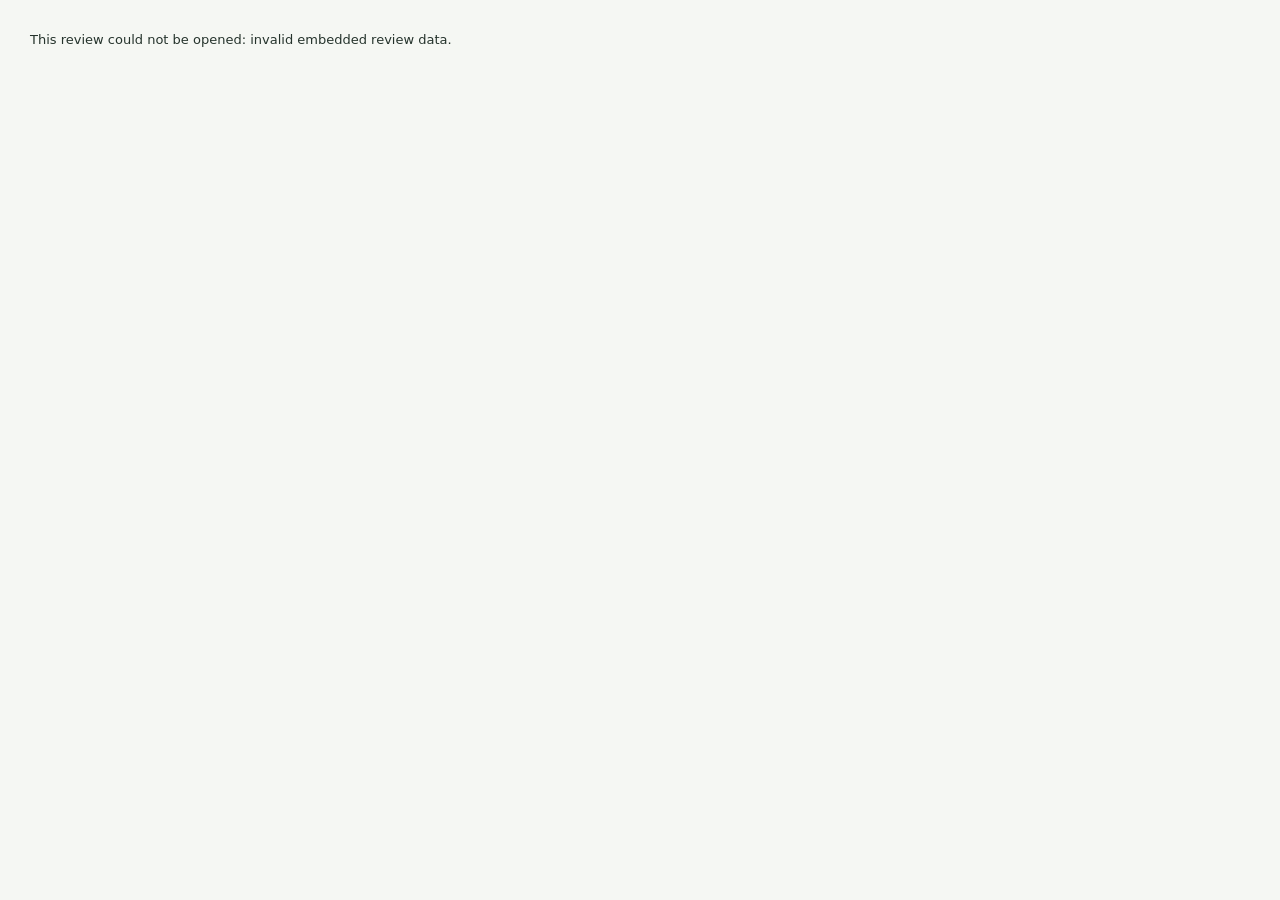
<file: skills/design-deslop/assets/review.html>
<!doctype html>
<html lang="en">
<head>
  <meta charset="utf-8">
  <meta name="viewport" content="width=device-width, initial-scale=1">
  <meta http-equiv="Content-Security-Policy" content="default-src 'none'; img-src data:; font-src data:; media-src data:; frame-src 'self' about:; style-src 'unsafe-inline'; script-src 'unsafe-inline'; connect-src 'none'; base-uri 'none'; form-action 'none'">
  <title>Design review</title>
  <style>
    :root { color-scheme: light; --ink: #25332c; --muted: #6c756f; --line: #dce2dc; --paper: #f5f7f3; --accent: #275e46; --tint: #edf3ed; --danger: #963c34; }
    * { box-sizing: border-box; }
    [hidden] { display: none !important; }
    body { margin: 0; color: var(--ink); background: var(--paper); font: 13px/1.5 system-ui, -apple-system, BlinkMacSystemFont, "Segoe UI", sans-serif; }
    button, select, textarea, input { font: inherit; color: inherit; }
    button { display: inline-flex; align-items: center; justify-content: center; gap: 6px; min-height: 34px; border: 1px solid var(--line); border-radius: 4px; padding: 6px 10px; background: #fff; cursor: pointer; font-weight: 550; }
    button:hover:enabled { background: var(--tint); border-color: #9cad9d; }
    button:disabled { opacity: .48; cursor: not-allowed; }
    button.primary { background: var(--accent); border-color: var(--accent); color: #fff; }
    button.primary:hover:enabled { background: #194a37; }
    button[aria-pressed="true"] { color: var(--accent); background: #e4eee4; border-color: #8fa992; }
    :focus-visible { outline: 3px solid #497da9; outline-offset: 2px; }
    select { min-height: 34px; min-width: 0; max-width: 100%; border: 1px solid var(--line); border-radius: 4px; padding: 5px 24px 5px 8px; background: #fff; }
    textarea { width: 100%; border: 1px solid #c1ccc2; border-radius: 4px; padding: 10px; background: #fff; resize: vertical; line-height: 1.6; }
    h1, h2, h3, p, figure { margin: 0; }
    #app { height: 100vh; height: 100dvh; min-height: 540px; display: flex; flex-direction: column; }
    .page-header { display: flex; align-items: center; justify-content: space-between; gap: 16px; min-height: 62px; padding: 12px 20px; border-bottom: 1px solid var(--line); background: #fff; }
    h1 { font-size: 18px; line-height: 1.3; letter-spacing: -.025em; }
    .header-meta { display: flex; align-items: center; gap: 12px; }
    .quiet, .badge { font-size: 12px; color: var(--muted); }
    .icon-button { width: 34px; padding: 5px; font-size: 16px; }
    #notice { border-bottom: 1px solid var(--line); background: var(--tint); padding: 7px 20px; font-size: 12px; }
    #notice[data-kind="error"] { background: #fff1ed; color: var(--danger); }
    .workspace { display: grid; grid-template-columns: minmax(0, 1fr) 300px; flex: 1; min-height: 0; }
    .visual-workspace { display: flex; flex-direction: column; min-width: 0; min-height: 0; padding: 0 18px 18px; }
    .viewer-toolbar { display: flex; align-items: center; gap: 8px; min-height: 60px; flex-wrap: wrap; padding: 10px 0; }
    .component-navigation { display: flex; align-items: center; gap: 7px; min-width: 0; }
    .focus-controls, .zoom-controls { display: flex; gap: 1px; }
    .focus-controls button, .zoom-controls button { background: transparent; border-color: transparent; padding-inline: 8px; white-space: nowrap; }
    .focus-controls button[aria-pressed="true"], .zoom-controls button[aria-pressed="true"] { background: #e5ece3; color: var(--ink); }
    #component-select { max-width: 170px; }
    #component-select:disabled { display: none; }
    .view-field { margin-left: auto; min-width: 0; }
    #view-select { max-width: 160px; }
    .viewer-more { position: relative; }
    .viewer-more > summary { list-style: none; cursor: pointer; padding: 4px 9px; font-size: 20px; }
    .viewer-more > summary::-webkit-details-marker { display: none; }
    .viewer-more > div { position: absolute; top: 36px; right: 0; z-index: 4; width: 205px; padding: 12px; background: #fff; border: 1px solid var(--line); border-radius: 4px; box-shadow: 0 4px 18px #24312c12; }
    .link-control { display: flex; gap: 7px; align-items: center; font-size: 12px; }
    .link-control input { accent-color: var(--accent); }
    #reset-preview { margin-top: 10px; width: 100%; }
    #dom-status, .comparison-note { margin-bottom: 10px; font-size: 12px; color: #805719; padding: 8px 10px; background: #fff5e3; }
    #dom-status[data-dirty="true"] { color: var(--danger); }
    .comparison { display: grid; grid-template-columns: minmax(0, 1fr) minmax(0, 1fr); gap: 14px; flex: 1; min-height: 0; }
    .screenshot-pane { display: flex; flex-direction: column; min-width: 0; min-height: 0; }
    .pane-heading { display: flex; align-items: baseline; gap: 8px; padding-bottom: 8px; min-width: 0; }
    .pane-kicker { color: var(--muted); font-size: 12px; flex-shrink: 0; }
    .pane-title { font-size: 12px; font-weight: 550; white-space: nowrap; overflow: hidden; text-overflow: ellipsis; }
    #before-title { display: none; }
    .image-viewport { position: relative; overflow: auto; flex: 1; min-height: 0; background: #e8ece5; border: 1px solid #d2dbd0; scrollbar-gutter: stable; overscroll-behavior: contain; }
    .capture-clip { position: relative; overflow: hidden; flex: none; background: #fff; }
    .capture { display: block; max-width: none; height: auto; }
    .capture-clip[data-crop="true"] .capture { position: absolute; }
    .dom-host { position: relative; flex: none; background: #fff; }
    .dom-host iframe { display: block; border: 0; transform-origin: top left; max-width: none; }
    .image-viewport[data-source="dom"] .pane-empty { position: absolute; inset: 0; background: #e8ece5; z-index: 1; }
    .pane-empty { display: flex; align-items: center; justify-content: center; flex-direction: column; gap: 8px; padding: 20px; min-height: 100%; text-align: center; color: var(--muted); }
    .pane-empty p { font-size: 12px; max-width: 32ch; overflow-wrap: anywhere; }
    .review-sidebar { display: flex; flex-direction: column; min-height: 0; background: #fff; border-left: 1px solid var(--line); }
    .sidebar-heading { padding: 19px 16px 12px; }
    .sidebar-heading h2 { font-size: 13px; font-weight: 600; }
    .proposal-list { overflow: auto; flex: 0 1 auto; max-height: 35%; padding: 0 8px; }
    .proposal-row { padding: 7px 8px; border-left: 2px solid transparent; display: flex; align-items: center; gap: 4px; }
    .proposal-row[data-active="true"] { background: var(--tint); border-left-color: var(--accent); }
    .proposal-target { flex: 1; min-width: 0; text-align: left; justify-content: flex-start; border: 0; background: transparent; padding: 4px 0; }
    .proposal-target[aria-pressed="true"] { color: var(--ink); background: transparent; }
    .option-title { display: block; font-size: 12px; line-height: 1.45; }
    .option-actions { display: flex; gap: 1px; }
    .option-actions button { width: 27px; min-height: 29px; padding: 2px; font-size: 15px; border-color: transparent; background: transparent; }
    .option-actions button[aria-pressed="true"] { border-color: #a3b6a3; background: #e0eade; }
    .option-actions button[data-action="reject"][aria-pressed="true"] { color: var(--danger); background: #faeeeb; border-color: #dbb7ae; }
    .note-indicator { margin-left: 5px; color: var(--accent); }
    .selection-link { margin: 10px 16px 0; justify-content: space-between; font-size: 12px; background: #f7f9f5; }
    #selection-count { color: var(--muted); font-variant-numeric: tabular-nums; }
    .proposal-details { padding: 16px; overflow: auto; flex: 1; min-height: 0; }
    .note-label { display: block; margin-bottom: 6px; font-size: 12px; font-weight: 550; }
    #feedback-note { min-height: 88px; font-size: 12px; }
    .note-actions { display: flex; gap: 6px; margin-top: 7px; }
    .note-actions button { min-height: 26px; padding: 2px 6px; font-size: 11px; color: var(--muted); border-color: transparent; }
    details > summary { cursor: pointer; color: var(--muted); font-size: 12px; }
    .supporting-details { margin-top: 14px; }
    .detail-block { margin-top: 12px; font-size: 12px; overflow-wrap: anywhere; }
    .detail-block h4 { color: var(--muted); font-size: 11px; margin: 0 0 4px; }
    .detail-block ul { margin: 0; padding-left: 17px; }
    .proposal-component-scope { font-size: 12px; margin-top: 10px; }
    .overall-feedback { margin: 0 16px 12px; }
    .overall-feedback textarea { margin-top: 8px; min-height: 78px; max-height: 150px; font-size: 12px; }
    .overall-feedback[data-integrated="true"] { margin-top: 16px; flex: 1; }
    .overall-feedback[data-integrated="true"] > summary { color: var(--ink); font-weight: 550; }
    .element-tools { flex: none; padding: 12px 16px; border-top: 1px solid var(--line); background: #f7f9f5; }
    #element-reference { font: 11px/1.5 ui-monospace, SFMono-Regular, Consolas, monospace; min-height: 65px; max-height: 110px; margin: 6px 0; }
    .element-actions { display: flex; gap: 6px; }
    .element-actions button { min-height: 29px; padding: 3px 7px; font-size: 11px; }
    .decision-footer { padding: 12px 16px 16px; border-top: 1px solid var(--line); }
    #open-handoff { width: 100%; }
    .no-options { padding: 8px; color: var(--muted); }
    dialog { width: min(640px, calc(100% - 28px)); max-height: calc(100dvh - 40px); border: 1px solid #bcc8bb; border-radius: 6px; padding: 22px; color: var(--ink); box-shadow: 0 15px 70px #192e2a33; }
    dialog::backdrop { background: #17241d99; }
    .dialog-heading { display: flex; align-items: center; justify-content: space-between; gap: 12px; margin-bottom: 16px; }
    .dialog-heading h2 { font-size: 18px; letter-spacing: -.025em; }
    .intent-controls { display: flex; flex-wrap: wrap; gap: 6px; margin-bottom: 12px; }
    .intent-controls button { font-size: 12px; }
    #export-explanation { color: var(--muted); font-size: 12px; margin: 12px 0; }
    #handoff-message { height: 260px; max-height: 42dvh; font-size: 13px; }
    #export-json { height: 190px; font: 11px/1.5 ui-monospace, SFMono-Regular, Consolas, monospace; margin-top: 10px; }
    .dialog-actions { display: flex; gap: 7px; margin: 12px 0; }
    .export-details { margin-top: 16px; }
    #apply-readiness, #constraints { font-size: 12px; color: var(--danger); margin-bottom: 12px; }
    #export-status { color: var(--accent); font-size: 12px; }
    .help-steps { padding-left: 20px; }
    .help-steps li { padding-left: 4px; margin: 14px 0; }
    .help-steps p { margin-top: 4px; color: var(--muted); font-size: 12px; }
    #help-dialog details { margin: 16px 0; }
    #help-dialog details p { margin-top: 8px; }
    #fatal-error { padding: 30px; }
    .sr-only { position: absolute; width: 1px; height: 1px; padding: 0; margin: -1px; overflow: hidden; clip-path: inset(50%); white-space: nowrap; border: 0; }
    @media (max-width: 1120px) and (min-width: 761px) { .workspace { grid-template-columns: minmax(0, 1fr) 270px; } .visual-workspace { padding-inline: 12px; } .viewer-toolbar { gap: 4px; } #component-select { max-width: 120px; } .view-field { margin-left: 0; } .zoom-controls button { padding-inline: 5px; } }
    @media (max-width: 760px) {
      #app { height: auto; min-height: 100dvh; }
      .page-header { padding: 12px; min-height: 58px; }
      h1 { font-size: 16px; }
      .workspace { display: flex; flex-direction: column; flex: none; }
      .visual-workspace { height: calc(100dvh - var(--review-top-size, 58px)); min-height: 480px; padding: 0 9px 12px; }
      .viewer-toolbar { display: grid; grid-template-columns: minmax(0, 1fr) auto auto auto; gap: 5px; min-height: 92px; }
      .component-navigation { grid-column: 1 / -1; }
      #component-select { max-width: 170px; }
      .view-field { margin-left: 0; flex: 1; }
      #view-select { width: 100%; }
      .comparison { gap: 7px; }
      .pane-heading { display: block; min-height: 42px; }
      .pane-kicker { font-size: 11px; }
      .pane-title { font-size: 11px; }
      .review-sidebar { border-left: 0; border-top: 1px solid var(--line); min-height: 310px; }
      .proposal-list { max-height: 280px; flex: none; }
      .proposal-details { flex: none; overflow: visible; }
      .pane-empty { padding: 12px 7px; }
      .pane-empty p { font-size: 11px; }
    }
    @media (prefers-reduced-motion: reduce) { * { scroll-behavior: auto !important; } }
  </style>
</head>
<body>
  <div id="app">
    <header class="page-header">
      <h1 id="review-title"></h1>
      <div class="header-meta"><span id="stage-label" class="badge" hidden></span><span id="format-label" class="badge" hidden></span><button id="show-help" class="icon-button" type="button" data-i18n-label="help" title="How to use">?</button></div>
    </header>
    <div id="notice" role="status" aria-live="polite" hidden></div>
    <main class="workspace">
      <section class="visual-workspace" aria-label="Before and after comparison">
        <div class="viewer-toolbar">
          <div id="component-navigation" class="component-navigation" hidden>
            <div class="focus-controls" role="group" aria-label="Comparison scope"><button id="focus-whole" type="button" aria-pressed="true" data-i18n="wholeScreen">Whole screen</button><button id="focus-component" type="button" aria-pressed="false" data-i18n="componentFocus">Component</button></div>
            <select id="component-select" data-i18n-label="component"></select>
          </div>
          <div class="view-field"><select id="view-select" data-i18n-label="view"></select></div>
          <div class="zoom-controls" role="group" aria-label="Zoom"><button id="zoom-fit" type="button" aria-pressed="true" data-i18n="fit">Fit</button><button id="zoom-actual" type="button" aria-pressed="false">100%</button></div>
          <button id="element-picker" class="icon-button" type="button" aria-pressed="false" data-i18n-label="elementPicker">⌖</button>
          <details class="viewer-more"><summary data-i18n-label="viewOptions">⋯</summary><div><label class="link-control"><input id="linked-scroll" type="checkbox"><span data-i18n="linkScroll">Link scroll</span></label><button id="reset-preview" type="button" data-i18n="resetPreview">Reset preview</button></div></details>
        </div>
        <p id="dom-status" role="status" hidden></p>
        <p id="preview-notice" class="comparison-note" role="status" hidden></p>
        <div class="comparison" id="comparison-pair">
          <figure class="screenshot-pane" id="before-pane">
            <figcaption class="pane-heading"><p class="pane-kicker" data-i18n="before">Before</p><p id="before-title" class="pane-title"></p></figcaption>
            <div id="before-viewport" class="image-viewport" tabindex="0" role="region" aria-label="Original">
              <div id="before-dom-host" class="dom-host" hidden></div><div id="before-clip" class="capture-clip" hidden><img id="before-image" class="capture" alt="" hidden></div><div id="before-empty" class="pane-empty"><strong></strong><p></p></div>
            </div>
            <p id="before-meta" hidden></p>
          </figure>
          <figure class="screenshot-pane" id="after-pane">
            <figcaption class="pane-heading"><p id="after-kicker" class="pane-kicker"></p><p id="after-title" class="pane-title"></p></figcaption>
            <div id="after-viewport" class="image-viewport" tabindex="0" role="region" aria-label="Preview">
              <div id="after-dom-host" class="dom-host" hidden></div><div id="after-clip" class="capture-clip" hidden><img id="after-image" class="capture" alt="" hidden></div><div id="after-empty" class="pane-empty"><strong></strong><p></p></div>
            </div>
            <p id="after-meta" hidden></p>
          </figure>
        </div>
      </section>
      <aside class="review-sidebar" aria-label="Review choices">
        <div class="sidebar-heading"><h2 data-i18n="changes">Changes</h2></div>
        <div id="proposal-list" class="proposal-list"></div>
        <button id="integrated-comparison" class="selection-link" type="button" aria-pressed="false"><span data-i18n="integratedComparison">Selected combination</span><span id="selection-count"></span></button>
        <section id="proposal-details" class="proposal-details" aria-label="Active proposal details"></section>
        <details id="overall-feedback" class="overall-feedback"><summary data-i18n="overallFeedback">Overall feedback</summary><label class="sr-only" for="review-note" data-i18n="overallFeedback">Overall feedback</label><textarea id="review-note" rows="3"></textarea></details>
        <div id="element-tools" class="element-tools" hidden>
          <label for="element-reference" class="note-label" data-i18n="elementReference">Selected element</label><textarea id="element-reference" rows="3" readonly spellcheck="false"></textarea>
          <div class="element-actions"><button id="add-reference" type="button" data-i18n="addReference">Add to note</button><button id="copy-reference" type="button" data-i18n="copyReference">Copy</button><button id="close-reference" type="button" data-i18n="close">Close</button></div>
        </div>
        <footer class="decision-footer"><button id="open-handoff" class="primary" type="button" data-i18n="handoff">Share with agent</button></footer>
      </aside>
    </main>
  </div>
  <dialog id="export-dialog" aria-labelledby="export-title" aria-describedby="export-explanation">
    <div class="dialog-heading"><h2 id="export-title" data-i18n="handoff">Share with agent</h2><button id="close-export" class="icon-button" type="button" data-i18n-label="close">×</button></div>
    <div class="intent-controls" role="group" data-i18n-label="requestType"><button id="review-feedback" type="button" data-i18n="feedback">Request another draft</button><button id="apply-selected" type="button" data-i18n="apply" disabled>Apply accepted</button><button id="retain-original" type="button" data-i18n="retain">Keep original</button></div>
    <ul id="constraints" hidden></ul><p id="apply-readiness" hidden></p>
    <p id="export-explanation"></p>
    <textarea id="handoff-message" readonly data-i18n-label="agentMessage"></textarea>
    <div class="dialog-actions"><button id="copy-message" class="primary" type="button" data-i18n="copyMessage">Copy message</button></div>
    <p id="export-status" role="status" aria-live="polite"></p>
    <details class="export-details"><summary data-i18n="receiptDetails">Decision file</summary><textarea id="export-json" readonly spellcheck="false" aria-label="Decision JSON"></textarea><div class="dialog-actions"><button id="download-json" type="button" data-i18n="download">Download JSON</button><button id="copy-json" type="button" data-i18n="copy">Copy JSON</button></div></details>
  </dialog>
  <dialog id="help-dialog" aria-labelledby="help-title">
    <div class="dialog-heading"><h2 id="help-title" data-i18n="help">How to use</h2><button id="close-help" class="icon-button" type="button" data-i18n-label="close">×</button></div>
    <ol class="help-steps"><li><strong data-i18n="helpChoose">Choose a proposal</strong><p data-i18n="helpChooseDetail"></p></li><li><strong data-i18n="helpPartial">Keep only what you like</strong><p data-i18n="helpPartialDetail"></p></li><li><strong data-i18n="helpSend">Send your request</strong><p data-i18n="helpSendDetail"></p></li></ol>
    <details><summary data-i18n="reviewContext">Review details</summary><p id="review-identity" class="quiet"></p><p id="review-summary" class="quiet"></p><p id="selection-title" class="quiet"></p><p id="component-scope" class="quiet"></p><p id="view-conditions" class="quiet"></p><p id="scale-label" class="quiet"></p><p id="draft-status" class="quiet"></p><p id="preview-format-description" class="quiet"></p><p id="scroll-note" class="quiet" data-i18n="scrollNote"></p></details>
    <button id="import-decisions" type="button" data-i18n="import">Import JSON</button><input id="import-file" type="file" accept=".json,application/json" hidden>
  </dialog>
  <p id="fatal-error" role="alert" hidden></p>
  <script type="application/json" id="review-data">__REVIEW_DATA__</script>
  <script>__DOM_PREVIEW__</script>
  <script>
    (() => {
      "use strict";
      const $ = id => document.getElementById(id);
      let data;
      try { data = JSON.parse($("review-data").textContent); }
      catch (error) {
        $("app").hidden = true;
        $("fatal-error").hidden = false;
        $("fatal-error").textContent = "This review could not be opened: invalid embedded review data.";
        return;
      }

      const messages = {
        en: {
          overallFeedback: "Overall feedback", overallPlaceholder: "Feedback on the whole review, or a new direction to explore.",
          eyebrow: "Design review", view: "View", fit: "Fit", linkScroll: "Link scroll", viewSelection: "View selection", viewOutcome: "View outcome", scrollNote: "Linked scroll follows relative positions; content may not align.", before: "Before · original", afterOption: "After · individual option", afterSelection: "After · selected set", afterOriginal: "After · original retained", afterUnchanged: "After · unchanged original", afterApplied: "After · applied result", changes: "Changes to consider", import: "Import JSON", feedback: "Export feedback", retain: "Retain original", apply: "Apply selected", exportHint: "Exports decision JSON. Does not edit your project.", close: "Close", download: "Download JSON", copy: "Copy JSON", stageProposal: "Proposal · draft choices", stageApplied: "Already applied", stageRetained: "Original retained", round: n => `Round ${n}`, accept: "Accept", reject: "Reject", defer: "Defer", reset: "Reset", pending: "Pending", accepted: "Accepted", rejected: "Rejected", deferred: "Deferred", applied: "Applied", resetTitle: "Reset to pending", note: "Your feedback", notePlaceholder: "What should stay, change, or be explored?", notePresent: " · note", observation: "Observation", benefit: "Expected benefit", tradeoff: "Tradeoff", scope: "Affected scope", preserved: "Preserved", checks: "Reported checks", requires: "Requires", conflicts: "Conflicts with", question: "Comparison question", noneRecorded: "None recorded", rendered: "Rendered", concept: "Concept", unavailable: "Unavailable", originalDescription: "Baseline", loading: "Loading capture…", loadingDetail: "Apply stays unavailable until both images decode.", missing: "Capture unavailable", missingDetail: "No image was supplied for this view. You can still export feedback.", failed: "Capture could not load", failedDetail: "This image did not decode. Apply remains unavailable.", pixels: (w, h) => `${w} × ${h} px`, captureInfo: (w, h, zoom) => `${w} × ${h} px · ${zoom}% scale`, baselineAlt: (label, view) => `${label}, original, ${view}`, previewAlt: (label, view) => `${label}, preview, ${view}`, noOptions: "No changes proposed", noOptionsDetail: "The original is shown in both panes. Export feedback or choose to retain it.", noSelection: "No accepted changes", selection: n => `${n} accepted ${n === 1 ? "change" : "changes"}`, currentApplied: n => `${n} ${n === 1 ? "change already applied" : "changes already applied"}`, currentRetained: "Original retained", missingCombination: title => `No combined render exists for these choices. Showing only “${title}”; this image does not represent the selected set. Export feedback to request a combined preview.`, conceptNotice: "Concept preview — this is not verified rendered evidence. Feedback is available; applying is blocked.", unavailableNotice: "Rendered evidence is unavailable. Export feedback to request a render.", appliedNotice: "This is the already-applied result. Choices are locked; feedback does not revert the project.", retainedNotice: "The original was retained. Choices are locked; feedback does not change the project.", siblingNotice: (oldTitle, newTitle) => `“${newTitle}” accepted. Alternative “${oldTitle}” returned to pending.`, dependency: (title, requirement) => `“${title}” requires “${requirement}”. Accept the requirement explicitly.`, conflict: (left, right) => `“${left}” conflicts with “${right}”.`, groupConflict: names => `Only one alternative may be accepted: ${names}.`, selectFirst: "Accept a change to review a selection, or retain the original.", sourceMissing: "Source fingerprints are unavailable. Export feedback; this artifact cannot authorize application.", resolveConstraints: "Resolve the requirements or conflicts before applying.", inspectSelection: "Choose “View selection” to inspect the exact accepted set before applying.", combinationMissing: "An exact combined render is required before this selection can be applied.", evidenceMissing: "The selected preview is not rendered evidence. Export feedback to request a render.", missingViews: names => `Missing capture evidence: ${names}.`, decodePending: "Waiting for both active captures to decode. Applying is blocked.", decodeError: "An active image failed to decode. Applying is blocked.", ready: "Exact selection displayed and active images decoded. Ready to export the application request.", lockedApplied: "Already-applied outcome. Export feedback for a further revision.", lockedRetained: "Retained outcome. Export feedback for a further revision.", draftOnly: "Choices are drafts until you export and submit an action.", draftSaved: "Draft saved in this browser. Submit an export to communicate your decision.", storageUnavailable: "Browser storage is unavailable. Export JSON to keep your draft.", restored: "Restored this artifact’s browser draft. No project changes were made.", invalidStored: "The saved browser draft was invalid and was not restored.", imported: "Imported choices as a draft. Inspect “View selection” before exporting an application request.", importFailed: reason => `Import rejected: ${reason}`, importShape: "invalid decision receipt structure", importIdentity: "this receipt belongs to another review, fingerprint, or round", importOptions: "unknown options or invalid decision entries", importSelection: "selected IDs do not match accepted decisions", importLocked: "this receipt would change locked outcome decisions", importIntent: "the receipt’s action is incompatible with its choices or evidence", importDate: "invalid export timestamp", exportFeedbackTitle: "Export review feedback", exportApplyTitle: "Export application request", exportRetainTitle: "Export original-retention decision", exportFeedback: "This JSON records your choices and notes for revision, including missing renders or unresolved combinations. Download or copy it, then submit it to the agent. Exporting does not edit your project.", exportApply: "This JSON requests application of the exact displayed selection. Download or copy it, then submit it to the agent, which must check source freshness before applying. Exporting does not edit your project.", exportRetain: "This JSON records your decision to retain the original. Download or copy it, then submit it to the agent. Exporting does not edit your project.", downloaded: "JSON download requested. Submit the file to communicate this decision.", copied: "JSON copied. Submit it to communicate this decision.", copyFallback: "Automatic copy is unavailable. The JSON is selected; copy it with your keyboard or use Download JSON.", downloadFailed: "Download is unavailable. Copy the selectable JSON instead.", importTooLarge: "the JSON file is too large", compareLabel: "Before and after comparison", originalRegion: "Original screenshot; scroll to inspect", previewRegion: "Preview screenshot; scroll to inspect", choicesLabel: "Review choices", detailsLabel: "Active proposal details", zoomLabel: "Image zoom", decisionJSON: "Decision JSON"
        },
        ko: {
          overallFeedback: "전체 의견", overallPlaceholder: "검토 전체에 대한 의견이나 새로 살펴볼 방향을 적어 주세요.",
          eyebrow: "디자인 검토", view: "보기", fit: "맞춤", linkScroll: "스크롤 연결", viewSelection: "선택 조합 보기", viewOutcome: "결과 보기", scrollNote: "스크롤은 상대 위치로 연결됩니다. 같은 내용이 정렬된다는 뜻은 아닙니다.", before: "변경 전 · 원본", afterOption: "변경 후 · 개별 제안", afterSelection: "변경 후 · 선택 조합", afterOriginal: "변경 후 · 원본 유지", afterUnchanged: "변경 후 · 원본 그대로", afterApplied: "변경 후 · 적용된 결과", changes: "검토할 변경", import: "JSON 가져오기", feedback: "피드백 내보내기", retain: "원본 유지", apply: "선택 항목 적용", exportHint: "결정 JSON을 내보냅니다. 프로젝트는 수정하지 않습니다.", close: "닫기", download: "JSON 다운로드", copy: "JSON 복사", stageProposal: "제안 · 선택 초안", stageApplied: "적용 완료", stageRetained: "원본 유지 완료", round: n => `${n}차 검토`, accept: "수락", reject: "거절", defer: "보류", reset: "초기화", pending: "미결정", accepted: "수락", rejected: "거절", deferred: "보류", applied: "적용됨", resetTitle: "미결정으로 초기화", note: "내 피드백", notePlaceholder: "유지하거나 바꾸고 싶은 점을 적어 주세요.", notePresent: " · 메모", observation: "관찰", benefit: "예상 이점", tradeoff: "절충점", scope: "영향 범위", preserved: "유지되는 요소", checks: "기록된 확인 항목", requires: "필수 선행 제안", conflicts: "함께 선택할 수 없는 제안", question: "비교할 질문", noneRecorded: "기록 없음", rendered: "렌더링됨", concept: "콘셉트", unavailable: "근거 없음", originalDescription: "기준 원본", loading: "캡처 불러오는 중…", loadingDetail: "두 이미지의 디코딩이 끝나야 적용을 요청할 수 있습니다.", missing: "캡처 없음", missingDetail: "이 보기의 이미지가 제공되지 않았습니다. 피드백은 내보낼 수 있습니다.", failed: "캡처를 열 수 없음", failedDetail: "이미지를 디코딩하지 못했습니다. 적용을 요청할 수 없습니다.", pixels: (w, h) => `${w} × ${h} px`, captureInfo: (w, h, zoom) => `${w} × ${h} px · ${zoom}% 배율`, baselineAlt: (label, view) => `${label}, 원본, ${view}`, previewAlt: (label, view) => `${label}, 미리보기, ${view}`, noOptions: "제안된 변경 없음", noOptionsDetail: "양쪽에 원본이 표시됩니다. 피드백을 보내거나 원본 유지를 선택할 수 있습니다.", noSelection: "수락한 변경 없음", selection: n => `${n}개 변경 수락`, currentApplied: n => `${n}개 변경 적용 완료`, currentRetained: "원본 유지 완료", missingCombination: title => `선택 조합의 렌더링이 없습니다. 지금은 “${title}”만 표시하며, 선택한 전체 결과가 아닙니다. 피드백으로 조합 미리보기를 요청하세요.`, conceptNotice: "콘셉트 미리보기입니다. 검증된 렌더링 근거가 아니므로 피드백만 내보낼 수 있습니다.", unavailableNotice: "렌더링 근거가 없습니다. 피드백으로 렌더링을 요청하세요.", appliedNotice: "이미 적용된 결과입니다. 선택은 잠겨 있으며, 피드백을 보내도 프로젝트가 되돌려지지 않습니다.", retainedNotice: "원본을 유지한 결과입니다. 선택은 잠겨 있으며, 피드백으로 프로젝트가 바뀌지 않습니다.", siblingNotice: (oldTitle, newTitle) => `“${newTitle}”을 수락했습니다. 대안 “${oldTitle}”은 미결정으로 돌아갔습니다.`, dependency: (title, requirement) => `“${title}”에는 “${requirement}”이 필요합니다. 선행 제안도 직접 수락하세요.`, conflict: (left, right) => `“${left}”과 “${right}”은 함께 선택할 수 없습니다.`, groupConflict: names => `대안 중 하나만 수락할 수 있습니다: ${names}.`, selectFirst: "변경을 수락해 선택 조합을 검토하거나, 원본 유지를 선택하세요.", sourceMissing: "원본 파일 지문이 없어 적용을 승인할 수 없는 자료입니다. 피드백을 내보내세요.", resolveConstraints: "선행 조건이나 충돌을 해결해야 적용을 요청할 수 있습니다.", inspectSelection: "“선택 조합 보기”에서 수락한 항목의 정확한 결과를 먼저 확인하세요.", combinationMissing: "이 선택을 적용하려면 정확한 조합의 렌더링이 필요합니다.", evidenceMissing: "선택 미리보기가 렌더링 근거가 아닙니다. 피드백으로 렌더링을 요청하세요.", missingViews: names => `누락된 캡처 근거: ${names}.`, decodePending: "현재 비교 이미지 두 개의 디코딩을 기다리고 있습니다. 적용은 잠겨 있습니다.", decodeError: "현재 이미지의 디코딩에 실패했습니다. 적용은 잠겨 있습니다.", ready: "정확한 선택 조합과 현재 이미지 디코딩을 확인했습니다. 적용 요청을 내보낼 수 있습니다.", lockedApplied: "이미 적용된 결과입니다. 추가 수정은 피드백으로 요청하세요.", lockedRetained: "원본을 유지한 결과입니다. 추가 수정은 피드백으로 요청하세요.", draftOnly: "선택은 초안입니다. 결정을 내보내 제출해야 전달됩니다.", draftSaved: "이 브라우저에 초안을 저장했습니다. 결정을 전달하려면 내보낸 파일을 제출하세요.", storageUnavailable: "브라우저에 저장할 수 없습니다. 초안을 보관하려면 JSON을 내보내세요.", restored: "이 자료의 브라우저 초안을 복원했습니다. 프로젝트는 바뀌지 않았습니다.", invalidStored: "저장된 브라우저 초안이 올바르지 않아 복원하지 않았습니다.", imported: "선택을 초안으로 가져왔습니다. 적용 요청 전 “선택 조합 보기”를 확인하세요.", importFailed: reason => `가져오기 거부: ${reason}`, importShape: "결정 기록 형식이 올바르지 않습니다", importIdentity: "다른 검토, 지문 또는 차수의 기록입니다", importOptions: "알 수 없는 제안 또는 잘못된 결정 항목이 있습니다", importSelection: "선택 ID와 수락한 결정이 일치하지 않습니다", importLocked: "잠긴 결과의 결정을 바꾸는 기록입니다", importIntent: "요청 동작이 선택 또는 근거와 맞지 않습니다", importDate: "내보내기 시간이 올바르지 않습니다", exportFeedbackTitle: "검토 피드백 내보내기", exportApplyTitle: "적용 요청 내보내기", exportRetainTitle: "원본 유지 결정 내보내기", exportFeedback: "선택과 메모를 수정 요청으로 기록합니다. 누락된 렌더링이나 해결되지 않은 조합도 요청할 수 있습니다. JSON을 내려받거나 복사해 에이전트에게 제출하세요. 내보내기만으로 프로젝트는 수정되지 않습니다.", exportApply: "현재 표시된 정확한 선택 조합의 적용을 요청합니다. JSON을 내려받거나 복사해 에이전트에게 제출하세요. 에이전트는 적용 전 원본이 바뀌지 않았는지 확인해야 합니다. 내보내기만으로 프로젝트는 수정되지 않습니다.", exportRetain: "원본을 유지한다는 결정을 기록합니다. JSON을 내려받거나 복사해 에이전트에게 제출하세요. 내보내기만으로 프로젝트는 수정되지 않습니다.", downloaded: "JSON 다운로드를 요청했습니다. 결정을 전달하려면 파일을 제출하세요.", copied: "JSON을 복사했습니다. 결정을 전달하려면 제출하세요.", copyFallback: "자동 복사를 사용할 수 없어 JSON을 선택했습니다. 키보드로 복사하거나 JSON 다운로드를 사용하세요.", downloadFailed: "다운로드할 수 없습니다. 선택 가능한 JSON을 복사하세요.", importTooLarge: "JSON 파일이 너무 큽니다", compareLabel: "변경 전후 비교", originalRegion: "원본 스크린샷; 스크롤하여 확인", previewRegion: "미리보기 스크린샷; 스크롤하여 확인", choicesLabel: "검토 선택", detailsLabel: "활성 제안 상세", zoomLabel: "이미지 배율", decisionJSON: "결정 JSON"
        }
      };
      Object.assign(messages.en, {
        reviewContext: "Review details", captureDetails: "Capture details", wholeScreen: "Whole screen", componentFocus: "Component focus", component: "Component", comparisonScope: "Comparison scope",
        supportingDetails: "Rationale, scope & checks", proposalComponents: names => `Components in this proposal: ${names}. Accepted together as one change.`, selectionComponents: names => `Components in the selected set: ${names}. Applying includes every selected proposal.`, baselineComponents: "Inspect baseline components in both panes.",
        regionMissing: "Component region unavailable", regionMissingDetail: name => `No measured region for “${name}” in this capture. Return to the whole screen to inspect the available evidence.`, regionCombinationDetail: "This selected set has no exact combined render. An individual option cannot supply its component geometry.", regionIssue: "A focused region is unavailable. Inspect the whole screen to review or apply the complete selection.", componentCaptureInfo: (w, h, zoom) => `Region ${w} × ${h} px · ${zoom}%`,
      });
      Object.assign(messages.ko, {
        reviewContext: "검토 정보", captureDetails: "캡처 조건", wholeScreen: "전체 화면", componentFocus: "컴포넌트 집중", component: "컴포넌트", comparisonScope: "비교 범위",
        supportingDetails: "제안 근거 · 범위 · 확인 항목", proposalComponents: names => `이 제안의 컴포넌트: ${names}. 하나의 변경으로 함께 수락합니다.`, selectionComponents: names => `선택 조합의 컴포넌트: ${names}. 적용 요청에는 선택한 모든 제안이 포함됩니다.`, baselineComponents: "양쪽에서 원본의 컴포넌트를 확인합니다.",
        regionMissing: "컴포넌트 영역 근거 없음", regionMissingDetail: name => `이 캡처에는 “${name}”의 측정 영역이 없습니다. 전체 화면에서 제공된 근거를 확인하세요.`, regionCombinationDetail: "선택한 조합의 정확한 렌더링이 없습니다. 개별 제안의 영역을 조합의 근거로 사용할 수 없습니다.", regionIssue: "집중한 영역의 근거가 없습니다. 전체 화면에서 선택한 전체 결과를 검토하거나 적용을 요청할 수 있습니다.", componentCaptureInfo: (w, h, zoom) => `영역 ${w} × ${h} px · ${zoom}%`,
      });
      Object.assign(messages.en, {
        domView: "DOM snapshot", captureView: "Captured image", integratedComparison: "Integrated comparison", elementPicker: "Element picker", resetPreview: "Reset preview", elementReference: "Selected element reference", copyReference: "Copy reference", addReference: "Add reference to feedback",
        domDescription: "Frozen HTML/CSS, with native element inspection. Application interactions are disabled. DevTools edits are exploratory; reset before applying.", domFocusDescription: "Component focus scrolls to and outlines the source element inside the original viewport. Use 100% for readable detail; scroll within the frame for taller content.", domLoading: "Loading frozen DOM…", domMissing: "DOM snapshot unavailable", domMissingDetail: "No HTML document was supplied for this exact preview and view. Choose Captured image to inspect the provided image evidence.", domError: "DOM snapshot cannot be verified", domErrorDetail: "The document or inspection bridge failed. Reset preview or choose Captured image.", domSelector: "Component selector unavailable", domSelectorDetail: "A component selector is missing, invalid, or matches more than one element. The full document remains inspectable, but DOM-mode application is blocked.", domDirty: "Preview changed in DevTools. These edits are not a proposal. Reset preview to restore the embedded documents before applying.", domPending: "Both frozen DOM frames must be ready before applying.", domReady: "Exact selection, capture evidence and frozen DOM frames verified. Ready to export the application request.", domMeta: (w, h, scale) => `DOM viewport ${w} × ${h} px · ${scale}%`, combinationUnavailable: "Exact combination unavailable", combinationUnavailableDetail: "No combined document or capture was supplied for this exact accepted set. Export feedback to request it.", combinationIntegratedNotice: "No exact combined result exists for these choices. Application is blocked; export feedback to request a combined preview.", referenceAdded: "Element reference added to feedback. Add the change you want in the same note.", referenceCopied: "Element reference copied.", referenceFallback: "The reference is selected. Copy it with your keyboard.", domInspectRegion: "Frozen DOM snapshot; scroll inside the original viewport or inspect an element", checkingDOM: "Checking the current DOM and styles before export…"
      });
      Object.assign(messages.ko, {
        domView: "DOM 스냅샷", captureView: "캡처 이미지", integratedComparison: "통합 비교", elementPicker: "요소 선택", resetPreview: "미리보기 초기화", elementReference: "선택한 요소 참조", copyReference: "참조 복사", addReference: "피드백에 참조 추가",
        domDescription: "원본 요소를 검사할 수 있는 고정 HTML/CSS입니다. 앱 동작은 실행되지 않습니다. DevTools 수정은 탐색용이며 적용 전 초기화가 필요합니다.", domFocusDescription: "원래 뷰포트 안에서 컴포넌트로 이동하고 테두리를 표시합니다. 자세히 읽으려면 100%를 선택하고, 긴 내용은 프레임 안에서 스크롤하세요.", domLoading: "고정 DOM 불러오는 중…", domMissing: "DOM 스냅샷 없음", domMissingDetail: "이 정확한 미리보기와 화면 크기의 HTML 문서가 없습니다. 캡처 이미지를 선택해 제공된 이미지 근거를 확인하세요.", domError: "DOM 스냅샷 확인 실패", domErrorDetail: "문서나 검사 연결에 문제가 있습니다. 미리보기를 초기화하거나 캡처 이미지를 선택하세요.", domSelector: "컴포넌트 선택자 확인 실패", domSelectorDetail: "선택자가 없거나 잘못되었거나 여러 요소와 일치합니다. 전체 문서는 검사할 수 있지만 DOM 모드에서 적용은 잠겨 있습니다.", domDirty: "DevTools에서 미리보기가 바뀌었습니다. 이 수정은 제안이 아닙니다. 적용 전 미리보기 초기화로 내장 문서를 복원하세요.", domPending: "두 고정 DOM 프레임을 확인해야 적용을 요청할 수 있습니다.", domReady: "정확한 선택 조합, 캡처 근거와 고정 DOM을 확인했습니다. 적용 요청을 내보낼 수 있습니다.", domMeta: (w, h, scale) => `DOM 뷰포트 ${w} × ${h} px · ${scale}%`, combinationUnavailable: "정확한 선택 조합 없음", combinationUnavailableDetail: "수락한 정확한 조합의 문서나 캡처가 없습니다. 피드백으로 조합 결과를 요청하세요.", combinationIntegratedNotice: "선택한 정확한 조합의 결과가 없습니다. 적용은 잠겨 있으며 피드백으로 조합 미리보기를 요청할 수 있습니다.", referenceAdded: "피드백에 요소 참조를 추가했습니다. 같은 메모에 원하는 변경을 적어 주세요.", referenceCopied: "요소 참조를 복사했습니다.", referenceFallback: "참조를 선택했습니다. 키보드로 복사하세요.", domInspectRegion: "고정 DOM 스냅샷; 원래 뷰포트 안에서 스크롤하거나 요소 검사", checkingDOM: "내보내기 전 현재 DOM과 스타일을 확인하고 있습니다…"
      });
      Object.assign(messages.en, {
        before: "Before", afterOption: "After", afterSelection: "After", afterUnchanged: "Unchanged", afterOriginal: "Original", afterApplied: "Applied",
        changes: "Proposals", wholeScreen: "Whole", componentFocus: "Component", integratedComparison: "Selected combination", supportingDetails: "About this change",
        accept: "Accept whole proposal", accepted: "Accept whole proposal", revise: "Take part / request changes", reject: "Exclude", rejected: "Exclude", reset: "Clear choice", note: "Your note", notePresent: "Has a note",
        partialNote: "What would you keep?", partialPlaceholder: "Keep the title spacing, but leave the background as it was.", notePlaceholder: "What should stay or change?",
        mixedPreview: "Includes image fallback", captureFallback: "Image preview", captureDescription: "This older review uses captured images; element inspection is unavailable. Choices remain drafts until shared.", imported: "Draft imported. Open Selected combination before applying.", viewOptions: "View options", help: "How to use", handoff: "Share with agent", requestType: "Request type", agentMessage: "Message for the agent", copyMessage: "Copy request", receiptDetails: "Decision file (JSON)",
        feedback: "Request another draft", apply: "Apply accepted", retain: "Keep original", elementReference: "Selected element", addReference: "Add to note", copyReference: "Copy",
        helpChoose: "Compare and choose", helpChooseDetail: "Open a proposal. ✓ keeps the whole proposal, ◐ requests only part or a revision, × excludes it. Click the same choice again to clear it. Use Selected combination to see all accepted changes together.",
        helpPartial: "Point to the part you want", helpPartialDetail: "Choose ◐ and describe what to keep and what to leave unchanged. Use ⌖ to pick an element, then Add to note. The agent turns that request into a new before/after preview; it does not adopt the whole proposal.",
        helpSend: "Continue in your conversation", helpSendDetail: "Share with agent → Copy request, then paste into the conversation. Request another draft for revisions. To apply, inspect Selected combination and choose Apply accepted. This page does not send messages or edit your files.",
        exportFeedback: "Copy this request and paste it into your conversation. The agent will prepare the next preview from your choices and notes.",
        exportApply: "Copy this request into your conversation to apply the exact accepted combination. The agent checks the current source first; this page does not edit files.",
        exportRetain: "Copy this request into your conversation to keep the original and end this round.",
        messageFeedback: "Prepare a new before/after preview using the choices below. For partial requests, take only the specified parts and preserve the rest. If the requested scope is unclear, clarify it. Do not apply these drafts to the product yet.",
        messageApply: "Apply only the exact accepted combination below, after checking the current source. Do not apply partial requests, excluded or unchosen proposals; their notes are for a later preview.",
        messageRetain: "Keep the original. Do not apply the proposals in this round.", messageSelection: "Apply this exact selection", messageIdentity: "Review", messageCopied: "Copied. Paste the request into your conversation.", messageCopyFallback: "The request is selected. Copy it with your keyboard and paste it into your conversation.",
        inspectSelection: "Open Selected combination before requesting application.", missingViews: names => `Missing comparison evidence: ${names}.`, domMissingDetail: "This view has no HTML preview. Request it in your feedback.", domErrorDetail: "The preview could not be verified. Reset it from View options.",
        domDirty: "Preview edited. Use ⋯ → Reset preview before applying; describe any edits you want in your note.", domReady: "Exact accepted combination ready.", domDescription: "Frozen HTML/CSS supports DevTools inspection. Application actions do not run here. Choices stay in this browser until you share a request."
      });
      Object.assign(messages.ko, {
        before: "변경 전", afterOption: "변경 후", afterSelection: "변경 후", afterUnchanged: "원본 유지", afterOriginal: "원본", afterApplied: "적용 결과",
        changes: "변경안", wholeScreen: "전체", componentFocus: "부분", integratedComparison: "선택 조합", supportingDetails: "변경 설명",
        accept: "전체 채택", accepted: "전체 채택", revise: "일부 차용 · 수정 요청", reject: "제외", rejected: "제외", reset: "선택 해제", note: "의견", notePresent: "메모 있음",
        partialNote: "어떤 부분을 가져올까요?", partialPlaceholder: "제목 간격만 가져오고, 배경은 기존대로 유지해 주세요.", notePlaceholder: "유지하거나 바꾸고 싶은 점을 적어 주세요.",
        mixedPreview: "일부 영역은 이미지", captureFallback: "이미지 미리보기", captureDescription: "이 자료는 캡처 이미지로 비교하며 요소 검사는 지원하지 않습니다. 선택은 전달하기 전까지 초안입니다.", imported: "선택을 가져왔습니다. 적용 전 선택 조합을 확인하세요.", viewOptions: "보기 옵션", help: "사용법", handoff: "에이전트에게 전달", requestType: "요청 종류", agentMessage: "에이전트에게 보낼 내용", copyMessage: "요청 복사", receiptDetails: "선택 파일 (JSON)",
        feedback: "다음 시안 요청", apply: "채택안 적용", retain: "원본 유지", elementReference: "선택한 요소", addReference: "의견에 추가", copyReference: "복사",
        helpChoose: "비교하고 선택", helpChooseDetail: "변경안을 눌러 비교하세요. ✓는 전체 채택, ◐는 일부 차용·수정 요청, ×는 제외입니다. 같은 버튼을 다시 누르면 해제됩니다. 선택 조합에서 채택한 변경들을 함께 볼 수 있습니다.",
        helpPartial: "마음에 드는 부분만 지정", helpPartialDetail: "◐를 누르고 가져올 부분과 유지할 부분을 적으세요. ⌖로 요소를 찍고 의견에 추가하면 위치도 전달됩니다. 에이전트가 그 범위로 다음 비교안을 만듭니다.",
        helpSend: "대화에서 이어가기", helpSendDetail: "에이전트에게 전달 → 요청 복사 후 이 대화에 붙여 넣으세요. 수정하려면 다음 시안 요청, 적용하려면 선택 조합을 확인한 뒤 채택안 적용을 고르세요. 이 화면은 메시지를 자동 전송하거나 파일을 수정하지 않습니다.",
        exportFeedback: "요청을 복사해 이 대화에 붙여 넣으세요. 선택과 의견을 바탕으로 다음 비교안을 만듭니다.",
        exportApply: "요청을 복사해 이 대화에 붙여 넣으면, 에이전트가 현재 소스를 확인하고 채택한 조합만 적용합니다. 이 화면에서 파일이 바뀌지는 않습니다.",
        exportRetain: "요청을 복사해 이 대화에 붙여 넣으면 원본을 유지하고 이번 검토를 마칩니다.",
        messageFeedback: "아래 선택과 의견으로 다음 변경 전·후 비교안을 만들어 주세요. 일부 차용은 지정한 부분만 가져오고 나머지는 유지해 주세요. 범위가 불명확하면 확인해 주세요. 아직 원본 프로젝트에 적용하지 마세요.",
        messageApply: "현재 소스가 바뀌지 않았는지 확인한 뒤 아래 전체 채택 항목의 정확한 조합만 적용해 주세요. 일부 차용·제외·미선택 항목은 적용하지 마세요. 해당 의견은 다음 시안을 위한 메모입니다.",
        messageRetain: "원본을 유지하고 이번 검토를 마칠게요. 이번 변경안은 적용하지 마세요.", messageSelection: "적용할 정확한 조합", messageIdentity: "검토", messageCopied: "복사했습니다. 이 대화에 붙여 넣으세요.", messageCopyFallback: "요청 내용을 선택했습니다. 키보드로 복사해 이 대화에 붙여 넣으세요.",
        inspectSelection: "선택 조합을 확인한 뒤 적용을 요청할 수 있습니다.", missingViews: names => `비교 근거 없음: ${names}.`, domMissingDetail: "이 보기의 HTML 미리보기가 없습니다. 의견으로 요청해 주세요.", domErrorDetail: "미리보기를 확인하지 못했습니다. 보기 옵션에서 초기화해 주세요.",
        domDirty: "미리보기가 수정되었습니다. 적용 전 ⋯ → 미리보기 초기화로 복원하고, 원하는 수정은 의견으로 남겨 주세요.", domReady: "채택한 조합을 확인했습니다.", domDescription: "검토 시점의 HTML/CSS입니다. DevTools 검사는 가능하지만 앱 동작은 실행되지 않습니다. 선택은 요청을 전달하기 전까지 이 브라우저에만 저장됩니다."
      });
      const language = data.language === "ko" ? "ko" : "en";
      const t = (key, ...args) => typeof messages[language][key] === "function" ? messages[language][key](...args) : messages[language][key];
      const node = (tag, text, className) => {
        const element = document.createElement(tag);
        if (text !== undefined) element.textContent = text;
        if (className) element.className = className;
        return element;
      };
      const proposals = new Map(data.proposals.map(proposal => [proposal.id, proposal]));
      const combinations = new Map(data.combinations.map(combination => [combination.id, combination]));
      const components = new Map((data.components || []).map(component => [component.id, component]));
      const locked = data.stage !== "proposal";
      const initialDecisions = () => Object.fromEntries(data.proposals.map(proposal => [proposal.id, { status: data.stage === "applied" && data.applied.includes(proposal.id) ? "accept" : "pending", note: "" }]));
      const hasDocuments = data.views.some(view => view.document) || [...data.proposals, ...data.combinations].some(item => Object.values(item.documents || {}).some(Boolean));
      const state = { decisions: initialDecisions(), reviewNote: "", activeId: data.proposals[0]?.id || null, viewId: data.views[0].id, mode: locked ? "outcome" : "individual", focus: "whole", componentId: null, zoom: "fit", storage: "initial", source: hasDocuments ? "dom" : "capture", integrated: false, picker: false, dirty: false };
      const imageStates = { before: { status: "missing" }, after: { status: "missing" } };
      const domStates = { before: { status: "missing" }, after: { status: "missing" } };
      const paneSources = { before: "capture", after: "capture" };
      const rowElements = new Map();
      const storageKey = `design-deslop-review:${data.review_fingerprint}`;
      let renderGeneration = 0;
      let currentPreview;
      let exportReceipt = null;
      let scrollLeader = null;
      let scrollRelease;
      let domScrollLeader = null;
      let domScrollRelease;
      let selectedReference = null;
      let exportChecking = false;
      let domFocusPending = true;

      const selectedIds = (decisions = state.decisions) => data.proposals.filter(proposal => decisions[proposal.id].status === "accept").map(proposal => proposal.id);
      const sameSet = (left, right) => left.length === right.length && left.every(value => right.includes(value));
      const isRecord = value => value !== null && typeof value === "object" && !Array.isArray(value);
      const exactKeys = (value, keys) => isRecord(value) && sameSet(Object.keys(value), keys);
      const isCapture = value => typeof value === "string" && /^data:image\/png;base64,[A-Za-z0-9+/=]+$/.test(value);
      const group = proposal => proposal.group || proposal.id;
      const showNotice = (message, kind = "info") => {
        $("notice").textContent = message;
        $("notice").dataset.kind = kind;
        $("notice").hidden = !message;
      };

      const domControllers = Object.fromEntries(["before", "after"].map(side => [side, window.DesignDOMPreview.create({
        host: $(`${side}-dom-host`), side,
        onState: result => {
          if (result.status === "dirty") {
            state.dirty = true;
            if (exportReceipt?.intent === "apply-selected" && $("export-dialog").open) $("export-dialog").close();
          }
          if (result.context?.generation === renderGeneration) {
            domStates[side] = result;
            $(`${side}-dom-host`).dataset.status = result.status;
            if (paneSources[side] === "dom") renderDOMPane(side);
          }
          renderDOMStatus(); updateScale(); renderFooter();
        },
        onPick: reference => {
          if (paneSources[side] !== "dom" || !state.picker || reference.generation !== renderGeneration) return;
          selectedReference = { ...reference, proposalId: state.mode === "individual" && !locked ? state.activeId : null };
          $("element-reference").value = `[DOM reference] side=${reference.side}; view=${reference.viewId}; preview=${reference.previewId}${reference.component ? `; component=${reference.component}` : ""}\nselector: ${reference.selector}\ntext: ${reference.text}`;
          $("element-tools").hidden = false;
        },
        onScroll: position => {
          if (!$("linked-scroll").checked || (domScrollLeader && domScrollLeader !== side)) return;
          domScrollLeader = side;
          clearTimeout(domScrollRelease);
          domControllers[side === "before" ? "after" : "before"].scroll(position);
          domScrollRelease = setTimeout(() => { domScrollLeader = null; }, 100);
        }
      })]));

      function clearReference() {
        selectedReference = null;
        $("element-reference").value = "";
        $("element-tools").hidden = true;
      }

      function renderDOMStatus() {
        $("dom-status").dataset.dirty = String(state.dirty);
        const problem = Object.entries(domStates).find(([side, item]) => paneSources[side] === "dom" && ["error", "selector-missing"].includes(item.status))?.[1];
        $("dom-status").hidden = !state.dirty && !(state.source === "dom" && problem);
        $("dom-status").textContent = state.dirty ? t("domDirty") : problem ? `${t(problem.status === "selector-missing" ? "domSelectorDetail" : "domErrorDetail")} ${problem.reason || ""}` : "";
        $("element-picker").disabled = state.source !== "dom";
        $("element-picker").hidden = state.source !== "dom";
        $("element-picker").setAttribute("aria-pressed", String(state.picker));
        $("reset-preview").disabled = state.source !== "dom" && !state.dirty;
        $("integrated-comparison").setAttribute("aria-pressed", String(state.integrated && (state.mode === "selection" || locked) && state.focus === "whole"));
        $("integrated-comparison").title = `${t("integratedComparison")} · ${selectedIds().length ? t("selection", selectedIds().length) : t("noSelection")}`;
      }

      function renderDOMPane(side) {
        const status = domStates[side].status;
        const inspectable = ["ready", "dirty", "selector-missing"].includes(status);
        $(`${side}-image`).hidden = true;
        $(`${side}-clip`).hidden = true;
        $(`${side}-dom-host`).hidden = !inspectable && status !== "loading";
        const box = $(`${side}-empty`);
        box.hidden = inspectable;
        box.querySelector("button")?.remove();
        const missingCombination = side === "after" && currentPreview.missingCombination;
        const key = missingCombination ? "combinationUnavailable" : status === "loading" ? "domLoading" : status === "missing" ? "domMissing" : "domError";
        box.querySelector("strong").textContent = t(key);
        box.querySelector("p").textContent = status === "loading" ? t("domPending") : t(`${key}Detail`);
        if (!inspectable) $(`${side}-meta`).textContent = t(key);
      }

      function constraints(ids) {
        const issues = [];
        const seenConflicts = new Set();
        const groups = new Map();
        for (const id of ids) {
          const proposal = proposals.get(id);
          const siblings = groups.get(group(proposal)) || [];
          siblings.push(proposal.title);
          groups.set(group(proposal), siblings);
          for (const required of proposal.requires) {
            if (!ids.includes(required)) issues.push(t("dependency", proposal.title, proposals.get(required).title));
          }
          for (const other of ids) {
            if (id === other) continue;
            if (!proposal.conflicts.includes(other) && !proposals.get(other).conflicts.includes(id)) continue;
            const key = [id, other].sort().join("|");
            if (!seenConflicts.has(key)) issues.push(t("conflict", proposal.title, proposals.get(other).title));
            seenConflicts.add(key);
          }
        }
        for (const titles of groups.values()) if (titles.length > 1) issues.push(t("groupConflict", titles.join(", ")));
        return issues;
      }

      function exactPreview(ids) {
        if (ids.length === 1) return proposals.get(ids[0]);
        if (ids.length > 1) return data.combinations.find(combination => sameSet(combination.proposals, ids)) || null;
        return null;
      }

      function inspectionIds() {
        if (data.stage === "applied") return data.applied;
        if (data.stage === "retained") return [];
        return state.mode === "selection" ? selectedIds() : state.activeId ? [state.activeId] : [];
      }

      function availableComponentIds() {
        const ids = inspectionIds();
        if (!ids.length) return [...components.keys()];
        return [...new Set(ids.flatMap(id => proposals.get(id).components || []))];
      }

      function enterProposal(id) {
        const entering = state.activeId !== id || state.mode !== "individual";
        state.activeId = id;
        state.mode = "individual";
        if (locked) return;
        state.integrated = false;
        if (entering) {
          const ids = availableComponentIds();
          if (!ids.includes(state.componentId)) state.componentId = ids[0] || null;
          state.focus = ids.length ? "component" : "whole";
        }
      }

      function renderComponents() {
        const ids = availableComponentIds();
        if (!ids.includes(state.componentId)) state.componentId = ids[0] || null;
        if (!ids.length) state.focus = "whole";
        $("component-navigation").hidden = !ids.length;
        $("component-scope").hidden = !ids.length;
        $("component-select").replaceChildren(...ids.map(id => {
          const option = node("option", components.get(id).label);
          option.value = id;
          return option;
        }));
        $("component-select").value = state.componentId || "";
        $("component-select").disabled = state.focus !== "component";
        $("focus-whole").setAttribute("aria-pressed", String(state.focus === "whole"));
        $("focus-component").setAttribute("aria-pressed", String(state.focus === "component"));
        const labels = ids.map(id => components.get(id).label).join(", ");
        $("component-scope").textContent = !inspectionIds().length ? t("baselineComponents") : t(state.mode === "individual" && !locked ? "proposalComponents" : "selectionComponents", labels);
      }

      function focusedRegion(side, view) {
        if (state.focus !== "component") return null;
        if (side === "before" || currentPreview.original) return view.regions?.[state.componentId] || null;
        if (currentPreview.missingCombination) return null;
        return currentPreview.item.regions?.[view.id]?.[state.componentId] || null;
      }

      function validRegion(region, width, height) {
        return exactKeys(region, ["x", "y", "width", "height"]) && Object.values(region).every(value => typeof value === "number" && Number.isFinite(value)) && region.x >= 0 && region.y >= 0 && region.width > 0 && region.height > 0 && region.x + region.width <= width && region.y + region.height <= height;
      }

      function previewSet(preview) {
        if (!preview) return [];
        return combinations.has(preview.id) ? preview.proposals : [preview.id];
      }

      function resolvePreview() {
        const ids = data.stage === "applied" ? data.applied : data.stage === "retained" ? [] : selectedIds();
        if (locked || state.mode === "selection") {
          if (ids.length === 0) return { item: null, id: null, ids: [], exact: true, original: true };
          const exact = exactPreview(ids);
          if (exact) return { item: exact, id: exact.id, ids, exact: true, original: false };
          const fallback = proposals.get(state.activeId) || proposals.get(ids[0]);
          return { item: fallback, id: fallback.id, ids: [fallback.id], exact: false, original: false, missingCombination: true };
        }
        const item = proposals.get(state.activeId);
        return item ? { item, id: item.id, ids: [item.id], exact: false, original: false } : { item: null, id: null, ids: [], exact: true, original: true };
      }

      function previewTitle(preview) {
        if (preview.original) return data.baseline.label;
        if (combinations.has(preview.id)) return preview.ids.map(id => proposals.get(id).title).join(" + ");
        return preview.item.title;
      }

      function evidenceIssues(preview) {
        if (!preview || preview.evidence !== "rendered") return [t("evidenceMissing")];
        const missing = [];
        for (const view of data.views) {
          const beforeReady = Object.hasOwn(view, "document") ? Boolean(view.document?.html) : isCapture(view.before);
          const afterReady = Object.hasOwn(preview.documents || {}, view.id) ? Boolean(preview.documents[view.id]?.html) : isCapture(preview.captures[view.id]);
          if (!beforeReady) missing.push(`${data.baseline.label} — ${view.label}`);
          if (!afterReady) missing.push(`${preview.id} — ${view.label}`);
        }
        return missing.length ? [t("missingViews", missing.join("; "))] : [];
      }

      function applicationIssue() {
        if (locked) return t(data.stage === "applied" ? "lockedApplied" : "lockedRetained");
        const ids = selectedIds();
        if (!ids.length) return t("selectFirst");
        if (constraints(ids).length) return t("resolveConstraints");
        if (!Object.keys(data.baseline.files).length) return t("sourceMissing");
        const exact = exactPreview(ids);
        if (!exact) return t("combinationMissing");
        const evidence = evidenceIssues(exact);
        if (evidence.length) return evidence[0];
        if (state.mode !== "selection" || !currentPreview.exact || !sameSet(currentPreview.ids, ids)) return t("inspectSelection");
        if (state.dirty) return t("domDirty");
        if (exportChecking) return t("checkingDOM");
        for (const side of ["before", "after"]) {
          if (paneSources[side] === "dom") {
            if (domStates[side].status === "missing") return t("domMissingDetail");
            if (domStates[side].status === "selector-missing") return t("domSelectorDetail");
            if (domStates[side].status === "error") return t("domErrorDetail");
            if (domStates[side].status !== "ready") return t("domPending");
          } else {
            if (imageStates[side].status === "region-missing") return t("regionIssue");
            if (imageStates[side].status === "error") return t("decodeError");
            if (imageStates[side].status !== "ready") return t("decodePending");
          }
        }
        return null;
      }

      function validateDecisions(decisions) {
        if (!exactKeys(decisions, data.proposals.map(proposal => proposal.id))) throw new Error(t("importOptions"));
        const clean = {};
        for (const proposal of data.proposals) {
          const choice = decisions[proposal.id];
          if (!exactKeys(choice, ["status", "note"]) || !["pending", "accept", "reject", "defer", "revise"].includes(choice.status) || typeof choice.note !== "string") throw new Error(t("importOptions"));
          if (locked && choice.status !== initialDecisions()[proposal.id].status) throw new Error(t("importLocked"));
          Object.defineProperty(clean, proposal.id, { value: { status: choice.status, note: choice.note }, enumerable: true, writable: true, configurable: true });
        }
        return clean;
      }

      function validateReceipt(receipt) {
        const keys = ["format", "version", "review_id", "round", "review_fingerprint", "intent", "preview_id", "selected", "decisions", "review_note", "exported_at"];
        if (!exactKeys(receipt, keys) || receipt.format !== "design-deslop-decisions" || receipt.version !== 1) throw new Error(t("importShape"));
        if (receipt.review_id !== data.review_id || receipt.round !== data.round || receipt.review_fingerprint !== data.review_fingerprint) throw new Error(t("importIdentity"));
        if (typeof receipt.review_note !== "string") throw new Error(t("importShape"));
        const decisions = validateDecisions(receipt.decisions);
        if (!Array.isArray(receipt.selected) || receipt.selected.some(id => typeof id !== "string" || !proposals.has(id)) || new Set(receipt.selected).size !== receipt.selected.length || !sameSet(receipt.selected, selectedIds(decisions))) throw new Error(t("importSelection"));
        if (receipt.preview_id !== null && (typeof receipt.preview_id !== "string" || (!proposals.has(receipt.preview_id) && !combinations.has(receipt.preview_id)))) throw new Error(t("importOptions"));
        if (!["review-feedback", "apply-selected", "retain-original"].includes(receipt.intent)) throw new Error(t("importIntent"));
        if (typeof receipt.exported_at !== "string" || !/^\d{4}-\d{2}-\d{2}T/.test(receipt.exported_at) || Number.isNaN(Date.parse(receipt.exported_at))) throw new Error(t("importDate"));
        if (receipt.intent === "retain-original" && (locked || receipt.selected.length)) throw new Error(t("importIntent"));
        if (receipt.intent === "apply-selected") {
          const preview = proposals.get(receipt.preview_id) || combinations.get(receipt.preview_id);
          if (locked || !receipt.selected.length || !Object.keys(data.baseline.files).length || constraints(receipt.selected).length || !preview || !sameSet(previewSet(preview), receipt.selected) || evidenceIssues(preview).length) throw new Error(t("importIntent"));
        }
        return decisions;
      }

      function saveDraft() {
        try {
          localStorage.setItem(storageKey, JSON.stringify({ version: 1, review_fingerprint: data.review_fingerprint, round: data.round, decisions: state.decisions, review_note: state.reviewNote }));
          state.storage = "saved";
        } catch (error) { state.storage = "unavailable"; }
        renderDraftStatus();
      }

      function restoreDraft() {
        try {
          const saved = localStorage.getItem(storageKey);
          if (!saved) return;
          try {
            const draft = JSON.parse(saved);
            if (!exactKeys(draft, ["version", "review_fingerprint", "round", "decisions", "review_note"]) || draft.version !== 1 || draft.review_fingerprint !== data.review_fingerprint || draft.round !== data.round || typeof draft.review_note !== "string") throw new Error("identity");
            state.decisions = validateDecisions(draft.decisions);
            state.reviewNote = draft.review_note;
            state.storage = "saved";
            showNotice(t("restored"));
          } catch (error) { showNotice(t("invalidStored"), "error"); }
        } catch (error) { state.storage = "unavailable"; }
      }

      function renderDraftStatus() {
        $("draft-status").textContent = t(state.storage === "unavailable" ? "storageUnavailable" : state.storage === "saved" ? "draftSaved" : "draftOnly");
      }

      function buildList() {
        if (!data.proposals.length) {
          $("proposal-list").append(node("p", t("noOptions"), "no-options"));
          return;
        }
        for (const proposal of data.proposals) {
          const row = node("div", undefined, "proposal-row");
          row.dataset.proposalId = proposal.id;
          const target = node("button", undefined, "proposal-target");
          target.type = "button";
          target.dataset.proposalId = proposal.id;
          target.dataset.action = "preview";
          target.setAttribute("aria-controls", "proposal-details after-pane");
          const title = node("span");
          target.title = `${proposal.id} · ${proposal.title}`;
          const noteMark = node("span", "•", "note-indicator");
          noteMark.setAttribute("aria-label", t("notePresent"));
          title.append(node("span", proposal.title, "option-title"), noteMark);
          const status = node("span", "", "option-status sr-only");
          target.append(title, status);
          target.addEventListener("click", () => {
            enterProposal(proposal.id);
            renderList(); renderDetails(); renderPair();
          });
          const actions = node("div", undefined, "option-actions");
          actions.setAttribute("role", "group");
          actions.setAttribute("aria-label", proposal.title);
          const actionButtons = {};
          for (const [action, icon] of [["accept", "✓"], ["revise", "◐"], ["reject", "×"]]) {
            const button = node("button", icon);
            button.type = "button";
            button.dataset.action = action;
            button.dataset.proposalId = proposal.id;
            button.setAttribute("aria-label", `${t(action === "reset" ? "resetTitle" : action)} — ${proposal.title}`);
            button.title = t(action === "reset" ? "resetTitle" : action);
            button.disabled = locked;
            button.addEventListener("click", () => setDecision(proposal.id, action));
            actions.append(button);
            actionButtons[action] = button;
          }
          row.append(target, actions);
          $("proposal-list").append(row);
          rowElements.set(proposal.id, { row, target, status, noteMark, actionButtons });
        }
      }

      function renderList() {
        const statuses = { pending: "pending", accept: data.stage === "applied" ? "applied" : "accepted", reject: "rejected", defer: "deferred", revise: "revise" };
        for (const proposal of data.proposals) {
          const elements = rowElements.get(proposal.id);
          const decision = state.decisions[proposal.id];
          const active = state.mode === "individual" && state.activeId === proposal.id;
          elements.row.dataset.active = String(active);
          elements.row.dataset.status = decision.status;
          elements.target.setAttribute("aria-pressed", String(active));
          elements.status.textContent = t(statuses[decision.status]);
          elements.noteMark.hidden = !decision.note;
          for (const [action, button] of Object.entries(elements.actionButtons)) {
            if (action !== "reset") button.setAttribute("aria-pressed", String(decision.status === action));
          }
        }
      }

      function setDecision(id, action) {
        if (locked) return;
        const before = selectedIds();
        const proposal = proposals.get(id);
        const next = action === "reset" || state.decisions[id].status === action ? "pending" : action;
        let notice = "";
        if (next === "accept") {
          for (const sibling of data.proposals) {
            if (sibling.id !== id && group(sibling) === group(proposal) && state.decisions[sibling.id].status === "accept") {
              state.decisions[sibling.id].status = "pending";
              notice = t("siblingNotice", sibling.title, proposal.title);
            }
          }
        }
        state.decisions[id].status = next;
        const activeChanged = state.activeId !== id;
        if (state.mode !== "individual" || !sameSet(before, selectedIds()) || activeChanged) enterProposal(id);
        showNotice(notice);
        saveDraft(); renderList(); renderDetails(); renderPair();
        if (next === "revise") $("feedback-note")?.focus();
      }

      function detailBlock(label, value) {
        const block = node("div", undefined, "detail-block");
        block.append(node("h4", label));
        if (Array.isArray(value) && value.length) {
          const list = node("ul");
          value.forEach(item => list.append(node("li", item)));
          block.append(list);
        } else block.append(node("p", Array.isArray(value) ? t("noneRecorded") : value));
        return block;
      }

      function renderDetails() {
        const container = $("proposal-details");
        container.replaceChildren();
        const integrated = state.mode !== "individual";
        container.hidden = integrated && data.proposals.length > 0;
        $("overall-feedback").dataset.integrated = String(integrated);
        if (integrated) $("overall-feedback").open = true;
        const proposal = proposals.get(state.activeId);
        if (!proposal) {
          container.append(node("h3", t("noOptions")), detailBlock(t("originalDescription"), data.baseline.description), node("p", locked ? t(data.stage === "applied" ? "appliedNotice" : "retainedNotice") : t("noOptionsDetail"), "detail-block"));
          return;
        }
        const partial = state.decisions[proposal.id].status === "revise";
        const label = node("label", t(partial ? "partialNote" : "note"), "note-label");
        label.htmlFor = "feedback-note";
        const note = node("textarea");
        note.id = "feedback-note";
        note.dataset.proposalId = proposal.id;
        note.rows = 3;
        note.value = state.decisions[proposal.id].note;
        note.placeholder = t(partial ? "partialPlaceholder" : "notePlaceholder");
        note.addEventListener("input", () => {
          state.decisions[proposal.id].note = note.value;
          rowElements.get(proposal.id).noteMark.hidden = !note.value;
          saveDraft();
        });
        container.append(label, note);
        const extra = node("div", undefined, "note-actions");
        for (const action of ["defer", "reset"]) {
          const button = node("button", t(action));
          button.type = "button";
          button.dataset.action = action;
          button.dataset.proposalId = proposal.id;
          button.disabled = locked;
          button.setAttribute("aria-pressed", String(action === "defer" && state.decisions[proposal.id].status === action));
          button.addEventListener("click", () => setDecision(proposal.id, action));
          extra.append(button);
        }
        container.append(extra);
        const supporting = node("details", undefined, "supporting-details");
        supporting.append(node("summary", t("supportingDetails")));
        for (const field of ["question", "observation", "benefit", "tradeoff", "scope", "preserved", "checks"]) supporting.append(detailBlock(t(field), proposal[field]));
        if (proposal.components?.length) supporting.append(node("p", t("proposalComponents", proposal.components.map(id => components.get(id).label).join(", ")), "proposal-component-scope"));
        if (proposal.requires.length) supporting.append(detailBlock(t("requires"), proposal.requires.map(id => proposals.get(id).title)));
        const conflictIds = data.proposals.filter(other => other.id !== proposal.id && (proposal.conflicts.includes(other.id) || other.conflicts.includes(proposal.id))).map(other => other.title);
        if (conflictIds.length) supporting.append(detailBlock(t("conflicts"), conflictIds));
        container.append(supporting);
      }

      function showEmpty(side, status) {
        if (paneSources[side] === "dom") return;
        const box = $(`${side}-empty`);
        const key = status === "combination-missing" ? "combinationUnavailable" : status === "region-missing" ? "regionMissing" : status === "error" ? "failed" : status === "loading" ? "loading" : "missing";
        box.querySelector("strong").textContent = t(key);
        box.querySelector("p").textContent = status === "region-missing" && side === "after" && currentPreview.missingCombination ? t("regionCombinationDetail") : t(`${key}Detail`, components.get(state.componentId)?.label || "");
        box.querySelector("button")?.remove();
        if (status === "region-missing") {
          const whole = node("button", t("wholeScreen"));
          whole.type = "button";
          whole.addEventListener("click", () => { state.focus = "whole"; renderPair(); });
          box.append(whole);
        }
        box.hidden = false;
        $(`${side}-image`).hidden = true;
        $(`${side}-clip`).hidden = true;
        $(`${side}-meta`).textContent = t(key);
      }

      function loadCapture(side, source, label, generation, region) {
        const image = $(`${side}-image`);
        const clip = $(`${side}-clip`);
        const viewport = $(`${side}-viewport`);
        image.onload = null;
        image.onerror = null;
        image.removeAttribute("src");
        viewport.scrollTop = 0; viewport.scrollLeft = 0;
        image.alt = label;
        const crop = state.focus === "component";
        const missingCombination = side === "after" && currentPreview.missingCombination && (state.integrated || state.source === "dom");
        imageStates[side] = { status: missingCombination ? "combination-missing" : !isCapture(source) ? "missing" : crop && !region ? "region-missing" : "loading", region };
        showEmpty(side, imageStates[side].status);
        if (imageStates[side].status !== "loading") return;
        const failed = () => {
          if (generation !== renderGeneration) return;
          imageStates[side] = { status: "error" };
          showEmpty(side, "error");
          renderFooter();
        };
        image.onerror = failed;
        image.onload = async () => {
          try {
            if (typeof image.decode === "function") await image.decode();
            if (generation !== renderGeneration) return;
            const view = data.views.find(item => item.id === state.viewId);
            if (!image.naturalWidth || !image.naturalHeight || image.naturalWidth !== view.width) { failed(); return; }
            if (crop && !validRegion(region, image.naturalWidth, image.naturalHeight)) {
              imageStates[side] = { status: "region-missing", region: null };
              showEmpty(side, "region-missing");
              renderFooter();
              return;
            }
            imageStates[side] = { status: "ready", width: image.naturalWidth, height: image.naturalHeight, region };
            if (paneSources[side] === "capture") {
              image.hidden = false;
              clip.hidden = false;
              $(`${side}-empty`).hidden = true;
            }
            updateScale(); renderFooter();
          } catch (error) { failed(); }
        };
        image.src = source;
      }

      function renderPair(resetDOM = false) {
        currentPreview = resolvePreview();
        clearReference();
        renderComponents();
        const view = data.views.find(item => item.id === state.viewId);
        const documents = {
          before: view.document,
          after: currentPreview.original ? view.document : currentPreview.item?.documents?.[view.id]
        };
        paneSources.before = Object.hasOwn(view, "document") ? "dom" : "capture";
        paneSources.after = currentPreview.original ? paneSources.before : currentPreview.missingCombination || Object.hasOwn(currentPreview.item?.documents || {}, view.id) ? "dom" : "capture";
        state.source = Object.values(paneSources).includes("dom") ? "dom" : "capture";
        $("format-label").hidden = Object.values(paneSources).every(source => source === "dom");
        $("format-label").textContent = t(Object.values(paneSources).every(source => source === "capture") ? "captureFallback" : "mixedPreview");
        const title = currentPreview.missingCombination && (state.integrated || state.source === "dom") ? t("combinationUnavailable") : previewTitle(currentPreview);
        const generation = ++renderGeneration;
        domFocusPending = true;
        $("before-title").textContent = data.baseline.label;
        $("before-title").title = data.baseline.description;
        $("after-title").textContent = title;
        $("after-title").title = title;
        $("view-conditions").textContent = `${view.label} · ${t("pixels", view.width, view.height)} · ${view.conditions}`;
        let kicker = "afterOption";
        if (data.stage === "applied") kicker = "afterApplied";
        else if (data.stage === "retained") kicker = "afterOriginal";
        else if (currentPreview.original) kicker = "afterUnchanged";
        else if (state.mode === "selection" && currentPreview.exact) kicker = "afterSelection";
        $("after-kicker").textContent = t(kicker);
        const notice = $("preview-notice");
        notice.dataset.kind = locked ? "outcome" : "evidence";
        if (locked) notice.textContent = t(data.stage === "applied" ? "appliedNotice" : "retainedNotice");
        else if (currentPreview.missingCombination) notice.textContent = state.integrated || state.source === "dom" ? t("combinationIntegratedNotice") : t("missingCombination", title);
        else if (currentPreview.item?.evidence === "concept") notice.textContent = t("conceptNotice");
        else if (currentPreview.item?.evidence === "unavailable") notice.textContent = t("unavailableNotice");
        else notice.textContent = "";
        notice.hidden = !notice.textContent;
        for (const side of ["before", "after"]) {
          const source = paneSources[side];
          const descriptor = side === "after" && currentPreview.missingCombination ? null : documents[side];
          domStates[side] = { status: source === "dom" && descriptor ? "loading" : "missing" };
          $(`${side}-dom-host`).dataset.status = domStates[side].status;
          $(`${side}-dom-host`).hidden = source !== "dom";
          $(`${side}-viewport`).dataset.source = source;
          $(`${side}-viewport`).setAttribute("aria-label", t(source === "dom" ? "domInspectRegion" : side === "before" ? "originalRegion" : "previewRegion"));
          domControllers[side].load(source === "dom" ? descriptor : null, { generation, viewId: view.id, previewId: side === "before" || currentPreview.original ? "baseline" : currentPreview.id, componentId: state.focus === "component" ? state.componentId : null, width: view.width, height: view.height }, resetDOM);
          if (source === "dom") renderDOMPane(side);
          else loadCapture(side, side === "before" || currentPreview.original ? view.before : currentPreview.item.captures[view.id], side === "before" ? t("baselineAlt", data.baseline.label, view.label) : t("previewAlt", title, view.label), generation, focusedRegion(side, view));
        }
        renderDOMStatus(); updateScale(); renderFooter();
      }

      function updateScale() {
        const view = data.views.find(item => item.id === state.viewId);
        const sides = ["before", "after"];
        const available = Math.max(1, Math.min($("before-viewport").clientWidth, $("after-viewport").clientWidth));
        const widths = sides.map(side => paneSources[side] === "dom" ? domStates[side].focusRect?.width : imageStates[side].region?.width);
        const focused = state.focus === "component";
        const focusReady = focused && widths.every(Boolean);
        const referenceWidth = focusReady ? Math.max(...widths) : view.width;
        const fitScale = available / referenceWidth;
        const scale = state.zoom === "actual" ? 1 : focused || state.source === "dom" ? Math.min(fitScale, 1) : fitScale;
        const percent = Math.round(scale * 100);
        for (const side of sides) {
          if (paneSources[side] === "dom") {
            domControllers[side].setScale(scale, view.width, view.height);
            if (["ready", "dirty", "selector-missing"].includes(domStates[side].status)) $(`${side}-meta`).textContent = t("domMeta", view.width, view.height, percent);
            if (focusReady && domFocusPending) {
              const rect = domStates[side].focusRect;
              $(`${side}-viewport`).scrollLeft = Math.max(0, rect.x * scale - 4);
              $(`${side}-viewport`).scrollTop = Math.max(0, rect.y * scale - 4);
            }
          } else {
            const image = $(`${side}-image`);
            const clip = $(`${side}-clip`);
            const capture = imageStates[side];
            const region = focused ? capture.region : null;
            clip.dataset.crop = String(focused);
            clip.dataset.scale = String(scale);
            image.style.width = `${(capture.width || view.width) * scale}px`;
            image.style.left = `${region ? -region.x * scale : 0}px`;
            image.style.top = `${region ? -region.y * scale : 0}px`;
            clip.style.width = `${(region ? region.width : capture.width || view.width) * scale}px`;
            clip.style.height = region ? `${region.height * scale}px` : "auto";
            if (capture.status === "ready") $(`${side}-meta`).textContent = t(region ? "componentCaptureInfo" : "captureInfo", region ? region.width : capture.width, region ? region.height : capture.height, percent);
          }
        }
        if (focusReady) domFocusPending = false;
        $("scale-label").textContent = `${percent}%`;
        $("zoom-fit").setAttribute("aria-pressed", String(state.zoom === "fit"));
        $("zoom-actual").setAttribute("aria-pressed", String(state.zoom === "actual"));
      }

      function updateWorkspaceSize() {
        const top = document.querySelector(".page-header").getBoundingClientRect().height + $("notice").getBoundingClientRect().height;
        document.documentElement.style.setProperty("--review-top-size", `${top}px`);
        document.documentElement.style.setProperty("--review-footer-size", `${document.querySelector(".decision-footer").getBoundingClientRect().height}px`);
      }

      function renderFooter() {
        const ids = selectedIds();
        $("selection-count").textContent = ids.length || "";
        const named = ids.map(id => `${proposals.get(id).title} (${id})`).join(" + ");
        $("selection-title").textContent = locked ? `${t(data.stage === "applied" ? "currentApplied" : "currentRetained", data.applied.length)}${named ? ` · ${named}` : ""}` : ids.length ? `${t("selection", ids.length)} · ${named}` : t("noSelection");
        const issues = constraints(ids);
        $("constraints").replaceChildren(...issues.map(issue => node("li", issue)));
        $("constraints").hidden = !issues.length;
        const issue = applicationIssue();
        $("apply-selected").disabled = Boolean(issue);
        const readyMessage = t(state.source === "dom" ? "domReady" : "ready");
        $("apply-selected").title = issue || readyMessage;
        $("retain-original").disabled = locked || ids.length !== 0;
        $("apply-readiness").textContent = issue || readyMessage;
        $("apply-readiness").hidden = !issue || locked || exportReceipt?.intent !== "apply-selected";
        $("apply-readiness").dataset.ready = String(!issue);
        renderDraftStatus();
      }

      function handoffMessage(intent) {
        const instructions = t(intent === "apply-selected" ? "messageApply" : intent === "retain-original" ? "messageRetain" : "messageFeedback");
        const statuses = { pending: "pending", accept: "accepted", reject: "rejected", defer: "deferred", revise: "revise" };
        const lines = [data.title, instructions, ""];
        for (const proposal of data.proposals) {
          const decision = state.decisions[proposal.id];
          lines.push(`${proposal.id} — ${proposal.title}: ${t(statuses[decision.status])}`);
          if (decision.note) lines.push(decision.note);
        }
        if (state.reviewNote) lines.push("", `${t("overallFeedback")}:`, state.reviewNote);
        if (intent === "apply-selected") lines.push("", `${t("messageSelection")}: ${selectedIds().join(" + ")} (${currentPreview.id})`);
        lines.push("", `${t("messageIdentity")}: ${data.review_id} / ${t("round", data.round)}`, `review_fingerprint: ${data.review_fingerprint}`);
        return lines.join("\n");
      }

      async function openExport(intent) {
        if (intent === "apply-selected" && applicationIssue()) return;
        if (intent === "apply-selected") {
          const generation = renderGeneration;
          exportChecking = true;
          renderFooter();
          const fresh = await Promise.all(Object.values(domControllers).map(controller => controller.check()));
          exportChecking = false;
          renderFooter();
          if (generation !== renderGeneration || fresh.some(value => !value) || applicationIssue()) return;
        }
        if (intent === "retain-original" && (locked || selectedIds().length)) return;
        exportReceipt = { format: "design-deslop-decisions", version: 1, review_id: data.review_id, round: data.round, review_fingerprint: data.review_fingerprint, intent, preview_id: currentPreview.id, selected: selectedIds(), decisions: state.decisions, review_note: state.reviewNote, exported_at: new Date().toISOString() };
        const kind = intent === "apply-selected" ? "Apply" : intent === "retain-original" ? "Retain" : "Feedback";
        $("export-explanation").textContent = t(`export${kind}`);
        $("export-json").value = JSON.stringify(exportReceipt, null, 2);
        $("handoff-message").value = handoffMessage(intent);
        for (const [id, value] of [["review-feedback", "review-feedback"], ["apply-selected", "apply-selected"], ["retain-original", "retain-original"]]) $(id).setAttribute("aria-pressed", String(intent === value));
        $("export-status").textContent = "";
        if (!$("export-dialog").open) $("export-dialog").showModal();
      }

      async function exportStillFresh() {
        if (exportReceipt?.intent !== "apply-selected") return true;
        const generation = renderGeneration;
        const fresh = await Promise.all(Object.values(domControllers).map(controller => controller.check()));
        if (generation !== renderGeneration || fresh.some(value => !value) || applicationIssue()) {
          if ($("export-dialog").open) $("export-dialog").close();
          renderFooter();
          return false;
        }
        return true;
      }

      document.documentElement.lang = language;
      document.title = data.title;
      document.querySelectorAll("[data-i18n]").forEach(element => { element.textContent = t(element.dataset.i18n); });
      document.querySelectorAll("[data-i18n-label]").forEach(element => { element.setAttribute("aria-label", t(element.dataset.i18nLabel)); element.title = t(element.dataset.i18nLabel); });
      document.querySelector(".visual-workspace").setAttribute("aria-label", t("compareLabel"));
      document.querySelector(".zoom-controls").setAttribute("aria-label", t("zoomLabel"));
      document.querySelector(".focus-controls").setAttribute("aria-label", t("comparisonScope"));
      document.querySelector(".review-sidebar").setAttribute("aria-label", t("choicesLabel"));
      $("proposal-details").setAttribute("aria-label", t("detailsLabel"));
      $("before-viewport").setAttribute("aria-label", t("originalRegion"));
      $("after-viewport").setAttribute("aria-label", t("previewRegion"));
      $("export-json").setAttribute("aria-label", t("decisionJSON"));
      $("review-note").placeholder = t("overallPlaceholder");
      $("review-note").addEventListener("input", event => { state.reviewNote = event.target.value; saveDraft(); });
      $("review-title").textContent = data.title;
      $("review-summary").textContent = data.summary;
      $("review-summary").hidden = !data.summary;
      $("stage-label").textContent = t(data.stage === "applied" ? "stageApplied" : data.stage === "retained" ? "stageRetained" : "stageProposal");
      $("stage-label").hidden = !locked;
      $("format-label").hidden = hasDocuments;
      $("format-label").textContent = t("captureFallback");
      $("preview-format-description").textContent = t(hasDocuments ? "domDescription" : "captureDescription");
      $("review-identity").textContent = `${data.review_id} · ${t("round", data.round)}`;
      for (const view of data.views) {
        const option = node("option", view.label);
        option.value = view.id;
        $("view-select").append(option);
      }
      $("view-select").setAttribute("aria-label", t("view"));
      $("view-select").addEventListener("change", event => { state.viewId = event.target.value; renderPair(); });
      $("focus-whole").addEventListener("click", () => { state.focus = "whole"; renderPair(); });
      $("focus-component").addEventListener("click", () => { state.focus = "component"; renderPair(); });
      $("component-select").addEventListener("change", event => { state.componentId = event.target.value; state.focus = "component"; renderPair(); });
      $("integrated-comparison").addEventListener("click", () => { state.mode = locked ? "outcome" : "selection"; state.focus = "whole"; state.integrated = true; renderList(); renderDetails(); renderPair(); });
      $("element-picker").addEventListener("click", () => {
        state.picker = !state.picker;
        for (const controller of Object.values(domControllers)) controller.setPicker(state.picker);
        renderDOMStatus();
      });
      $("reset-preview").addEventListener("click", () => {
        state.dirty = false;
        state.picker = false;
        for (const controller of Object.values(domControllers)) controller.setPicker(false);
        renderPair(true);
      });
      $("close-reference").addEventListener("click", clearReference);
      $("copy-reference").addEventListener("click", async () => {
        try {
          if (!navigator.clipboard?.writeText) throw new Error("Clipboard unavailable");
          await navigator.clipboard.writeText($("element-reference").value);
          showNotice(t("referenceCopied"));
        } catch (error) {
          $("element-reference").focus(); $("element-reference").select();
          showNotice(t("referenceFallback"));
        }
      });
      $("add-reference").addEventListener("click", () => {
        if (!selectedReference) return;
        const reference = $("element-reference").value;
        if (selectedReference.proposalId) {
          const choice = state.decisions[selectedReference.proposalId];
          choice.note = [choice.note, reference].filter(Boolean).join("\n\n");
          renderDetails(); renderList();
          $("feedback-note")?.focus();
        } else {
          state.reviewNote = [state.reviewNote, reference].filter(Boolean).join("\n\n");
          $("review-note").value = state.reviewNote;
          $("overall-feedback").open = true;
          $("review-note").focus();
        }
        saveDraft(); clearReference();
      });
      $("zoom-fit").addEventListener("click", () => { state.zoom = "fit"; domFocusPending = true; updateScale(); });
      $("zoom-actual").addEventListener("click", () => { state.zoom = "actual"; domFocusPending = true; updateScale(); });
      for (const side of ["before", "after"]) {
        const source = $(`${side}-viewport`);
        const target = $(`${side === "before" ? "after" : "before"}-viewport`);
        source.addEventListener("scroll", () => {
          if (!$("linked-scroll").checked || (scrollLeader && scrollLeader !== side)) return;
          scrollLeader = side;
          clearTimeout(scrollRelease);
          const vertical = source.scrollHeight - source.clientHeight;
          const horizontal = source.scrollWidth - source.clientWidth;
          target.scrollTop = vertical > 0 ? source.scrollTop / vertical * (target.scrollHeight - target.clientHeight) : 0;
          target.scrollLeft = horizontal > 0 ? source.scrollLeft / horizontal * (target.scrollWidth - target.clientWidth) : 0;
          scrollRelease = setTimeout(() => { scrollLeader = null; }, 80);
        }, { passive: true });
      }
      $("open-handoff").addEventListener("click", () => openExport("review-feedback"));
      $("show-help").addEventListener("click", () => $("help-dialog").showModal());
      $("close-help").addEventListener("click", () => $("help-dialog").close());
      $("review-feedback").addEventListener("click", () => openExport("review-feedback"));
      $("apply-selected").addEventListener("click", () => openExport("apply-selected"));
      $("retain-original").addEventListener("click", () => openExport("retain-original"));
      $("close-export").addEventListener("click", () => $("export-dialog").close());
      $("copy-message").addEventListener("click", async () => {
        if (!await exportStillFresh()) return;
        try {
          if (!navigator.clipboard?.writeText) throw new Error("Clipboard unavailable");
          await navigator.clipboard.writeText($("handoff-message").value);
          $("export-status").textContent = t("messageCopied");
        } catch (error) {
          $("handoff-message").focus(); $("handoff-message").select();
          $("export-status").textContent = t("messageCopyFallback");
        }
      });
      $("copy-json").addEventListener("click", async () => {
        if (!await exportStillFresh()) return;
        try {
          if (!navigator.clipboard?.writeText) throw new Error("Clipboard unavailable");
          await navigator.clipboard.writeText($("export-json").value);
          $("export-status").textContent = t("copied");
        } catch (error) {
          $("export-json").focus(); $("export-json").select();
          $("export-status").textContent = t("copyFallback");
        }
      });
      $("download-json").addEventListener("click", async () => {
        if (!await exportStillFresh()) return;
        let url;
        try {
          url = URL.createObjectURL(new Blob([$("export-json").value + "\n"], { type: "application/json" }));
          const link = node("a");
          link.href = url;
          link.download = `${data.review_id}-r${data.round}-${exportReceipt.intent}.json`;
          document.body.append(link); link.click(); link.remove();
          $("export-status").textContent = t("downloaded");
        } catch (error) { $("export-status").textContent = t("downloadFailed"); }
        finally { if (url) setTimeout(() => URL.revokeObjectURL(url), 1000); }
      });
      $("import-decisions").addEventListener("click", () => $("import-file").click());
      $("import-file").addEventListener("change", async event => {
        const file = event.target.files[0];
        if (!file) return;
        try {
          if (file.size > 10 * 1024 * 1024) throw new Error(t("importTooLarge"));
          const receipt = JSON.parse(await file.text());
          state.decisions = validateReceipt(receipt);
          state.reviewNote = receipt.review_note;
          $("review-note").value = state.reviewNote;
          state.mode = locked ? "outcome" : "individual";
          saveDraft(); renderList(); renderDetails(); renderPair();
          showNotice(t("imported"));
        } catch (error) { showNotice(t("importFailed", error.message), "error"); }
        finally { event.target.value = ""; }
      });
      if (typeof ResizeObserver === "function") {
        new ResizeObserver(updateScale).observe($("comparison-pair"));
        const layoutObserver = new ResizeObserver(updateWorkspaceSize);
        for (const element of [document.querySelector(".page-header"), $("notice"), document.querySelector(".decision-footer")]) layoutObserver.observe(element);
      } else window.addEventListener("resize", () => { updateWorkspaceSize(); updateScale(); });
      restoreDraft();
      const initialComponents = availableComponentIds();
      state.componentId = initialComponents[0] || null;
      state.focus = initialComponents.length ? "component" : "whole";
      buildList(); renderList(); renderDetails(); renderPair();
      $("review-note").value = state.reviewNote;
      updateWorkspaceSize();
    })();
  </script>
</body>
</html>
</file>
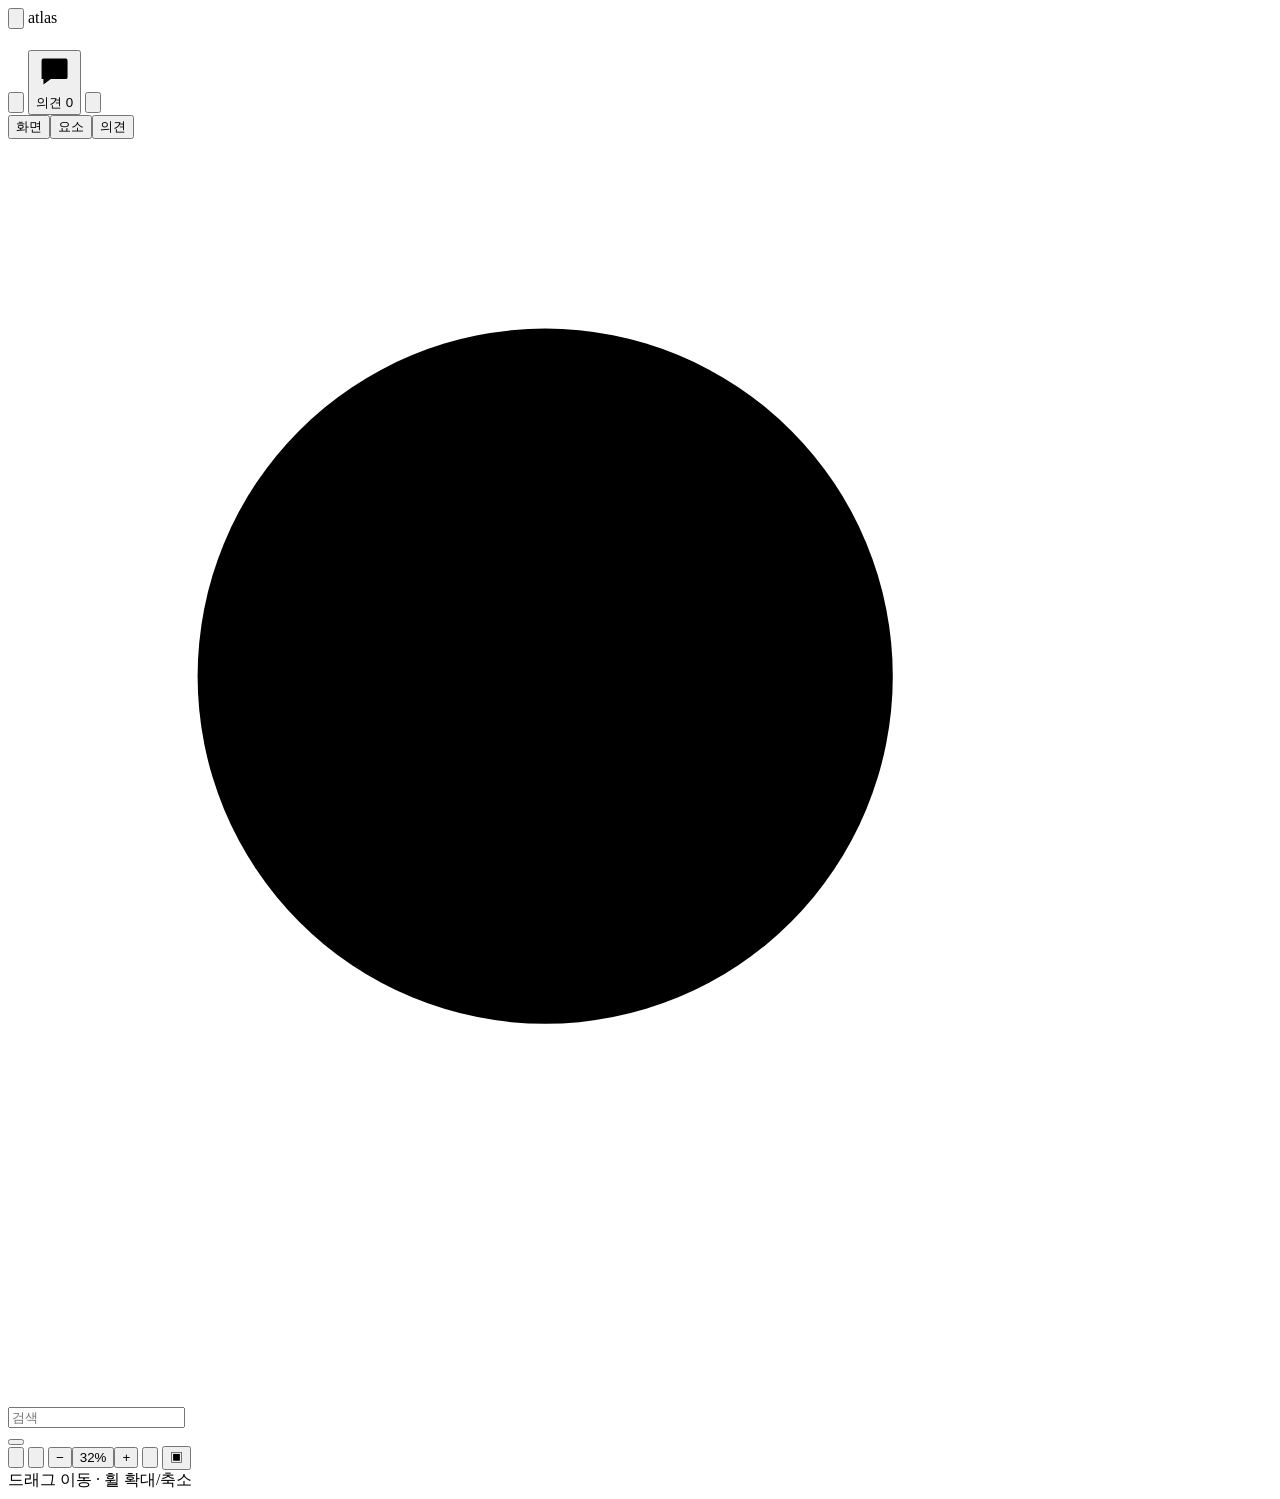
<file: skills/ui-atlas/assets/viewer.html>
<!doctype html>
<html lang="ko">
<head>
<meta charset="utf-8">
<meta name="viewport" content="width=device-width,initial-scale=1">
<meta name="referrer" content="no-referrer">
<title>UI Atlas</title>
<style>/* ATLAS_CSS */</style>
</head>
<body>
<header class="topbar">
  <button id="toggle-sidebar" class="icon-button" aria-label="화면 패널 토글" title="화면 패널"><svg viewBox="0 0 20 20"><rect x="3" y="3" width="14" height="14" rx="2"/><path d="M8 3v14"/></svg></button>
  <span class="brand">atlas</span><span class="divider"></span><h1 id="title"></h1>
  <div class="header-actions">
    <button id="info" class="icon-button" aria-label="범위와 생성 정보" title="범위와 생성 정보"><svg viewBox="0 0 20 20"><circle cx="10" cy="10" r="7"/><path d="M10 9v5m0-9v1"/></svg><i id="freshness-dot"></i></button>
    <button id="requests"><svg viewBox="0 0 20 20"><path d="M4 3h12a1 1 0 0 1 1 1v9a1 1 0 0 1-1 1H8l-4 3v-3H3V4a1 1 0 0 1 1-1Z"/></svg>의견 <span id="note-count">0</span></button>
    <button id="file-menu-button" class="icon-button" aria-label="파일 메뉴" title="의견 저장·가져오기"><svg viewBox="0 0 20 20"><circle cx="4" cy="10" r="1"/><circle cx="10" cy="10" r="1"/><circle cx="16" cy="10" r="1"/></svg></button>
  </div>
  <div id="file-menu" class="menu" hidden><button id="notes-download">의견 파일 저장</button><button id="import">의견 파일 가져오기</button><button id="retry-notes" hidden>의견 저장 다시 시도</button><button id="reset-layout">화면 배치 초기화</button></div>
</header>
<div class="workspace">
  <aside id="sidebar" class="sidebar">
    <div id="sheet-picker" class="sheet-picker" hidden><button id="workspace-map" type="button">전체 메뉴 지도</button><label for="edition-select" id="edition-label" hidden>제품 범위</label><select id="edition-select" aria-label="제품 범위" hidden></select><label for="sheet-select">주제</label><select id="sheet-select" aria-label="전개도 선택"></select></div>
    <div id="topic-tools" hidden><label>화면 폭 <select id="viewport-filter" aria-label="화면 폭"><option value="wide">넓게</option><option value="narrow">좁게</option><option value="all">함께 보기</option></select></label><label>조작 <select id="interaction-mode" aria-label="캔버스 조작"><option value="inspect">요소 검사</option><option value="follow">상태 따라가기</option></select></label></div>
    <div class="panel-tabs"><button data-panel="screens" class="active">화면</button><button data-panel="layers">요소</button><button data-panel="reviews">의견</button></div>
    <div class="search"><svg viewBox="0 0 20 20"><circle cx="8.5" cy="8.5" r="5.5"/><path d="m13 13 4 4"/></svg><input id="search" type="search" placeholder="검색" aria-label="화면·요소 검색"></div>
    <nav id="screens" aria-label="화면 목록"></nav><div id="layers" role="tree" aria-label="요소 계층" hidden></div>
    <div id="search-results" aria-label="검색 결과" hidden></div>
    <div id="reviews" hidden><div class="review-tools"><select id="review-filter" aria-label="의견 상태"><option value="all">전체 의견</option><option value="open">미검토</option><option value="reviewed">확인 완료</option><option value="stale">재확인 필요</option></select><button id="collect-notes">모아 복사</button></div><div id="review-list"></div></div>
    <button id="coverage" class="coverage"></button>
  </aside>
  <main id="canvas" tabindex="0" aria-label="화면 캔버스. 드래그 이동, 휠 확대·축소, Shift 1 전체 맞춤">
    <div id="world"></div>
    <div id="empty" hidden>일치하는 화면이 없습니다.</div>
<div class="canvas-controls" role="toolbar" aria-label="캔버스 도구">
  <button id="select-tool" class="active icon-button" aria-label="선택 도구" title="선택 V"><svg viewBox="0 0 20 20"><path d="m5 2 11 9-6 1-3 6Z"/></svg></button>
  <button id="hand-tool" class="icon-button" aria-label="이동 도구" title="이동 H / Space"><svg viewBox="0 0 20 20"><path d="M6 10V5a1.3 1.3 0 0 1 2.6 0v4-6a1.3 1.3 0 0 1 2.6 0v6-5a1.3 1.3 0 0 1 2.6 0v5-3a1.3 1.3 0 0 1 2.6 0v7c0 4-2 5-5 5H10c-2 0-3-1-4-3l-3-4c-1-2 1-3 2-1l1 1"/></svg></button>
  <span class="divider"></span><button id="zoom-out" class="icon-button" aria-label="축소">−</button><button id="zoom-value" aria-label="배율과 보기" aria-expanded="false">32%</button><button id="zoom-in" class="icon-button" aria-label="확대">+</button>
  <span class="divider"></span><button id="fit-all" class="icon-button" aria-label="전체 맞춤" title="전체 맞춤 Shift 1"><svg viewBox="0 0 20 20"><path d="M7 3H3v4m10-4h4v4M3 13v4h4m10-4v4h-4"/></svg></button>
  <button id="focus-view" class="icon-button" aria-label="패널 접기" title="패널 접기" aria-pressed="false">▣</button>
  <div id="view-menu" class="menu" hidden><label class="zoom-entry">배율 <input id="zoom-input" type="number" min="0" step="any" max="400" value="32" aria-label="배율 퍼센트"> %</label><button id="menu-fit-all">전체 맞춤 <kbd>⇧1</kbd></button><button id="menu-fit-selection">선택 맞춤 <kbd>⇧2</kbd></button><button id="menu-actual-size">100%</button><hr><label><input id="show-descriptions" type="checkbox" checked> 설명 카드</label><label><input id="show-notes" type="checkbox" checked> 의견 핀</label></div>
</div>
  </main>
  <aside id="inspector" class="inspector" hidden>
    <div class="inspector-heading"><strong id="selection-title"></strong><button id="close-inspector" class="icon-button" aria-label="요소 패널 닫기">×</button></div>
    <div class="panel-tabs"><button data-tab="element" class="active">요소</button><button data-tab="description">설명</button><button data-tab="payload">Payload</button></div>
    <div id="element-panel">
      <div id="breadcrumbs"></div>
      <div id="dimensions" class="dimensions"></div>
      <div id="properties"></div>
      <div id="regions" class="regions"></div>
      <div id="state-links" aria-label="연결된 관찰 상태"></div>
      <details class="selector-detail"><summary>선택자</summary><code id="selected-selector"></code><div id="source-reference"></div></details>
      <form id="note-form"><select id="note-kind" aria-label="의견 종류"><option value="proposal">수정 제안</option><option value="observation">관찰 메모</option></select><textarea id="quote" rows="2" readonly aria-label="선택한 문구" hidden></textarea><small id="quote-limit" class="note-kind" hidden>화면에는 일부만 보이며, 인용은 DOM 전체 문구입니다.</small><textarea id="note" rows="3" placeholder="이 요소에 대한 의견…" aria-label="의견"></textarea><button class="accent" type="submit">의견 추가</button></form>
      <div id="frame-notes"></div>
    </div>
    <div id="description-panel" hidden><div id="section-details"></div><h2 class="panel-heading">관찰 순서</h2><ol id="journey-steps"></ol></div>
    <div id="payload-panel" hidden><p id="conditions"></p><pre id="payload"></pre><button id="replay">이 상태 재현</button><a id="observation-link" target="_blank" rel="noopener" hidden>원본 관찰 기록</a></div>
    <p id="comparison-status" role="status" hidden></p><div class="state-navigation"><button id="previous" aria-label="이전 상태">←</button><span id="state-label"></span><button id="next" aria-label="다음 상태">→</button></div>
  </aside>
</div>
<div class="gesture-hint">드래그 이동 · 휠 확대/축소</div>
<dialog id="workspace-catalog" aria-labelledby="workspace-catalog-title"><header><h2 id="workspace-catalog-title">전체 메뉴 지도</h2><button id="close-workspace-catalog" class="icon-button" aria-label="전체 시트 닫기">×</button></header><p>메뉴에서 주제를 선택해 기능과 상태를 따라갑니다. 미관찰 상태와 과거 캡처는 별도로 확인할 수 있습니다.</p><input id="workspace-search" type="search" placeholder="전개도 검색" aria-label="전개도 검색"><div id="workspace-list"></div></dialog>
<dialog id="handoff"><header><h2 id="handoff-title"></h2><button id="close-handoff" class="icon-button" aria-label="닫기">×</button></header><p id="handoff-description"></p><textarea id="handoff-text" rows="15" readonly></textarea><footer><button id="copy-request" class="accent">복사</button></footer></dialog>
<dialog id="information"><header><h2>관찰 범위</h2><button id="close-info" class="icon-button" aria-label="닫기">×</button></header><div id="provenance"></div><div id="missing-states"></div></dialog>
<dialog id="note-import" aria-labelledby="import-title"><form method="dialog"><header><h2 id="import-title">서로 다른 의견 확인</h2></header><p>현재 의견과 파일 내용이 다릅니다. 각 의견에서 사용할 내용을 선택해 주세요.</p><div id="import-conflicts"></div><footer><button value="cancel">취소</button><button value="apply" class="accent">선택한 내용으로 가져오기</button></footer></form></dialog>
<input id="import-file" type="file" accept="application/json,.json" hidden>
<div id="announcement" role="status" aria-live="polite"></div>
<script type="application/json" id="atlas-data">ATLAS_PAYLOAD</script>
<script>const atlasFrameBridge = /* ATLAS_FRAME */;
/* ATLAS_NOTES */
/* ATLAS_CANVAS */
/* ATLAS_CATALOG */
/* ATLAS_SECTIONS */
/* ATLAS_SHEET_PICKER */
/* ATLAS_JS */</script>
</body>
</html>
</file>
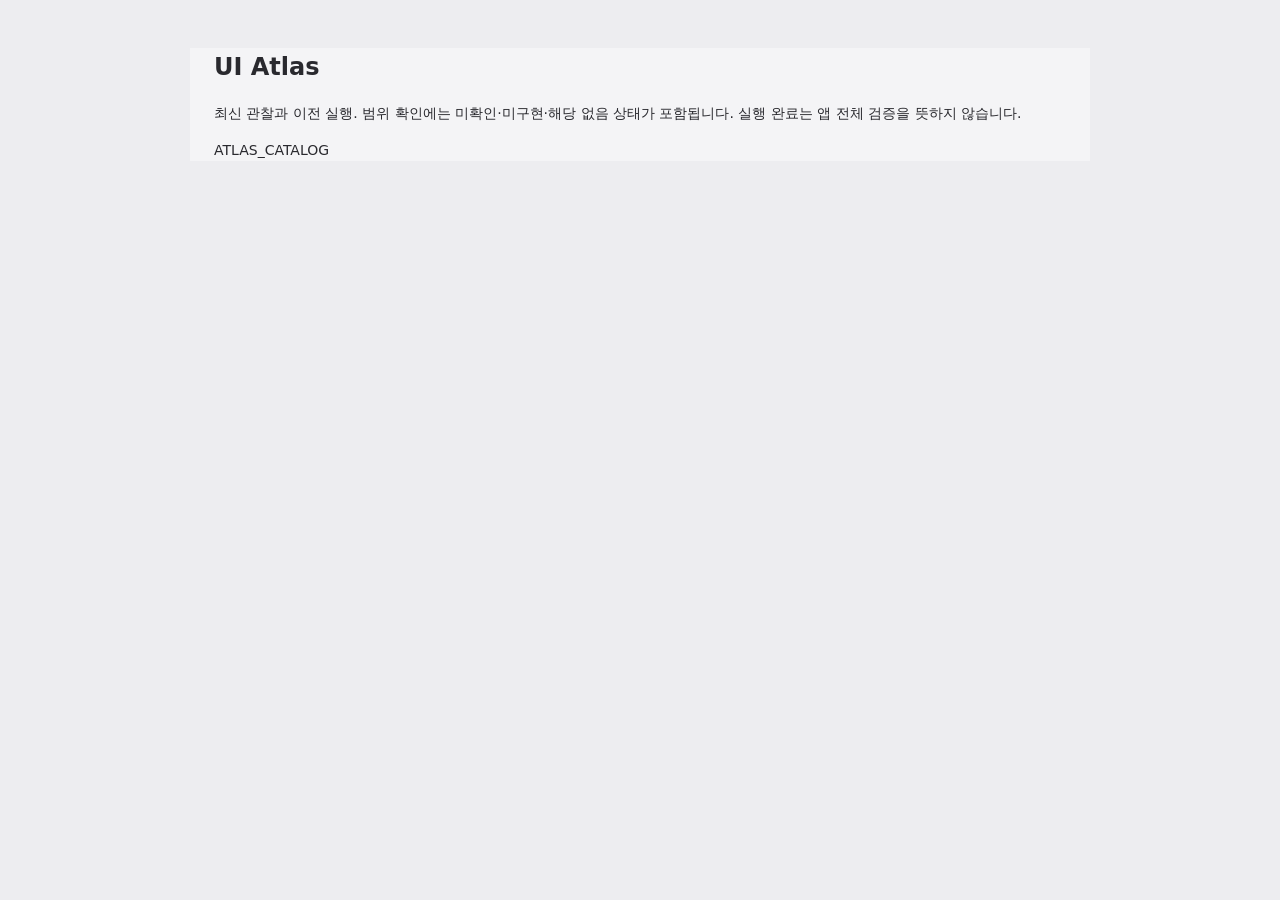
<file: skills/ui-atlas/assets/workspace.html>
<!doctype html>
<html lang="ko">
<head>
<meta charset="utf-8">
<meta name="viewport" content="width=device-width,initial-scale=1">
<meta name="referrer" content="no-referrer">
<title>UI Atlas</title>
<style>
*{box-sizing:border-box}body{margin:0;font:14px/1.6 system-ui,sans-serif;background:#ededf0;color:#29292e}[hidden]{display:none!important}
.atlas-host{position:fixed;inset:0;width:100%;height:100dvh;border:0;background:#ededf0;visibility:hidden}
.atlas-host.active{visibility:visible}
#workspace-fallback{position:relative;max-width:900px;margin:48px auto;padding:0 24px;background:#f4f4f6}
h1{font-size:24px}h2{font-size:16px}section{background:white;padding:20px 24px;margin:18px 0;border:1px solid #e5e5eb;border-radius:10px}
a{color:#6542cf}span,small{display:block}small,.label{color:#72727c;font-size:12px}details{margin-top:16px}li{margin:12px 0;list-style:none}summary{cursor:pointer}
#workspace-loading{position:fixed;inset:0;display:grid;place-items:center;pointer-events:none;color:#72727c;font-size:12px}
#workspace-error{padding:12px;background:white;border:1px solid #e5e5eb;border-radius:6px}
</style>
</head>
<body>
<main id="workspace-fallback"><h1>UI Atlas</h1><p id="workspace-error" role="status" hidden></p><p>최신 관찰과 이전 실행. 범위 확인에는 미확인·미구현·해당 없음 상태가 포함됩니다. 실행 완료는 앱 전체 검증을 뜻하지 않습니다.</p>ATLAS_CATALOG</main>
<div id="workspace-loading" role="status" hidden>전개도를 여는 중입니다.</div>
<script type="application/json" id="workspace-data">WORKSPACE_PAYLOAD</script>
<script>/* ATLAS_WORKSPACE */</script>
</body>
</html>
</file>
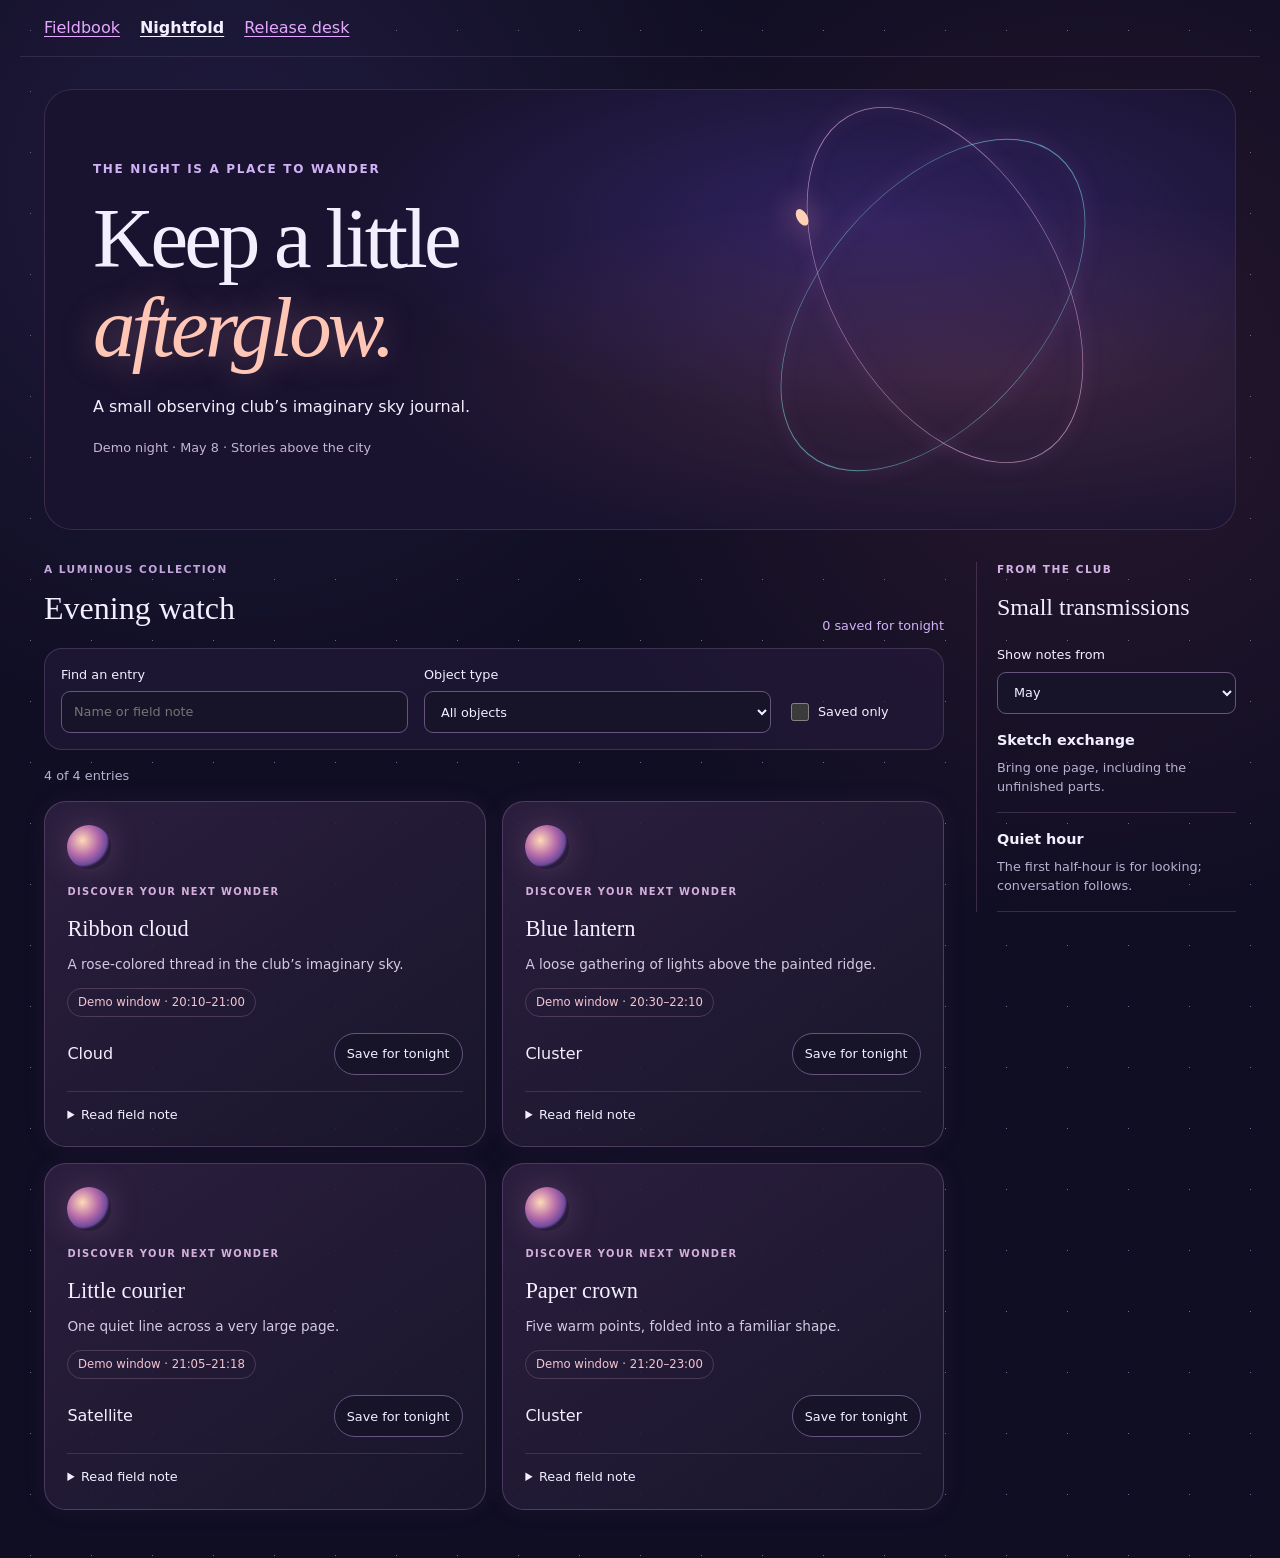
<file: evidence/skills/design-deslop/regression/inputs/galaxy.html>
<!doctype html>
<html lang="en">
<head>
  <meta charset="utf-8"><meta name="viewport" content="width=device-width, initial-scale=1">
  <title>Nightfold — Evening watch</title>
  <link rel="stylesheet" href="tokens.css"><link rel="stylesheet" href="galaxy.css">
  <script src="galaxy.js" defer></script>
</head>
<body class="nightfold">
  <nav class="site-nav" aria-label="Demo pages"><a href="notebook.html">Fieldbook</a><a href="galaxy.html" aria-current="page">Nightfold</a><a href="queue.html">Release desk</a></nav>
  <main>
    <header class="sky-hero"><div class="orbit orbit-one" aria-hidden="true"></div><div class="orbit orbit-two" aria-hidden="true"></div><p class="eyebrow">The night is a place to wander</p><h1>Keep a little<br><em>afterglow.</em></h1><p>A small observing club’s imaginary sky journal.</p><span class="night-caption">Demo night · May 8 · Stories above the city</span></header>
    <div class="sky-layout">
      <section id="evening-watch" aria-labelledby="watch-heading">
        <div class="sky-section-title"><div><p class="eyebrow">A luminous collection</p><h2 id="watch-heading">Evening watch</h2></div><p id="saved-count" role="status" aria-live="polite">0 saved for tonight</p></div>
        <form id="sky-filters" class="sky-filters" role="search" aria-label="Find sky entries"><label>Find an entry<input id="sky-search" type="search" placeholder="Name or field note"></label><label>Object type<select id="sky-type"><option value="">All objects</option><option>Cloud</option><option>Cluster</option><option>Satellite</option></select></label><label class="saved-filter"><input id="sky-saved" type="checkbox"> Saved only</label></form>
        <p id="sky-count" class="muted" role="status" aria-live="polite"></p>
        <div id="sky-list" class="sky-grid"></div><p id="sky-empty" hidden>No matching entries. Try a different word or object type.</p>
      </section>
      <aside id="club-bulletin" class="club-bulletin" aria-labelledby="club-heading"><p class="eyebrow">From the club</p><h2 id="club-heading">Small transmissions</h2><label>Show notes from<select id="bulletin-month"><option value="may">May</option><option value="april">April</option></select></label><div id="bulletin-list"></div></aside>
    </div>
  </main>
</body>
</html>
</file>
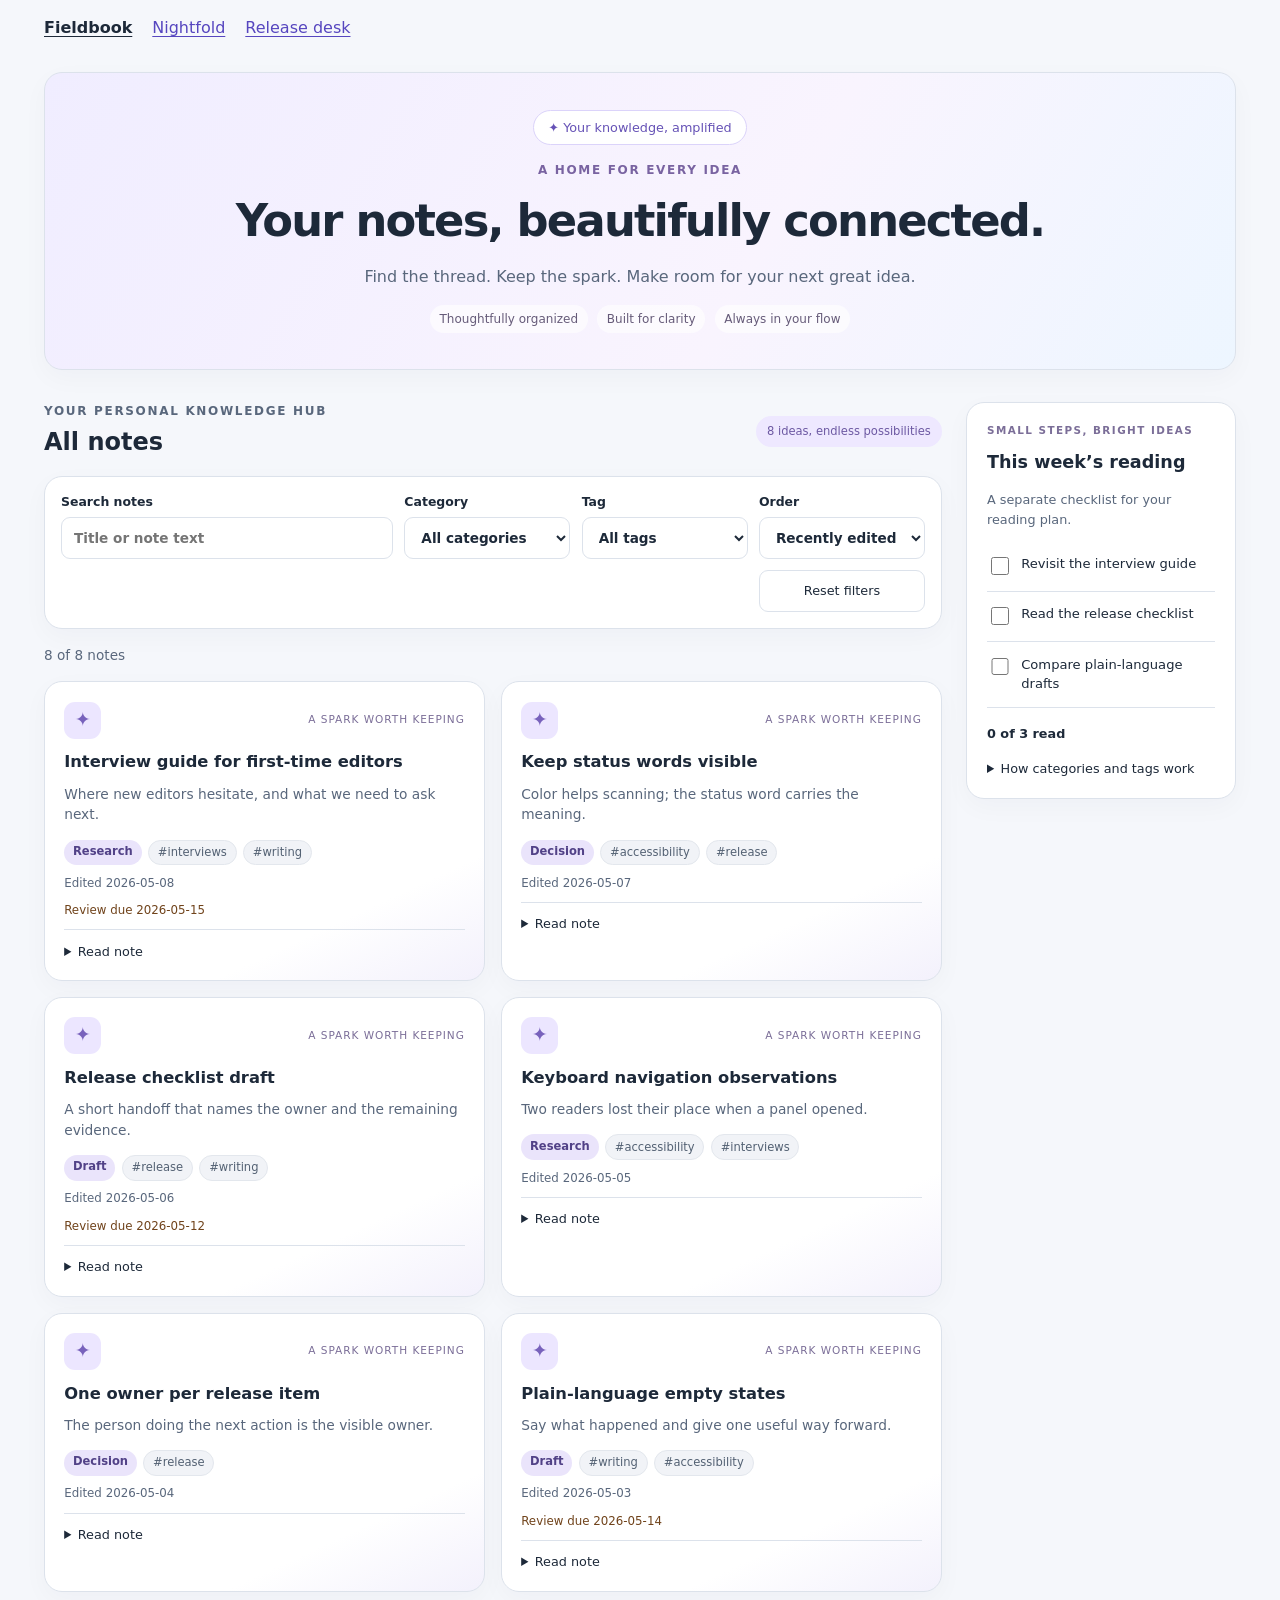
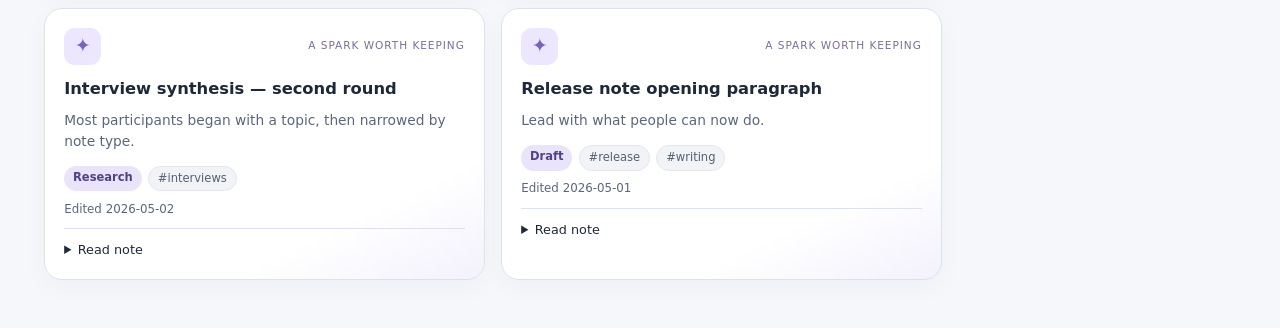
<file: evidence/skills/design-deslop/regression/inputs/notebook.html>
<!doctype html>
<html lang="en">
<head>
  <meta charset="utf-8"><meta name="viewport" content="width=device-width, initial-scale=1">
  <title>Fieldbook — Notes</title>
  <link rel="stylesheet" href="tokens.css"><link rel="stylesheet" href="notebook.css">
  <script src="notebook.js" defer></script>
</head>
<body>
  <nav class="site-nav" aria-label="Demo pages"><a href="notebook.html" aria-current="page">Fieldbook</a><a href="galaxy.html">Nightfold</a><a href="queue.html">Release desk</a></nav>
  <main>
    <header class="notebook-hero surface">
      <span class="hero-badge">✦ Your knowledge, amplified</span>
      <p class="eyebrow">A home for every idea</p>
      <h1>Your notes, beautifully connected.</h1>
      <p>Find the thread. Keep the spark. Make room for your next great idea.</p>
      <div class="hero-pills"><span>Thoughtfully organized</span><span>Built for clarity</span><span>Always in your flow</span></div>
    </header>
    <div class="notebook-layout">
      <section aria-labelledby="notes-heading">
        <div class="section-title"><div><p class="eyebrow">Your personal knowledge hub</p><h2 id="notes-heading">All notes</h2></div><span class="total-badge">8 ideas, endless possibilities</span></div>
        <form id="note-filters" class="note-filters surface" role="search" aria-label="Find notes">
          <label>Search notes<input id="note-search" type="search" placeholder="Title or note text"></label>
          <label>Category<select id="note-category"><option value="">All categories</option><option>Research</option><option>Decision</option><option>Draft</option></select></label>
          <label>Tag<select id="note-tag"><option value="">All tags</option><option>accessibility</option><option>interviews</option><option>release</option><option>writing</option></select></label>
          <label>Order<select id="note-order"><option value="updated">Recently edited</option><option value="title">Title A–Z</option></select></label>
          <button type="reset">Reset filters</button>
        </form>
        <p id="note-count" class="result-count" role="status" aria-live="polite"></p>
        <div id="note-list" class="note-grid" aria-label="Matching notes"></div>
        <p id="note-empty" class="surface empty-note" hidden>No notes match these filters. Try another word or reset the filters.</p>
      </section>
      <aside id="reading-board" class="reading-board surface" aria-labelledby="reading-heading">
        <p class="eyebrow">Small steps, bright ideas</p><h2 id="reading-heading">This week’s reading</h2>
        <p class="muted">A separate checklist for your reading plan.</p>
        <label><input type="checkbox" value="interview-guide"> Revisit the interview guide</label>
        <label><input type="checkbox" value="release-checklist"> Read the release checklist</label>
        <label><input type="checkbox" value="plain-language"> Compare plain-language drafts</label>
        <p id="reading-progress" role="status" aria-live="polite">0 of 3 read</p>
        <details><summary>How categories and tags work</summary><p>Each note has one category: Research, Decision, or Draft. Tags describe topics and can cross those categories. The reading checklist is independent of note filters.</p></details>
      </aside>
    </div>
  </main>
</body>
</html>
</file>
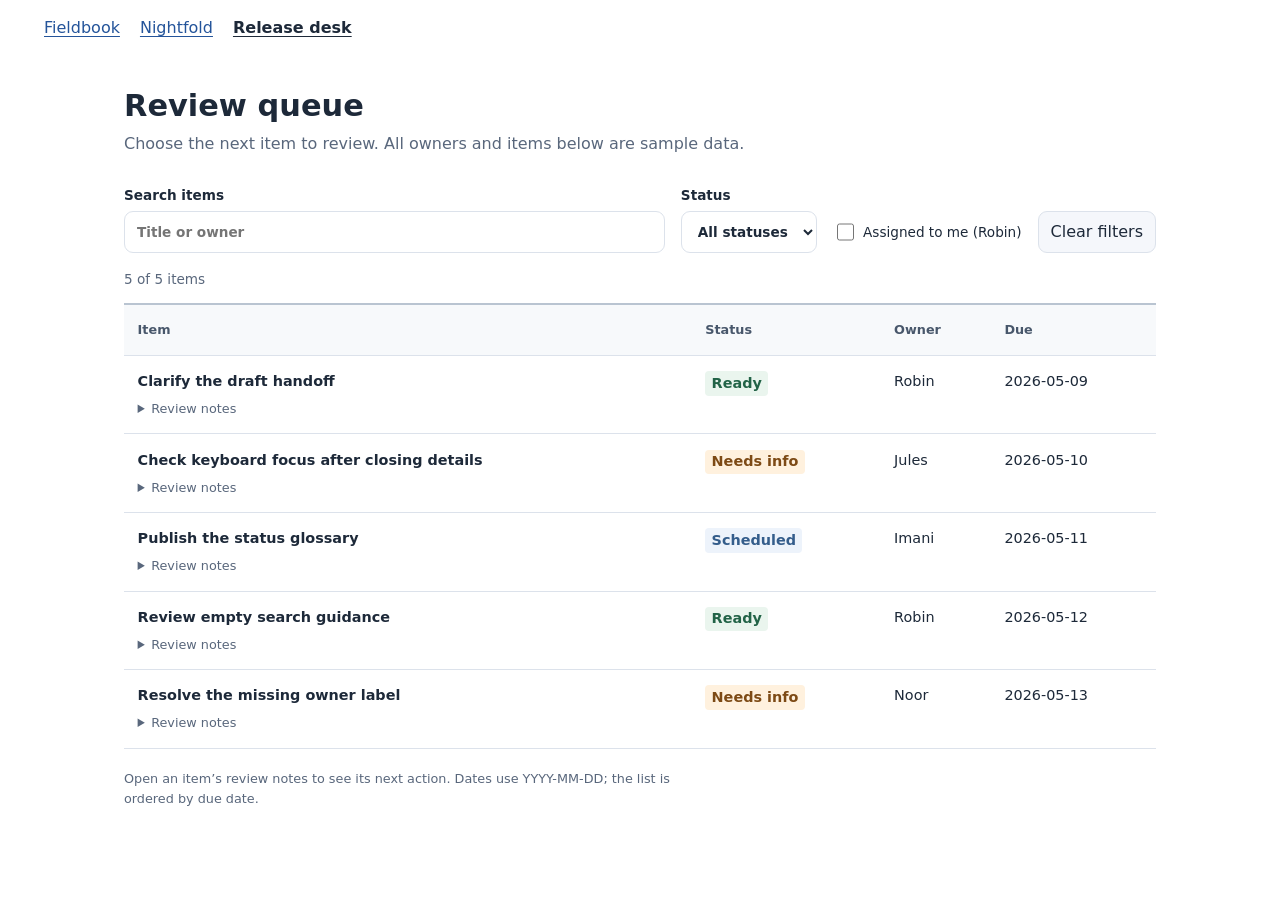
<file: evidence/skills/design-deslop/regression/inputs/queue.html>
<!doctype html>
<html lang="en">
<head>
  <meta charset="utf-8"><meta name="viewport" content="width=device-width, initial-scale=1">
  <title>Release desk — Review queue</title>
  <link rel="stylesheet" href="tokens.css"><link rel="stylesheet" href="queue.css">
  <script src="queue.js" defer></script>
</head>
<body class="release-desk">
  <nav class="site-nav" aria-label="Demo pages"><a href="notebook.html">Fieldbook</a><a href="galaxy.html">Nightfold</a><a href="queue.html" aria-current="page">Release desk</a></nav>
  <main>
    <header class="queue-header"><h1>Review queue</h1><p>Choose the next item to review. All owners and items below are sample data.</p></header>
    <form id="queue-filters" class="queue-filters" role="search" aria-label="Find review items"><label>Search items<input id="queue-search" type="search" placeholder="Title or owner"></label><label>Status<select id="queue-status"><option value="">All statuses</option><option>Ready</option><option>Needs info</option><option>Scheduled</option></select></label><label class="mine-filter"><input id="queue-mine" type="checkbox"> Assigned to me (Robin)</label><button type="reset">Clear filters</button></form>
    <p id="queue-count" class="queue-count" role="status" aria-live="polite"></p>
    <div class="table-scroll" role="region" aria-label="Review items, scroll horizontally on small screens" tabindex="0"><table><caption class="visually-hidden">Release review items ordered by due date</caption><thead><tr><th scope="col">Item</th><th scope="col">Status</th><th scope="col">Owner</th><th scope="col">Due</th></tr></thead><tbody id="queue-list"></tbody></table></div>
    <p id="queue-empty" hidden>No items match. Clear the filters to see the full queue.</p>
    <p class="queue-help">Open an item’s review notes to see its next action. Dates use YYYY-MM-DD; the list is ordered by due date.</p>
  </main>
</body>
</html>
</file>
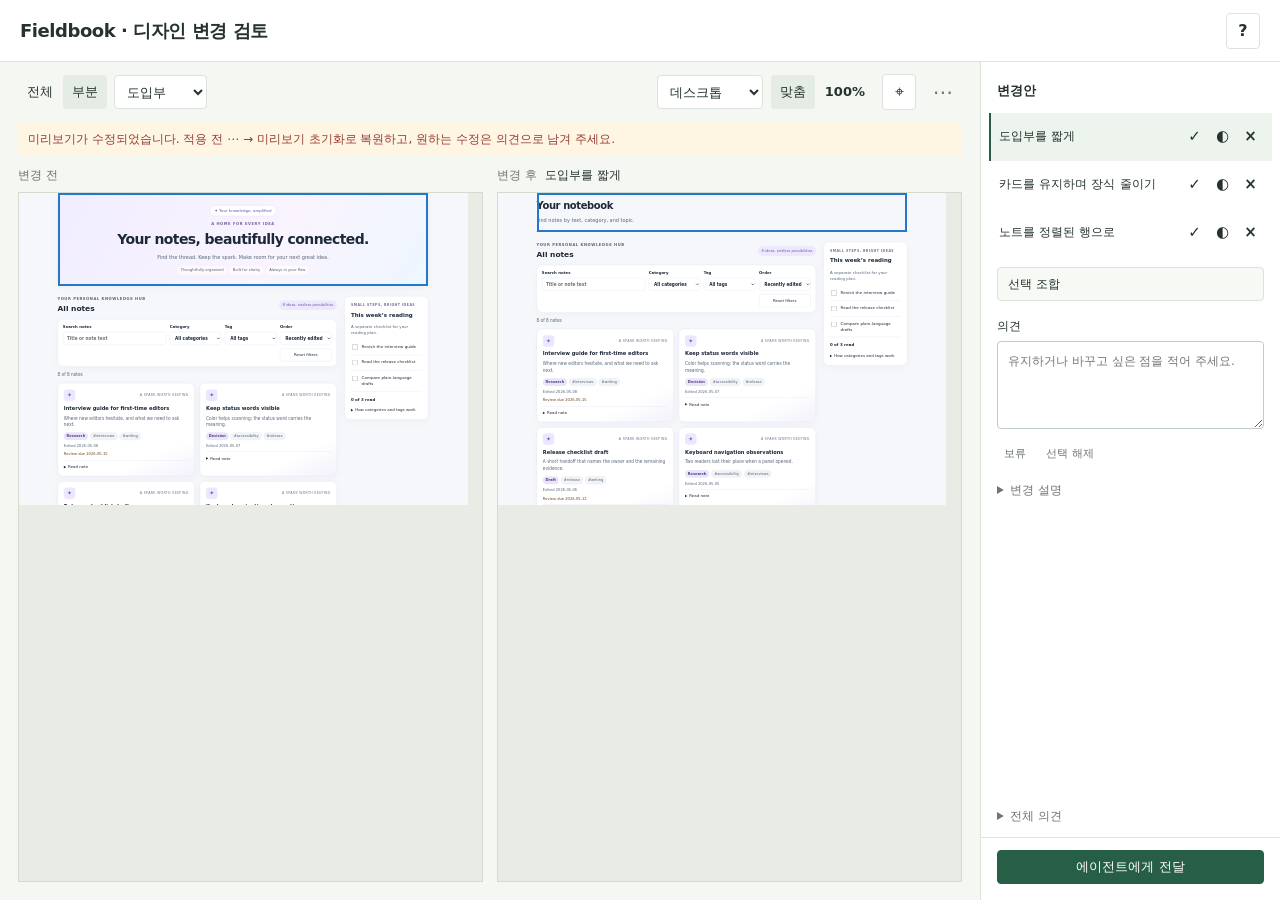
<file: evidence/skills/design-deslop/regression/observed/review.html>
<!doctype html>
<html lang="en">
<head>
  <meta charset="utf-8">
  <meta name="viewport" content="width=device-width, initial-scale=1">
  <meta http-equiv="Content-Security-Policy" content="default-src 'none'; img-src data:; font-src data:; media-src data:; frame-src 'self' about:; style-src 'unsafe-inline'; script-src 'unsafe-inline'; connect-src 'none'; base-uri 'none'; form-action 'none'">
  <title>Design review</title>
  <style>
    :root { color-scheme: light; --ink: #25332c; --muted: #6c756f; --line: #dce2dc; --paper: #f5f7f3; --accent: #275e46; --tint: #edf3ed; --danger: #963c34; }
    * { box-sizing: border-box; }
    [hidden] { display: none !important; }
    body { margin: 0; color: var(--ink); background: var(--paper); font: 13px/1.5 system-ui, -apple-system, BlinkMacSystemFont, "Segoe UI", sans-serif; }
    button, select, textarea, input { font: inherit; color: inherit; }
    button { display: inline-flex; align-items: center; justify-content: center; gap: 6px; min-height: 34px; border: 1px solid var(--line); border-radius: 4px; padding: 6px 10px; background: #fff; cursor: pointer; font-weight: 550; }
    button:hover:enabled { background: var(--tint); border-color: #9cad9d; }
    button:disabled { opacity: .48; cursor: not-allowed; }
    button.primary { background: var(--accent); border-color: var(--accent); color: #fff; }
    button.primary:hover:enabled { background: #194a37; }
    button[aria-pressed="true"] { color: var(--accent); background: #e4eee4; border-color: #8fa992; }
    :focus-visible { outline: 3px solid #497da9; outline-offset: 2px; }
    select { min-height: 34px; min-width: 0; max-width: 100%; border: 1px solid var(--line); border-radius: 4px; padding: 5px 24px 5px 8px; background: #fff; }
    textarea { width: 100%; border: 1px solid #c1ccc2; border-radius: 4px; padding: 10px; background: #fff; resize: vertical; line-height: 1.6; }
    h1, h2, h3, p, figure { margin: 0; }
    #app { height: 100vh; height: 100dvh; min-height: 540px; display: flex; flex-direction: column; }
    .page-header { display: flex; align-items: center; justify-content: space-between; gap: 16px; min-height: 62px; padding: 12px 20px; border-bottom: 1px solid var(--line); background: #fff; }
    h1 { font-size: 18px; line-height: 1.3; letter-spacing: -.025em; }
    .header-meta { display: flex; align-items: center; gap: 12px; }
    .quiet, .badge { font-size: 12px; color: var(--muted); }
    .icon-button { width: 34px; padding: 5px; font-size: 16px; }
    #notice { border-bottom: 1px solid var(--line); background: var(--tint); padding: 7px 20px; font-size: 12px; }
    #notice[data-kind="error"] { background: #fff1ed; color: var(--danger); }
    .workspace { display: grid; grid-template-columns: minmax(0, 1fr) 300px; flex: 1; min-height: 0; }
    .visual-workspace { display: flex; flex-direction: column; min-width: 0; min-height: 0; padding: 0 18px 18px; }
    .viewer-toolbar { display: flex; align-items: center; gap: 8px; min-height: 60px; flex-wrap: wrap; padding: 10px 0; }
    .component-navigation { display: flex; align-items: center; gap: 7px; min-width: 0; }
    .focus-controls, .zoom-controls { display: flex; gap: 1px; }
    .focus-controls button, .zoom-controls button { background: transparent; border-color: transparent; padding-inline: 8px; white-space: nowrap; }
    .focus-controls button[aria-pressed="true"], .zoom-controls button[aria-pressed="true"] { background: #e5ece3; color: var(--ink); }
    #component-select { max-width: 170px; }
    #component-select:disabled { display: none; }
    .view-field { margin-left: auto; min-width: 0; }
    #view-select { max-width: 160px; }
    .viewer-more { position: relative; }
    .viewer-more > summary { list-style: none; cursor: pointer; padding: 4px 9px; font-size: 20px; }
    .viewer-more > summary::-webkit-details-marker { display: none; }
    .viewer-more > div { position: absolute; top: 36px; right: 0; z-index: 4; width: 205px; padding: 12px; background: #fff; border: 1px solid var(--line); border-radius: 4px; box-shadow: 0 4px 18px #24312c12; }
    .link-control { display: flex; gap: 7px; align-items: center; font-size: 12px; }
    .link-control input { accent-color: var(--accent); }
    #reset-preview { margin-top: 10px; width: 100%; }
    #dom-status, .comparison-note { margin-bottom: 10px; font-size: 12px; color: #805719; padding: 8px 10px; background: #fff5e3; }
    #dom-status[data-dirty="true"] { color: var(--danger); }
    .comparison { display: grid; grid-template-columns: minmax(0, 1fr) minmax(0, 1fr); gap: 14px; flex: 1; min-height: 0; }
    .screenshot-pane { display: flex; flex-direction: column; min-width: 0; min-height: 0; }
    .pane-heading { display: flex; align-items: baseline; gap: 8px; padding-bottom: 8px; min-width: 0; }
    .pane-kicker { color: var(--muted); font-size: 12px; flex-shrink: 0; }
    .pane-title { font-size: 12px; font-weight: 550; white-space: nowrap; overflow: hidden; text-overflow: ellipsis; }
    #before-title { display: none; }
    .image-viewport { position: relative; overflow: auto; flex: 1; min-height: 0; background: #e8ece5; border: 1px solid #d2dbd0; scrollbar-gutter: stable; overscroll-behavior: contain; }
    .capture-clip { position: relative; overflow: hidden; flex: none; background: #fff; }
    .capture { display: block; max-width: none; height: auto; }
    .capture-clip[data-crop="true"] .capture { position: absolute; }
    .dom-host { position: relative; flex: none; background: #fff; }
    .dom-host iframe { display: block; border: 0; transform-origin: top left; max-width: none; }
    .image-viewport[data-source="dom"] .pane-empty { position: absolute; inset: 0; background: #e8ece5; z-index: 1; }
    .pane-empty { display: flex; align-items: center; justify-content: center; flex-direction: column; gap: 8px; padding: 20px; min-height: 100%; text-align: center; color: var(--muted); }
    .pane-empty p { font-size: 12px; max-width: 32ch; overflow-wrap: anywhere; }
    .review-sidebar { display: flex; flex-direction: column; min-height: 0; background: #fff; border-left: 1px solid var(--line); }
    .sidebar-heading { padding: 19px 16px 12px; }
    .sidebar-heading h2 { font-size: 13px; font-weight: 600; }
    .proposal-list { overflow: auto; flex: 0 1 auto; max-height: 35%; padding: 0 8px; }
    .proposal-row { padding: 7px 8px; border-left: 2px solid transparent; display: flex; align-items: center; gap: 4px; }
    .proposal-row[data-active="true"] { background: var(--tint); border-left-color: var(--accent); }
    .proposal-target { flex: 1; min-width: 0; text-align: left; justify-content: flex-start; border: 0; background: transparent; padding: 4px 0; }
    .proposal-target[aria-pressed="true"] { color: var(--ink); background: transparent; }
    .option-title { display: block; font-size: 12px; line-height: 1.45; }
    .option-actions { display: flex; gap: 1px; }
    .option-actions button { width: 27px; min-height: 29px; padding: 2px; font-size: 15px; border-color: transparent; background: transparent; }
    .option-actions button[aria-pressed="true"] { border-color: #a3b6a3; background: #e0eade; }
    .option-actions button[data-action="reject"][aria-pressed="true"] { color: var(--danger); background: #faeeeb; border-color: #dbb7ae; }
    .note-indicator { margin-left: 5px; color: var(--accent); }
    .selection-link { margin: 10px 16px 0; justify-content: space-between; font-size: 12px; background: #f7f9f5; }
    #selection-count { color: var(--muted); font-variant-numeric: tabular-nums; }
    .proposal-details { padding: 16px; overflow: auto; flex: 1; min-height: 0; }
    .note-label { display: block; margin-bottom: 6px; font-size: 12px; font-weight: 550; }
    #feedback-note { min-height: 88px; font-size: 12px; }
    .note-actions { display: flex; gap: 6px; margin-top: 7px; }
    .note-actions button { min-height: 26px; padding: 2px 6px; font-size: 11px; color: var(--muted); border-color: transparent; }
    details > summary { cursor: pointer; color: var(--muted); font-size: 12px; }
    .supporting-details { margin-top: 14px; }
    .detail-block { margin-top: 12px; font-size: 12px; overflow-wrap: anywhere; }
    .detail-block h4 { color: var(--muted); font-size: 11px; margin: 0 0 4px; }
    .detail-block ul { margin: 0; padding-left: 17px; }
    .proposal-component-scope { font-size: 12px; margin-top: 10px; }
    .overall-feedback { margin: 0 16px 12px; }
    .overall-feedback textarea { margin-top: 8px; min-height: 78px; max-height: 150px; font-size: 12px; }
    .overall-feedback[data-integrated="true"] { margin-top: 16px; flex: 1; }
    .overall-feedback[data-integrated="true"] > summary { color: var(--ink); font-weight: 550; }
    .element-tools { flex: none; padding: 12px 16px; border-top: 1px solid var(--line); background: #f7f9f5; }
    #element-reference { font: 11px/1.5 ui-monospace, SFMono-Regular, Consolas, monospace; min-height: 65px; max-height: 110px; margin: 6px 0; }
    .element-actions { display: flex; gap: 6px; }
    .element-actions button { min-height: 29px; padding: 3px 7px; font-size: 11px; }
    .decision-footer { padding: 12px 16px 16px; border-top: 1px solid var(--line); }
    #open-handoff { width: 100%; }
    .no-options { padding: 8px; color: var(--muted); }
    dialog { width: min(640px, calc(100% - 28px)); max-height: calc(100dvh - 40px); border: 1px solid #bcc8bb; border-radius: 6px; padding: 22px; color: var(--ink); box-shadow: 0 15px 70px #192e2a33; }
    dialog::backdrop { background: #17241d99; }
    .dialog-heading { display: flex; align-items: center; justify-content: space-between; gap: 12px; margin-bottom: 16px; }
    .dialog-heading h2 { font-size: 18px; letter-spacing: -.025em; }
    .intent-controls { display: flex; flex-wrap: wrap; gap: 6px; margin-bottom: 12px; }
    .intent-controls button { font-size: 12px; }
    #export-explanation { color: var(--muted); font-size: 12px; margin: 12px 0; }
    #handoff-message { height: 260px; max-height: 42dvh; font-size: 13px; }
    #export-json { height: 190px; font: 11px/1.5 ui-monospace, SFMono-Regular, Consolas, monospace; margin-top: 10px; }
    .dialog-actions { display: flex; gap: 7px; margin: 12px 0; }
    .export-details { margin-top: 16px; }
    #apply-readiness, #constraints { font-size: 12px; color: var(--danger); margin-bottom: 12px; }
    #export-status { color: var(--accent); font-size: 12px; }
    .help-steps { padding-left: 20px; }
    .help-steps li { padding-left: 4px; margin: 14px 0; }
    .help-steps p { margin-top: 4px; color: var(--muted); font-size: 12px; }
    #help-dialog details { margin: 16px 0; }
    #help-dialog details p { margin-top: 8px; }
    #fatal-error { padding: 30px; }
    .sr-only { position: absolute; width: 1px; height: 1px; padding: 0; margin: -1px; overflow: hidden; clip-path: inset(50%); white-space: nowrap; border: 0; }
    @media (max-width: 1120px) and (min-width: 761px) { .workspace { grid-template-columns: minmax(0, 1fr) 270px; } .visual-workspace { padding-inline: 12px; } .viewer-toolbar { gap: 4px; } #component-select { max-width: 120px; } .view-field { margin-left: 0; } .zoom-controls button { padding-inline: 5px; } }
    @media (max-width: 760px) {
      #app { height: auto; min-height: 100dvh; }
      .page-header { padding: 12px; min-height: 58px; }
      h1 { font-size: 16px; }
      .workspace { display: flex; flex-direction: column; flex: none; }
      .visual-workspace { height: calc(100dvh - var(--review-top-size, 58px)); min-height: 480px; padding: 0 9px 12px; }
      .viewer-toolbar { display: grid; grid-template-columns: minmax(0, 1fr) auto auto auto; gap: 5px; min-height: 92px; }
      .component-navigation { grid-column: 1 / -1; }
      #component-select { max-width: 170px; }
      .view-field { margin-left: 0; flex: 1; }
      #view-select { width: 100%; }
      .comparison { gap: 7px; }
      .pane-heading { display: block; min-height: 42px; }
      .pane-kicker { font-size: 11px; }
      .pane-title { font-size: 11px; }
      .review-sidebar { border-left: 0; border-top: 1px solid var(--line); min-height: 310px; }
      .proposal-list { max-height: 280px; flex: none; }
      .proposal-details { flex: none; overflow: visible; }
      .pane-empty { padding: 12px 7px; }
      .pane-empty p { font-size: 11px; }
    }
    @media (prefers-reduced-motion: reduce) { * { scroll-behavior: auto !important; } }
  </style>
</head>
<body>
  <div id="app">
    <header class="page-header">
      <h1 id="review-title"></h1>
      <div class="header-meta"><span id="stage-label" class="badge" hidden></span><span id="format-label" class="badge" hidden></span><button id="show-help" class="icon-button" type="button" data-i18n-label="help" title="How to use">?</button></div>
    </header>
    <div id="notice" role="status" aria-live="polite" hidden></div>
    <main class="workspace">
      <section class="visual-workspace" aria-label="Before and after comparison">
        <div class="viewer-toolbar">
          <div id="component-navigation" class="component-navigation" hidden>
            <div class="focus-controls" role="group" aria-label="Comparison scope"><button id="focus-whole" type="button" aria-pressed="true" data-i18n="wholeScreen">Whole screen</button><button id="focus-component" type="button" aria-pressed="false" data-i18n="componentFocus">Component</button></div>
            <select id="component-select" data-i18n-label="component"></select>
          </div>
          <div class="view-field"><select id="view-select" data-i18n-label="view"></select></div>
          <div class="zoom-controls" role="group" aria-label="Zoom"><button id="zoom-fit" type="button" aria-pressed="true" data-i18n="fit">Fit</button><button id="zoom-actual" type="button" aria-pressed="false">100%</button></div>
          <button id="element-picker" class="icon-button" type="button" aria-pressed="false" data-i18n-label="elementPicker">⌖</button>
          <details class="viewer-more"><summary data-i18n-label="viewOptions">⋯</summary><div><label class="link-control"><input id="linked-scroll" type="checkbox"><span data-i18n="linkScroll">Link scroll</span></label><button id="reset-preview" type="button" data-i18n="resetPreview">Reset preview</button></div></details>
        </div>
        <p id="dom-status" role="status" hidden></p>
        <p id="preview-notice" class="comparison-note" role="status" hidden></p>
        <div class="comparison" id="comparison-pair">
          <figure class="screenshot-pane" id="before-pane">
            <figcaption class="pane-heading"><p class="pane-kicker" data-i18n="before">Before</p><p id="before-title" class="pane-title"></p></figcaption>
            <div id="before-viewport" class="image-viewport" tabindex="0" role="region" aria-label="Original">
              <div id="before-dom-host" class="dom-host" hidden></div><div id="before-clip" class="capture-clip" hidden><img id="before-image" class="capture" alt="" hidden></div><div id="before-empty" class="pane-empty"><strong></strong><p></p></div>
            </div>
            <p id="before-meta" hidden></p>
          </figure>
          <figure class="screenshot-pane" id="after-pane">
            <figcaption class="pane-heading"><p id="after-kicker" class="pane-kicker"></p><p id="after-title" class="pane-title"></p></figcaption>
            <div id="after-viewport" class="image-viewport" tabindex="0" role="region" aria-label="Preview">
              <div id="after-dom-host" class="dom-host" hidden></div><div id="after-clip" class="capture-clip" hidden><img id="after-image" class="capture" alt="" hidden></div><div id="after-empty" class="pane-empty"><strong></strong><p></p></div>
            </div>
            <p id="after-meta" hidden></p>
          </figure>
        </div>
      </section>
      <aside class="review-sidebar" aria-label="Review choices">
        <div class="sidebar-heading"><h2 data-i18n="changes">Changes</h2></div>
        <div id="proposal-list" class="proposal-list"></div>
        <button id="integrated-comparison" class="selection-link" type="button" aria-pressed="false"><span data-i18n="integratedComparison">Selected combination</span><span id="selection-count"></span></button>
        <section id="proposal-details" class="proposal-details" aria-label="Active proposal details"></section>
        <details id="overall-feedback" class="overall-feedback"><summary data-i18n="overallFeedback">Overall feedback</summary><label class="sr-only" for="review-note" data-i18n="overallFeedback">Overall feedback</label><textarea id="review-note" rows="3"></textarea></details>
        <div id="element-tools" class="element-tools" hidden>
          <label for="element-reference" class="note-label" data-i18n="elementReference">Selected element</label><textarea id="element-reference" rows="3" readonly spellcheck="false"></textarea>
          <div class="element-actions"><button id="add-reference" type="button" data-i18n="addReference">Add to note</button><button id="copy-reference" type="button" data-i18n="copyReference">Copy</button><button id="close-reference" type="button" data-i18n="close">Close</button></div>
        </div>
        <footer class="decision-footer"><button id="open-handoff" class="primary" type="button" data-i18n="handoff">Share with agent</button></footer>
      </aside>
    </main>
  </div>
  <dialog id="export-dialog" aria-labelledby="export-title" aria-describedby="export-explanation">
    <div class="dialog-heading"><h2 id="export-title" data-i18n="handoff">Share with agent</h2><button id="close-export" class="icon-button" type="button" data-i18n-label="close">×</button></div>
    <div class="intent-controls" role="group" data-i18n-label="requestType"><button id="review-feedback" type="button" data-i18n="feedback">Request another draft</button><button id="apply-selected" type="button" data-i18n="apply" disabled>Apply accepted</button><button id="retain-original" type="button" data-i18n="retain">Keep original</button></div>
    <ul id="constraints" hidden></ul><p id="apply-readiness" hidden></p>
    <p id="export-explanation"></p>
    <textarea id="handoff-message" readonly data-i18n-label="agentMessage"></textarea>
    <div class="dialog-actions"><button id="copy-message" class="primary" type="button" data-i18n="copyMessage">Copy message</button></div>
    <p id="export-status" role="status" aria-live="polite"></p>
    <details class="export-details"><summary data-i18n="receiptDetails">Decision file</summary><textarea id="export-json" readonly spellcheck="false" aria-label="Decision JSON"></textarea><div class="dialog-actions"><button id="download-json" type="button" data-i18n="download">Download JSON</button><button id="copy-json" type="button" data-i18n="copy">Copy JSON</button></div></details>
  </dialog>
  <dialog id="help-dialog" aria-labelledby="help-title">
    <div class="dialog-heading"><h2 id="help-title" data-i18n="help">How to use</h2><button id="close-help" class="icon-button" type="button" data-i18n-label="close">×</button></div>
    <ol class="help-steps"><li><strong data-i18n="helpChoose">Choose a proposal</strong><p data-i18n="helpChooseDetail"></p></li><li><strong data-i18n="helpPartial">Keep only what you like</strong><p data-i18n="helpPartialDetail"></p></li><li><strong data-i18n="helpSend">Send your request</strong><p data-i18n="helpSendDetail"></p></li></ol>
    <details><summary data-i18n="reviewContext">Review details</summary><p id="review-identity" class="quiet"></p><p id="review-summary" class="quiet"></p><p id="selection-title" class="quiet"></p><p id="component-scope" class="quiet"></p><p id="view-conditions" class="quiet"></p><p id="scale-label" class="quiet"></p><p id="draft-status" class="quiet"></p><p id="preview-format-description" class="quiet"></p><p id="scroll-note" class="quiet" data-i18n="scrollNote"></p></details>
    <button id="import-decisions" type="button" data-i18n="import">Import JSON</button><input id="import-file" type="file" accept=".json,application/json" hidden>
  </dialog>
  <p id="fatal-error" role="alert" hidden></p>
  <script type="application/json" id="review-data">{"applied":[],"baseline":{"description":"\uac00\uc0c1 Fieldbook\uc758 \uae30\ubcf8 \ubaa9\ub85d. \uac19\uc740 \ub370\uc774\ud130\u00b7\ud14c\ub9c8\u00b7\ubdf0\ud3ec\ud2b8\uc758 DOM\uc73c\ub85c \ube44\uad50\ud569\ub2c8\ub2e4.","files":{"DESIGN.md":"74343bbc2ddf7dbfbf2eec072eade6e3a48bb69c5e79b69dc21670cff6e81e3d","notebook.css":"f816927b912f54ed2771e9ea33aca9adc710cc8d1c20ac83959a71d97b28ab49","notebook.html":"522572e7cb1f0c41f741113ae67609f27840aeb599f1c95c96788e87a306e5d4","notebook.js":"8d0d7d87d6eef390f1f45a2ca048c2e745e584dcca4a152f867b976147ff66aa","tokens.css":"2cd668f5da40536ba2fc522eae86a40561cf73460c72ec9649ec130256001a30"},"label":"\ud604\uc7ac \ud654\uba74"},"combinations":[{"captures":{"desktop":null,"phone":null},"documents":{"desktop":{"html":"\u003c!DOCTYPE html\u003e\n\u003chtml lang=\"en\"\u003e\u003chead\u003e\n  \u003cmeta charset=\"utf-8\"\u003e\u003cmeta name=\"viewport\" content=\"width=device-width, initial-scale=1\"\u003e\n  \u003ctitle\u003eFieldbook \u2014 Notes\u003c/title\u003e\n  \u003cstyle\u003e:root { color-scheme: light; --ink: #1d2939; --muted: #59677c; --paper: #f5f7fb; --surface: #fff; --line: #dce2eb; --accent: #5646bf; --radius: 18px; --space: 1rem; font-family: system-ui, -apple-system, BlinkMacSystemFont, \"Segoe UI\", sans-serif; line-height: 1.5; }\n* { box-sizing: border-box; }\nbody { margin: 0px; color: var(--ink); background: var(--paper); }\nbutton, input, select { font: inherit; }\nbutton, summary, label:has(input[type=\"checkbox\"]) { cursor: pointer; }\na { color: var(--accent); text-underline-offset: 3px; }\nbutton, input[type=\"search\"], select { min-height: 42px; border: 1px solid var(--line); border-radius: 9px; padding: 0.5rem 0.75rem; color: inherit; background: var(--surface); }\nbutton:hover { border-color: var(--accent); }\n:focus-visible { outline: rgb(223, 133, 0) solid 3px; outline-offset: 3px; }\ninput[type=\"checkbox\"] { width: 1.1rem; height: 1.1rem; accent-color: var(--accent); }\nh1, h2, h3, p { margin-top: 0px; }\n.site-nav { display: flex; gap: 0.5rem 1.25rem; flex-wrap: wrap; max-width: 1240px; padding: 1rem 1.5rem; margin: auto; }\n.site-nav a[aria-current=\"page\"] { font-weight: 750; color: inherit; }\nmain { max-width: 1240px; padding: 1rem 1.5rem 3rem; margin: auto; }\n.muted { color: var(--muted); }\n.eyebrow { font-size: 0.75rem; letter-spacing: 0.14em; text-transform: uppercase; font-weight: 750; }\n.surface { background: var(--surface); border: 1px solid var(--line); border-radius: var(--radius); box-shadow: rgba(29, 41, 57, 0.03) 0px 8px 26px; }\n.visually-hidden { position: absolute; width: 1px; height: 1px; overflow: hidden; clip-path: inset(50%); white-space: nowrap; }\n[hidden] { display: none !important; }\n@media (max-width: 640px) {\n  main { padding: 0.75rem 1rem 2rem; }\n  .site-nav { padding: 1rem; }\n}\u003c/style\u003e\u003cstyle\u003e.notebook-hero { text-align: center; padding: 2.3rem 1.5rem; background: linear-gradient(120deg, rgb(240, 237, 255), rgb(249, 244, 254) 60%, rgb(237, 246, 255)); margin-bottom: 2rem; }\n.hero-badge { display: inline-block; padding: 0.45rem 0.9rem; background: white; border: 1px solid rgb(219, 211, 250); border-radius: 99px; color: rgb(102, 82, 182); font-size: 0.8rem; margin-bottom: 1rem; }\n.notebook-hero .eyebrow { color: rgb(121, 99, 161); margin-bottom: 0.5rem; }\n.notebook-hero h1 { font-size: clamp(1.8rem, 4vw, 2.8rem); letter-spacing: -0.04em; margin-bottom: 0.65rem; }\n.notebook-hero \u003e p:not(.eyebrow) { color: var(--muted); }\n.hero-pills { display: flex; gap: 0.6rem; flex-wrap: wrap; justify-content: center; }\n.hero-pills span { padding: 0.3rem 0.6rem; border-radius: 99px; background: rgba(255, 255, 255, 0.65); font-size: 0.75rem; color: rgb(102, 91, 121); }\n.notebook-layout { display: grid; grid-template-columns: minmax(0px, 1fr) 270px; gap: 1.5rem; align-items: start; }\n.section-title { display: flex; gap: 1rem; align-items: center; justify-content: space-between; margin-bottom: 1rem; }\n.section-title h2 { margin-bottom: 0px; }\n.section-title .eyebrow { color: var(--muted); margin-bottom: 0.25rem; }\n.total-badge { border-radius: 99px; padding: 0.45rem 0.7rem; color: rgb(109, 89, 163); background: rgb(238, 232, 255); font-size: 0.72rem; text-align: center; }\n.note-filters { display: grid; grid-template-columns: minmax(150px, 2fr) repeat(3, minmax(105px, 1fr)); gap: 0.7rem; padding: 1rem; }\n.note-filters label { display: flex; flex-direction: column; gap: 0.3rem; font-size: 0.78rem; font-weight: 650; min-width: 0px; }\n.note-filters input, .note-filters select { width: 100%; font-size: 0.85rem; }\n.note-filters button { grid-column: 4; font-size: 0.8rem; }\n.result-count { color: var(--muted); font-size: 0.85rem; margin: 1rem 0px; }\n.note-grid { display: grid; grid-template-columns: repeat(2, minmax(0px, 1fr)); gap: 1rem; }\n.note-card { padding: 1.2rem; background: linear-gradient(155deg, rgb(255, 255, 255) 75%, rgb(243, 241, 252)); }\n.note-topline { display: flex; align-items: center; justify-content: space-between; gap: 0.5rem; margin-bottom: 0.8rem; }\n.note-symbol { width: 37px; height: 37px; border-radius: 11px; display: grid; place-items: center; color: rgb(120, 98, 188); background: rgb(236, 230, 255); font-size: 1.2rem; }\n.note-kicker { font-size: 0.66rem; color: rgb(123, 110, 152); text-transform: uppercase; letter-spacing: 0.09em; }\n.note-card h3 { font-size: 1.02rem; line-height: 1.4; margin-bottom: 0.6rem; }\n.note-excerpt { color: var(--muted); font-size: 0.86rem; margin-bottom: 0.9rem; }\n.note-meta { display: flex; flex-wrap: wrap; gap: 0.4rem; margin: 0.5rem 0px; }\n.category-label, .tag-label { font-size: 0.72rem; border-radius: 99px; padding: 0.2rem 0.55rem; }\n.category-label { background: rgb(234, 228, 251); color: rgb(81, 65, 135); font-weight: 700; }\n.tag-label { background: rgb(241, 243, 247); color: rgb(83, 97, 115); border: 1px solid rgb(227, 231, 237); }\n.note-date, .review-due { font-size: 0.74rem; color: var(--muted); margin: 0.6rem 0px; }\n.review-due { color: rgb(112, 67, 27); }\n.note-card details { font-size: 0.8rem; border-top: 1px solid var(--line); padding-top: 0.7rem; }\n.note-card details p { margin: 0.6rem 0px 0px; }\n.reading-board { padding: 1.25rem; }\n.reading-board h2 { font-size: 1.1rem; }\n.reading-board .eyebrow { color: rgb(123, 110, 152); font-size: 0.65rem; }\n.reading-board \u003e p, .reading-board details { font-size: 0.8rem; }\n.reading-board \u003e label { display: flex; align-items: start; gap: 0.6rem; padding: 0.8rem 0px; font-size: 0.82rem; border-bottom: 1px solid var(--line); }\n.reading-board input { flex: 0 0 auto; }\n#reading-progress { font-weight: 700; margin: 1rem 0px; }\n.reading-board details p { margin: 0.6rem 0px 0px; }\n.empty-note { padding: 1rem; }\n@media (max-width: 1000px) {\n  .notebook-layout { grid-template-columns: minmax(0px, 1fr); }\n  .reading-board { max-width: none; }\n}\n@media (max-width: 640px) {\n  .note-grid { grid-template-columns: 1fr; }\n  .note-filters { grid-template-columns: 1fr 1fr; }\n  .note-filters label:first-child { grid-column: 1 / -1; }\n  .note-filters button { grid-column: auto; align-self: end; }\n  .section-title { align-items: start; }\n}\n.note-card { background: white; box-shadow: none; border-radius: 8px; }\n.notebook-hero { text-align: left; background: transparent; padding: 1rem 0px 1.5rem; border-width: 0px 0px 2px; border-style: none none solid; border-color: currentcolor currentcolor rgb(139, 120, 186); border-image: none; border-radius: 0px; box-shadow: none; }\n.notebook-hero h1 { font-size: 2rem; }\n.notebook-hero \u003e p { margin-bottom: 0px; }\u003c/style\u003e\n  \n\u003c/head\u003e\n\u003cbody\u003e\n  \u003cnav class=\"site-nav\" aria-label=\"Demo pages\"\u003e\u003ca href=\"#deslop-inert-link\" aria-current=\"page\"\u003eFieldbook\u003c/a\u003e\u003ca href=\"#deslop-inert-link\"\u003eNightfold\u003c/a\u003e\u003ca href=\"#deslop-inert-link\"\u003eRelease desk\u003c/a\u003e\u003c/nav\u003e\n  \u003cmain\u003e\n    \u003cheader class=\"notebook-hero surface\"\u003e\u003ch1\u003eYour notebook\u003c/h1\u003e\u003cp\u003eFind notes by text, category, and topic.\u003c/p\u003e\u003c/header\u003e\n    \u003cdiv class=\"notebook-layout\"\u003e\n      \u003csection aria-labelledby=\"notes-heading\"\u003e\n        \u003cdiv class=\"section-title\"\u003e\u003cdiv\u003e\u003cp class=\"eyebrow\"\u003eYour personal knowledge hub\u003c/p\u003e\u003ch2 id=\"notes-heading\"\u003eAll notes\u003c/h2\u003e\u003c/div\u003e\u003cspan class=\"total-badge\"\u003e8 ideas, endless possibilities\u003c/span\u003e\u003c/div\u003e\n        \u003cform id=\"note-filters\" class=\"note-filters surface\" role=\"search\" aria-label=\"Find notes\"\u003e\n          \u003clabel\u003eSearch notes\u003cinput id=\"note-search\" type=\"search\" placeholder=\"Title or note text\" value=\"\"\u003e\u003c/label\u003e\n          \u003clabel\u003eCategory\u003cselect id=\"note-category\"\u003e\u003coption value=\"\" selected=\"\"\u003eAll categories\u003c/option\u003e\u003coption\u003eResearch\u003c/option\u003e\u003coption\u003eDecision\u003c/option\u003e\u003coption\u003eDraft\u003c/option\u003e\u003c/select\u003e\u003c/label\u003e\n          \u003clabel\u003eTag\u003cselect id=\"note-tag\"\u003e\u003coption value=\"\" selected=\"\"\u003eAll tags\u003c/option\u003e\u003coption\u003eaccessibility\u003c/option\u003e\u003coption\u003einterviews\u003c/option\u003e\u003coption\u003erelease\u003c/option\u003e\u003coption\u003ewriting\u003c/option\u003e\u003c/select\u003e\u003c/label\u003e\n          \u003clabel\u003eOrder\u003cselect id=\"note-order\"\u003e\u003coption value=\"updated\" selected=\"\"\u003eRecently edited\u003c/option\u003e\u003coption value=\"title\"\u003eTitle A\u2013Z\u003c/option\u003e\u003c/select\u003e\u003c/label\u003e\n          \u003cbutton type=\"reset\"\u003eReset filters\u003c/button\u003e\n        \u003c/form\u003e\n        \u003cp id=\"note-count\" class=\"result-count\" role=\"status\" aria-live=\"polite\"\u003e8 of 8 notes\u003c/p\u003e\n        \u003cdiv id=\"note-list\" class=\"note-grid\" aria-label=\"Matching notes\"\u003e\u003carticle class=\"note-card surface\" id=\"n1\"\u003e\u003ch3\u003eInterview guide for first-time editors\u003c/h3\u003e\u003cp class=\"note-excerpt\"\u003eWhere new editors hesitate, and what we need to ask next.\u003c/p\u003e\u003cdiv class=\"note-meta\"\u003e\u003cspan class=\"category-label\"\u003eResearch\u003c/span\u003e\u003cspan class=\"tag-label\"\u003e#interviews\u003c/span\u003e\u003cspan class=\"tag-label\"\u003e#writing\u003c/span\u003e\u003c/div\u003e\u003cp class=\"note-date\"\u003eEdited \u003ctime datetime=\"2026-05-08\"\u003e2026-05-08\u003c/time\u003e\u003c/p\u003e\u003cp class=\"review-due\"\u003eReview due \u003ctime datetime=\"2026-05-15\"\u003e2026-05-15\u003c/time\u003e\u003c/p\u003e\u003cdetails\u003e\u003csummary\u003eRead note\u003c/summary\u003e\u003cp\u003eAsk people to narrate how they find a draft, check its owner, and decide whether it is ready to share. Avoid suggesting the answer in the question.\u003c/p\u003e\u003c/details\u003e\u003c/article\u003e\u003carticle class=\"note-card surface\" id=\"n2\"\u003e\u003ch3\u003eKeep status words visible\u003c/h3\u003e\u003cp class=\"note-excerpt\"\u003eColor helps scanning; the status word carries the meaning.\u003c/p\u003e\u003cdiv class=\"note-meta\"\u003e\u003cspan class=\"category-label\"\u003eDecision\u003c/span\u003e\u003cspan class=\"tag-label\"\u003e#accessibility\u003c/span\u003e\u003cspan class=\"tag-label\"\u003e#release\u003c/span\u003e\u003c/div\u003e\u003cp class=\"note-date\"\u003eEdited \u003ctime datetime=\"2026-05-07\"\u003e2026-05-07\u003c/time\u003e\u003c/p\u003e\u003cdetails\u003e\u003csummary\u003eRead note\u003c/summary\u003e\u003cp\u003eUse a written status beside any color cue. This applies to the queue, its filters, and the confirmation after a status change.\u003c/p\u003e\u003c/details\u003e\u003c/article\u003e\u003carticle class=\"note-card surface\" id=\"n3\"\u003e\u003ch3\u003eRelease checklist draft\u003c/h3\u003e\u003cp class=\"note-excerpt\"\u003eA short handoff that names the owner and the remaining evidence.\u003c/p\u003e\u003cdiv class=\"note-meta\"\u003e\u003cspan class=\"category-label\"\u003eDraft\u003c/span\u003e\u003cspan class=\"tag-label\"\u003e#release\u003c/span\u003e\u003cspan class=\"tag-label\"\u003e#writing\u003c/span\u003e\u003c/div\u003e\u003cp class=\"note-date\"\u003eEdited \u003ctime datetime=\"2026-05-06\"\u003e2026-05-06\u003c/time\u003e\u003c/p\u003e\u003cp class=\"review-due\"\u003eReview due \u003ctime datetime=\"2026-05-12\"\u003e2026-05-12\u003c/time\u003e\u003c/p\u003e\u003cdetails\u003e\u003csummary\u003eRead note\u003c/summary\u003e\u003cp\u003eRecord what changed, who checked it, and what remains uncertain. Link the supporting evidence beside the claim it supports.\u003c/p\u003e\u003c/details\u003e\u003c/article\u003e\u003carticle class=\"note-card surface\" id=\"n4\"\u003e\u003ch3\u003eKeyboard navigation observations\u003c/h3\u003e\u003cp class=\"note-excerpt\"\u003eTwo readers lost their place when a panel opened.\u003c/p\u003e\u003cdiv class=\"note-meta\"\u003e\u003cspan class=\"category-label\"\u003eResearch\u003c/span\u003e\u003cspan class=\"tag-label\"\u003e#accessibility\u003c/span\u003e\u003cspan class=\"tag-label\"\u003e#interviews\u003c/span\u003e\u003c/div\u003e\u003cp class=\"note-date\"\u003eEdited \u003ctime datetime=\"2026-05-05\"\u003e2026-05-05\u003c/time\u003e\u003c/p\u003e\u003cdetails\u003e\u003csummary\u003eRead note\u003c/summary\u003e\u003cp\u003eOne participant returned to the top of the page after closing details. Another could not tell which note was expanded. Check focus position and the expanded state together.\u003c/p\u003e\u003c/details\u003e\u003c/article\u003e\u003carticle class=\"note-card surface\" id=\"n5\"\u003e\u003ch3\u003eOne owner per release item\u003c/h3\u003e\u003cp class=\"note-excerpt\"\u003eThe person doing the next action is the visible owner.\u003c/p\u003e\u003cdiv class=\"note-meta\"\u003e\u003cspan class=\"category-label\"\u003eDecision\u003c/span\u003e\u003cspan class=\"tag-label\"\u003e#release\u003c/span\u003e\u003c/div\u003e\u003cp class=\"note-date\"\u003eEdited \u003ctime datetime=\"2026-05-04\"\u003e2026-05-04\u003c/time\u003e\u003c/p\u003e\u003cdetails\u003e\u003csummary\u003eRead note\u003c/summary\u003e\u003cp\u003eContributors remain in the record, but the list shows the one person responsible for the next action. Ownership can change during a handoff.\u003c/p\u003e\u003c/details\u003e\u003c/article\u003e\u003carticle class=\"note-card surface\" id=\"n6\"\u003e\u003ch3\u003ePlain-language empty states\u003c/h3\u003e\u003cp class=\"note-excerpt\"\u003eSay what happened and give one useful way forward.\u003c/p\u003e\u003cdiv class=\"note-meta\"\u003e\u003cspan class=\"category-label\"\u003eDraft\u003c/span\u003e\u003cspan class=\"tag-label\"\u003e#writing\u003c/span\u003e\u003cspan class=\"tag-label\"\u003e#accessibility\u003c/span\u003e\u003c/div\u003e\u003cp class=\"note-date\"\u003eEdited \u003ctime datetime=\"2026-05-03\"\u003e2026-05-03\u003c/time\u003e\u003c/p\u003e\u003cp class=\"review-due\"\u003eReview due \u003ctime datetime=\"2026-05-14\"\u003e2026-05-14\u003c/time\u003e\u003c/p\u003e\u003cdetails\u003e\u003csummary\u003eRead note\u003c/summary\u003e\u003cp\u003eWhen a search has no matches, retain the current filters and explain how to broaden the search. Do not pretend that the underlying notebook is empty.\u003c/p\u003e\u003c/details\u003e\u003c/article\u003e\u003carticle class=\"note-card surface\" id=\"n7\"\u003e\u003ch3\u003eInterview synthesis \u2014 second round\u003c/h3\u003e\u003cp class=\"note-excerpt\"\u003eMost participants began with a topic, then narrowed by note type.\u003c/p\u003e\u003cdiv class=\"note-meta\"\u003e\u003cspan class=\"category-label\"\u003eResearch\u003c/span\u003e\u003cspan class=\"tag-label\"\u003e#interviews\u003c/span\u003e\u003c/div\u003e\u003cp class=\"note-date\"\u003eEdited \u003ctime datetime=\"2026-05-02\"\u003e2026-05-02\u003c/time\u003e\u003c/p\u003e\u003cdetails\u003e\u003csummary\u003eRead note\u003c/summary\u003e\u003cp\u003eTopic tags crossed Research, Decision, and Draft categories. Participants used the category when they needed the kind of evidence, not just its subject.\u003c/p\u003e\u003c/details\u003e\u003c/article\u003e\u003carticle class=\"note-card surface\" id=\"n8\"\u003e\u003ch3\u003eRelease note opening paragraph\u003c/h3\u003e\u003cp class=\"note-excerpt\"\u003eLead with what people can now do.\u003c/p\u003e\u003cdiv class=\"note-meta\"\u003e\u003cspan class=\"category-label\"\u003eDraft\u003c/span\u003e\u003cspan class=\"tag-label\"\u003e#release\u003c/span\u003e\u003cspan class=\"tag-label\"\u003e#writing\u003c/span\u003e\u003c/div\u003e\u003cp class=\"note-date\"\u003eEdited \u003ctime datetime=\"2026-05-01\"\u003e2026-05-01\u003c/time\u003e\u003c/p\u003e\u003cdetails\u003e\u003csummary\u003eRead note\u003c/summary\u003e\u003cp\u003eDescribe the changed behavior before the implementation detail. Include a limit when it changes how someone should use the feature.\u003c/p\u003e\u003c/details\u003e\u003c/article\u003e\u003c/div\u003e\n        \u003cp id=\"note-empty\" class=\"surface empty-note\" hidden=\"\"\u003eNo notes match these filters. Try another word or reset the filters.\u003c/p\u003e\n      \u003c/section\u003e\n      \u003caside id=\"reading-board\" class=\"reading-board surface\" aria-labelledby=\"reading-heading\"\u003e\n        \u003cp class=\"eyebrow\"\u003eSmall steps, bright ideas\u003c/p\u003e\u003ch2 id=\"reading-heading\"\u003eThis week\u2019s reading\u003c/h2\u003e\n        \u003cp class=\"muted\"\u003eA separate checklist for your reading plan.\u003c/p\u003e\n        \u003clabel\u003e\u003cinput type=\"checkbox\" value=\"interview-guide\"\u003e Revisit the interview guide\u003c/label\u003e\n        \u003clabel\u003e\u003cinput type=\"checkbox\" value=\"release-checklist\"\u003e Read the release checklist\u003c/label\u003e\n        \u003clabel\u003e\u003cinput type=\"checkbox\" value=\"plain-language\"\u003e Compare plain-language drafts\u003c/label\u003e\n        \u003cp id=\"reading-progress\" role=\"status\" aria-live=\"polite\"\u003e0 of 3 read\u003c/p\u003e\n        \u003cdetails\u003e\u003csummary\u003eHow categories and tags work\u003c/summary\u003e\u003cp\u003eEach note has one category: Research, Decision, or Draft. Tags describe topics and can cross those categories. The reading checklist is independent of note filters.\u003c/p\u003e\u003c/details\u003e\n      \u003c/aside\u003e\n    \u003c/div\u003e\n  \u003c/main\u003e\n\n\n\u003c/body\u003e\u003c/html\u003e","selectors":{"intro":".notebook-hero","note":"#n1","notes":"#note-list"}},"phone":{"html":"\u003c!DOCTYPE html\u003e\n\u003chtml lang=\"en\"\u003e\u003chead\u003e\n  \u003cmeta charset=\"utf-8\"\u003e\u003cmeta name=\"viewport\" content=\"width=device-width, initial-scale=1\"\u003e\n  \u003ctitle\u003eFieldbook \u2014 Notes\u003c/title\u003e\n  \u003cstyle\u003e:root { color-scheme: light; --ink: #1d2939; --muted: #59677c; --paper: #f5f7fb; --surface: #fff; --line: #dce2eb; --accent: #5646bf; --radius: 18px; --space: 1rem; font-family: system-ui, -apple-system, BlinkMacSystemFont, \"Segoe UI\", sans-serif; line-height: 1.5; }\n* { box-sizing: border-box; }\nbody { margin: 0px; color: var(--ink); background: var(--paper); }\nbutton, input, select { font: inherit; }\nbutton, summary, label:has(input[type=\"checkbox\"]) { cursor: pointer; }\na { color: var(--accent); text-underline-offset: 3px; }\nbutton, input[type=\"search\"], select { min-height: 42px; border: 1px solid var(--line); border-radius: 9px; padding: 0.5rem 0.75rem; color: inherit; background: var(--surface); }\nbutton:hover { border-color: var(--accent); }\n:focus-visible { outline: rgb(223, 133, 0) solid 3px; outline-offset: 3px; }\ninput[type=\"checkbox\"] { width: 1.1rem; height: 1.1rem; accent-color: var(--accent); }\nh1, h2, h3, p { margin-top: 0px; }\n.site-nav { display: flex; gap: 0.5rem 1.25rem; flex-wrap: wrap; max-width: 1240px; padding: 1rem 1.5rem; margin: auto; }\n.site-nav a[aria-current=\"page\"] { font-weight: 750; color: inherit; }\nmain { max-width: 1240px; padding: 1rem 1.5rem 3rem; margin: auto; }\n.muted { color: var(--muted); }\n.eyebrow { font-size: 0.75rem; letter-spacing: 0.14em; text-transform: uppercase; font-weight: 750; }\n.surface { background: var(--surface); border: 1px solid var(--line); border-radius: var(--radius); box-shadow: rgba(29, 41, 57, 0.03) 0px 8px 26px; }\n.visually-hidden { position: absolute; width: 1px; height: 1px; overflow: hidden; clip-path: inset(50%); white-space: nowrap; }\n[hidden] { display: none !important; }\n@media (max-width: 640px) {\n  main { padding: 0.75rem 1rem 2rem; }\n  .site-nav { padding: 1rem; }\n}\u003c/style\u003e\u003cstyle\u003e.notebook-hero { text-align: center; padding: 2.3rem 1.5rem; background: linear-gradient(120deg, rgb(240, 237, 255), rgb(249, 244, 254) 60%, rgb(237, 246, 255)); margin-bottom: 2rem; }\n.hero-badge { display: inline-block; padding: 0.45rem 0.9rem; background: white; border: 1px solid rgb(219, 211, 250); border-radius: 99px; color: rgb(102, 82, 182); font-size: 0.8rem; margin-bottom: 1rem; }\n.notebook-hero .eyebrow { color: rgb(121, 99, 161); margin-bottom: 0.5rem; }\n.notebook-hero h1 { font-size: clamp(1.8rem, 4vw, 2.8rem); letter-spacing: -0.04em; margin-bottom: 0.65rem; }\n.notebook-hero \u003e p:not(.eyebrow) { color: var(--muted); }\n.hero-pills { display: flex; gap: 0.6rem; flex-wrap: wrap; justify-content: center; }\n.hero-pills span { padding: 0.3rem 0.6rem; border-radius: 99px; background: rgba(255, 255, 255, 0.65); font-size: 0.75rem; color: rgb(102, 91, 121); }\n.notebook-layout { display: grid; grid-template-columns: minmax(0px, 1fr) 270px; gap: 1.5rem; align-items: start; }\n.section-title { display: flex; gap: 1rem; align-items: center; justify-content: space-between; margin-bottom: 1rem; }\n.section-title h2 { margin-bottom: 0px; }\n.section-title .eyebrow { color: var(--muted); margin-bottom: 0.25rem; }\n.total-badge { border-radius: 99px; padding: 0.45rem 0.7rem; color: rgb(109, 89, 163); background: rgb(238, 232, 255); font-size: 0.72rem; text-align: center; }\n.note-filters { display: grid; grid-template-columns: minmax(150px, 2fr) repeat(3, minmax(105px, 1fr)); gap: 0.7rem; padding: 1rem; }\n.note-filters label { display: flex; flex-direction: column; gap: 0.3rem; font-size: 0.78rem; font-weight: 650; min-width: 0px; }\n.note-filters input, .note-filters select { width: 100%; font-size: 0.85rem; }\n.note-filters button { grid-column: 4; font-size: 0.8rem; }\n.result-count { color: var(--muted); font-size: 0.85rem; margin: 1rem 0px; }\n.note-grid { display: grid; grid-template-columns: repeat(2, minmax(0px, 1fr)); gap: 1rem; }\n.note-card { padding: 1.2rem; background: linear-gradient(155deg, rgb(255, 255, 255) 75%, rgb(243, 241, 252)); }\n.note-topline { display: flex; align-items: center; justify-content: space-between; gap: 0.5rem; margin-bottom: 0.8rem; }\n.note-symbol { width: 37px; height: 37px; border-radius: 11px; display: grid; place-items: center; color: rgb(120, 98, 188); background: rgb(236, 230, 255); font-size: 1.2rem; }\n.note-kicker { font-size: 0.66rem; color: rgb(123, 110, 152); text-transform: uppercase; letter-spacing: 0.09em; }\n.note-card h3 { font-size: 1.02rem; line-height: 1.4; margin-bottom: 0.6rem; }\n.note-excerpt { color: var(--muted); font-size: 0.86rem; margin-bottom: 0.9rem; }\n.note-meta { display: flex; flex-wrap: wrap; gap: 0.4rem; margin: 0.5rem 0px; }\n.category-label, .tag-label { font-size: 0.72rem; border-radius: 99px; padding: 0.2rem 0.55rem; }\n.category-label { background: rgb(234, 228, 251); color: rgb(81, 65, 135); font-weight: 700; }\n.tag-label { background: rgb(241, 243, 247); color: rgb(83, 97, 115); border: 1px solid rgb(227, 231, 237); }\n.note-date, .review-due { font-size: 0.74rem; color: var(--muted); margin: 0.6rem 0px; }\n.review-due { color: rgb(112, 67, 27); }\n.note-card details { font-size: 0.8rem; border-top: 1px solid var(--line); padding-top: 0.7rem; }\n.note-card details p { margin: 0.6rem 0px 0px; }\n.reading-board { padding: 1.25rem; }\n.reading-board h2 { font-size: 1.1rem; }\n.reading-board .eyebrow { color: rgb(123, 110, 152); font-size: 0.65rem; }\n.reading-board \u003e p, .reading-board details { font-size: 0.8rem; }\n.reading-board \u003e label { display: flex; align-items: start; gap: 0.6rem; padding: 0.8rem 0px; font-size: 0.82rem; border-bottom: 1px solid var(--line); }\n.reading-board input { flex: 0 0 auto; }\n#reading-progress { font-weight: 700; margin: 1rem 0px; }\n.reading-board details p { margin: 0.6rem 0px 0px; }\n.empty-note { padding: 1rem; }\n@media (max-width: 1000px) {\n  .notebook-layout { grid-template-columns: minmax(0px, 1fr); }\n  .reading-board { max-width: none; }\n}\n@media (max-width: 640px) {\n  .note-grid { grid-template-columns: 1fr; }\n  .note-filters { grid-template-columns: 1fr 1fr; }\n  .note-filters label:first-child { grid-column: 1 / -1; }\n  .note-filters button { grid-column: auto; align-self: end; }\n  .section-title { align-items: start; }\n}\n.note-card { background: white; box-shadow: none; border-radius: 8px; }\n.notebook-hero { text-align: left; background: transparent; padding: 1rem 0px 1.5rem; border-width: 0px 0px 2px; border-style: none none solid; border-color: currentcolor currentcolor rgb(139, 120, 186); border-image: none; border-radius: 0px; box-shadow: none; }\n.notebook-hero h1 { font-size: 2rem; }\n.notebook-hero \u003e p { margin-bottom: 0px; }\u003c/style\u003e\n  \n\u003c/head\u003e\n\u003cbody\u003e\n  \u003cnav class=\"site-nav\" aria-label=\"Demo pages\"\u003e\u003ca href=\"#deslop-inert-link\" aria-current=\"page\"\u003eFieldbook\u003c/a\u003e\u003ca href=\"#deslop-inert-link\"\u003eNightfold\u003c/a\u003e\u003ca href=\"#deslop-inert-link\"\u003eRelease desk\u003c/a\u003e\u003c/nav\u003e\n  \u003cmain\u003e\n    \u003cheader class=\"notebook-hero surface\"\u003e\u003ch1\u003eYour notebook\u003c/h1\u003e\u003cp\u003eFind notes by text, category, and topic.\u003c/p\u003e\u003c/header\u003e\n    \u003cdiv class=\"notebook-layout\"\u003e\n      \u003csection aria-labelledby=\"notes-heading\"\u003e\n        \u003cdiv class=\"section-title\"\u003e\u003cdiv\u003e\u003cp class=\"eyebrow\"\u003eYour personal knowledge hub\u003c/p\u003e\u003ch2 id=\"notes-heading\"\u003eAll notes\u003c/h2\u003e\u003c/div\u003e\u003cspan class=\"total-badge\"\u003e8 ideas, endless possibilities\u003c/span\u003e\u003c/div\u003e\n        \u003cform id=\"note-filters\" class=\"note-filters surface\" role=\"search\" aria-label=\"Find notes\"\u003e\n          \u003clabel\u003eSearch notes\u003cinput id=\"note-search\" type=\"search\" placeholder=\"Title or note text\" value=\"\"\u003e\u003c/label\u003e\n          \u003clabel\u003eCategory\u003cselect id=\"note-category\"\u003e\u003coption value=\"\" selected=\"\"\u003eAll categories\u003c/option\u003e\u003coption\u003eResearch\u003c/option\u003e\u003coption\u003eDecision\u003c/option\u003e\u003coption\u003eDraft\u003c/option\u003e\u003c/select\u003e\u003c/label\u003e\n          \u003clabel\u003eTag\u003cselect id=\"note-tag\"\u003e\u003coption value=\"\" selected=\"\"\u003eAll tags\u003c/option\u003e\u003coption\u003eaccessibility\u003c/option\u003e\u003coption\u003einterviews\u003c/option\u003e\u003coption\u003erelease\u003c/option\u003e\u003coption\u003ewriting\u003c/option\u003e\u003c/select\u003e\u003c/label\u003e\n          \u003clabel\u003eOrder\u003cselect id=\"note-order\"\u003e\u003coption value=\"updated\" selected=\"\"\u003eRecently edited\u003c/option\u003e\u003coption value=\"title\"\u003eTitle A\u2013Z\u003c/option\u003e\u003c/select\u003e\u003c/label\u003e\n          \u003cbutton type=\"reset\"\u003eReset filters\u003c/button\u003e\n        \u003c/form\u003e\n        \u003cp id=\"note-count\" class=\"result-count\" role=\"status\" aria-live=\"polite\"\u003e8 of 8 notes\u003c/p\u003e\n        \u003cdiv id=\"note-list\" class=\"note-grid\" aria-label=\"Matching notes\"\u003e\u003carticle class=\"note-card surface\" id=\"n1\"\u003e\u003ch3\u003eInterview guide for first-time editors\u003c/h3\u003e\u003cp class=\"note-excerpt\"\u003eWhere new editors hesitate, and what we need to ask next.\u003c/p\u003e\u003cdiv class=\"note-meta\"\u003e\u003cspan class=\"category-label\"\u003eResearch\u003c/span\u003e\u003cspan class=\"tag-label\"\u003e#interviews\u003c/span\u003e\u003cspan class=\"tag-label\"\u003e#writing\u003c/span\u003e\u003c/div\u003e\u003cp class=\"note-date\"\u003eEdited \u003ctime datetime=\"2026-05-08\"\u003e2026-05-08\u003c/time\u003e\u003c/p\u003e\u003cp class=\"review-due\"\u003eReview due \u003ctime datetime=\"2026-05-15\"\u003e2026-05-15\u003c/time\u003e\u003c/p\u003e\u003cdetails\u003e\u003csummary\u003eRead note\u003c/summary\u003e\u003cp\u003eAsk people to narrate how they find a draft, check its owner, and decide whether it is ready to share. Avoid suggesting the answer in the question.\u003c/p\u003e\u003c/details\u003e\u003c/article\u003e\u003carticle class=\"note-card surface\" id=\"n2\"\u003e\u003ch3\u003eKeep status words visible\u003c/h3\u003e\u003cp class=\"note-excerpt\"\u003eColor helps scanning; the status word carries the meaning.\u003c/p\u003e\u003cdiv class=\"note-meta\"\u003e\u003cspan class=\"category-label\"\u003eDecision\u003c/span\u003e\u003cspan class=\"tag-label\"\u003e#accessibility\u003c/span\u003e\u003cspan class=\"tag-label\"\u003e#release\u003c/span\u003e\u003c/div\u003e\u003cp class=\"note-date\"\u003eEdited \u003ctime datetime=\"2026-05-07\"\u003e2026-05-07\u003c/time\u003e\u003c/p\u003e\u003cdetails\u003e\u003csummary\u003eRead note\u003c/summary\u003e\u003cp\u003eUse a written status beside any color cue. This applies to the queue, its filters, and the confirmation after a status change.\u003c/p\u003e\u003c/details\u003e\u003c/article\u003e\u003carticle class=\"note-card surface\" id=\"n3\"\u003e\u003ch3\u003eRelease checklist draft\u003c/h3\u003e\u003cp class=\"note-excerpt\"\u003eA short handoff that names the owner and the remaining evidence.\u003c/p\u003e\u003cdiv class=\"note-meta\"\u003e\u003cspan class=\"category-label\"\u003eDraft\u003c/span\u003e\u003cspan class=\"tag-label\"\u003e#release\u003c/span\u003e\u003cspan class=\"tag-label\"\u003e#writing\u003c/span\u003e\u003c/div\u003e\u003cp class=\"note-date\"\u003eEdited \u003ctime datetime=\"2026-05-06\"\u003e2026-05-06\u003c/time\u003e\u003c/p\u003e\u003cp class=\"review-due\"\u003eReview due \u003ctime datetime=\"2026-05-12\"\u003e2026-05-12\u003c/time\u003e\u003c/p\u003e\u003cdetails\u003e\u003csummary\u003eRead note\u003c/summary\u003e\u003cp\u003eRecord what changed, who checked it, and what remains uncertain. Link the supporting evidence beside the claim it supports.\u003c/p\u003e\u003c/details\u003e\u003c/article\u003e\u003carticle class=\"note-card surface\" id=\"n4\"\u003e\u003ch3\u003eKeyboard navigation observations\u003c/h3\u003e\u003cp class=\"note-excerpt\"\u003eTwo readers lost their place when a panel opened.\u003c/p\u003e\u003cdiv class=\"note-meta\"\u003e\u003cspan class=\"category-label\"\u003eResearch\u003c/span\u003e\u003cspan class=\"tag-label\"\u003e#accessibility\u003c/span\u003e\u003cspan class=\"tag-label\"\u003e#interviews\u003c/span\u003e\u003c/div\u003e\u003cp class=\"note-date\"\u003eEdited \u003ctime datetime=\"2026-05-05\"\u003e2026-05-05\u003c/time\u003e\u003c/p\u003e\u003cdetails\u003e\u003csummary\u003eRead note\u003c/summary\u003e\u003cp\u003eOne participant returned to the top of the page after closing details. Another could not tell which note was expanded. Check focus position and the expanded state together.\u003c/p\u003e\u003c/details\u003e\u003c/article\u003e\u003carticle class=\"note-card surface\" id=\"n5\"\u003e\u003ch3\u003eOne owner per release item\u003c/h3\u003e\u003cp class=\"note-excerpt\"\u003eThe person doing the next action is the visible owner.\u003c/p\u003e\u003cdiv class=\"note-meta\"\u003e\u003cspan class=\"category-label\"\u003eDecision\u003c/span\u003e\u003cspan class=\"tag-label\"\u003e#release\u003c/span\u003e\u003c/div\u003e\u003cp class=\"note-date\"\u003eEdited \u003ctime datetime=\"2026-05-04\"\u003e2026-05-04\u003c/time\u003e\u003c/p\u003e\u003cdetails\u003e\u003csummary\u003eRead note\u003c/summary\u003e\u003cp\u003eContributors remain in the record, but the list shows the one person responsible for the next action. Ownership can change during a handoff.\u003c/p\u003e\u003c/details\u003e\u003c/article\u003e\u003carticle class=\"note-card surface\" id=\"n6\"\u003e\u003ch3\u003ePlain-language empty states\u003c/h3\u003e\u003cp class=\"note-excerpt\"\u003eSay what happened and give one useful way forward.\u003c/p\u003e\u003cdiv class=\"note-meta\"\u003e\u003cspan class=\"category-label\"\u003eDraft\u003c/span\u003e\u003cspan class=\"tag-label\"\u003e#writing\u003c/span\u003e\u003cspan class=\"tag-label\"\u003e#accessibility\u003c/span\u003e\u003c/div\u003e\u003cp class=\"note-date\"\u003eEdited \u003ctime datetime=\"2026-05-03\"\u003e2026-05-03\u003c/time\u003e\u003c/p\u003e\u003cp class=\"review-due\"\u003eReview due \u003ctime datetime=\"2026-05-14\"\u003e2026-05-14\u003c/time\u003e\u003c/p\u003e\u003cdetails\u003e\u003csummary\u003eRead note\u003c/summary\u003e\u003cp\u003eWhen a search has no matches, retain the current filters and explain how to broaden the search. Do not pretend that the underlying notebook is empty.\u003c/p\u003e\u003c/details\u003e\u003c/article\u003e\u003carticle class=\"note-card surface\" id=\"n7\"\u003e\u003ch3\u003eInterview synthesis \u2014 second round\u003c/h3\u003e\u003cp class=\"note-excerpt\"\u003eMost participants began with a topic, then narrowed by note type.\u003c/p\u003e\u003cdiv class=\"note-meta\"\u003e\u003cspan class=\"category-label\"\u003eResearch\u003c/span\u003e\u003cspan class=\"tag-label\"\u003e#interviews\u003c/span\u003e\u003c/div\u003e\u003cp class=\"note-date\"\u003eEdited \u003ctime datetime=\"2026-05-02\"\u003e2026-05-02\u003c/time\u003e\u003c/p\u003e\u003cdetails\u003e\u003csummary\u003eRead note\u003c/summary\u003e\u003cp\u003eTopic tags crossed Research, Decision, and Draft categories. Participants used the category when they needed the kind of evidence, not just its subject.\u003c/p\u003e\u003c/details\u003e\u003c/article\u003e\u003carticle class=\"note-card surface\" id=\"n8\"\u003e\u003ch3\u003eRelease note opening paragraph\u003c/h3\u003e\u003cp class=\"note-excerpt\"\u003eLead with what people can now do.\u003c/p\u003e\u003cdiv class=\"note-meta\"\u003e\u003cspan class=\"category-label\"\u003eDraft\u003c/span\u003e\u003cspan class=\"tag-label\"\u003e#release\u003c/span\u003e\u003cspan class=\"tag-label\"\u003e#writing\u003c/span\u003e\u003c/div\u003e\u003cp class=\"note-date\"\u003eEdited \u003ctime datetime=\"2026-05-01\"\u003e2026-05-01\u003c/time\u003e\u003c/p\u003e\u003cdetails\u003e\u003csummary\u003eRead note\u003c/summary\u003e\u003cp\u003eDescribe the changed behavior before the implementation detail. Include a limit when it changes how someone should use the feature.\u003c/p\u003e\u003c/details\u003e\u003c/article\u003e\u003c/div\u003e\n        \u003cp id=\"note-empty\" class=\"surface empty-note\" hidden=\"\"\u003eNo notes match these filters. Try another word or reset the filters.\u003c/p\u003e\n      \u003c/section\u003e\n      \u003caside id=\"reading-board\" class=\"reading-board surface\" aria-labelledby=\"reading-heading\"\u003e\n        \u003cp class=\"eyebrow\"\u003eSmall steps, bright ideas\u003c/p\u003e\u003ch2 id=\"reading-heading\"\u003eThis week\u2019s reading\u003c/h2\u003e\n        \u003cp class=\"muted\"\u003eA separate checklist for your reading plan.\u003c/p\u003e\n        \u003clabel\u003e\u003cinput type=\"checkbox\" value=\"interview-guide\"\u003e Revisit the interview guide\u003c/label\u003e\n        \u003clabel\u003e\u003cinput type=\"checkbox\" value=\"release-checklist\"\u003e Read the release checklist\u003c/label\u003e\n        \u003clabel\u003e\u003cinput type=\"checkbox\" value=\"plain-language\"\u003e Compare plain-language drafts\u003c/label\u003e\n        \u003cp id=\"reading-progress\" role=\"status\" aria-live=\"polite\"\u003e0 of 3 read\u003c/p\u003e\n        \u003cdetails\u003e\u003csummary\u003eHow categories and tags work\u003c/summary\u003e\u003cp\u003eEach note has one category: Research, Decision, or Draft. Tags describe topics and can cross those categories. The reading checklist is independent of note filters.\u003c/p\u003e\u003c/details\u003e\n      \u003c/aside\u003e\n    \u003c/div\u003e\n  \u003c/main\u003e\n\n\n\u003c/body\u003e\u003c/html\u003e","selectors":{"intro":".notebook-hero","note":"#n1","notes":"#note-list"}}},"evidence":"rendered","id":"C-A","proposals":["N01","N02-A"]},{"captures":{"desktop":null,"phone":null},"documents":{"desktop":{"html":"\u003c!DOCTYPE html\u003e\n\u003chtml lang=\"en\"\u003e\u003chead\u003e\n  \u003cmeta charset=\"utf-8\"\u003e\u003cmeta name=\"viewport\" content=\"width=device-width, initial-scale=1\"\u003e\n  \u003ctitle\u003eFieldbook \u2014 Notes\u003c/title\u003e\n  \u003cstyle\u003e:root { color-scheme: light; --ink: #1d2939; --muted: #59677c; --paper: #f5f7fb; --surface: #fff; --line: #dce2eb; --accent: #5646bf; --radius: 18px; --space: 1rem; font-family: system-ui, -apple-system, BlinkMacSystemFont, \"Segoe UI\", sans-serif; line-height: 1.5; }\n* { box-sizing: border-box; }\nbody { margin: 0px; color: var(--ink); background: var(--paper); }\nbutton, input, select { font: inherit; }\nbutton, summary, label:has(input[type=\"checkbox\"]) { cursor: pointer; }\na { color: var(--accent); text-underline-offset: 3px; }\nbutton, input[type=\"search\"], select { min-height: 42px; border: 1px solid var(--line); border-radius: 9px; padding: 0.5rem 0.75rem; color: inherit; background: var(--surface); }\nbutton:hover { border-color: var(--accent); }\n:focus-visible { outline: rgb(223, 133, 0) solid 3px; outline-offset: 3px; }\ninput[type=\"checkbox\"] { width: 1.1rem; height: 1.1rem; accent-color: var(--accent); }\nh1, h2, h3, p { margin-top: 0px; }\n.site-nav { display: flex; gap: 0.5rem 1.25rem; flex-wrap: wrap; max-width: 1240px; padding: 1rem 1.5rem; margin: auto; }\n.site-nav a[aria-current=\"page\"] { font-weight: 750; color: inherit; }\nmain { max-width: 1240px; padding: 1rem 1.5rem 3rem; margin: auto; }\n.muted { color: var(--muted); }\n.eyebrow { font-size: 0.75rem; letter-spacing: 0.14em; text-transform: uppercase; font-weight: 750; }\n.surface { background: var(--surface); border: 1px solid var(--line); border-radius: var(--radius); box-shadow: rgba(29, 41, 57, 0.03) 0px 8px 26px; }\n.visually-hidden { position: absolute; width: 1px; height: 1px; overflow: hidden; clip-path: inset(50%); white-space: nowrap; }\n[hidden] { display: none !important; }\n@media (max-width: 640px) {\n  main { padding: 0.75rem 1rem 2rem; }\n  .site-nav { padding: 1rem; }\n}\u003c/style\u003e\u003cstyle\u003e.notebook-hero { text-align: center; padding: 2.3rem 1.5rem; background: linear-gradient(120deg, rgb(240, 237, 255), rgb(249, 244, 254) 60%, rgb(237, 246, 255)); margin-bottom: 2rem; }\n.hero-badge { display: inline-block; padding: 0.45rem 0.9rem; background: white; border: 1px solid rgb(219, 211, 250); border-radius: 99px; color: rgb(102, 82, 182); font-size: 0.8rem; margin-bottom: 1rem; }\n.notebook-hero .eyebrow { color: rgb(121, 99, 161); margin-bottom: 0.5rem; }\n.notebook-hero h1 { font-size: clamp(1.8rem, 4vw, 2.8rem); letter-spacing: -0.04em; margin-bottom: 0.65rem; }\n.notebook-hero \u003e p:not(.eyebrow) { color: var(--muted); }\n.hero-pills { display: flex; gap: 0.6rem; flex-wrap: wrap; justify-content: center; }\n.hero-pills span { padding: 0.3rem 0.6rem; border-radius: 99px; background: rgba(255, 255, 255, 0.65); font-size: 0.75rem; color: rgb(102, 91, 121); }\n.notebook-layout { display: grid; grid-template-columns: minmax(0px, 1fr) 270px; gap: 1.5rem; align-items: start; }\n.section-title { display: flex; gap: 1rem; align-items: center; justify-content: space-between; margin-bottom: 1rem; }\n.section-title h2 { margin-bottom: 0px; }\n.section-title .eyebrow { color: var(--muted); margin-bottom: 0.25rem; }\n.total-badge { border-radius: 99px; padding: 0.45rem 0.7rem; color: rgb(109, 89, 163); background: rgb(238, 232, 255); font-size: 0.72rem; text-align: center; }\n.note-filters { display: grid; grid-template-columns: minmax(150px, 2fr) repeat(3, minmax(105px, 1fr)); gap: 0.7rem; padding: 1rem; }\n.note-filters label { display: flex; flex-direction: column; gap: 0.3rem; font-size: 0.78rem; font-weight: 650; min-width: 0px; }\n.note-filters input, .note-filters select { width: 100%; font-size: 0.85rem; }\n.note-filters button { grid-column: 4; font-size: 0.8rem; }\n.result-count { color: var(--muted); font-size: 0.85rem; margin: 1rem 0px; }\n.note-list { border-top: 1px solid var(--line); background: var(--surface); }\n.note-row { display: grid; grid-template-columns: minmax(0px, 1fr) 11.5rem; column-gap: 1.25rem; padding: 1rem 1.2rem; border-bottom: 1px solid var(--line); }\n.note-row h3 { grid-column: 1; font-size: 1.08rem; line-height: 1.4; margin-bottom: 0.35rem; }\n.note-excerpt { grid-column: 1; color: var(--muted); font-size: 0.86rem; margin-bottom: 0.45rem; }\n.note-meta { grid-column: 1; display: flex; flex-wrap: wrap; align-items: baseline; gap: 0.3rem 1rem; font-size: 0.75rem; }\n.note-category, .note-tags { display: inline-flex; flex-wrap: wrap; align-items: baseline; gap: 0.35rem; }\n.meta-label { color: var(--muted); font-size: 0.72rem; }\n.category-label { color: rgb(81, 65, 135); }\n.tag-label { color: rgb(83, 97, 115); }\n.note-dates { grid-area: 1 / 2 / span 3; text-align: right; }\n.note-date, .review-due { font-size: 0.74rem; color: var(--muted); margin: 0px 0px 0.35rem; }\n.review-due { color: rgb(112, 67, 27); }\n.note-row details { grid-column: 1 / -1; font-size: 0.8rem; margin-top: 0.45rem; }\n.note-row details p { max-width: 70ch; margin: 0.6rem 0px 0px; }\n.reading-board { padding: 1.25rem; }\n.reading-board h2 { font-size: 1.1rem; }\n.reading-board .eyebrow { color: rgb(123, 110, 152); font-size: 0.65rem; }\n.reading-board \u003e p, .reading-board details { font-size: 0.8rem; }\n.reading-board \u003e label { display: flex; align-items: start; gap: 0.6rem; padding: 0.8rem 0px; font-size: 0.82rem; border-bottom: 1px solid var(--line); }\n.reading-board input { flex: 0 0 auto; }\n#reading-progress { font-weight: 700; margin: 1rem 0px; }\n.reading-board details p { margin: 0.6rem 0px 0px; }\n.empty-note { padding: 1rem; }\n@media (max-width: 1000px) {\n  .notebook-layout { grid-template-columns: minmax(0px, 1fr); }\n  .reading-board { max-width: none; }\n}\n@media (max-width: 640px) {\n  .note-row { grid-template-columns: minmax(0px, 1fr); padding: 1rem; }\n  .note-dates { grid-area: auto / 1; display: flex; flex-wrap: wrap; gap: 0.2rem 1rem; text-align: left; margin-top: 0.5rem; }\n  .note-date, .review-due { margin: 0px; }\n  .note-filters { grid-template-columns: 1fr 1fr; }\n  .note-filters label:first-child { grid-column: 1 / -1; }\n  .note-filters button { grid-column: auto; align-self: end; }\n  .section-title { align-items: start; }\n}\n.notebook-hero { text-align: left; background: transparent; padding: 1rem 0px 1.5rem; border-width: 0px 0px 2px; border-style: none none solid; border-color: currentcolor currentcolor rgb(139, 120, 186); border-image: none; border-radius: 0px; box-shadow: none; }\n.notebook-hero h1 { font-size: 2rem; }\n.notebook-hero \u003e p { margin-bottom: 0px; }\u003c/style\u003e\n  \n\u003c/head\u003e\n\u003cbody\u003e\n  \u003cnav class=\"site-nav\" aria-label=\"Demo pages\"\u003e\u003ca href=\"#deslop-inert-link\" aria-current=\"page\"\u003eFieldbook\u003c/a\u003e\u003ca href=\"#deslop-inert-link\"\u003eNightfold\u003c/a\u003e\u003ca href=\"#deslop-inert-link\"\u003eRelease desk\u003c/a\u003e\u003c/nav\u003e\n  \u003cmain\u003e\n    \u003cheader class=\"notebook-hero surface\"\u003e\u003ch1\u003eYour notebook\u003c/h1\u003e\u003cp\u003eFind notes by text, category, and topic.\u003c/p\u003e\u003c/header\u003e\n    \u003cdiv class=\"notebook-layout\"\u003e\n      \u003csection aria-labelledby=\"notes-heading\"\u003e\n        \u003cdiv class=\"section-title\"\u003e\u003cdiv\u003e\u003cp class=\"eyebrow\"\u003eYour personal knowledge hub\u003c/p\u003e\u003ch2 id=\"notes-heading\"\u003eAll notes\u003c/h2\u003e\u003c/div\u003e\u003cspan class=\"total-badge\"\u003e8 ideas, endless possibilities\u003c/span\u003e\u003c/div\u003e\n        \u003cform id=\"note-filters\" class=\"note-filters surface\" role=\"search\" aria-label=\"Find notes\"\u003e\n          \u003clabel\u003eSearch notes\u003cinput id=\"note-search\" type=\"search\" placeholder=\"Title or note text\" value=\"\"\u003e\u003c/label\u003e\n          \u003clabel\u003eCategory\u003cselect id=\"note-category\"\u003e\u003coption value=\"\" selected=\"\"\u003eAll categories\u003c/option\u003e\u003coption\u003eResearch\u003c/option\u003e\u003coption\u003eDecision\u003c/option\u003e\u003coption\u003eDraft\u003c/option\u003e\u003c/select\u003e\u003c/label\u003e\n          \u003clabel\u003eTag\u003cselect id=\"note-tag\"\u003e\u003coption value=\"\" selected=\"\"\u003eAll tags\u003c/option\u003e\u003coption\u003eaccessibility\u003c/option\u003e\u003coption\u003einterviews\u003c/option\u003e\u003coption\u003erelease\u003c/option\u003e\u003coption\u003ewriting\u003c/option\u003e\u003c/select\u003e\u003c/label\u003e\n          \u003clabel\u003eOrder\u003cselect id=\"note-order\"\u003e\u003coption value=\"updated\" selected=\"\"\u003eRecently edited\u003c/option\u003e\u003coption value=\"title\"\u003eTitle A\u2013Z\u003c/option\u003e\u003c/select\u003e\u003c/label\u003e\n          \u003cbutton type=\"reset\"\u003eReset filters\u003c/button\u003e\n        \u003c/form\u003e\n        \u003cp id=\"note-count\" class=\"result-count\" role=\"status\" aria-live=\"polite\"\u003e8 of 8 notes\u003c/p\u003e\n        \u003cdiv id=\"note-list\" class=\"note-list\" aria-label=\"Matching notes\"\u003e\u003carticle class=\"note-row\" id=\"n1\"\u003e\u003ch3\u003eInterview guide for first-time editors\u003c/h3\u003e\u003cp class=\"note-excerpt\"\u003eWhere new editors hesitate, and what we need to ask next.\u003c/p\u003e\u003cdiv class=\"note-meta\"\u003e\u003cspan class=\"note-category\"\u003e\u003cspan class=\"meta-label\"\u003eCategory\u003c/span\u003e \u003cstrong class=\"category-label\"\u003eResearch\u003c/strong\u003e\u003c/span\u003e\u003cspan class=\"note-tags\"\u003e\u003cspan class=\"meta-label\"\u003eTags\u003c/span\u003e\u003cspan class=\"tag-label\"\u003e#interviews\u003c/span\u003e\u003cspan class=\"tag-label\"\u003e#writing\u003c/span\u003e\u003c/span\u003e\u003c/div\u003e\u003cdiv class=\"note-dates\"\u003e\u003cp class=\"note-date\"\u003eEdited \u003ctime datetime=\"2026-05-08\"\u003e2026-05-08\u003c/time\u003e\u003c/p\u003e\u003cp class=\"review-due\"\u003eReview due \u003ctime datetime=\"2026-05-15\"\u003e2026-05-15\u003c/time\u003e\u003c/p\u003e\u003c/div\u003e\u003cdetails\u003e\u003csummary\u003eRead note\u003c/summary\u003e\u003cp\u003eAsk people to narrate how they find a draft, check its owner, and decide whether it is ready to share. Avoid suggesting the answer in the question.\u003c/p\u003e\u003c/details\u003e\u003c/article\u003e\u003carticle class=\"note-row\" id=\"n2\"\u003e\u003ch3\u003eKeep status words visible\u003c/h3\u003e\u003cp class=\"note-excerpt\"\u003eColor helps scanning; the status word carries the meaning.\u003c/p\u003e\u003cdiv class=\"note-meta\"\u003e\u003cspan class=\"note-category\"\u003e\u003cspan class=\"meta-label\"\u003eCategory\u003c/span\u003e \u003cstrong class=\"category-label\"\u003eDecision\u003c/strong\u003e\u003c/span\u003e\u003cspan class=\"note-tags\"\u003e\u003cspan class=\"meta-label\"\u003eTags\u003c/span\u003e\u003cspan class=\"tag-label\"\u003e#accessibility\u003c/span\u003e\u003cspan class=\"tag-label\"\u003e#release\u003c/span\u003e\u003c/span\u003e\u003c/div\u003e\u003cdiv class=\"note-dates\"\u003e\u003cp class=\"note-date\"\u003eEdited \u003ctime datetime=\"2026-05-07\"\u003e2026-05-07\u003c/time\u003e\u003c/p\u003e\u003c/div\u003e\u003cdetails\u003e\u003csummary\u003eRead note\u003c/summary\u003e\u003cp\u003eUse a written status beside any color cue. This applies to the queue, its filters, and the confirmation after a status change.\u003c/p\u003e\u003c/details\u003e\u003c/article\u003e\u003carticle class=\"note-row\" id=\"n3\"\u003e\u003ch3\u003eRelease checklist draft\u003c/h3\u003e\u003cp class=\"note-excerpt\"\u003eA short handoff that names the owner and the remaining evidence.\u003c/p\u003e\u003cdiv class=\"note-meta\"\u003e\u003cspan class=\"note-category\"\u003e\u003cspan class=\"meta-label\"\u003eCategory\u003c/span\u003e \u003cstrong class=\"category-label\"\u003eDraft\u003c/strong\u003e\u003c/span\u003e\u003cspan class=\"note-tags\"\u003e\u003cspan class=\"meta-label\"\u003eTags\u003c/span\u003e\u003cspan class=\"tag-label\"\u003e#release\u003c/span\u003e\u003cspan class=\"tag-label\"\u003e#writing\u003c/span\u003e\u003c/span\u003e\u003c/div\u003e\u003cdiv class=\"note-dates\"\u003e\u003cp class=\"note-date\"\u003eEdited \u003ctime datetime=\"2026-05-06\"\u003e2026-05-06\u003c/time\u003e\u003c/p\u003e\u003cp class=\"review-due\"\u003eReview due \u003ctime datetime=\"2026-05-12\"\u003e2026-05-12\u003c/time\u003e\u003c/p\u003e\u003c/div\u003e\u003cdetails\u003e\u003csummary\u003eRead note\u003c/summary\u003e\u003cp\u003eRecord what changed, who checked it, and what remains uncertain. Link the supporting evidence beside the claim it supports.\u003c/p\u003e\u003c/details\u003e\u003c/article\u003e\u003carticle class=\"note-row\" id=\"n4\"\u003e\u003ch3\u003eKeyboard navigation observations\u003c/h3\u003e\u003cp class=\"note-excerpt\"\u003eTwo readers lost their place when a panel opened.\u003c/p\u003e\u003cdiv class=\"note-meta\"\u003e\u003cspan class=\"note-category\"\u003e\u003cspan class=\"meta-label\"\u003eCategory\u003c/span\u003e \u003cstrong class=\"category-label\"\u003eResearch\u003c/strong\u003e\u003c/span\u003e\u003cspan class=\"note-tags\"\u003e\u003cspan class=\"meta-label\"\u003eTags\u003c/span\u003e\u003cspan class=\"tag-label\"\u003e#accessibility\u003c/span\u003e\u003cspan class=\"tag-label\"\u003e#interviews\u003c/span\u003e\u003c/span\u003e\u003c/div\u003e\u003cdiv class=\"note-dates\"\u003e\u003cp class=\"note-date\"\u003eEdited \u003ctime datetime=\"2026-05-05\"\u003e2026-05-05\u003c/time\u003e\u003c/p\u003e\u003c/div\u003e\u003cdetails\u003e\u003csummary\u003eRead note\u003c/summary\u003e\u003cp\u003eOne participant returned to the top of the page after closing details. Another could not tell which note was expanded. Check focus position and the expanded state together.\u003c/p\u003e\u003c/details\u003e\u003c/article\u003e\u003carticle class=\"note-row\" id=\"n5\"\u003e\u003ch3\u003eOne owner per release item\u003c/h3\u003e\u003cp class=\"note-excerpt\"\u003eThe person doing the next action is the visible owner.\u003c/p\u003e\u003cdiv class=\"note-meta\"\u003e\u003cspan class=\"note-category\"\u003e\u003cspan class=\"meta-label\"\u003eCategory\u003c/span\u003e \u003cstrong class=\"category-label\"\u003eDecision\u003c/strong\u003e\u003c/span\u003e\u003cspan class=\"note-tags\"\u003e\u003cspan class=\"meta-label\"\u003eTags\u003c/span\u003e\u003cspan class=\"tag-label\"\u003e#release\u003c/span\u003e\u003c/span\u003e\u003c/div\u003e\u003cdiv class=\"note-dates\"\u003e\u003cp class=\"note-date\"\u003eEdited \u003ctime datetime=\"2026-05-04\"\u003e2026-05-04\u003c/time\u003e\u003c/p\u003e\u003c/div\u003e\u003cdetails\u003e\u003csummary\u003eRead note\u003c/summary\u003e\u003cp\u003eContributors remain in the record, but the list shows the one person responsible for the next action. Ownership can change during a handoff.\u003c/p\u003e\u003c/details\u003e\u003c/article\u003e\u003carticle class=\"note-row\" id=\"n6\"\u003e\u003ch3\u003ePlain-language empty states\u003c/h3\u003e\u003cp class=\"note-excerpt\"\u003eSay what happened and give one useful way forward.\u003c/p\u003e\u003cdiv class=\"note-meta\"\u003e\u003cspan class=\"note-category\"\u003e\u003cspan class=\"meta-label\"\u003eCategory\u003c/span\u003e \u003cstrong class=\"category-label\"\u003eDraft\u003c/strong\u003e\u003c/span\u003e\u003cspan class=\"note-tags\"\u003e\u003cspan class=\"meta-label\"\u003eTags\u003c/span\u003e\u003cspan class=\"tag-label\"\u003e#writing\u003c/span\u003e\u003cspan class=\"tag-label\"\u003e#accessibility\u003c/span\u003e\u003c/span\u003e\u003c/div\u003e\u003cdiv class=\"note-dates\"\u003e\u003cp class=\"note-date\"\u003eEdited \u003ctime datetime=\"2026-05-03\"\u003e2026-05-03\u003c/time\u003e\u003c/p\u003e\u003cp class=\"review-due\"\u003eReview due \u003ctime datetime=\"2026-05-14\"\u003e2026-05-14\u003c/time\u003e\u003c/p\u003e\u003c/div\u003e\u003cdetails\u003e\u003csummary\u003eRead note\u003c/summary\u003e\u003cp\u003eWhen a search has no matches, retain the current filters and explain how to broaden the search. Do not pretend that the underlying notebook is empty.\u003c/p\u003e\u003c/details\u003e\u003c/article\u003e\u003carticle class=\"note-row\" id=\"n7\"\u003e\u003ch3\u003eInterview synthesis \u2014 second round\u003c/h3\u003e\u003cp class=\"note-excerpt\"\u003eMost participants began with a topic, then narrowed by note type.\u003c/p\u003e\u003cdiv class=\"note-meta\"\u003e\u003cspan class=\"note-category\"\u003e\u003cspan class=\"meta-label\"\u003eCategory\u003c/span\u003e \u003cstrong class=\"category-label\"\u003eResearch\u003c/strong\u003e\u003c/span\u003e\u003cspan class=\"note-tags\"\u003e\u003cspan class=\"meta-label\"\u003eTags\u003c/span\u003e\u003cspan class=\"tag-label\"\u003e#interviews\u003c/span\u003e\u003c/span\u003e\u003c/div\u003e\u003cdiv class=\"note-dates\"\u003e\u003cp class=\"note-date\"\u003eEdited \u003ctime datetime=\"2026-05-02\"\u003e2026-05-02\u003c/time\u003e\u003c/p\u003e\u003c/div\u003e\u003cdetails\u003e\u003csummary\u003eRead note\u003c/summary\u003e\u003cp\u003eTopic tags crossed Research, Decision, and Draft categories. Participants used the category when they needed the kind of evidence, not just its subject.\u003c/p\u003e\u003c/details\u003e\u003c/article\u003e\u003carticle class=\"note-row\" id=\"n8\"\u003e\u003ch3\u003eRelease note opening paragraph\u003c/h3\u003e\u003cp class=\"note-excerpt\"\u003eLead with what people can now do.\u003c/p\u003e\u003cdiv class=\"note-meta\"\u003e\u003cspan class=\"note-category\"\u003e\u003cspan class=\"meta-label\"\u003eCategory\u003c/span\u003e \u003cstrong class=\"category-label\"\u003eDraft\u003c/strong\u003e\u003c/span\u003e\u003cspan class=\"note-tags\"\u003e\u003cspan class=\"meta-label\"\u003eTags\u003c/span\u003e\u003cspan class=\"tag-label\"\u003e#release\u003c/span\u003e\u003cspan class=\"tag-label\"\u003e#writing\u003c/span\u003e\u003c/span\u003e\u003c/div\u003e\u003cdiv class=\"note-dates\"\u003e\u003cp class=\"note-date\"\u003eEdited \u003ctime datetime=\"2026-05-01\"\u003e2026-05-01\u003c/time\u003e\u003c/p\u003e\u003c/div\u003e\u003cdetails\u003e\u003csummary\u003eRead note\u003c/summary\u003e\u003cp\u003eDescribe the changed behavior before the implementation detail. Include a limit when it changes how someone should use the feature.\u003c/p\u003e\u003c/details\u003e\u003c/article\u003e\u003c/div\u003e\n        \u003cp id=\"note-empty\" class=\"surface empty-note\" hidden=\"\"\u003eNo notes match these filters. Try another word or reset the filters.\u003c/p\u003e\n      \u003c/section\u003e\n      \u003caside id=\"reading-board\" class=\"reading-board surface\" aria-labelledby=\"reading-heading\"\u003e\n        \u003cp class=\"eyebrow\"\u003eSmall steps, bright ideas\u003c/p\u003e\u003ch2 id=\"reading-heading\"\u003eThis week\u2019s reading\u003c/h2\u003e\n        \u003cp class=\"muted\"\u003eA separate checklist for your reading plan.\u003c/p\u003e\n        \u003clabel\u003e\u003cinput type=\"checkbox\" value=\"interview-guide\"\u003e Revisit the interview guide\u003c/label\u003e\n        \u003clabel\u003e\u003cinput type=\"checkbox\" value=\"release-checklist\"\u003e Read the release checklist\u003c/label\u003e\n        \u003clabel\u003e\u003cinput type=\"checkbox\" value=\"plain-language\"\u003e Compare plain-language drafts\u003c/label\u003e\n        \u003cp id=\"reading-progress\" role=\"status\" aria-live=\"polite\"\u003e0 of 3 read\u003c/p\u003e\n        \u003cdetails\u003e\u003csummary\u003eHow categories and tags work\u003c/summary\u003e\u003cp\u003eEach note has one category: Research, Decision, or Draft. Tags describe topics and can cross those categories. The reading checklist is independent of note filters.\u003c/p\u003e\u003c/details\u003e\n      \u003c/aside\u003e\n    \u003c/div\u003e\n  \u003c/main\u003e\n\n\n\u003c/body\u003e\u003c/html\u003e","selectors":{"intro":".notebook-hero","note":"#n1","notes":"#note-list"}},"phone":{"html":"\u003c!DOCTYPE html\u003e\n\u003chtml lang=\"en\"\u003e\u003chead\u003e\n  \u003cmeta charset=\"utf-8\"\u003e\u003cmeta name=\"viewport\" content=\"width=device-width, initial-scale=1\"\u003e\n  \u003ctitle\u003eFieldbook \u2014 Notes\u003c/title\u003e\n  \u003cstyle\u003e:root { color-scheme: light; --ink: #1d2939; --muted: #59677c; --paper: #f5f7fb; --surface: #fff; --line: #dce2eb; --accent: #5646bf; --radius: 18px; --space: 1rem; font-family: system-ui, -apple-system, BlinkMacSystemFont, \"Segoe UI\", sans-serif; line-height: 1.5; }\n* { box-sizing: border-box; }\nbody { margin: 0px; color: var(--ink); background: var(--paper); }\nbutton, input, select { font: inherit; }\nbutton, summary, label:has(input[type=\"checkbox\"]) { cursor: pointer; }\na { color: var(--accent); text-underline-offset: 3px; }\nbutton, input[type=\"search\"], select { min-height: 42px; border: 1px solid var(--line); border-radius: 9px; padding: 0.5rem 0.75rem; color: inherit; background: var(--surface); }\nbutton:hover { border-color: var(--accent); }\n:focus-visible { outline: rgb(223, 133, 0) solid 3px; outline-offset: 3px; }\ninput[type=\"checkbox\"] { width: 1.1rem; height: 1.1rem; accent-color: var(--accent); }\nh1, h2, h3, p { margin-top: 0px; }\n.site-nav { display: flex; gap: 0.5rem 1.25rem; flex-wrap: wrap; max-width: 1240px; padding: 1rem 1.5rem; margin: auto; }\n.site-nav a[aria-current=\"page\"] { font-weight: 750; color: inherit; }\nmain { max-width: 1240px; padding: 1rem 1.5rem 3rem; margin: auto; }\n.muted { color: var(--muted); }\n.eyebrow { font-size: 0.75rem; letter-spacing: 0.14em; text-transform: uppercase; font-weight: 750; }\n.surface { background: var(--surface); border: 1px solid var(--line); border-radius: var(--radius); box-shadow: rgba(29, 41, 57, 0.03) 0px 8px 26px; }\n.visually-hidden { position: absolute; width: 1px; height: 1px; overflow: hidden; clip-path: inset(50%); white-space: nowrap; }\n[hidden] { display: none !important; }\n@media (max-width: 640px) {\n  main { padding: 0.75rem 1rem 2rem; }\n  .site-nav { padding: 1rem; }\n}\u003c/style\u003e\u003cstyle\u003e.notebook-hero { text-align: center; padding: 2.3rem 1.5rem; background: linear-gradient(120deg, rgb(240, 237, 255), rgb(249, 244, 254) 60%, rgb(237, 246, 255)); margin-bottom: 2rem; }\n.hero-badge { display: inline-block; padding: 0.45rem 0.9rem; background: white; border: 1px solid rgb(219, 211, 250); border-radius: 99px; color: rgb(102, 82, 182); font-size: 0.8rem; margin-bottom: 1rem; }\n.notebook-hero .eyebrow { color: rgb(121, 99, 161); margin-bottom: 0.5rem; }\n.notebook-hero h1 { font-size: clamp(1.8rem, 4vw, 2.8rem); letter-spacing: -0.04em; margin-bottom: 0.65rem; }\n.notebook-hero \u003e p:not(.eyebrow) { color: var(--muted); }\n.hero-pills { display: flex; gap: 0.6rem; flex-wrap: wrap; justify-content: center; }\n.hero-pills span { padding: 0.3rem 0.6rem; border-radius: 99px; background: rgba(255, 255, 255, 0.65); font-size: 0.75rem; color: rgb(102, 91, 121); }\n.notebook-layout { display: grid; grid-template-columns: minmax(0px, 1fr) 270px; gap: 1.5rem; align-items: start; }\n.section-title { display: flex; gap: 1rem; align-items: center; justify-content: space-between; margin-bottom: 1rem; }\n.section-title h2 { margin-bottom: 0px; }\n.section-title .eyebrow { color: var(--muted); margin-bottom: 0.25rem; }\n.total-badge { border-radius: 99px; padding: 0.45rem 0.7rem; color: rgb(109, 89, 163); background: rgb(238, 232, 255); font-size: 0.72rem; text-align: center; }\n.note-filters { display: grid; grid-template-columns: minmax(150px, 2fr) repeat(3, minmax(105px, 1fr)); gap: 0.7rem; padding: 1rem; }\n.note-filters label { display: flex; flex-direction: column; gap: 0.3rem; font-size: 0.78rem; font-weight: 650; min-width: 0px; }\n.note-filters input, .note-filters select { width: 100%; font-size: 0.85rem; }\n.note-filters button { grid-column: 4; font-size: 0.8rem; }\n.result-count { color: var(--muted); font-size: 0.85rem; margin: 1rem 0px; }\n.note-list { border-top: 1px solid var(--line); background: var(--surface); }\n.note-row { display: grid; grid-template-columns: minmax(0px, 1fr) 11.5rem; column-gap: 1.25rem; padding: 1rem 1.2rem; border-bottom: 1px solid var(--line); }\n.note-row h3 { grid-column: 1; font-size: 1.08rem; line-height: 1.4; margin-bottom: 0.35rem; }\n.note-excerpt { grid-column: 1; color: var(--muted); font-size: 0.86rem; margin-bottom: 0.45rem; }\n.note-meta { grid-column: 1; display: flex; flex-wrap: wrap; align-items: baseline; gap: 0.3rem 1rem; font-size: 0.75rem; }\n.note-category, .note-tags { display: inline-flex; flex-wrap: wrap; align-items: baseline; gap: 0.35rem; }\n.meta-label { color: var(--muted); font-size: 0.72rem; }\n.category-label { color: rgb(81, 65, 135); }\n.tag-label { color: rgb(83, 97, 115); }\n.note-dates { grid-area: 1 / 2 / span 3; text-align: right; }\n.note-date, .review-due { font-size: 0.74rem; color: var(--muted); margin: 0px 0px 0.35rem; }\n.review-due { color: rgb(112, 67, 27); }\n.note-row details { grid-column: 1 / -1; font-size: 0.8rem; margin-top: 0.45rem; }\n.note-row details p { max-width: 70ch; margin: 0.6rem 0px 0px; }\n.reading-board { padding: 1.25rem; }\n.reading-board h2 { font-size: 1.1rem; }\n.reading-board .eyebrow { color: rgb(123, 110, 152); font-size: 0.65rem; }\n.reading-board \u003e p, .reading-board details { font-size: 0.8rem; }\n.reading-board \u003e label { display: flex; align-items: start; gap: 0.6rem; padding: 0.8rem 0px; font-size: 0.82rem; border-bottom: 1px solid var(--line); }\n.reading-board input { flex: 0 0 auto; }\n#reading-progress { font-weight: 700; margin: 1rem 0px; }\n.reading-board details p { margin: 0.6rem 0px 0px; }\n.empty-note { padding: 1rem; }\n@media (max-width: 1000px) {\n  .notebook-layout { grid-template-columns: minmax(0px, 1fr); }\n  .reading-board { max-width: none; }\n}\n@media (max-width: 640px) {\n  .note-row { grid-template-columns: minmax(0px, 1fr); padding: 1rem; }\n  .note-dates { grid-area: auto / 1; display: flex; flex-wrap: wrap; gap: 0.2rem 1rem; text-align: left; margin-top: 0.5rem; }\n  .note-date, .review-due { margin: 0px; }\n  .note-filters { grid-template-columns: 1fr 1fr; }\n  .note-filters label:first-child { grid-column: 1 / -1; }\n  .note-filters button { grid-column: auto; align-self: end; }\n  .section-title { align-items: start; }\n}\n.notebook-hero { text-align: left; background: transparent; padding: 1rem 0px 1.5rem; border-width: 0px 0px 2px; border-style: none none solid; border-color: currentcolor currentcolor rgb(139, 120, 186); border-image: none; border-radius: 0px; box-shadow: none; }\n.notebook-hero h1 { font-size: 2rem; }\n.notebook-hero \u003e p { margin-bottom: 0px; }\u003c/style\u003e\n  \n\u003c/head\u003e\n\u003cbody\u003e\n  \u003cnav class=\"site-nav\" aria-label=\"Demo pages\"\u003e\u003ca href=\"#deslop-inert-link\" aria-current=\"page\"\u003eFieldbook\u003c/a\u003e\u003ca href=\"#deslop-inert-link\"\u003eNightfold\u003c/a\u003e\u003ca href=\"#deslop-inert-link\"\u003eRelease desk\u003c/a\u003e\u003c/nav\u003e\n  \u003cmain\u003e\n    \u003cheader class=\"notebook-hero surface\"\u003e\u003ch1\u003eYour notebook\u003c/h1\u003e\u003cp\u003eFind notes by text, category, and topic.\u003c/p\u003e\u003c/header\u003e\n    \u003cdiv class=\"notebook-layout\"\u003e\n      \u003csection aria-labelledby=\"notes-heading\"\u003e\n        \u003cdiv class=\"section-title\"\u003e\u003cdiv\u003e\u003cp class=\"eyebrow\"\u003eYour personal knowledge hub\u003c/p\u003e\u003ch2 id=\"notes-heading\"\u003eAll notes\u003c/h2\u003e\u003c/div\u003e\u003cspan class=\"total-badge\"\u003e8 ideas, endless possibilities\u003c/span\u003e\u003c/div\u003e\n        \u003cform id=\"note-filters\" class=\"note-filters surface\" role=\"search\" aria-label=\"Find notes\"\u003e\n          \u003clabel\u003eSearch notes\u003cinput id=\"note-search\" type=\"search\" placeholder=\"Title or note text\" value=\"\"\u003e\u003c/label\u003e\n          \u003clabel\u003eCategory\u003cselect id=\"note-category\"\u003e\u003coption value=\"\" selected=\"\"\u003eAll categories\u003c/option\u003e\u003coption\u003eResearch\u003c/option\u003e\u003coption\u003eDecision\u003c/option\u003e\u003coption\u003eDraft\u003c/option\u003e\u003c/select\u003e\u003c/label\u003e\n          \u003clabel\u003eTag\u003cselect id=\"note-tag\"\u003e\u003coption value=\"\" selected=\"\"\u003eAll tags\u003c/option\u003e\u003coption\u003eaccessibility\u003c/option\u003e\u003coption\u003einterviews\u003c/option\u003e\u003coption\u003erelease\u003c/option\u003e\u003coption\u003ewriting\u003c/option\u003e\u003c/select\u003e\u003c/label\u003e\n          \u003clabel\u003eOrder\u003cselect id=\"note-order\"\u003e\u003coption value=\"updated\" selected=\"\"\u003eRecently edited\u003c/option\u003e\u003coption value=\"title\"\u003eTitle A\u2013Z\u003c/option\u003e\u003c/select\u003e\u003c/label\u003e\n          \u003cbutton type=\"reset\"\u003eReset filters\u003c/button\u003e\n        \u003c/form\u003e\n        \u003cp id=\"note-count\" class=\"result-count\" role=\"status\" aria-live=\"polite\"\u003e8 of 8 notes\u003c/p\u003e\n        \u003cdiv id=\"note-list\" class=\"note-list\" aria-label=\"Matching notes\"\u003e\u003carticle class=\"note-row\" id=\"n1\"\u003e\u003ch3\u003eInterview guide for first-time editors\u003c/h3\u003e\u003cp class=\"note-excerpt\"\u003eWhere new editors hesitate, and what we need to ask next.\u003c/p\u003e\u003cdiv class=\"note-meta\"\u003e\u003cspan class=\"note-category\"\u003e\u003cspan class=\"meta-label\"\u003eCategory\u003c/span\u003e \u003cstrong class=\"category-label\"\u003eResearch\u003c/strong\u003e\u003c/span\u003e\u003cspan class=\"note-tags\"\u003e\u003cspan class=\"meta-label\"\u003eTags\u003c/span\u003e\u003cspan class=\"tag-label\"\u003e#interviews\u003c/span\u003e\u003cspan class=\"tag-label\"\u003e#writing\u003c/span\u003e\u003c/span\u003e\u003c/div\u003e\u003cdiv class=\"note-dates\"\u003e\u003cp class=\"note-date\"\u003eEdited \u003ctime datetime=\"2026-05-08\"\u003e2026-05-08\u003c/time\u003e\u003c/p\u003e\u003cp class=\"review-due\"\u003eReview due \u003ctime datetime=\"2026-05-15\"\u003e2026-05-15\u003c/time\u003e\u003c/p\u003e\u003c/div\u003e\u003cdetails\u003e\u003csummary\u003eRead note\u003c/summary\u003e\u003cp\u003eAsk people to narrate how they find a draft, check its owner, and decide whether it is ready to share. Avoid suggesting the answer in the question.\u003c/p\u003e\u003c/details\u003e\u003c/article\u003e\u003carticle class=\"note-row\" id=\"n2\"\u003e\u003ch3\u003eKeep status words visible\u003c/h3\u003e\u003cp class=\"note-excerpt\"\u003eColor helps scanning; the status word carries the meaning.\u003c/p\u003e\u003cdiv class=\"note-meta\"\u003e\u003cspan class=\"note-category\"\u003e\u003cspan class=\"meta-label\"\u003eCategory\u003c/span\u003e \u003cstrong class=\"category-label\"\u003eDecision\u003c/strong\u003e\u003c/span\u003e\u003cspan class=\"note-tags\"\u003e\u003cspan class=\"meta-label\"\u003eTags\u003c/span\u003e\u003cspan class=\"tag-label\"\u003e#accessibility\u003c/span\u003e\u003cspan class=\"tag-label\"\u003e#release\u003c/span\u003e\u003c/span\u003e\u003c/div\u003e\u003cdiv class=\"note-dates\"\u003e\u003cp class=\"note-date\"\u003eEdited \u003ctime datetime=\"2026-05-07\"\u003e2026-05-07\u003c/time\u003e\u003c/p\u003e\u003c/div\u003e\u003cdetails\u003e\u003csummary\u003eRead note\u003c/summary\u003e\u003cp\u003eUse a written status beside any color cue. This applies to the queue, its filters, and the confirmation after a status change.\u003c/p\u003e\u003c/details\u003e\u003c/article\u003e\u003carticle class=\"note-row\" id=\"n3\"\u003e\u003ch3\u003eRelease checklist draft\u003c/h3\u003e\u003cp class=\"note-excerpt\"\u003eA short handoff that names the owner and the remaining evidence.\u003c/p\u003e\u003cdiv class=\"note-meta\"\u003e\u003cspan class=\"note-category\"\u003e\u003cspan class=\"meta-label\"\u003eCategory\u003c/span\u003e \u003cstrong class=\"category-label\"\u003eDraft\u003c/strong\u003e\u003c/span\u003e\u003cspan class=\"note-tags\"\u003e\u003cspan class=\"meta-label\"\u003eTags\u003c/span\u003e\u003cspan class=\"tag-label\"\u003e#release\u003c/span\u003e\u003cspan class=\"tag-label\"\u003e#writing\u003c/span\u003e\u003c/span\u003e\u003c/div\u003e\u003cdiv class=\"note-dates\"\u003e\u003cp class=\"note-date\"\u003eEdited \u003ctime datetime=\"2026-05-06\"\u003e2026-05-06\u003c/time\u003e\u003c/p\u003e\u003cp class=\"review-due\"\u003eReview due \u003ctime datetime=\"2026-05-12\"\u003e2026-05-12\u003c/time\u003e\u003c/p\u003e\u003c/div\u003e\u003cdetails\u003e\u003csummary\u003eRead note\u003c/summary\u003e\u003cp\u003eRecord what changed, who checked it, and what remains uncertain. Link the supporting evidence beside the claim it supports.\u003c/p\u003e\u003c/details\u003e\u003c/article\u003e\u003carticle class=\"note-row\" id=\"n4\"\u003e\u003ch3\u003eKeyboard navigation observations\u003c/h3\u003e\u003cp class=\"note-excerpt\"\u003eTwo readers lost their place when a panel opened.\u003c/p\u003e\u003cdiv class=\"note-meta\"\u003e\u003cspan class=\"note-category\"\u003e\u003cspan class=\"meta-label\"\u003eCategory\u003c/span\u003e \u003cstrong class=\"category-label\"\u003eResearch\u003c/strong\u003e\u003c/span\u003e\u003cspan class=\"note-tags\"\u003e\u003cspan class=\"meta-label\"\u003eTags\u003c/span\u003e\u003cspan class=\"tag-label\"\u003e#accessibility\u003c/span\u003e\u003cspan class=\"tag-label\"\u003e#interviews\u003c/span\u003e\u003c/span\u003e\u003c/div\u003e\u003cdiv class=\"note-dates\"\u003e\u003cp class=\"note-date\"\u003eEdited \u003ctime datetime=\"2026-05-05\"\u003e2026-05-05\u003c/time\u003e\u003c/p\u003e\u003c/div\u003e\u003cdetails\u003e\u003csummary\u003eRead note\u003c/summary\u003e\u003cp\u003eOne participant returned to the top of the page after closing details. Another could not tell which note was expanded. Check focus position and the expanded state together.\u003c/p\u003e\u003c/details\u003e\u003c/article\u003e\u003carticle class=\"note-row\" id=\"n5\"\u003e\u003ch3\u003eOne owner per release item\u003c/h3\u003e\u003cp class=\"note-excerpt\"\u003eThe person doing the next action is the visible owner.\u003c/p\u003e\u003cdiv class=\"note-meta\"\u003e\u003cspan class=\"note-category\"\u003e\u003cspan class=\"meta-label\"\u003eCategory\u003c/span\u003e \u003cstrong class=\"category-label\"\u003eDecision\u003c/strong\u003e\u003c/span\u003e\u003cspan class=\"note-tags\"\u003e\u003cspan class=\"meta-label\"\u003eTags\u003c/span\u003e\u003cspan class=\"tag-label\"\u003e#release\u003c/span\u003e\u003c/span\u003e\u003c/div\u003e\u003cdiv class=\"note-dates\"\u003e\u003cp class=\"note-date\"\u003eEdited \u003ctime datetime=\"2026-05-04\"\u003e2026-05-04\u003c/time\u003e\u003c/p\u003e\u003c/div\u003e\u003cdetails\u003e\u003csummary\u003eRead note\u003c/summary\u003e\u003cp\u003eContributors remain in the record, but the list shows the one person responsible for the next action. Ownership can change during a handoff.\u003c/p\u003e\u003c/details\u003e\u003c/article\u003e\u003carticle class=\"note-row\" id=\"n6\"\u003e\u003ch3\u003ePlain-language empty states\u003c/h3\u003e\u003cp class=\"note-excerpt\"\u003eSay what happened and give one useful way forward.\u003c/p\u003e\u003cdiv class=\"note-meta\"\u003e\u003cspan class=\"note-category\"\u003e\u003cspan class=\"meta-label\"\u003eCategory\u003c/span\u003e \u003cstrong class=\"category-label\"\u003eDraft\u003c/strong\u003e\u003c/span\u003e\u003cspan class=\"note-tags\"\u003e\u003cspan class=\"meta-label\"\u003eTags\u003c/span\u003e\u003cspan class=\"tag-label\"\u003e#writing\u003c/span\u003e\u003cspan class=\"tag-label\"\u003e#accessibility\u003c/span\u003e\u003c/span\u003e\u003c/div\u003e\u003cdiv class=\"note-dates\"\u003e\u003cp class=\"note-date\"\u003eEdited \u003ctime datetime=\"2026-05-03\"\u003e2026-05-03\u003c/time\u003e\u003c/p\u003e\u003cp class=\"review-due\"\u003eReview due \u003ctime datetime=\"2026-05-14\"\u003e2026-05-14\u003c/time\u003e\u003c/p\u003e\u003c/div\u003e\u003cdetails\u003e\u003csummary\u003eRead note\u003c/summary\u003e\u003cp\u003eWhen a search has no matches, retain the current filters and explain how to broaden the search. Do not pretend that the underlying notebook is empty.\u003c/p\u003e\u003c/details\u003e\u003c/article\u003e\u003carticle class=\"note-row\" id=\"n7\"\u003e\u003ch3\u003eInterview synthesis \u2014 second round\u003c/h3\u003e\u003cp class=\"note-excerpt\"\u003eMost participants began with a topic, then narrowed by note type.\u003c/p\u003e\u003cdiv class=\"note-meta\"\u003e\u003cspan class=\"note-category\"\u003e\u003cspan class=\"meta-label\"\u003eCategory\u003c/span\u003e \u003cstrong class=\"category-label\"\u003eResearch\u003c/strong\u003e\u003c/span\u003e\u003cspan class=\"note-tags\"\u003e\u003cspan class=\"meta-label\"\u003eTags\u003c/span\u003e\u003cspan class=\"tag-label\"\u003e#interviews\u003c/span\u003e\u003c/span\u003e\u003c/div\u003e\u003cdiv class=\"note-dates\"\u003e\u003cp class=\"note-date\"\u003eEdited \u003ctime datetime=\"2026-05-02\"\u003e2026-05-02\u003c/time\u003e\u003c/p\u003e\u003c/div\u003e\u003cdetails\u003e\u003csummary\u003eRead note\u003c/summary\u003e\u003cp\u003eTopic tags crossed Research, Decision, and Draft categories. Participants used the category when they needed the kind of evidence, not just its subject.\u003c/p\u003e\u003c/details\u003e\u003c/article\u003e\u003carticle class=\"note-row\" id=\"n8\"\u003e\u003ch3\u003eRelease note opening paragraph\u003c/h3\u003e\u003cp class=\"note-excerpt\"\u003eLead with what people can now do.\u003c/p\u003e\u003cdiv class=\"note-meta\"\u003e\u003cspan class=\"note-category\"\u003e\u003cspan class=\"meta-label\"\u003eCategory\u003c/span\u003e \u003cstrong class=\"category-label\"\u003eDraft\u003c/strong\u003e\u003c/span\u003e\u003cspan class=\"note-tags\"\u003e\u003cspan class=\"meta-label\"\u003eTags\u003c/span\u003e\u003cspan class=\"tag-label\"\u003e#release\u003c/span\u003e\u003cspan class=\"tag-label\"\u003e#writing\u003c/span\u003e\u003c/span\u003e\u003c/div\u003e\u003cdiv class=\"note-dates\"\u003e\u003cp class=\"note-date\"\u003eEdited \u003ctime datetime=\"2026-05-01\"\u003e2026-05-01\u003c/time\u003e\u003c/p\u003e\u003c/div\u003e\u003cdetails\u003e\u003csummary\u003eRead note\u003c/summary\u003e\u003cp\u003eDescribe the changed behavior before the implementation detail. Include a limit when it changes how someone should use the feature.\u003c/p\u003e\u003c/details\u003e\u003c/article\u003e\u003c/div\u003e\n        \u003cp id=\"note-empty\" class=\"surface empty-note\" hidden=\"\"\u003eNo notes match these filters. Try another word or reset the filters.\u003c/p\u003e\n      \u003c/section\u003e\n      \u003caside id=\"reading-board\" class=\"reading-board surface\" aria-labelledby=\"reading-heading\"\u003e\n        \u003cp class=\"eyebrow\"\u003eSmall steps, bright ideas\u003c/p\u003e\u003ch2 id=\"reading-heading\"\u003eThis week\u2019s reading\u003c/h2\u003e\n        \u003cp class=\"muted\"\u003eA separate checklist for your reading plan.\u003c/p\u003e\n        \u003clabel\u003e\u003cinput type=\"checkbox\" value=\"interview-guide\"\u003e Revisit the interview guide\u003c/label\u003e\n        \u003clabel\u003e\u003cinput type=\"checkbox\" value=\"release-checklist\"\u003e Read the release checklist\u003c/label\u003e\n        \u003clabel\u003e\u003cinput type=\"checkbox\" value=\"plain-language\"\u003e Compare plain-language drafts\u003c/label\u003e\n        \u003cp id=\"reading-progress\" role=\"status\" aria-live=\"polite\"\u003e0 of 3 read\u003c/p\u003e\n        \u003cdetails\u003e\u003csummary\u003eHow categories and tags work\u003c/summary\u003e\u003cp\u003eEach note has one category: Research, Decision, or Draft. Tags describe topics and can cross those categories. The reading checklist is independent of note filters.\u003c/p\u003e\u003c/details\u003e\n      \u003c/aside\u003e\n    \u003c/div\u003e\n  \u003c/main\u003e\n\n\n\u003c/body\u003e\u003c/html\u003e","selectors":{"intro":".notebook-hero","note":"#n1","notes":"#note-list"}}},"evidence":"rendered","id":"C-B","proposals":["N01","N02-B"]}],"components":[{"id":"intro","label":"\ub3c4\uc785\ubd80"},{"id":"note","label":"\ub178\ud2b8 \ud56d\ubaa9"},{"id":"notes","label":"\ub178\ud2b8 \ubaa9\ub85d"}],"language":"ko","proposals":[{"benefit":"\ubaa9\ub85d\uc5d0 \ub354 \uc77c\ucc0d \ub3c4\ub2ec\ud560 \uc218 \uc788\ub294 \uad6c\uc131\uc785\ub2c8\ub2e4.","captures":{"desktop":null,"phone":null},"checks":["\uc2e4\uc81c Chrome\uc5d0\uc11c \ub370\uc2a4\ud06c\ud1b1\u00b7\ud734\ub300\ud3f0 DOM \ube44\uad50","\ucd08\uae30 \ub178\ud2b8 \uc218\uc640 \uac00\ub85c \ub118\uce68 \ud655\uc778; \uc0ac\uc6a9\uc790 \uc131\uacfc\ub294 \ubbf8\uce21\uc815"],"components":["intro"],"conflicts":[],"documents":{"desktop":{"html":"\u003c!DOCTYPE html\u003e\n\u003chtml lang=\"en\"\u003e\u003chead\u003e\n  \u003cmeta charset=\"utf-8\"\u003e\u003cmeta name=\"viewport\" content=\"width=device-width, initial-scale=1\"\u003e\n  \u003ctitle\u003eFieldbook \u2014 Notes\u003c/title\u003e\n  \u003cstyle\u003e:root { color-scheme: light; --ink: #1d2939; --muted: #59677c; --paper: #f5f7fb; --surface: #fff; --line: #dce2eb; --accent: #5646bf; --radius: 18px; --space: 1rem; font-family: system-ui, -apple-system, BlinkMacSystemFont, \"Segoe UI\", sans-serif; line-height: 1.5; }\n* { box-sizing: border-box; }\nbody { margin: 0px; color: var(--ink); background: var(--paper); }\nbutton, input, select { font: inherit; }\nbutton, summary, label:has(input[type=\"checkbox\"]) { cursor: pointer; }\na { color: var(--accent); text-underline-offset: 3px; }\nbutton, input[type=\"search\"], select { min-height: 42px; border: 1px solid var(--line); border-radius: 9px; padding: 0.5rem 0.75rem; color: inherit; background: var(--surface); }\nbutton:hover { border-color: var(--accent); }\n:focus-visible { outline: rgb(223, 133, 0) solid 3px; outline-offset: 3px; }\ninput[type=\"checkbox\"] { width: 1.1rem; height: 1.1rem; accent-color: var(--accent); }\nh1, h2, h3, p { margin-top: 0px; }\n.site-nav { display: flex; gap: 0.5rem 1.25rem; flex-wrap: wrap; max-width: 1240px; padding: 1rem 1.5rem; margin: auto; }\n.site-nav a[aria-current=\"page\"] { font-weight: 750; color: inherit; }\nmain { max-width: 1240px; padding: 1rem 1.5rem 3rem; margin: auto; }\n.muted { color: var(--muted); }\n.eyebrow { font-size: 0.75rem; letter-spacing: 0.14em; text-transform: uppercase; font-weight: 750; }\n.surface { background: var(--surface); border: 1px solid var(--line); border-radius: var(--radius); box-shadow: rgba(29, 41, 57, 0.03) 0px 8px 26px; }\n.visually-hidden { position: absolute; width: 1px; height: 1px; overflow: hidden; clip-path: inset(50%); white-space: nowrap; }\n[hidden] { display: none !important; }\n@media (max-width: 640px) {\n  main { padding: 0.75rem 1rem 2rem; }\n  .site-nav { padding: 1rem; }\n}\u003c/style\u003e\u003cstyle\u003e.notebook-hero { text-align: center; padding: 2.3rem 1.5rem; background: linear-gradient(120deg, rgb(240, 237, 255), rgb(249, 244, 254) 60%, rgb(237, 246, 255)); margin-bottom: 2rem; }\n.hero-badge { display: inline-block; padding: 0.45rem 0.9rem; background: white; border: 1px solid rgb(219, 211, 250); border-radius: 99px; color: rgb(102, 82, 182); font-size: 0.8rem; margin-bottom: 1rem; }\n.notebook-hero .eyebrow { color: rgb(121, 99, 161); margin-bottom: 0.5rem; }\n.notebook-hero h1 { font-size: clamp(1.8rem, 4vw, 2.8rem); letter-spacing: -0.04em; margin-bottom: 0.65rem; }\n.notebook-hero \u003e p:not(.eyebrow) { color: var(--muted); }\n.hero-pills { display: flex; gap: 0.6rem; flex-wrap: wrap; justify-content: center; }\n.hero-pills span { padding: 0.3rem 0.6rem; border-radius: 99px; background: rgba(255, 255, 255, 0.65); font-size: 0.75rem; color: rgb(102, 91, 121); }\n.notebook-layout { display: grid; grid-template-columns: minmax(0px, 1fr) 270px; gap: 1.5rem; align-items: start; }\n.section-title { display: flex; gap: 1rem; align-items: center; justify-content: space-between; margin-bottom: 1rem; }\n.section-title h2 { margin-bottom: 0px; }\n.section-title .eyebrow { color: var(--muted); margin-bottom: 0.25rem; }\n.total-badge { border-radius: 99px; padding: 0.45rem 0.7rem; color: rgb(109, 89, 163); background: rgb(238, 232, 255); font-size: 0.72rem; text-align: center; }\n.note-filters { display: grid; grid-template-columns: minmax(150px, 2fr) repeat(3, minmax(105px, 1fr)); gap: 0.7rem; padding: 1rem; }\n.note-filters label { display: flex; flex-direction: column; gap: 0.3rem; font-size: 0.78rem; font-weight: 650; min-width: 0px; }\n.note-filters input, .note-filters select { width: 100%; font-size: 0.85rem; }\n.note-filters button { grid-column: 4; font-size: 0.8rem; }\n.result-count { color: var(--muted); font-size: 0.85rem; margin: 1rem 0px; }\n.note-grid { display: grid; grid-template-columns: repeat(2, minmax(0px, 1fr)); gap: 1rem; }\n.note-card { padding: 1.2rem; background: linear-gradient(155deg, rgb(255, 255, 255) 75%, rgb(243, 241, 252)); }\n.note-topline { display: flex; align-items: center; justify-content: space-between; gap: 0.5rem; margin-bottom: 0.8rem; }\n.note-symbol { width: 37px; height: 37px; border-radius: 11px; display: grid; place-items: center; color: rgb(120, 98, 188); background: rgb(236, 230, 255); font-size: 1.2rem; }\n.note-kicker { font-size: 0.66rem; color: rgb(123, 110, 152); text-transform: uppercase; letter-spacing: 0.09em; }\n.note-card h3 { font-size: 1.02rem; line-height: 1.4; margin-bottom: 0.6rem; }\n.note-excerpt { color: var(--muted); font-size: 0.86rem; margin-bottom: 0.9rem; }\n.note-meta { display: flex; flex-wrap: wrap; gap: 0.4rem; margin: 0.5rem 0px; }\n.category-label, .tag-label { font-size: 0.72rem; border-radius: 99px; padding: 0.2rem 0.55rem; }\n.category-label { background: rgb(234, 228, 251); color: rgb(81, 65, 135); font-weight: 700; }\n.tag-label { background: rgb(241, 243, 247); color: rgb(83, 97, 115); border: 1px solid rgb(227, 231, 237); }\n.note-date, .review-due { font-size: 0.74rem; color: var(--muted); margin: 0.6rem 0px; }\n.review-due { color: rgb(112, 67, 27); }\n.note-card details { font-size: 0.8rem; border-top: 1px solid var(--line); padding-top: 0.7rem; }\n.note-card details p { margin: 0.6rem 0px 0px; }\n.reading-board { padding: 1.25rem; }\n.reading-board h2 { font-size: 1.1rem; }\n.reading-board .eyebrow { color: rgb(123, 110, 152); font-size: 0.65rem; }\n.reading-board \u003e p, .reading-board details { font-size: 0.8rem; }\n.reading-board \u003e label { display: flex; align-items: start; gap: 0.6rem; padding: 0.8rem 0px; font-size: 0.82rem; border-bottom: 1px solid var(--line); }\n.reading-board input { flex: 0 0 auto; }\n#reading-progress { font-weight: 700; margin: 1rem 0px; }\n.reading-board details p { margin: 0.6rem 0px 0px; }\n.empty-note { padding: 1rem; }\n@media (max-width: 1000px) {\n  .notebook-layout { grid-template-columns: minmax(0px, 1fr); }\n  .reading-board { max-width: none; }\n}\n@media (max-width: 640px) {\n  .note-grid { grid-template-columns: 1fr; }\n  .note-filters { grid-template-columns: 1fr 1fr; }\n  .note-filters label:first-child { grid-column: 1 / -1; }\n  .note-filters button { grid-column: auto; align-self: end; }\n  .section-title { align-items: start; }\n}\n.notebook-hero { text-align: left; background: transparent; padding: 1rem 0px 1.5rem; border-width: 0px 0px 2px; border-style: none none solid; border-color: currentcolor currentcolor rgb(139, 120, 186); border-image: none; border-radius: 0px; box-shadow: none; }\n.notebook-hero h1 { font-size: 2rem; }\n.notebook-hero \u003e p { margin-bottom: 0px; }\u003c/style\u003e\n  \n\u003c/head\u003e\n\u003cbody\u003e\n  \u003cnav class=\"site-nav\" aria-label=\"Demo pages\"\u003e\u003ca href=\"#deslop-inert-link\" aria-current=\"page\"\u003eFieldbook\u003c/a\u003e\u003ca href=\"#deslop-inert-link\"\u003eNightfold\u003c/a\u003e\u003ca href=\"#deslop-inert-link\"\u003eRelease desk\u003c/a\u003e\u003c/nav\u003e\n  \u003cmain\u003e\n    \u003cheader class=\"notebook-hero surface\"\u003e\u003ch1\u003eYour notebook\u003c/h1\u003e\u003cp\u003eFind notes by text, category, and topic.\u003c/p\u003e\u003c/header\u003e\n    \u003cdiv class=\"notebook-layout\"\u003e\n      \u003csection aria-labelledby=\"notes-heading\"\u003e\n        \u003cdiv class=\"section-title\"\u003e\u003cdiv\u003e\u003cp class=\"eyebrow\"\u003eYour personal knowledge hub\u003c/p\u003e\u003ch2 id=\"notes-heading\"\u003eAll notes\u003c/h2\u003e\u003c/div\u003e\u003cspan class=\"total-badge\"\u003e8 ideas, endless possibilities\u003c/span\u003e\u003c/div\u003e\n        \u003cform id=\"note-filters\" class=\"note-filters surface\" role=\"search\" aria-label=\"Find notes\"\u003e\n          \u003clabel\u003eSearch notes\u003cinput id=\"note-search\" type=\"search\" placeholder=\"Title or note text\" value=\"\"\u003e\u003c/label\u003e\n          \u003clabel\u003eCategory\u003cselect id=\"note-category\"\u003e\u003coption value=\"\" selected=\"\"\u003eAll categories\u003c/option\u003e\u003coption\u003eResearch\u003c/option\u003e\u003coption\u003eDecision\u003c/option\u003e\u003coption\u003eDraft\u003c/option\u003e\u003c/select\u003e\u003c/label\u003e\n          \u003clabel\u003eTag\u003cselect id=\"note-tag\"\u003e\u003coption value=\"\" selected=\"\"\u003eAll tags\u003c/option\u003e\u003coption\u003eaccessibility\u003c/option\u003e\u003coption\u003einterviews\u003c/option\u003e\u003coption\u003erelease\u003c/option\u003e\u003coption\u003ewriting\u003c/option\u003e\u003c/select\u003e\u003c/label\u003e\n          \u003clabel\u003eOrder\u003cselect id=\"note-order\"\u003e\u003coption value=\"updated\" selected=\"\"\u003eRecently edited\u003c/option\u003e\u003coption value=\"title\"\u003eTitle A\u2013Z\u003c/option\u003e\u003c/select\u003e\u003c/label\u003e\n          \u003cbutton type=\"reset\"\u003eReset filters\u003c/button\u003e\n        \u003c/form\u003e\n        \u003cp id=\"note-count\" class=\"result-count\" role=\"status\" aria-live=\"polite\"\u003e8 of 8 notes\u003c/p\u003e\n        \u003cdiv id=\"note-list\" class=\"note-grid\" aria-label=\"Matching notes\"\u003e\u003carticle class=\"note-card surface\" id=\"n1\"\u003e\u003cdiv class=\"note-topline\"\u003e\u003cspan class=\"note-symbol\" aria-hidden=\"true\"\u003e\u2726\u003c/span\u003e\u003cspan class=\"note-kicker\"\u003eA spark worth keeping\u003c/span\u003e\u003c/div\u003e\u003ch3\u003eInterview guide for first-time editors\u003c/h3\u003e\u003cp class=\"note-excerpt\"\u003eWhere new editors hesitate, and what we need to ask next.\u003c/p\u003e\u003cdiv class=\"note-meta\"\u003e\u003cspan class=\"category-label\"\u003eResearch\u003c/span\u003e\u003cspan class=\"tag-label\"\u003e#interviews\u003c/span\u003e\u003cspan class=\"tag-label\"\u003e#writing\u003c/span\u003e\u003c/div\u003e\u003cp class=\"note-date\"\u003eEdited \u003ctime datetime=\"2026-05-08\"\u003e2026-05-08\u003c/time\u003e\u003c/p\u003e\u003cp class=\"review-due\"\u003eReview due \u003ctime datetime=\"2026-05-15\"\u003e2026-05-15\u003c/time\u003e\u003c/p\u003e\u003cdetails\u003e\u003csummary\u003eRead note\u003c/summary\u003e\u003cp\u003eAsk people to narrate how they find a draft, check its owner, and decide whether it is ready to share. Avoid suggesting the answer in the question.\u003c/p\u003e\u003c/details\u003e\u003c/article\u003e\u003carticle class=\"note-card surface\" id=\"n2\"\u003e\u003cdiv class=\"note-topline\"\u003e\u003cspan class=\"note-symbol\" aria-hidden=\"true\"\u003e\u2726\u003c/span\u003e\u003cspan class=\"note-kicker\"\u003eA spark worth keeping\u003c/span\u003e\u003c/div\u003e\u003ch3\u003eKeep status words visible\u003c/h3\u003e\u003cp class=\"note-excerpt\"\u003eColor helps scanning; the status word carries the meaning.\u003c/p\u003e\u003cdiv class=\"note-meta\"\u003e\u003cspan class=\"category-label\"\u003eDecision\u003c/span\u003e\u003cspan class=\"tag-label\"\u003e#accessibility\u003c/span\u003e\u003cspan class=\"tag-label\"\u003e#release\u003c/span\u003e\u003c/div\u003e\u003cp class=\"note-date\"\u003eEdited \u003ctime datetime=\"2026-05-07\"\u003e2026-05-07\u003c/time\u003e\u003c/p\u003e\u003cdetails\u003e\u003csummary\u003eRead note\u003c/summary\u003e\u003cp\u003eUse a written status beside any color cue. This applies to the queue, its filters, and the confirmation after a status change.\u003c/p\u003e\u003c/details\u003e\u003c/article\u003e\u003carticle class=\"note-card surface\" id=\"n3\"\u003e\u003cdiv class=\"note-topline\"\u003e\u003cspan class=\"note-symbol\" aria-hidden=\"true\"\u003e\u2726\u003c/span\u003e\u003cspan class=\"note-kicker\"\u003eA spark worth keeping\u003c/span\u003e\u003c/div\u003e\u003ch3\u003eRelease checklist draft\u003c/h3\u003e\u003cp class=\"note-excerpt\"\u003eA short handoff that names the owner and the remaining evidence.\u003c/p\u003e\u003cdiv class=\"note-meta\"\u003e\u003cspan class=\"category-label\"\u003eDraft\u003c/span\u003e\u003cspan class=\"tag-label\"\u003e#release\u003c/span\u003e\u003cspan class=\"tag-label\"\u003e#writing\u003c/span\u003e\u003c/div\u003e\u003cp class=\"note-date\"\u003eEdited \u003ctime datetime=\"2026-05-06\"\u003e2026-05-06\u003c/time\u003e\u003c/p\u003e\u003cp class=\"review-due\"\u003eReview due \u003ctime datetime=\"2026-05-12\"\u003e2026-05-12\u003c/time\u003e\u003c/p\u003e\u003cdetails\u003e\u003csummary\u003eRead note\u003c/summary\u003e\u003cp\u003eRecord what changed, who checked it, and what remains uncertain. Link the supporting evidence beside the claim it supports.\u003c/p\u003e\u003c/details\u003e\u003c/article\u003e\u003carticle class=\"note-card surface\" id=\"n4\"\u003e\u003cdiv class=\"note-topline\"\u003e\u003cspan class=\"note-symbol\" aria-hidden=\"true\"\u003e\u2726\u003c/span\u003e\u003cspan class=\"note-kicker\"\u003eA spark worth keeping\u003c/span\u003e\u003c/div\u003e\u003ch3\u003eKeyboard navigation observations\u003c/h3\u003e\u003cp class=\"note-excerpt\"\u003eTwo readers lost their place when a panel opened.\u003c/p\u003e\u003cdiv class=\"note-meta\"\u003e\u003cspan class=\"category-label\"\u003eResearch\u003c/span\u003e\u003cspan class=\"tag-label\"\u003e#accessibility\u003c/span\u003e\u003cspan class=\"tag-label\"\u003e#interviews\u003c/span\u003e\u003c/div\u003e\u003cp class=\"note-date\"\u003eEdited \u003ctime datetime=\"2026-05-05\"\u003e2026-05-05\u003c/time\u003e\u003c/p\u003e\u003cdetails\u003e\u003csummary\u003eRead note\u003c/summary\u003e\u003cp\u003eOne participant returned to the top of the page after closing details. Another could not tell which note was expanded. Check focus position and the expanded state together.\u003c/p\u003e\u003c/details\u003e\u003c/article\u003e\u003carticle class=\"note-card surface\" id=\"n5\"\u003e\u003cdiv class=\"note-topline\"\u003e\u003cspan class=\"note-symbol\" aria-hidden=\"true\"\u003e\u2726\u003c/span\u003e\u003cspan class=\"note-kicker\"\u003eA spark worth keeping\u003c/span\u003e\u003c/div\u003e\u003ch3\u003eOne owner per release item\u003c/h3\u003e\u003cp class=\"note-excerpt\"\u003eThe person doing the next action is the visible owner.\u003c/p\u003e\u003cdiv class=\"note-meta\"\u003e\u003cspan class=\"category-label\"\u003eDecision\u003c/span\u003e\u003cspan class=\"tag-label\"\u003e#release\u003c/span\u003e\u003c/div\u003e\u003cp class=\"note-date\"\u003eEdited \u003ctime datetime=\"2026-05-04\"\u003e2026-05-04\u003c/time\u003e\u003c/p\u003e\u003cdetails\u003e\u003csummary\u003eRead note\u003c/summary\u003e\u003cp\u003eContributors remain in the record, but the list shows the one person responsible for the next action. Ownership can change during a handoff.\u003c/p\u003e\u003c/details\u003e\u003c/article\u003e\u003carticle class=\"note-card surface\" id=\"n6\"\u003e\u003cdiv class=\"note-topline\"\u003e\u003cspan class=\"note-symbol\" aria-hidden=\"true\"\u003e\u2726\u003c/span\u003e\u003cspan class=\"note-kicker\"\u003eA spark worth keeping\u003c/span\u003e\u003c/div\u003e\u003ch3\u003ePlain-language empty states\u003c/h3\u003e\u003cp class=\"note-excerpt\"\u003eSay what happened and give one useful way forward.\u003c/p\u003e\u003cdiv class=\"note-meta\"\u003e\u003cspan class=\"category-label\"\u003eDraft\u003c/span\u003e\u003cspan class=\"tag-label\"\u003e#writing\u003c/span\u003e\u003cspan class=\"tag-label\"\u003e#accessibility\u003c/span\u003e\u003c/div\u003e\u003cp class=\"note-date\"\u003eEdited \u003ctime datetime=\"2026-05-03\"\u003e2026-05-03\u003c/time\u003e\u003c/p\u003e\u003cp class=\"review-due\"\u003eReview due \u003ctime datetime=\"2026-05-14\"\u003e2026-05-14\u003c/time\u003e\u003c/p\u003e\u003cdetails\u003e\u003csummary\u003eRead note\u003c/summary\u003e\u003cp\u003eWhen a search has no matches, retain the current filters and explain how to broaden the search. Do not pretend that the underlying notebook is empty.\u003c/p\u003e\u003c/details\u003e\u003c/article\u003e\u003carticle class=\"note-card surface\" id=\"n7\"\u003e\u003cdiv class=\"note-topline\"\u003e\u003cspan class=\"note-symbol\" aria-hidden=\"true\"\u003e\u2726\u003c/span\u003e\u003cspan class=\"note-kicker\"\u003eA spark worth keeping\u003c/span\u003e\u003c/div\u003e\u003ch3\u003eInterview synthesis \u2014 second round\u003c/h3\u003e\u003cp class=\"note-excerpt\"\u003eMost participants began with a topic, then narrowed by note type.\u003c/p\u003e\u003cdiv class=\"note-meta\"\u003e\u003cspan class=\"category-label\"\u003eResearch\u003c/span\u003e\u003cspan class=\"tag-label\"\u003e#interviews\u003c/span\u003e\u003c/div\u003e\u003cp class=\"note-date\"\u003eEdited \u003ctime datetime=\"2026-05-02\"\u003e2026-05-02\u003c/time\u003e\u003c/p\u003e\u003cdetails\u003e\u003csummary\u003eRead note\u003c/summary\u003e\u003cp\u003eTopic tags crossed Research, Decision, and Draft categories. Participants used the category when they needed the kind of evidence, not just its subject.\u003c/p\u003e\u003c/details\u003e\u003c/article\u003e\u003carticle class=\"note-card surface\" id=\"n8\"\u003e\u003cdiv class=\"note-topline\"\u003e\u003cspan class=\"note-symbol\" aria-hidden=\"true\"\u003e\u2726\u003c/span\u003e\u003cspan class=\"note-kicker\"\u003eA spark worth keeping\u003c/span\u003e\u003c/div\u003e\u003ch3\u003eRelease note opening paragraph\u003c/h3\u003e\u003cp class=\"note-excerpt\"\u003eLead with what people can now do.\u003c/p\u003e\u003cdiv class=\"note-meta\"\u003e\u003cspan class=\"category-label\"\u003eDraft\u003c/span\u003e\u003cspan class=\"tag-label\"\u003e#release\u003c/span\u003e\u003cspan class=\"tag-label\"\u003e#writing\u003c/span\u003e\u003c/div\u003e\u003cp class=\"note-date\"\u003eEdited \u003ctime datetime=\"2026-05-01\"\u003e2026-05-01\u003c/time\u003e\u003c/p\u003e\u003cdetails\u003e\u003csummary\u003eRead note\u003c/summary\u003e\u003cp\u003eDescribe the changed behavior before the implementation detail. Include a limit when it changes how someone should use the feature.\u003c/p\u003e\u003c/details\u003e\u003c/article\u003e\u003c/div\u003e\n        \u003cp id=\"note-empty\" class=\"surface empty-note\" hidden=\"\"\u003eNo notes match these filters. Try another word or reset the filters.\u003c/p\u003e\n      \u003c/section\u003e\n      \u003caside id=\"reading-board\" class=\"reading-board surface\" aria-labelledby=\"reading-heading\"\u003e\n        \u003cp class=\"eyebrow\"\u003eSmall steps, bright ideas\u003c/p\u003e\u003ch2 id=\"reading-heading\"\u003eThis week\u2019s reading\u003c/h2\u003e\n        \u003cp class=\"muted\"\u003eA separate checklist for your reading plan.\u003c/p\u003e\n        \u003clabel\u003e\u003cinput type=\"checkbox\" value=\"interview-guide\"\u003e Revisit the interview guide\u003c/label\u003e\n        \u003clabel\u003e\u003cinput type=\"checkbox\" value=\"release-checklist\"\u003e Read the release checklist\u003c/label\u003e\n        \u003clabel\u003e\u003cinput type=\"checkbox\" value=\"plain-language\"\u003e Compare plain-language drafts\u003c/label\u003e\n        \u003cp id=\"reading-progress\" role=\"status\" aria-live=\"polite\"\u003e0 of 3 read\u003c/p\u003e\n        \u003cdetails\u003e\u003csummary\u003eHow categories and tags work\u003c/summary\u003e\u003cp\u003eEach note has one category: Research, Decision, or Draft. Tags describe topics and can cross those categories. The reading checklist is independent of note filters.\u003c/p\u003e\u003c/details\u003e\n      \u003c/aside\u003e\n    \u003c/div\u003e\n  \u003c/main\u003e\n\n\n\u003c/body\u003e\u003c/html\u003e","selectors":{"intro":".notebook-hero"}},"phone":{"html":"\u003c!DOCTYPE html\u003e\n\u003chtml lang=\"en\"\u003e\u003chead\u003e\n  \u003cmeta charset=\"utf-8\"\u003e\u003cmeta name=\"viewport\" content=\"width=device-width, initial-scale=1\"\u003e\n  \u003ctitle\u003eFieldbook \u2014 Notes\u003c/title\u003e\n  \u003cstyle\u003e:root { color-scheme: light; --ink: #1d2939; --muted: #59677c; --paper: #f5f7fb; --surface: #fff; --line: #dce2eb; --accent: #5646bf; --radius: 18px; --space: 1rem; font-family: system-ui, -apple-system, BlinkMacSystemFont, \"Segoe UI\", sans-serif; line-height: 1.5; }\n* { box-sizing: border-box; }\nbody { margin: 0px; color: var(--ink); background: var(--paper); }\nbutton, input, select { font: inherit; }\nbutton, summary, label:has(input[type=\"checkbox\"]) { cursor: pointer; }\na { color: var(--accent); text-underline-offset: 3px; }\nbutton, input[type=\"search\"], select { min-height: 42px; border: 1px solid var(--line); border-radius: 9px; padding: 0.5rem 0.75rem; color: inherit; background: var(--surface); }\nbutton:hover { border-color: var(--accent); }\n:focus-visible { outline: rgb(223, 133, 0) solid 3px; outline-offset: 3px; }\ninput[type=\"checkbox\"] { width: 1.1rem; height: 1.1rem; accent-color: var(--accent); }\nh1, h2, h3, p { margin-top: 0px; }\n.site-nav { display: flex; gap: 0.5rem 1.25rem; flex-wrap: wrap; max-width: 1240px; padding: 1rem 1.5rem; margin: auto; }\n.site-nav a[aria-current=\"page\"] { font-weight: 750; color: inherit; }\nmain { max-width: 1240px; padding: 1rem 1.5rem 3rem; margin: auto; }\n.muted { color: var(--muted); }\n.eyebrow { font-size: 0.75rem; letter-spacing: 0.14em; text-transform: uppercase; font-weight: 750; }\n.surface { background: var(--surface); border: 1px solid var(--line); border-radius: var(--radius); box-shadow: rgba(29, 41, 57, 0.03) 0px 8px 26px; }\n.visually-hidden { position: absolute; width: 1px; height: 1px; overflow: hidden; clip-path: inset(50%); white-space: nowrap; }\n[hidden] { display: none !important; }\n@media (max-width: 640px) {\n  main { padding: 0.75rem 1rem 2rem; }\n  .site-nav { padding: 1rem; }\n}\u003c/style\u003e\u003cstyle\u003e.notebook-hero { text-align: center; padding: 2.3rem 1.5rem; background: linear-gradient(120deg, rgb(240, 237, 255), rgb(249, 244, 254) 60%, rgb(237, 246, 255)); margin-bottom: 2rem; }\n.hero-badge { display: inline-block; padding: 0.45rem 0.9rem; background: white; border: 1px solid rgb(219, 211, 250); border-radius: 99px; color: rgb(102, 82, 182); font-size: 0.8rem; margin-bottom: 1rem; }\n.notebook-hero .eyebrow { color: rgb(121, 99, 161); margin-bottom: 0.5rem; }\n.notebook-hero h1 { font-size: clamp(1.8rem, 4vw, 2.8rem); letter-spacing: -0.04em; margin-bottom: 0.65rem; }\n.notebook-hero \u003e p:not(.eyebrow) { color: var(--muted); }\n.hero-pills { display: flex; gap: 0.6rem; flex-wrap: wrap; justify-content: center; }\n.hero-pills span { padding: 0.3rem 0.6rem; border-radius: 99px; background: rgba(255, 255, 255, 0.65); font-size: 0.75rem; color: rgb(102, 91, 121); }\n.notebook-layout { display: grid; grid-template-columns: minmax(0px, 1fr) 270px; gap: 1.5rem; align-items: start; }\n.section-title { display: flex; gap: 1rem; align-items: center; justify-content: space-between; margin-bottom: 1rem; }\n.section-title h2 { margin-bottom: 0px; }\n.section-title .eyebrow { color: var(--muted); margin-bottom: 0.25rem; }\n.total-badge { border-radius: 99px; padding: 0.45rem 0.7rem; color: rgb(109, 89, 163); background: rgb(238, 232, 255); font-size: 0.72rem; text-align: center; }\n.note-filters { display: grid; grid-template-columns: minmax(150px, 2fr) repeat(3, minmax(105px, 1fr)); gap: 0.7rem; padding: 1rem; }\n.note-filters label { display: flex; flex-direction: column; gap: 0.3rem; font-size: 0.78rem; font-weight: 650; min-width: 0px; }\n.note-filters input, .note-filters select { width: 100%; font-size: 0.85rem; }\n.note-filters button { grid-column: 4; font-size: 0.8rem; }\n.result-count { color: var(--muted); font-size: 0.85rem; margin: 1rem 0px; }\n.note-grid { display: grid; grid-template-columns: repeat(2, minmax(0px, 1fr)); gap: 1rem; }\n.note-card { padding: 1.2rem; background: linear-gradient(155deg, rgb(255, 255, 255) 75%, rgb(243, 241, 252)); }\n.note-topline { display: flex; align-items: center; justify-content: space-between; gap: 0.5rem; margin-bottom: 0.8rem; }\n.note-symbol { width: 37px; height: 37px; border-radius: 11px; display: grid; place-items: center; color: rgb(120, 98, 188); background: rgb(236, 230, 255); font-size: 1.2rem; }\n.note-kicker { font-size: 0.66rem; color: rgb(123, 110, 152); text-transform: uppercase; letter-spacing: 0.09em; }\n.note-card h3 { font-size: 1.02rem; line-height: 1.4; margin-bottom: 0.6rem; }\n.note-excerpt { color: var(--muted); font-size: 0.86rem; margin-bottom: 0.9rem; }\n.note-meta { display: flex; flex-wrap: wrap; gap: 0.4rem; margin: 0.5rem 0px; }\n.category-label, .tag-label { font-size: 0.72rem; border-radius: 99px; padding: 0.2rem 0.55rem; }\n.category-label { background: rgb(234, 228, 251); color: rgb(81, 65, 135); font-weight: 700; }\n.tag-label { background: rgb(241, 243, 247); color: rgb(83, 97, 115); border: 1px solid rgb(227, 231, 237); }\n.note-date, .review-due { font-size: 0.74rem; color: var(--muted); margin: 0.6rem 0px; }\n.review-due { color: rgb(112, 67, 27); }\n.note-card details { font-size: 0.8rem; border-top: 1px solid var(--line); padding-top: 0.7rem; }\n.note-card details p { margin: 0.6rem 0px 0px; }\n.reading-board { padding: 1.25rem; }\n.reading-board h2 { font-size: 1.1rem; }\n.reading-board .eyebrow { color: rgb(123, 110, 152); font-size: 0.65rem; }\n.reading-board \u003e p, .reading-board details { font-size: 0.8rem; }\n.reading-board \u003e label { display: flex; align-items: start; gap: 0.6rem; padding: 0.8rem 0px; font-size: 0.82rem; border-bottom: 1px solid var(--line); }\n.reading-board input { flex: 0 0 auto; }\n#reading-progress { font-weight: 700; margin: 1rem 0px; }\n.reading-board details p { margin: 0.6rem 0px 0px; }\n.empty-note { padding: 1rem; }\n@media (max-width: 1000px) {\n  .notebook-layout { grid-template-columns: minmax(0px, 1fr); }\n  .reading-board { max-width: none; }\n}\n@media (max-width: 640px) {\n  .note-grid { grid-template-columns: 1fr; }\n  .note-filters { grid-template-columns: 1fr 1fr; }\n  .note-filters label:first-child { grid-column: 1 / -1; }\n  .note-filters button { grid-column: auto; align-self: end; }\n  .section-title { align-items: start; }\n}\n.notebook-hero { text-align: left; background: transparent; padding: 1rem 0px 1.5rem; border-width: 0px 0px 2px; border-style: none none solid; border-color: currentcolor currentcolor rgb(139, 120, 186); border-image: none; border-radius: 0px; box-shadow: none; }\n.notebook-hero h1 { font-size: 2rem; }\n.notebook-hero \u003e p { margin-bottom: 0px; }\u003c/style\u003e\n  \n\u003c/head\u003e\n\u003cbody\u003e\n  \u003cnav class=\"site-nav\" aria-label=\"Demo pages\"\u003e\u003ca href=\"#deslop-inert-link\" aria-current=\"page\"\u003eFieldbook\u003c/a\u003e\u003ca href=\"#deslop-inert-link\"\u003eNightfold\u003c/a\u003e\u003ca href=\"#deslop-inert-link\"\u003eRelease desk\u003c/a\u003e\u003c/nav\u003e\n  \u003cmain\u003e\n    \u003cheader class=\"notebook-hero surface\"\u003e\u003ch1\u003eYour notebook\u003c/h1\u003e\u003cp\u003eFind notes by text, category, and topic.\u003c/p\u003e\u003c/header\u003e\n    \u003cdiv class=\"notebook-layout\"\u003e\n      \u003csection aria-labelledby=\"notes-heading\"\u003e\n        \u003cdiv class=\"section-title\"\u003e\u003cdiv\u003e\u003cp class=\"eyebrow\"\u003eYour personal knowledge hub\u003c/p\u003e\u003ch2 id=\"notes-heading\"\u003eAll notes\u003c/h2\u003e\u003c/div\u003e\u003cspan class=\"total-badge\"\u003e8 ideas, endless possibilities\u003c/span\u003e\u003c/div\u003e\n        \u003cform id=\"note-filters\" class=\"note-filters surface\" role=\"search\" aria-label=\"Find notes\"\u003e\n          \u003clabel\u003eSearch notes\u003cinput id=\"note-search\" type=\"search\" placeholder=\"Title or note text\" value=\"\"\u003e\u003c/label\u003e\n          \u003clabel\u003eCategory\u003cselect id=\"note-category\"\u003e\u003coption value=\"\" selected=\"\"\u003eAll categories\u003c/option\u003e\u003coption\u003eResearch\u003c/option\u003e\u003coption\u003eDecision\u003c/option\u003e\u003coption\u003eDraft\u003c/option\u003e\u003c/select\u003e\u003c/label\u003e\n          \u003clabel\u003eTag\u003cselect id=\"note-tag\"\u003e\u003coption value=\"\" selected=\"\"\u003eAll tags\u003c/option\u003e\u003coption\u003eaccessibility\u003c/option\u003e\u003coption\u003einterviews\u003c/option\u003e\u003coption\u003erelease\u003c/option\u003e\u003coption\u003ewriting\u003c/option\u003e\u003c/select\u003e\u003c/label\u003e\n          \u003clabel\u003eOrder\u003cselect id=\"note-order\"\u003e\u003coption value=\"updated\" selected=\"\"\u003eRecently edited\u003c/option\u003e\u003coption value=\"title\"\u003eTitle A\u2013Z\u003c/option\u003e\u003c/select\u003e\u003c/label\u003e\n          \u003cbutton type=\"reset\"\u003eReset filters\u003c/button\u003e\n        \u003c/form\u003e\n        \u003cp id=\"note-count\" class=\"result-count\" role=\"status\" aria-live=\"polite\"\u003e8 of 8 notes\u003c/p\u003e\n        \u003cdiv id=\"note-list\" class=\"note-grid\" aria-label=\"Matching notes\"\u003e\u003carticle class=\"note-card surface\" id=\"n1\"\u003e\u003cdiv class=\"note-topline\"\u003e\u003cspan class=\"note-symbol\" aria-hidden=\"true\"\u003e\u2726\u003c/span\u003e\u003cspan class=\"note-kicker\"\u003eA spark worth keeping\u003c/span\u003e\u003c/div\u003e\u003ch3\u003eInterview guide for first-time editors\u003c/h3\u003e\u003cp class=\"note-excerpt\"\u003eWhere new editors hesitate, and what we need to ask next.\u003c/p\u003e\u003cdiv class=\"note-meta\"\u003e\u003cspan class=\"category-label\"\u003eResearch\u003c/span\u003e\u003cspan class=\"tag-label\"\u003e#interviews\u003c/span\u003e\u003cspan class=\"tag-label\"\u003e#writing\u003c/span\u003e\u003c/div\u003e\u003cp class=\"note-date\"\u003eEdited \u003ctime datetime=\"2026-05-08\"\u003e2026-05-08\u003c/time\u003e\u003c/p\u003e\u003cp class=\"review-due\"\u003eReview due \u003ctime datetime=\"2026-05-15\"\u003e2026-05-15\u003c/time\u003e\u003c/p\u003e\u003cdetails\u003e\u003csummary\u003eRead note\u003c/summary\u003e\u003cp\u003eAsk people to narrate how they find a draft, check its owner, and decide whether it is ready to share. Avoid suggesting the answer in the question.\u003c/p\u003e\u003c/details\u003e\u003c/article\u003e\u003carticle class=\"note-card surface\" id=\"n2\"\u003e\u003cdiv class=\"note-topline\"\u003e\u003cspan class=\"note-symbol\" aria-hidden=\"true\"\u003e\u2726\u003c/span\u003e\u003cspan class=\"note-kicker\"\u003eA spark worth keeping\u003c/span\u003e\u003c/div\u003e\u003ch3\u003eKeep status words visible\u003c/h3\u003e\u003cp class=\"note-excerpt\"\u003eColor helps scanning; the status word carries the meaning.\u003c/p\u003e\u003cdiv class=\"note-meta\"\u003e\u003cspan class=\"category-label\"\u003eDecision\u003c/span\u003e\u003cspan class=\"tag-label\"\u003e#accessibility\u003c/span\u003e\u003cspan class=\"tag-label\"\u003e#release\u003c/span\u003e\u003c/div\u003e\u003cp class=\"note-date\"\u003eEdited \u003ctime datetime=\"2026-05-07\"\u003e2026-05-07\u003c/time\u003e\u003c/p\u003e\u003cdetails\u003e\u003csummary\u003eRead note\u003c/summary\u003e\u003cp\u003eUse a written status beside any color cue. This applies to the queue, its filters, and the confirmation after a status change.\u003c/p\u003e\u003c/details\u003e\u003c/article\u003e\u003carticle class=\"note-card surface\" id=\"n3\"\u003e\u003cdiv class=\"note-topline\"\u003e\u003cspan class=\"note-symbol\" aria-hidden=\"true\"\u003e\u2726\u003c/span\u003e\u003cspan class=\"note-kicker\"\u003eA spark worth keeping\u003c/span\u003e\u003c/div\u003e\u003ch3\u003eRelease checklist draft\u003c/h3\u003e\u003cp class=\"note-excerpt\"\u003eA short handoff that names the owner and the remaining evidence.\u003c/p\u003e\u003cdiv class=\"note-meta\"\u003e\u003cspan class=\"category-label\"\u003eDraft\u003c/span\u003e\u003cspan class=\"tag-label\"\u003e#release\u003c/span\u003e\u003cspan class=\"tag-label\"\u003e#writing\u003c/span\u003e\u003c/div\u003e\u003cp class=\"note-date\"\u003eEdited \u003ctime datetime=\"2026-05-06\"\u003e2026-05-06\u003c/time\u003e\u003c/p\u003e\u003cp class=\"review-due\"\u003eReview due \u003ctime datetime=\"2026-05-12\"\u003e2026-05-12\u003c/time\u003e\u003c/p\u003e\u003cdetails\u003e\u003csummary\u003eRead note\u003c/summary\u003e\u003cp\u003eRecord what changed, who checked it, and what remains uncertain. Link the supporting evidence beside the claim it supports.\u003c/p\u003e\u003c/details\u003e\u003c/article\u003e\u003carticle class=\"note-card surface\" id=\"n4\"\u003e\u003cdiv class=\"note-topline\"\u003e\u003cspan class=\"note-symbol\" aria-hidden=\"true\"\u003e\u2726\u003c/span\u003e\u003cspan class=\"note-kicker\"\u003eA spark worth keeping\u003c/span\u003e\u003c/div\u003e\u003ch3\u003eKeyboard navigation observations\u003c/h3\u003e\u003cp class=\"note-excerpt\"\u003eTwo readers lost their place when a panel opened.\u003c/p\u003e\u003cdiv class=\"note-meta\"\u003e\u003cspan class=\"category-label\"\u003eResearch\u003c/span\u003e\u003cspan class=\"tag-label\"\u003e#accessibility\u003c/span\u003e\u003cspan class=\"tag-label\"\u003e#interviews\u003c/span\u003e\u003c/div\u003e\u003cp class=\"note-date\"\u003eEdited \u003ctime datetime=\"2026-05-05\"\u003e2026-05-05\u003c/time\u003e\u003c/p\u003e\u003cdetails\u003e\u003csummary\u003eRead note\u003c/summary\u003e\u003cp\u003eOne participant returned to the top of the page after closing details. Another could not tell which note was expanded. Check focus position and the expanded state together.\u003c/p\u003e\u003c/details\u003e\u003c/article\u003e\u003carticle class=\"note-card surface\" id=\"n5\"\u003e\u003cdiv class=\"note-topline\"\u003e\u003cspan class=\"note-symbol\" aria-hidden=\"true\"\u003e\u2726\u003c/span\u003e\u003cspan class=\"note-kicker\"\u003eA spark worth keeping\u003c/span\u003e\u003c/div\u003e\u003ch3\u003eOne owner per release item\u003c/h3\u003e\u003cp class=\"note-excerpt\"\u003eThe person doing the next action is the visible owner.\u003c/p\u003e\u003cdiv class=\"note-meta\"\u003e\u003cspan class=\"category-label\"\u003eDecision\u003c/span\u003e\u003cspan class=\"tag-label\"\u003e#release\u003c/span\u003e\u003c/div\u003e\u003cp class=\"note-date\"\u003eEdited \u003ctime datetime=\"2026-05-04\"\u003e2026-05-04\u003c/time\u003e\u003c/p\u003e\u003cdetails\u003e\u003csummary\u003eRead note\u003c/summary\u003e\u003cp\u003eContributors remain in the record, but the list shows the one person responsible for the next action. Ownership can change during a handoff.\u003c/p\u003e\u003c/details\u003e\u003c/article\u003e\u003carticle class=\"note-card surface\" id=\"n6\"\u003e\u003cdiv class=\"note-topline\"\u003e\u003cspan class=\"note-symbol\" aria-hidden=\"true\"\u003e\u2726\u003c/span\u003e\u003cspan class=\"note-kicker\"\u003eA spark worth keeping\u003c/span\u003e\u003c/div\u003e\u003ch3\u003ePlain-language empty states\u003c/h3\u003e\u003cp class=\"note-excerpt\"\u003eSay what happened and give one useful way forward.\u003c/p\u003e\u003cdiv class=\"note-meta\"\u003e\u003cspan class=\"category-label\"\u003eDraft\u003c/span\u003e\u003cspan class=\"tag-label\"\u003e#writing\u003c/span\u003e\u003cspan class=\"tag-label\"\u003e#accessibility\u003c/span\u003e\u003c/div\u003e\u003cp class=\"note-date\"\u003eEdited \u003ctime datetime=\"2026-05-03\"\u003e2026-05-03\u003c/time\u003e\u003c/p\u003e\u003cp class=\"review-due\"\u003eReview due \u003ctime datetime=\"2026-05-14\"\u003e2026-05-14\u003c/time\u003e\u003c/p\u003e\u003cdetails\u003e\u003csummary\u003eRead note\u003c/summary\u003e\u003cp\u003eWhen a search has no matches, retain the current filters and explain how to broaden the search. Do not pretend that the underlying notebook is empty.\u003c/p\u003e\u003c/details\u003e\u003c/article\u003e\u003carticle class=\"note-card surface\" id=\"n7\"\u003e\u003cdiv class=\"note-topline\"\u003e\u003cspan class=\"note-symbol\" aria-hidden=\"true\"\u003e\u2726\u003c/span\u003e\u003cspan class=\"note-kicker\"\u003eA spark worth keeping\u003c/span\u003e\u003c/div\u003e\u003ch3\u003eInterview synthesis \u2014 second round\u003c/h3\u003e\u003cp class=\"note-excerpt\"\u003eMost participants began with a topic, then narrowed by note type.\u003c/p\u003e\u003cdiv class=\"note-meta\"\u003e\u003cspan class=\"category-label\"\u003eResearch\u003c/span\u003e\u003cspan class=\"tag-label\"\u003e#interviews\u003c/span\u003e\u003c/div\u003e\u003cp class=\"note-date\"\u003eEdited \u003ctime datetime=\"2026-05-02\"\u003e2026-05-02\u003c/time\u003e\u003c/p\u003e\u003cdetails\u003e\u003csummary\u003eRead note\u003c/summary\u003e\u003cp\u003eTopic tags crossed Research, Decision, and Draft categories. Participants used the category when they needed the kind of evidence, not just its subject.\u003c/p\u003e\u003c/details\u003e\u003c/article\u003e\u003carticle class=\"note-card surface\" id=\"n8\"\u003e\u003cdiv class=\"note-topline\"\u003e\u003cspan class=\"note-symbol\" aria-hidden=\"true\"\u003e\u2726\u003c/span\u003e\u003cspan class=\"note-kicker\"\u003eA spark worth keeping\u003c/span\u003e\u003c/div\u003e\u003ch3\u003eRelease note opening paragraph\u003c/h3\u003e\u003cp class=\"note-excerpt\"\u003eLead with what people can now do.\u003c/p\u003e\u003cdiv class=\"note-meta\"\u003e\u003cspan class=\"category-label\"\u003eDraft\u003c/span\u003e\u003cspan class=\"tag-label\"\u003e#release\u003c/span\u003e\u003cspan class=\"tag-label\"\u003e#writing\u003c/span\u003e\u003c/div\u003e\u003cp class=\"note-date\"\u003eEdited \u003ctime datetime=\"2026-05-01\"\u003e2026-05-01\u003c/time\u003e\u003c/p\u003e\u003cdetails\u003e\u003csummary\u003eRead note\u003c/summary\u003e\u003cp\u003eDescribe the changed behavior before the implementation detail. Include a limit when it changes how someone should use the feature.\u003c/p\u003e\u003c/details\u003e\u003c/article\u003e\u003c/div\u003e\n        \u003cp id=\"note-empty\" class=\"surface empty-note\" hidden=\"\"\u003eNo notes match these filters. Try another word or reset the filters.\u003c/p\u003e\n      \u003c/section\u003e\n      \u003caside id=\"reading-board\" class=\"reading-board surface\" aria-labelledby=\"reading-heading\"\u003e\n        \u003cp class=\"eyebrow\"\u003eSmall steps, bright ideas\u003c/p\u003e\u003ch2 id=\"reading-heading\"\u003eThis week\u2019s reading\u003c/h2\u003e\n        \u003cp class=\"muted\"\u003eA separate checklist for your reading plan.\u003c/p\u003e\n        \u003clabel\u003e\u003cinput type=\"checkbox\" value=\"interview-guide\"\u003e Revisit the interview guide\u003c/label\u003e\n        \u003clabel\u003e\u003cinput type=\"checkbox\" value=\"release-checklist\"\u003e Read the release checklist\u003c/label\u003e\n        \u003clabel\u003e\u003cinput type=\"checkbox\" value=\"plain-language\"\u003e Compare plain-language drafts\u003c/label\u003e\n        \u003cp id=\"reading-progress\" role=\"status\" aria-live=\"polite\"\u003e0 of 3 read\u003c/p\u003e\n        \u003cdetails\u003e\u003csummary\u003eHow categories and tags work\u003c/summary\u003e\u003cp\u003eEach note has one category: Research, Decision, or Draft. Tags describe topics and can cross those categories. The reading checklist is independent of note filters.\u003c/p\u003e\u003c/details\u003e\n      \u003c/aside\u003e\n    \u003c/div\u003e\n  \u003c/main\u003e\n\n\n\u003c/body\u003e\u003c/html\u003e","selectors":{"intro":".notebook-hero"}}},"evidence":"rendered","group":"header","id":"N01","observation":"\ud070 \ud64d\ubcf4 \ubb38\uad6c\uc640 \ubc30\uc9c0\uac00 \ub178\ud2b8\ubcf4\ub2e4 \uba3c\uc800 \ubcf4\uc785\ub2c8\ub2e4.","preserved":["\ub178\ud2b8 8\uac1c\uc640 \ubd84\ub958\u00b7\ud0dc\uadf8\u00b7\ub0a0\uc9dc","\uac80\uc0c9\u00b7\uc815\ub82c\uacfc \ub3c5\ub9bd\ub41c \uc77d\uae30 \uccb4\ud06c\ub9ac\uc2a4\ud2b8"],"question":"\uc774 \ub178\ud2b8\uc7a5\uc5d0\ub294 \uc9e7\uc740 \uc548\ub0b4\uac00 \ub354 \uc5b4\uc6b8\ub9ac\ub098\uc694?","requires":[],"scope":["notebook.html: \ub3c4\uc785\ubd80","notebook.css: \ub3c4\uc785\ubd80 \uc2a4\ud0c0\uc77c"],"title":"\ub3c4\uc785\ubd80\ub97c \uc9e7\uac8c","tradeoff":"\ud64d\ubcf4\uc131 \ubd84\uc704\uae30\ub294 \uc904\uc5b4\ub4ed\ub2c8\ub2e4."},{"benefit":"\uac01 \ub178\ud2b8 \uc81c\ubaa9\uc774 \uba3c\uc800 \ubcf4\uc785\ub2c8\ub2e4.","captures":{"desktop":null,"phone":null},"checks":["\uc2e4\uc81c Chrome\uc5d0\uc11c \ub370\uc2a4\ud06c\ud1b1\u00b7\ud734\ub300\ud3f0 DOM \ube44\uad50","\ucd08\uae30 \ub178\ud2b8 \uc218\uc640 \uac00\ub85c \ub118\uce68 \ud655\uc778; \uc0ac\uc6a9\uc790 \uc131\uacfc\ub294 \ubbf8\uce21\uc815"],"components":["note","notes"],"conflicts":[],"documents":{"desktop":{"html":"\u003c!DOCTYPE html\u003e\n\u003chtml lang=\"en\"\u003e\u003chead\u003e\n  \u003cmeta charset=\"utf-8\"\u003e\u003cmeta name=\"viewport\" content=\"width=device-width, initial-scale=1\"\u003e\n  \u003ctitle\u003eFieldbook \u2014 Notes\u003c/title\u003e\n  \u003cstyle\u003e:root { color-scheme: light; --ink: #1d2939; --muted: #59677c; --paper: #f5f7fb; --surface: #fff; --line: #dce2eb; --accent: #5646bf; --radius: 18px; --space: 1rem; font-family: system-ui, -apple-system, BlinkMacSystemFont, \"Segoe UI\", sans-serif; line-height: 1.5; }\n* { box-sizing: border-box; }\nbody { margin: 0px; color: var(--ink); background: var(--paper); }\nbutton, input, select { font: inherit; }\nbutton, summary, label:has(input[type=\"checkbox\"]) { cursor: pointer; }\na { color: var(--accent); text-underline-offset: 3px; }\nbutton, input[type=\"search\"], select { min-height: 42px; border: 1px solid var(--line); border-radius: 9px; padding: 0.5rem 0.75rem; color: inherit; background: var(--surface); }\nbutton:hover { border-color: var(--accent); }\n:focus-visible { outline: rgb(223, 133, 0) solid 3px; outline-offset: 3px; }\ninput[type=\"checkbox\"] { width: 1.1rem; height: 1.1rem; accent-color: var(--accent); }\nh1, h2, h3, p { margin-top: 0px; }\n.site-nav { display: flex; gap: 0.5rem 1.25rem; flex-wrap: wrap; max-width: 1240px; padding: 1rem 1.5rem; margin: auto; }\n.site-nav a[aria-current=\"page\"] { font-weight: 750; color: inherit; }\nmain { max-width: 1240px; padding: 1rem 1.5rem 3rem; margin: auto; }\n.muted { color: var(--muted); }\n.eyebrow { font-size: 0.75rem; letter-spacing: 0.14em; text-transform: uppercase; font-weight: 750; }\n.surface { background: var(--surface); border: 1px solid var(--line); border-radius: var(--radius); box-shadow: rgba(29, 41, 57, 0.03) 0px 8px 26px; }\n.visually-hidden { position: absolute; width: 1px; height: 1px; overflow: hidden; clip-path: inset(50%); white-space: nowrap; }\n[hidden] { display: none !important; }\n@media (max-width: 640px) {\n  main { padding: 0.75rem 1rem 2rem; }\n  .site-nav { padding: 1rem; }\n}\u003c/style\u003e\u003cstyle\u003e.notebook-hero { text-align: center; padding: 2.3rem 1.5rem; background: linear-gradient(120deg, rgb(240, 237, 255), rgb(249, 244, 254) 60%, rgb(237, 246, 255)); margin-bottom: 2rem; }\n.hero-badge { display: inline-block; padding: 0.45rem 0.9rem; background: white; border: 1px solid rgb(219, 211, 250); border-radius: 99px; color: rgb(102, 82, 182); font-size: 0.8rem; margin-bottom: 1rem; }\n.notebook-hero .eyebrow { color: rgb(121, 99, 161); margin-bottom: 0.5rem; }\n.notebook-hero h1 { font-size: clamp(1.8rem, 4vw, 2.8rem); letter-spacing: -0.04em; margin-bottom: 0.65rem; }\n.notebook-hero \u003e p:not(.eyebrow) { color: var(--muted); }\n.hero-pills { display: flex; gap: 0.6rem; flex-wrap: wrap; justify-content: center; }\n.hero-pills span { padding: 0.3rem 0.6rem; border-radius: 99px; background: rgba(255, 255, 255, 0.65); font-size: 0.75rem; color: rgb(102, 91, 121); }\n.notebook-layout { display: grid; grid-template-columns: minmax(0px, 1fr) 270px; gap: 1.5rem; align-items: start; }\n.section-title { display: flex; gap: 1rem; align-items: center; justify-content: space-between; margin-bottom: 1rem; }\n.section-title h2 { margin-bottom: 0px; }\n.section-title .eyebrow { color: var(--muted); margin-bottom: 0.25rem; }\n.total-badge { border-radius: 99px; padding: 0.45rem 0.7rem; color: rgb(109, 89, 163); background: rgb(238, 232, 255); font-size: 0.72rem; text-align: center; }\n.note-filters { display: grid; grid-template-columns: minmax(150px, 2fr) repeat(3, minmax(105px, 1fr)); gap: 0.7rem; padding: 1rem; }\n.note-filters label { display: flex; flex-direction: column; gap: 0.3rem; font-size: 0.78rem; font-weight: 650; min-width: 0px; }\n.note-filters input, .note-filters select { width: 100%; font-size: 0.85rem; }\n.note-filters button { grid-column: 4; font-size: 0.8rem; }\n.result-count { color: var(--muted); font-size: 0.85rem; margin: 1rem 0px; }\n.note-grid { display: grid; grid-template-columns: repeat(2, minmax(0px, 1fr)); gap: 1rem; }\n.note-card { padding: 1.2rem; background: linear-gradient(155deg, rgb(255, 255, 255) 75%, rgb(243, 241, 252)); }\n.note-topline { display: flex; align-items: center; justify-content: space-between; gap: 0.5rem; margin-bottom: 0.8rem; }\n.note-symbol { width: 37px; height: 37px; border-radius: 11px; display: grid; place-items: center; color: rgb(120, 98, 188); background: rgb(236, 230, 255); font-size: 1.2rem; }\n.note-kicker { font-size: 0.66rem; color: rgb(123, 110, 152); text-transform: uppercase; letter-spacing: 0.09em; }\n.note-card h3 { font-size: 1.02rem; line-height: 1.4; margin-bottom: 0.6rem; }\n.note-excerpt { color: var(--muted); font-size: 0.86rem; margin-bottom: 0.9rem; }\n.note-meta { display: flex; flex-wrap: wrap; gap: 0.4rem; margin: 0.5rem 0px; }\n.category-label, .tag-label { font-size: 0.72rem; border-radius: 99px; padding: 0.2rem 0.55rem; }\n.category-label { background: rgb(234, 228, 251); color: rgb(81, 65, 135); font-weight: 700; }\n.tag-label { background: rgb(241, 243, 247); color: rgb(83, 97, 115); border: 1px solid rgb(227, 231, 237); }\n.note-date, .review-due { font-size: 0.74rem; color: var(--muted); margin: 0.6rem 0px; }\n.review-due { color: rgb(112, 67, 27); }\n.note-card details { font-size: 0.8rem; border-top: 1px solid var(--line); padding-top: 0.7rem; }\n.note-card details p { margin: 0.6rem 0px 0px; }\n.reading-board { padding: 1.25rem; }\n.reading-board h2 { font-size: 1.1rem; }\n.reading-board .eyebrow { color: rgb(123, 110, 152); font-size: 0.65rem; }\n.reading-board \u003e p, .reading-board details { font-size: 0.8rem; }\n.reading-board \u003e label { display: flex; align-items: start; gap: 0.6rem; padding: 0.8rem 0px; font-size: 0.82rem; border-bottom: 1px solid var(--line); }\n.reading-board input { flex: 0 0 auto; }\n#reading-progress { font-weight: 700; margin: 1rem 0px; }\n.reading-board details p { margin: 0.6rem 0px 0px; }\n.empty-note { padding: 1rem; }\n@media (max-width: 1000px) {\n  .notebook-layout { grid-template-columns: minmax(0px, 1fr); }\n  .reading-board { max-width: none; }\n}\n@media (max-width: 640px) {\n  .note-grid { grid-template-columns: 1fr; }\n  .note-filters { grid-template-columns: 1fr 1fr; }\n  .note-filters label:first-child { grid-column: 1 / -1; }\n  .note-filters button { grid-column: auto; align-self: end; }\n  .section-title { align-items: start; }\n}\n.note-card { background: white; box-shadow: none; border-radius: 8px; }\u003c/style\u003e\n  \n\u003c/head\u003e\n\u003cbody\u003e\n  \u003cnav class=\"site-nav\" aria-label=\"Demo pages\"\u003e\u003ca href=\"#deslop-inert-link\" aria-current=\"page\"\u003eFieldbook\u003c/a\u003e\u003ca href=\"#deslop-inert-link\"\u003eNightfold\u003c/a\u003e\u003ca href=\"#deslop-inert-link\"\u003eRelease desk\u003c/a\u003e\u003c/nav\u003e\n  \u003cmain\u003e\n    \u003cheader class=\"notebook-hero surface\"\u003e\n      \u003cspan class=\"hero-badge\"\u003e\u2726 Your knowledge, amplified\u003c/span\u003e\n      \u003cp class=\"eyebrow\"\u003eA home for every idea\u003c/p\u003e\n      \u003ch1\u003eYour notes, beautifully connected.\u003c/h1\u003e\n      \u003cp\u003eFind the thread. Keep the spark. Make room for your next great idea.\u003c/p\u003e\n      \u003cdiv class=\"hero-pills\"\u003e\u003cspan\u003eThoughtfully organized\u003c/span\u003e\u003cspan\u003eBuilt for clarity\u003c/span\u003e\u003cspan\u003eAlways in your flow\u003c/span\u003e\u003c/div\u003e\n    \u003c/header\u003e\n    \u003cdiv class=\"notebook-layout\"\u003e\n      \u003csection aria-labelledby=\"notes-heading\"\u003e\n        \u003cdiv class=\"section-title\"\u003e\u003cdiv\u003e\u003cp class=\"eyebrow\"\u003eYour personal knowledge hub\u003c/p\u003e\u003ch2 id=\"notes-heading\"\u003eAll notes\u003c/h2\u003e\u003c/div\u003e\u003cspan class=\"total-badge\"\u003e8 ideas, endless possibilities\u003c/span\u003e\u003c/div\u003e\n        \u003cform id=\"note-filters\" class=\"note-filters surface\" role=\"search\" aria-label=\"Find notes\"\u003e\n          \u003clabel\u003eSearch notes\u003cinput id=\"note-search\" type=\"search\" placeholder=\"Title or note text\" value=\"\"\u003e\u003c/label\u003e\n          \u003clabel\u003eCategory\u003cselect id=\"note-category\"\u003e\u003coption value=\"\" selected=\"\"\u003eAll categories\u003c/option\u003e\u003coption\u003eResearch\u003c/option\u003e\u003coption\u003eDecision\u003c/option\u003e\u003coption\u003eDraft\u003c/option\u003e\u003c/select\u003e\u003c/label\u003e\n          \u003clabel\u003eTag\u003cselect id=\"note-tag\"\u003e\u003coption value=\"\" selected=\"\"\u003eAll tags\u003c/option\u003e\u003coption\u003eaccessibility\u003c/option\u003e\u003coption\u003einterviews\u003c/option\u003e\u003coption\u003erelease\u003c/option\u003e\u003coption\u003ewriting\u003c/option\u003e\u003c/select\u003e\u003c/label\u003e\n          \u003clabel\u003eOrder\u003cselect id=\"note-order\"\u003e\u003coption value=\"updated\" selected=\"\"\u003eRecently edited\u003c/option\u003e\u003coption value=\"title\"\u003eTitle A\u2013Z\u003c/option\u003e\u003c/select\u003e\u003c/label\u003e\n          \u003cbutton type=\"reset\"\u003eReset filters\u003c/button\u003e\n        \u003c/form\u003e\n        \u003cp id=\"note-count\" class=\"result-count\" role=\"status\" aria-live=\"polite\"\u003e8 of 8 notes\u003c/p\u003e\n        \u003cdiv id=\"note-list\" class=\"note-grid\" aria-label=\"Matching notes\"\u003e\u003carticle class=\"note-card surface\" id=\"n1\"\u003e\u003ch3\u003eInterview guide for first-time editors\u003c/h3\u003e\u003cp class=\"note-excerpt\"\u003eWhere new editors hesitate, and what we need to ask next.\u003c/p\u003e\u003cdiv class=\"note-meta\"\u003e\u003cspan class=\"category-label\"\u003eResearch\u003c/span\u003e\u003cspan class=\"tag-label\"\u003e#interviews\u003c/span\u003e\u003cspan class=\"tag-label\"\u003e#writing\u003c/span\u003e\u003c/div\u003e\u003cp class=\"note-date\"\u003eEdited \u003ctime datetime=\"2026-05-08\"\u003e2026-05-08\u003c/time\u003e\u003c/p\u003e\u003cp class=\"review-due\"\u003eReview due \u003ctime datetime=\"2026-05-15\"\u003e2026-05-15\u003c/time\u003e\u003c/p\u003e\u003cdetails\u003e\u003csummary\u003eRead note\u003c/summary\u003e\u003cp\u003eAsk people to narrate how they find a draft, check its owner, and decide whether it is ready to share. Avoid suggesting the answer in the question.\u003c/p\u003e\u003c/details\u003e\u003c/article\u003e\u003carticle class=\"note-card surface\" id=\"n2\"\u003e\u003ch3\u003eKeep status words visible\u003c/h3\u003e\u003cp class=\"note-excerpt\"\u003eColor helps scanning; the status word carries the meaning.\u003c/p\u003e\u003cdiv class=\"note-meta\"\u003e\u003cspan class=\"category-label\"\u003eDecision\u003c/span\u003e\u003cspan class=\"tag-label\"\u003e#accessibility\u003c/span\u003e\u003cspan class=\"tag-label\"\u003e#release\u003c/span\u003e\u003c/div\u003e\u003cp class=\"note-date\"\u003eEdited \u003ctime datetime=\"2026-05-07\"\u003e2026-05-07\u003c/time\u003e\u003c/p\u003e\u003cdetails\u003e\u003csummary\u003eRead note\u003c/summary\u003e\u003cp\u003eUse a written status beside any color cue. This applies to the queue, its filters, and the confirmation after a status change.\u003c/p\u003e\u003c/details\u003e\u003c/article\u003e\u003carticle class=\"note-card surface\" id=\"n3\"\u003e\u003ch3\u003eRelease checklist draft\u003c/h3\u003e\u003cp class=\"note-excerpt\"\u003eA short handoff that names the owner and the remaining evidence.\u003c/p\u003e\u003cdiv class=\"note-meta\"\u003e\u003cspan class=\"category-label\"\u003eDraft\u003c/span\u003e\u003cspan class=\"tag-label\"\u003e#release\u003c/span\u003e\u003cspan class=\"tag-label\"\u003e#writing\u003c/span\u003e\u003c/div\u003e\u003cp class=\"note-date\"\u003eEdited \u003ctime datetime=\"2026-05-06\"\u003e2026-05-06\u003c/time\u003e\u003c/p\u003e\u003cp class=\"review-due\"\u003eReview due \u003ctime datetime=\"2026-05-12\"\u003e2026-05-12\u003c/time\u003e\u003c/p\u003e\u003cdetails\u003e\u003csummary\u003eRead note\u003c/summary\u003e\u003cp\u003eRecord what changed, who checked it, and what remains uncertain. Link the supporting evidence beside the claim it supports.\u003c/p\u003e\u003c/details\u003e\u003c/article\u003e\u003carticle class=\"note-card surface\" id=\"n4\"\u003e\u003ch3\u003eKeyboard navigation observations\u003c/h3\u003e\u003cp class=\"note-excerpt\"\u003eTwo readers lost their place when a panel opened.\u003c/p\u003e\u003cdiv class=\"note-meta\"\u003e\u003cspan class=\"category-label\"\u003eResearch\u003c/span\u003e\u003cspan class=\"tag-label\"\u003e#accessibility\u003c/span\u003e\u003cspan class=\"tag-label\"\u003e#interviews\u003c/span\u003e\u003c/div\u003e\u003cp class=\"note-date\"\u003eEdited \u003ctime datetime=\"2026-05-05\"\u003e2026-05-05\u003c/time\u003e\u003c/p\u003e\u003cdetails\u003e\u003csummary\u003eRead note\u003c/summary\u003e\u003cp\u003eOne participant returned to the top of the page after closing details. Another could not tell which note was expanded. Check focus position and the expanded state together.\u003c/p\u003e\u003c/details\u003e\u003c/article\u003e\u003carticle class=\"note-card surface\" id=\"n5\"\u003e\u003ch3\u003eOne owner per release item\u003c/h3\u003e\u003cp class=\"note-excerpt\"\u003eThe person doing the next action is the visible owner.\u003c/p\u003e\u003cdiv class=\"note-meta\"\u003e\u003cspan class=\"category-label\"\u003eDecision\u003c/span\u003e\u003cspan class=\"tag-label\"\u003e#release\u003c/span\u003e\u003c/div\u003e\u003cp class=\"note-date\"\u003eEdited \u003ctime datetime=\"2026-05-04\"\u003e2026-05-04\u003c/time\u003e\u003c/p\u003e\u003cdetails\u003e\u003csummary\u003eRead note\u003c/summary\u003e\u003cp\u003eContributors remain in the record, but the list shows the one person responsible for the next action. Ownership can change during a handoff.\u003c/p\u003e\u003c/details\u003e\u003c/article\u003e\u003carticle class=\"note-card surface\" id=\"n6\"\u003e\u003ch3\u003ePlain-language empty states\u003c/h3\u003e\u003cp class=\"note-excerpt\"\u003eSay what happened and give one useful way forward.\u003c/p\u003e\u003cdiv class=\"note-meta\"\u003e\u003cspan class=\"category-label\"\u003eDraft\u003c/span\u003e\u003cspan class=\"tag-label\"\u003e#writing\u003c/span\u003e\u003cspan class=\"tag-label\"\u003e#accessibility\u003c/span\u003e\u003c/div\u003e\u003cp class=\"note-date\"\u003eEdited \u003ctime datetime=\"2026-05-03\"\u003e2026-05-03\u003c/time\u003e\u003c/p\u003e\u003cp class=\"review-due\"\u003eReview due \u003ctime datetime=\"2026-05-14\"\u003e2026-05-14\u003c/time\u003e\u003c/p\u003e\u003cdetails\u003e\u003csummary\u003eRead note\u003c/summary\u003e\u003cp\u003eWhen a search has no matches, retain the current filters and explain how to broaden the search. Do not pretend that the underlying notebook is empty.\u003c/p\u003e\u003c/details\u003e\u003c/article\u003e\u003carticle class=\"note-card surface\" id=\"n7\"\u003e\u003ch3\u003eInterview synthesis \u2014 second round\u003c/h3\u003e\u003cp class=\"note-excerpt\"\u003eMost participants began with a topic, then narrowed by note type.\u003c/p\u003e\u003cdiv class=\"note-meta\"\u003e\u003cspan class=\"category-label\"\u003eResearch\u003c/span\u003e\u003cspan class=\"tag-label\"\u003e#interviews\u003c/span\u003e\u003c/div\u003e\u003cp class=\"note-date\"\u003eEdited \u003ctime datetime=\"2026-05-02\"\u003e2026-05-02\u003c/time\u003e\u003c/p\u003e\u003cdetails\u003e\u003csummary\u003eRead note\u003c/summary\u003e\u003cp\u003eTopic tags crossed Research, Decision, and Draft categories. Participants used the category when they needed the kind of evidence, not just its subject.\u003c/p\u003e\u003c/details\u003e\u003c/article\u003e\u003carticle class=\"note-card surface\" id=\"n8\"\u003e\u003ch3\u003eRelease note opening paragraph\u003c/h3\u003e\u003cp class=\"note-excerpt\"\u003eLead with what people can now do.\u003c/p\u003e\u003cdiv class=\"note-meta\"\u003e\u003cspan class=\"category-label\"\u003eDraft\u003c/span\u003e\u003cspan class=\"tag-label\"\u003e#release\u003c/span\u003e\u003cspan class=\"tag-label\"\u003e#writing\u003c/span\u003e\u003c/div\u003e\u003cp class=\"note-date\"\u003eEdited \u003ctime datetime=\"2026-05-01\"\u003e2026-05-01\u003c/time\u003e\u003c/p\u003e\u003cdetails\u003e\u003csummary\u003eRead note\u003c/summary\u003e\u003cp\u003eDescribe the changed behavior before the implementation detail. Include a limit when it changes how someone should use the feature.\u003c/p\u003e\u003c/details\u003e\u003c/article\u003e\u003c/div\u003e\n        \u003cp id=\"note-empty\" class=\"surface empty-note\" hidden=\"\"\u003eNo notes match these filters. Try another word or reset the filters.\u003c/p\u003e\n      \u003c/section\u003e\n      \u003caside id=\"reading-board\" class=\"reading-board surface\" aria-labelledby=\"reading-heading\"\u003e\n        \u003cp class=\"eyebrow\"\u003eSmall steps, bright ideas\u003c/p\u003e\u003ch2 id=\"reading-heading\"\u003eThis week\u2019s reading\u003c/h2\u003e\n        \u003cp class=\"muted\"\u003eA separate checklist for your reading plan.\u003c/p\u003e\n        \u003clabel\u003e\u003cinput type=\"checkbox\" value=\"interview-guide\"\u003e Revisit the interview guide\u003c/label\u003e\n        \u003clabel\u003e\u003cinput type=\"checkbox\" value=\"release-checklist\"\u003e Read the release checklist\u003c/label\u003e\n        \u003clabel\u003e\u003cinput type=\"checkbox\" value=\"plain-language\"\u003e Compare plain-language drafts\u003c/label\u003e\n        \u003cp id=\"reading-progress\" role=\"status\" aria-live=\"polite\"\u003e0 of 3 read\u003c/p\u003e\n        \u003cdetails\u003e\u003csummary\u003eHow categories and tags work\u003c/summary\u003e\u003cp\u003eEach note has one category: Research, Decision, or Draft. Tags describe topics and can cross those categories. The reading checklist is independent of note filters.\u003c/p\u003e\u003c/details\u003e\n      \u003c/aside\u003e\n    \u003c/div\u003e\n  \u003c/main\u003e\n\n\n\u003c/body\u003e\u003c/html\u003e","selectors":{"note":"#n1","notes":"#note-list"}},"phone":{"html":"\u003c!DOCTYPE html\u003e\n\u003chtml lang=\"en\"\u003e\u003chead\u003e\n  \u003cmeta charset=\"utf-8\"\u003e\u003cmeta name=\"viewport\" content=\"width=device-width, initial-scale=1\"\u003e\n  \u003ctitle\u003eFieldbook \u2014 Notes\u003c/title\u003e\n  \u003cstyle\u003e:root { color-scheme: light; --ink: #1d2939; --muted: #59677c; --paper: #f5f7fb; --surface: #fff; --line: #dce2eb; --accent: #5646bf; --radius: 18px; --space: 1rem; font-family: system-ui, -apple-system, BlinkMacSystemFont, \"Segoe UI\", sans-serif; line-height: 1.5; }\n* { box-sizing: border-box; }\nbody { margin: 0px; color: var(--ink); background: var(--paper); }\nbutton, input, select { font: inherit; }\nbutton, summary, label:has(input[type=\"checkbox\"]) { cursor: pointer; }\na { color: var(--accent); text-underline-offset: 3px; }\nbutton, input[type=\"search\"], select { min-height: 42px; border: 1px solid var(--line); border-radius: 9px; padding: 0.5rem 0.75rem; color: inherit; background: var(--surface); }\nbutton:hover { border-color: var(--accent); }\n:focus-visible { outline: rgb(223, 133, 0) solid 3px; outline-offset: 3px; }\ninput[type=\"checkbox\"] { width: 1.1rem; height: 1.1rem; accent-color: var(--accent); }\nh1, h2, h3, p { margin-top: 0px; }\n.site-nav { display: flex; gap: 0.5rem 1.25rem; flex-wrap: wrap; max-width: 1240px; padding: 1rem 1.5rem; margin: auto; }\n.site-nav a[aria-current=\"page\"] { font-weight: 750; color: inherit; }\nmain { max-width: 1240px; padding: 1rem 1.5rem 3rem; margin: auto; }\n.muted { color: var(--muted); }\n.eyebrow { font-size: 0.75rem; letter-spacing: 0.14em; text-transform: uppercase; font-weight: 750; }\n.surface { background: var(--surface); border: 1px solid var(--line); border-radius: var(--radius); box-shadow: rgba(29, 41, 57, 0.03) 0px 8px 26px; }\n.visually-hidden { position: absolute; width: 1px; height: 1px; overflow: hidden; clip-path: inset(50%); white-space: nowrap; }\n[hidden] { display: none !important; }\n@media (max-width: 640px) {\n  main { padding: 0.75rem 1rem 2rem; }\n  .site-nav { padding: 1rem; }\n}\u003c/style\u003e\u003cstyle\u003e.notebook-hero { text-align: center; padding: 2.3rem 1.5rem; background: linear-gradient(120deg, rgb(240, 237, 255), rgb(249, 244, 254) 60%, rgb(237, 246, 255)); margin-bottom: 2rem; }\n.hero-badge { display: inline-block; padding: 0.45rem 0.9rem; background: white; border: 1px solid rgb(219, 211, 250); border-radius: 99px; color: rgb(102, 82, 182); font-size: 0.8rem; margin-bottom: 1rem; }\n.notebook-hero .eyebrow { color: rgb(121, 99, 161); margin-bottom: 0.5rem; }\n.notebook-hero h1 { font-size: clamp(1.8rem, 4vw, 2.8rem); letter-spacing: -0.04em; margin-bottom: 0.65rem; }\n.notebook-hero \u003e p:not(.eyebrow) { color: var(--muted); }\n.hero-pills { display: flex; gap: 0.6rem; flex-wrap: wrap; justify-content: center; }\n.hero-pills span { padding: 0.3rem 0.6rem; border-radius: 99px; background: rgba(255, 255, 255, 0.65); font-size: 0.75rem; color: rgb(102, 91, 121); }\n.notebook-layout { display: grid; grid-template-columns: minmax(0px, 1fr) 270px; gap: 1.5rem; align-items: start; }\n.section-title { display: flex; gap: 1rem; align-items: center; justify-content: space-between; margin-bottom: 1rem; }\n.section-title h2 { margin-bottom: 0px; }\n.section-title .eyebrow { color: var(--muted); margin-bottom: 0.25rem; }\n.total-badge { border-radius: 99px; padding: 0.45rem 0.7rem; color: rgb(109, 89, 163); background: rgb(238, 232, 255); font-size: 0.72rem; text-align: center; }\n.note-filters { display: grid; grid-template-columns: minmax(150px, 2fr) repeat(3, minmax(105px, 1fr)); gap: 0.7rem; padding: 1rem; }\n.note-filters label { display: flex; flex-direction: column; gap: 0.3rem; font-size: 0.78rem; font-weight: 650; min-width: 0px; }\n.note-filters input, .note-filters select { width: 100%; font-size: 0.85rem; }\n.note-filters button { grid-column: 4; font-size: 0.8rem; }\n.result-count { color: var(--muted); font-size: 0.85rem; margin: 1rem 0px; }\n.note-grid { display: grid; grid-template-columns: repeat(2, minmax(0px, 1fr)); gap: 1rem; }\n.note-card { padding: 1.2rem; background: linear-gradient(155deg, rgb(255, 255, 255) 75%, rgb(243, 241, 252)); }\n.note-topline { display: flex; align-items: center; justify-content: space-between; gap: 0.5rem; margin-bottom: 0.8rem; }\n.note-symbol { width: 37px; height: 37px; border-radius: 11px; display: grid; place-items: center; color: rgb(120, 98, 188); background: rgb(236, 230, 255); font-size: 1.2rem; }\n.note-kicker { font-size: 0.66rem; color: rgb(123, 110, 152); text-transform: uppercase; letter-spacing: 0.09em; }\n.note-card h3 { font-size: 1.02rem; line-height: 1.4; margin-bottom: 0.6rem; }\n.note-excerpt { color: var(--muted); font-size: 0.86rem; margin-bottom: 0.9rem; }\n.note-meta { display: flex; flex-wrap: wrap; gap: 0.4rem; margin: 0.5rem 0px; }\n.category-label, .tag-label { font-size: 0.72rem; border-radius: 99px; padding: 0.2rem 0.55rem; }\n.category-label { background: rgb(234, 228, 251); color: rgb(81, 65, 135); font-weight: 700; }\n.tag-label { background: rgb(241, 243, 247); color: rgb(83, 97, 115); border: 1px solid rgb(227, 231, 237); }\n.note-date, .review-due { font-size: 0.74rem; color: var(--muted); margin: 0.6rem 0px; }\n.review-due { color: rgb(112, 67, 27); }\n.note-card details { font-size: 0.8rem; border-top: 1px solid var(--line); padding-top: 0.7rem; }\n.note-card details p { margin: 0.6rem 0px 0px; }\n.reading-board { padding: 1.25rem; }\n.reading-board h2 { font-size: 1.1rem; }\n.reading-board .eyebrow { color: rgb(123, 110, 152); font-size: 0.65rem; }\n.reading-board \u003e p, .reading-board details { font-size: 0.8rem; }\n.reading-board \u003e label { display: flex; align-items: start; gap: 0.6rem; padding: 0.8rem 0px; font-size: 0.82rem; border-bottom: 1px solid var(--line); }\n.reading-board input { flex: 0 0 auto; }\n#reading-progress { font-weight: 700; margin: 1rem 0px; }\n.reading-board details p { margin: 0.6rem 0px 0px; }\n.empty-note { padding: 1rem; }\n@media (max-width: 1000px) {\n  .notebook-layout { grid-template-columns: minmax(0px, 1fr); }\n  .reading-board { max-width: none; }\n}\n@media (max-width: 640px) {\n  .note-grid { grid-template-columns: 1fr; }\n  .note-filters { grid-template-columns: 1fr 1fr; }\n  .note-filters label:first-child { grid-column: 1 / -1; }\n  .note-filters button { grid-column: auto; align-self: end; }\n  .section-title { align-items: start; }\n}\n.note-card { background: white; box-shadow: none; border-radius: 8px; }\u003c/style\u003e\n  \n\u003c/head\u003e\n\u003cbody\u003e\n  \u003cnav class=\"site-nav\" aria-label=\"Demo pages\"\u003e\u003ca href=\"#deslop-inert-link\" aria-current=\"page\"\u003eFieldbook\u003c/a\u003e\u003ca href=\"#deslop-inert-link\"\u003eNightfold\u003c/a\u003e\u003ca href=\"#deslop-inert-link\"\u003eRelease desk\u003c/a\u003e\u003c/nav\u003e\n  \u003cmain\u003e\n    \u003cheader class=\"notebook-hero surface\"\u003e\n      \u003cspan class=\"hero-badge\"\u003e\u2726 Your knowledge, amplified\u003c/span\u003e\n      \u003cp class=\"eyebrow\"\u003eA home for every idea\u003c/p\u003e\n      \u003ch1\u003eYour notes, beautifully connected.\u003c/h1\u003e\n      \u003cp\u003eFind the thread. Keep the spark. Make room for your next great idea.\u003c/p\u003e\n      \u003cdiv class=\"hero-pills\"\u003e\u003cspan\u003eThoughtfully organized\u003c/span\u003e\u003cspan\u003eBuilt for clarity\u003c/span\u003e\u003cspan\u003eAlways in your flow\u003c/span\u003e\u003c/div\u003e\n    \u003c/header\u003e\n    \u003cdiv class=\"notebook-layout\"\u003e\n      \u003csection aria-labelledby=\"notes-heading\"\u003e\n        \u003cdiv class=\"section-title\"\u003e\u003cdiv\u003e\u003cp class=\"eyebrow\"\u003eYour personal knowledge hub\u003c/p\u003e\u003ch2 id=\"notes-heading\"\u003eAll notes\u003c/h2\u003e\u003c/div\u003e\u003cspan class=\"total-badge\"\u003e8 ideas, endless possibilities\u003c/span\u003e\u003c/div\u003e\n        \u003cform id=\"note-filters\" class=\"note-filters surface\" role=\"search\" aria-label=\"Find notes\"\u003e\n          \u003clabel\u003eSearch notes\u003cinput id=\"note-search\" type=\"search\" placeholder=\"Title or note text\" value=\"\"\u003e\u003c/label\u003e\n          \u003clabel\u003eCategory\u003cselect id=\"note-category\"\u003e\u003coption value=\"\" selected=\"\"\u003eAll categories\u003c/option\u003e\u003coption\u003eResearch\u003c/option\u003e\u003coption\u003eDecision\u003c/option\u003e\u003coption\u003eDraft\u003c/option\u003e\u003c/select\u003e\u003c/label\u003e\n          \u003clabel\u003eTag\u003cselect id=\"note-tag\"\u003e\u003coption value=\"\" selected=\"\"\u003eAll tags\u003c/option\u003e\u003coption\u003eaccessibility\u003c/option\u003e\u003coption\u003einterviews\u003c/option\u003e\u003coption\u003erelease\u003c/option\u003e\u003coption\u003ewriting\u003c/option\u003e\u003c/select\u003e\u003c/label\u003e\n          \u003clabel\u003eOrder\u003cselect id=\"note-order\"\u003e\u003coption value=\"updated\" selected=\"\"\u003eRecently edited\u003c/option\u003e\u003coption value=\"title\"\u003eTitle A\u2013Z\u003c/option\u003e\u003c/select\u003e\u003c/label\u003e\n          \u003cbutton type=\"reset\"\u003eReset filters\u003c/button\u003e\n        \u003c/form\u003e\n        \u003cp id=\"note-count\" class=\"result-count\" role=\"status\" aria-live=\"polite\"\u003e8 of 8 notes\u003c/p\u003e\n        \u003cdiv id=\"note-list\" class=\"note-grid\" aria-label=\"Matching notes\"\u003e\u003carticle class=\"note-card surface\" id=\"n1\"\u003e\u003ch3\u003eInterview guide for first-time editors\u003c/h3\u003e\u003cp class=\"note-excerpt\"\u003eWhere new editors hesitate, and what we need to ask next.\u003c/p\u003e\u003cdiv class=\"note-meta\"\u003e\u003cspan class=\"category-label\"\u003eResearch\u003c/span\u003e\u003cspan class=\"tag-label\"\u003e#interviews\u003c/span\u003e\u003cspan class=\"tag-label\"\u003e#writing\u003c/span\u003e\u003c/div\u003e\u003cp class=\"note-date\"\u003eEdited \u003ctime datetime=\"2026-05-08\"\u003e2026-05-08\u003c/time\u003e\u003c/p\u003e\u003cp class=\"review-due\"\u003eReview due \u003ctime datetime=\"2026-05-15\"\u003e2026-05-15\u003c/time\u003e\u003c/p\u003e\u003cdetails\u003e\u003csummary\u003eRead note\u003c/summary\u003e\u003cp\u003eAsk people to narrate how they find a draft, check its owner, and decide whether it is ready to share. Avoid suggesting the answer in the question.\u003c/p\u003e\u003c/details\u003e\u003c/article\u003e\u003carticle class=\"note-card surface\" id=\"n2\"\u003e\u003ch3\u003eKeep status words visible\u003c/h3\u003e\u003cp class=\"note-excerpt\"\u003eColor helps scanning; the status word carries the meaning.\u003c/p\u003e\u003cdiv class=\"note-meta\"\u003e\u003cspan class=\"category-label\"\u003eDecision\u003c/span\u003e\u003cspan class=\"tag-label\"\u003e#accessibility\u003c/span\u003e\u003cspan class=\"tag-label\"\u003e#release\u003c/span\u003e\u003c/div\u003e\u003cp class=\"note-date\"\u003eEdited \u003ctime datetime=\"2026-05-07\"\u003e2026-05-07\u003c/time\u003e\u003c/p\u003e\u003cdetails\u003e\u003csummary\u003eRead note\u003c/summary\u003e\u003cp\u003eUse a written status beside any color cue. This applies to the queue, its filters, and the confirmation after a status change.\u003c/p\u003e\u003c/details\u003e\u003c/article\u003e\u003carticle class=\"note-card surface\" id=\"n3\"\u003e\u003ch3\u003eRelease checklist draft\u003c/h3\u003e\u003cp class=\"note-excerpt\"\u003eA short handoff that names the owner and the remaining evidence.\u003c/p\u003e\u003cdiv class=\"note-meta\"\u003e\u003cspan class=\"category-label\"\u003eDraft\u003c/span\u003e\u003cspan class=\"tag-label\"\u003e#release\u003c/span\u003e\u003cspan class=\"tag-label\"\u003e#writing\u003c/span\u003e\u003c/div\u003e\u003cp class=\"note-date\"\u003eEdited \u003ctime datetime=\"2026-05-06\"\u003e2026-05-06\u003c/time\u003e\u003c/p\u003e\u003cp class=\"review-due\"\u003eReview due \u003ctime datetime=\"2026-05-12\"\u003e2026-05-12\u003c/time\u003e\u003c/p\u003e\u003cdetails\u003e\u003csummary\u003eRead note\u003c/summary\u003e\u003cp\u003eRecord what changed, who checked it, and what remains uncertain. Link the supporting evidence beside the claim it supports.\u003c/p\u003e\u003c/details\u003e\u003c/article\u003e\u003carticle class=\"note-card surface\" id=\"n4\"\u003e\u003ch3\u003eKeyboard navigation observations\u003c/h3\u003e\u003cp class=\"note-excerpt\"\u003eTwo readers lost their place when a panel opened.\u003c/p\u003e\u003cdiv class=\"note-meta\"\u003e\u003cspan class=\"category-label\"\u003eResearch\u003c/span\u003e\u003cspan class=\"tag-label\"\u003e#accessibility\u003c/span\u003e\u003cspan class=\"tag-label\"\u003e#interviews\u003c/span\u003e\u003c/div\u003e\u003cp class=\"note-date\"\u003eEdited \u003ctime datetime=\"2026-05-05\"\u003e2026-05-05\u003c/time\u003e\u003c/p\u003e\u003cdetails\u003e\u003csummary\u003eRead note\u003c/summary\u003e\u003cp\u003eOne participant returned to the top of the page after closing details. Another could not tell which note was expanded. Check focus position and the expanded state together.\u003c/p\u003e\u003c/details\u003e\u003c/article\u003e\u003carticle class=\"note-card surface\" id=\"n5\"\u003e\u003ch3\u003eOne owner per release item\u003c/h3\u003e\u003cp class=\"note-excerpt\"\u003eThe person doing the next action is the visible owner.\u003c/p\u003e\u003cdiv class=\"note-meta\"\u003e\u003cspan class=\"category-label\"\u003eDecision\u003c/span\u003e\u003cspan class=\"tag-label\"\u003e#release\u003c/span\u003e\u003c/div\u003e\u003cp class=\"note-date\"\u003eEdited \u003ctime datetime=\"2026-05-04\"\u003e2026-05-04\u003c/time\u003e\u003c/p\u003e\u003cdetails\u003e\u003csummary\u003eRead note\u003c/summary\u003e\u003cp\u003eContributors remain in the record, but the list shows the one person responsible for the next action. Ownership can change during a handoff.\u003c/p\u003e\u003c/details\u003e\u003c/article\u003e\u003carticle class=\"note-card surface\" id=\"n6\"\u003e\u003ch3\u003ePlain-language empty states\u003c/h3\u003e\u003cp class=\"note-excerpt\"\u003eSay what happened and give one useful way forward.\u003c/p\u003e\u003cdiv class=\"note-meta\"\u003e\u003cspan class=\"category-label\"\u003eDraft\u003c/span\u003e\u003cspan class=\"tag-label\"\u003e#writing\u003c/span\u003e\u003cspan class=\"tag-label\"\u003e#accessibility\u003c/span\u003e\u003c/div\u003e\u003cp class=\"note-date\"\u003eEdited \u003ctime datetime=\"2026-05-03\"\u003e2026-05-03\u003c/time\u003e\u003c/p\u003e\u003cp class=\"review-due\"\u003eReview due \u003ctime datetime=\"2026-05-14\"\u003e2026-05-14\u003c/time\u003e\u003c/p\u003e\u003cdetails\u003e\u003csummary\u003eRead note\u003c/summary\u003e\u003cp\u003eWhen a search has no matches, retain the current filters and explain how to broaden the search. Do not pretend that the underlying notebook is empty.\u003c/p\u003e\u003c/details\u003e\u003c/article\u003e\u003carticle class=\"note-card surface\" id=\"n7\"\u003e\u003ch3\u003eInterview synthesis \u2014 second round\u003c/h3\u003e\u003cp class=\"note-excerpt\"\u003eMost participants began with a topic, then narrowed by note type.\u003c/p\u003e\u003cdiv class=\"note-meta\"\u003e\u003cspan class=\"category-label\"\u003eResearch\u003c/span\u003e\u003cspan class=\"tag-label\"\u003e#interviews\u003c/span\u003e\u003c/div\u003e\u003cp class=\"note-date\"\u003eEdited \u003ctime datetime=\"2026-05-02\"\u003e2026-05-02\u003c/time\u003e\u003c/p\u003e\u003cdetails\u003e\u003csummary\u003eRead note\u003c/summary\u003e\u003cp\u003eTopic tags crossed Research, Decision, and Draft categories. Participants used the category when they needed the kind of evidence, not just its subject.\u003c/p\u003e\u003c/details\u003e\u003c/article\u003e\u003carticle class=\"note-card surface\" id=\"n8\"\u003e\u003ch3\u003eRelease note opening paragraph\u003c/h3\u003e\u003cp class=\"note-excerpt\"\u003eLead with what people can now do.\u003c/p\u003e\u003cdiv class=\"note-meta\"\u003e\u003cspan class=\"category-label\"\u003eDraft\u003c/span\u003e\u003cspan class=\"tag-label\"\u003e#release\u003c/span\u003e\u003cspan class=\"tag-label\"\u003e#writing\u003c/span\u003e\u003c/div\u003e\u003cp class=\"note-date\"\u003eEdited \u003ctime datetime=\"2026-05-01\"\u003e2026-05-01\u003c/time\u003e\u003c/p\u003e\u003cdetails\u003e\u003csummary\u003eRead note\u003c/summary\u003e\u003cp\u003eDescribe the changed behavior before the implementation detail. Include a limit when it changes how someone should use the feature.\u003c/p\u003e\u003c/details\u003e\u003c/article\u003e\u003c/div\u003e\n        \u003cp id=\"note-empty\" class=\"surface empty-note\" hidden=\"\"\u003eNo notes match these filters. Try another word or reset the filters.\u003c/p\u003e\n      \u003c/section\u003e\n      \u003caside id=\"reading-board\" class=\"reading-board surface\" aria-labelledby=\"reading-heading\"\u003e\n        \u003cp class=\"eyebrow\"\u003eSmall steps, bright ideas\u003c/p\u003e\u003ch2 id=\"reading-heading\"\u003eThis week\u2019s reading\u003c/h2\u003e\n        \u003cp class=\"muted\"\u003eA separate checklist for your reading plan.\u003c/p\u003e\n        \u003clabel\u003e\u003cinput type=\"checkbox\" value=\"interview-guide\"\u003e Revisit the interview guide\u003c/label\u003e\n        \u003clabel\u003e\u003cinput type=\"checkbox\" value=\"release-checklist\"\u003e Read the release checklist\u003c/label\u003e\n        \u003clabel\u003e\u003cinput type=\"checkbox\" value=\"plain-language\"\u003e Compare plain-language drafts\u003c/label\u003e\n        \u003cp id=\"reading-progress\" role=\"status\" aria-live=\"polite\"\u003e0 of 3 read\u003c/p\u003e\n        \u003cdetails\u003e\u003csummary\u003eHow categories and tags work\u003c/summary\u003e\u003cp\u003eEach note has one category: Research, Decision, or Draft. Tags describe topics and can cross those categories. The reading checklist is independent of note filters.\u003c/p\u003e\u003c/details\u003e\n      \u003c/aside\u003e\n    \u003c/div\u003e\n  \u003c/main\u003e\n\n\n\u003c/body\u003e\u003c/html\u003e","selectors":{"note":"#n1","notes":"#note-list"}}},"evidence":"rendered","group":"notes","id":"N02-A","observation":"\ubaa8\ub4e0 \ub178\ud2b8\uc5d0 \uac19\uc740 \ubcc4\uacfc \ubb38\uad6c\uac00 \ubc18\ubcf5\ub429\ub2c8\ub2e4.","preserved":["\ub178\ud2b8 8\uac1c\uc640 \ubd84\ub958\u00b7\ud0dc\uadf8\u00b7\ub0a0\uc9dc","\uac80\uc0c9\u00b7\uc815\ub82c\uacfc \ub3c5\ub9bd\ub41c \uc77d\uae30 \uccb4\ud06c\ub9ac\uc2a4\ud2b8"],"question":"\ub178\ud2b8\ub97c \uce74\ub4dc \ub2e8\uc704\ub85c \uad6c\ubd84\ud558\ub294 \ud3b8\uc774 \uc88b\uc740\uac00\uc694?","requires":[],"scope":["notebook.js: \ub178\ud2b8 \ud45c\ud604","notebook.css: \uce74\ub4dc \uc2a4\ud0c0\uc77c"],"title":"\uce74\ub4dc\ub97c \uc720\uc9c0\ud558\uba70 \uc7a5\uc2dd \uc904\uc774\uae30","tradeoff":"\uae30\uc874 \uc7a5\uc2dd\uc758 \ub530\ub73b\ud55c \ub290\ub08c\uc740 \uc904\uc5b4\ub4ed\ub2c8\ub2e4."},{"benefit":"\uc81c\ubaa9\u00b7\ubd84\ub958\u00b7\ub0a0\uc9dc\ub97c \uc77c\uc815\ud55c \ucd95\uc73c\ub85c \ube44\uad50\ud560 \uc218 \uc788\uc2b5\ub2c8\ub2e4.","captures":{"desktop":null,"phone":null},"checks":["\uc2e4\uc81c Chrome\uc5d0\uc11c \ub370\uc2a4\ud06c\ud1b1\u00b7\ud734\ub300\ud3f0 DOM \ube44\uad50","\ucd08\uae30 \ub178\ud2b8 \uc218\uc640 \uac00\ub85c \ub118\uce68 \ud655\uc778; \uc0ac\uc6a9\uc790 \uc131\uacfc\ub294 \ubbf8\uce21\uc815"],"components":["note","notes"],"conflicts":[],"documents":{"desktop":{"html":"\u003c!DOCTYPE html\u003e\n\u003chtml lang=\"en\"\u003e\u003chead\u003e\n  \u003cmeta charset=\"utf-8\"\u003e\u003cmeta name=\"viewport\" content=\"width=device-width, initial-scale=1\"\u003e\n  \u003ctitle\u003eFieldbook \u2014 Notes\u003c/title\u003e\n  \u003cstyle\u003e:root { color-scheme: light; --ink: #1d2939; --muted: #59677c; --paper: #f5f7fb; --surface: #fff; --line: #dce2eb; --accent: #5646bf; --radius: 18px; --space: 1rem; font-family: system-ui, -apple-system, BlinkMacSystemFont, \"Segoe UI\", sans-serif; line-height: 1.5; }\n* { box-sizing: border-box; }\nbody { margin: 0px; color: var(--ink); background: var(--paper); }\nbutton, input, select { font: inherit; }\nbutton, summary, label:has(input[type=\"checkbox\"]) { cursor: pointer; }\na { color: var(--accent); text-underline-offset: 3px; }\nbutton, input[type=\"search\"], select { min-height: 42px; border: 1px solid var(--line); border-radius: 9px; padding: 0.5rem 0.75rem; color: inherit; background: var(--surface); }\nbutton:hover { border-color: var(--accent); }\n:focus-visible { outline: rgb(223, 133, 0) solid 3px; outline-offset: 3px; }\ninput[type=\"checkbox\"] { width: 1.1rem; height: 1.1rem; accent-color: var(--accent); }\nh1, h2, h3, p { margin-top: 0px; }\n.site-nav { display: flex; gap: 0.5rem 1.25rem; flex-wrap: wrap; max-width: 1240px; padding: 1rem 1.5rem; margin: auto; }\n.site-nav a[aria-current=\"page\"] { font-weight: 750; color: inherit; }\nmain { max-width: 1240px; padding: 1rem 1.5rem 3rem; margin: auto; }\n.muted { color: var(--muted); }\n.eyebrow { font-size: 0.75rem; letter-spacing: 0.14em; text-transform: uppercase; font-weight: 750; }\n.surface { background: var(--surface); border: 1px solid var(--line); border-radius: var(--radius); box-shadow: rgba(29, 41, 57, 0.03) 0px 8px 26px; }\n.visually-hidden { position: absolute; width: 1px; height: 1px; overflow: hidden; clip-path: inset(50%); white-space: nowrap; }\n[hidden] { display: none !important; }\n@media (max-width: 640px) {\n  main { padding: 0.75rem 1rem 2rem; }\n  .site-nav { padding: 1rem; }\n}\u003c/style\u003e\u003cstyle\u003e.notebook-hero { text-align: center; padding: 2.3rem 1.5rem; background: linear-gradient(120deg, rgb(240, 237, 255), rgb(249, 244, 254) 60%, rgb(237, 246, 255)); margin-bottom: 2rem; }\n.hero-badge { display: inline-block; padding: 0.45rem 0.9rem; background: white; border: 1px solid rgb(219, 211, 250); border-radius: 99px; color: rgb(102, 82, 182); font-size: 0.8rem; margin-bottom: 1rem; }\n.notebook-hero .eyebrow { color: rgb(121, 99, 161); margin-bottom: 0.5rem; }\n.notebook-hero h1 { font-size: clamp(1.8rem, 4vw, 2.8rem); letter-spacing: -0.04em; margin-bottom: 0.65rem; }\n.notebook-hero \u003e p:not(.eyebrow) { color: var(--muted); }\n.hero-pills { display: flex; gap: 0.6rem; flex-wrap: wrap; justify-content: center; }\n.hero-pills span { padding: 0.3rem 0.6rem; border-radius: 99px; background: rgba(255, 255, 255, 0.65); font-size: 0.75rem; color: rgb(102, 91, 121); }\n.notebook-layout { display: grid; grid-template-columns: minmax(0px, 1fr) 270px; gap: 1.5rem; align-items: start; }\n.section-title { display: flex; gap: 1rem; align-items: center; justify-content: space-between; margin-bottom: 1rem; }\n.section-title h2 { margin-bottom: 0px; }\n.section-title .eyebrow { color: var(--muted); margin-bottom: 0.25rem; }\n.total-badge { border-radius: 99px; padding: 0.45rem 0.7rem; color: rgb(109, 89, 163); background: rgb(238, 232, 255); font-size: 0.72rem; text-align: center; }\n.note-filters { display: grid; grid-template-columns: minmax(150px, 2fr) repeat(3, minmax(105px, 1fr)); gap: 0.7rem; padding: 1rem; }\n.note-filters label { display: flex; flex-direction: column; gap: 0.3rem; font-size: 0.78rem; font-weight: 650; min-width: 0px; }\n.note-filters input, .note-filters select { width: 100%; font-size: 0.85rem; }\n.note-filters button { grid-column: 4; font-size: 0.8rem; }\n.result-count { color: var(--muted); font-size: 0.85rem; margin: 1rem 0px; }\n.note-list { border-top: 1px solid var(--line); background: var(--surface); }\n.note-row { display: grid; grid-template-columns: minmax(0px, 1fr) 11.5rem; column-gap: 1.25rem; padding: 1rem 1.2rem; border-bottom: 1px solid var(--line); }\n.note-row h3 { grid-column: 1; font-size: 1.08rem; line-height: 1.4; margin-bottom: 0.35rem; }\n.note-excerpt { grid-column: 1; color: var(--muted); font-size: 0.86rem; margin-bottom: 0.45rem; }\n.note-meta { grid-column: 1; display: flex; flex-wrap: wrap; align-items: baseline; gap: 0.3rem 1rem; font-size: 0.75rem; }\n.note-category, .note-tags { display: inline-flex; flex-wrap: wrap; align-items: baseline; gap: 0.35rem; }\n.meta-label { color: var(--muted); font-size: 0.72rem; }\n.category-label { color: rgb(81, 65, 135); }\n.tag-label { color: rgb(83, 97, 115); }\n.note-dates { grid-area: 1 / 2 / span 3; text-align: right; }\n.note-date, .review-due { font-size: 0.74rem; color: var(--muted); margin: 0px 0px 0.35rem; }\n.review-due { color: rgb(112, 67, 27); }\n.note-row details { grid-column: 1 / -1; font-size: 0.8rem; margin-top: 0.45rem; }\n.note-row details p { max-width: 70ch; margin: 0.6rem 0px 0px; }\n.reading-board { padding: 1.25rem; }\n.reading-board h2 { font-size: 1.1rem; }\n.reading-board .eyebrow { color: rgb(123, 110, 152); font-size: 0.65rem; }\n.reading-board \u003e p, .reading-board details { font-size: 0.8rem; }\n.reading-board \u003e label { display: flex; align-items: start; gap: 0.6rem; padding: 0.8rem 0px; font-size: 0.82rem; border-bottom: 1px solid var(--line); }\n.reading-board input { flex: 0 0 auto; }\n#reading-progress { font-weight: 700; margin: 1rem 0px; }\n.reading-board details p { margin: 0.6rem 0px 0px; }\n.empty-note { padding: 1rem; }\n@media (max-width: 1000px) {\n  .notebook-layout { grid-template-columns: minmax(0px, 1fr); }\n  .reading-board { max-width: none; }\n}\n@media (max-width: 640px) {\n  .note-row { grid-template-columns: minmax(0px, 1fr); padding: 1rem; }\n  .note-dates { grid-area: auto / 1; display: flex; flex-wrap: wrap; gap: 0.2rem 1rem; text-align: left; margin-top: 0.5rem; }\n  .note-date, .review-due { margin: 0px; }\n  .note-filters { grid-template-columns: 1fr 1fr; }\n  .note-filters label:first-child { grid-column: 1 / -1; }\n  .note-filters button { grid-column: auto; align-self: end; }\n  .section-title { align-items: start; }\n}\u003c/style\u003e\n  \n\u003c/head\u003e\n\u003cbody\u003e\n  \u003cnav class=\"site-nav\" aria-label=\"Demo pages\"\u003e\u003ca href=\"#deslop-inert-link\" aria-current=\"page\"\u003eFieldbook\u003c/a\u003e\u003ca href=\"#deslop-inert-link\"\u003eNightfold\u003c/a\u003e\u003ca href=\"#deslop-inert-link\"\u003eRelease desk\u003c/a\u003e\u003c/nav\u003e\n  \u003cmain\u003e\n    \u003cheader class=\"notebook-hero surface\"\u003e\n      \u003cspan class=\"hero-badge\"\u003e\u2726 Your knowledge, amplified\u003c/span\u003e\n      \u003cp class=\"eyebrow\"\u003eA home for every idea\u003c/p\u003e\n      \u003ch1\u003eYour notes, beautifully connected.\u003c/h1\u003e\n      \u003cp\u003eFind the thread. Keep the spark. Make room for your next great idea.\u003c/p\u003e\n      \u003cdiv class=\"hero-pills\"\u003e\u003cspan\u003eThoughtfully organized\u003c/span\u003e\u003cspan\u003eBuilt for clarity\u003c/span\u003e\u003cspan\u003eAlways in your flow\u003c/span\u003e\u003c/div\u003e\n    \u003c/header\u003e\n    \u003cdiv class=\"notebook-layout\"\u003e\n      \u003csection aria-labelledby=\"notes-heading\"\u003e\n        \u003cdiv class=\"section-title\"\u003e\u003cdiv\u003e\u003cp class=\"eyebrow\"\u003eYour personal knowledge hub\u003c/p\u003e\u003ch2 id=\"notes-heading\"\u003eAll notes\u003c/h2\u003e\u003c/div\u003e\u003cspan class=\"total-badge\"\u003e8 ideas, endless possibilities\u003c/span\u003e\u003c/div\u003e\n        \u003cform id=\"note-filters\" class=\"note-filters surface\" role=\"search\" aria-label=\"Find notes\"\u003e\n          \u003clabel\u003eSearch notes\u003cinput id=\"note-search\" type=\"search\" placeholder=\"Title or note text\" value=\"\"\u003e\u003c/label\u003e\n          \u003clabel\u003eCategory\u003cselect id=\"note-category\"\u003e\u003coption value=\"\" selected=\"\"\u003eAll categories\u003c/option\u003e\u003coption\u003eResearch\u003c/option\u003e\u003coption\u003eDecision\u003c/option\u003e\u003coption\u003eDraft\u003c/option\u003e\u003c/select\u003e\u003c/label\u003e\n          \u003clabel\u003eTag\u003cselect id=\"note-tag\"\u003e\u003coption value=\"\" selected=\"\"\u003eAll tags\u003c/option\u003e\u003coption\u003eaccessibility\u003c/option\u003e\u003coption\u003einterviews\u003c/option\u003e\u003coption\u003erelease\u003c/option\u003e\u003coption\u003ewriting\u003c/option\u003e\u003c/select\u003e\u003c/label\u003e\n          \u003clabel\u003eOrder\u003cselect id=\"note-order\"\u003e\u003coption value=\"updated\" selected=\"\"\u003eRecently edited\u003c/option\u003e\u003coption value=\"title\"\u003eTitle A\u2013Z\u003c/option\u003e\u003c/select\u003e\u003c/label\u003e\n          \u003cbutton type=\"reset\"\u003eReset filters\u003c/button\u003e\n        \u003c/form\u003e\n        \u003cp id=\"note-count\" class=\"result-count\" role=\"status\" aria-live=\"polite\"\u003e8 of 8 notes\u003c/p\u003e\n        \u003cdiv id=\"note-list\" class=\"note-list\" aria-label=\"Matching notes\"\u003e\u003carticle class=\"note-row\" id=\"n1\"\u003e\u003ch3\u003eInterview guide for first-time editors\u003c/h3\u003e\u003cp class=\"note-excerpt\"\u003eWhere new editors hesitate, and what we need to ask next.\u003c/p\u003e\u003cdiv class=\"note-meta\"\u003e\u003cspan class=\"note-category\"\u003e\u003cspan class=\"meta-label\"\u003eCategory\u003c/span\u003e \u003cstrong class=\"category-label\"\u003eResearch\u003c/strong\u003e\u003c/span\u003e\u003cspan class=\"note-tags\"\u003e\u003cspan class=\"meta-label\"\u003eTags\u003c/span\u003e\u003cspan class=\"tag-label\"\u003e#interviews\u003c/span\u003e\u003cspan class=\"tag-label\"\u003e#writing\u003c/span\u003e\u003c/span\u003e\u003c/div\u003e\u003cdiv class=\"note-dates\"\u003e\u003cp class=\"note-date\"\u003eEdited \u003ctime datetime=\"2026-05-08\"\u003e2026-05-08\u003c/time\u003e\u003c/p\u003e\u003cp class=\"review-due\"\u003eReview due \u003ctime datetime=\"2026-05-15\"\u003e2026-05-15\u003c/time\u003e\u003c/p\u003e\u003c/div\u003e\u003cdetails\u003e\u003csummary\u003eRead note\u003c/summary\u003e\u003cp\u003eAsk people to narrate how they find a draft, check its owner, and decide whether it is ready to share. Avoid suggesting the answer in the question.\u003c/p\u003e\u003c/details\u003e\u003c/article\u003e\u003carticle class=\"note-row\" id=\"n2\"\u003e\u003ch3\u003eKeep status words visible\u003c/h3\u003e\u003cp class=\"note-excerpt\"\u003eColor helps scanning; the status word carries the meaning.\u003c/p\u003e\u003cdiv class=\"note-meta\"\u003e\u003cspan class=\"note-category\"\u003e\u003cspan class=\"meta-label\"\u003eCategory\u003c/span\u003e \u003cstrong class=\"category-label\"\u003eDecision\u003c/strong\u003e\u003c/span\u003e\u003cspan class=\"note-tags\"\u003e\u003cspan class=\"meta-label\"\u003eTags\u003c/span\u003e\u003cspan class=\"tag-label\"\u003e#accessibility\u003c/span\u003e\u003cspan class=\"tag-label\"\u003e#release\u003c/span\u003e\u003c/span\u003e\u003c/div\u003e\u003cdiv class=\"note-dates\"\u003e\u003cp class=\"note-date\"\u003eEdited \u003ctime datetime=\"2026-05-07\"\u003e2026-05-07\u003c/time\u003e\u003c/p\u003e\u003c/div\u003e\u003cdetails\u003e\u003csummary\u003eRead note\u003c/summary\u003e\u003cp\u003eUse a written status beside any color cue. This applies to the queue, its filters, and the confirmation after a status change.\u003c/p\u003e\u003c/details\u003e\u003c/article\u003e\u003carticle class=\"note-row\" id=\"n3\"\u003e\u003ch3\u003eRelease checklist draft\u003c/h3\u003e\u003cp class=\"note-excerpt\"\u003eA short handoff that names the owner and the remaining evidence.\u003c/p\u003e\u003cdiv class=\"note-meta\"\u003e\u003cspan class=\"note-category\"\u003e\u003cspan class=\"meta-label\"\u003eCategory\u003c/span\u003e \u003cstrong class=\"category-label\"\u003eDraft\u003c/strong\u003e\u003c/span\u003e\u003cspan class=\"note-tags\"\u003e\u003cspan class=\"meta-label\"\u003eTags\u003c/span\u003e\u003cspan class=\"tag-label\"\u003e#release\u003c/span\u003e\u003cspan class=\"tag-label\"\u003e#writing\u003c/span\u003e\u003c/span\u003e\u003c/div\u003e\u003cdiv class=\"note-dates\"\u003e\u003cp class=\"note-date\"\u003eEdited \u003ctime datetime=\"2026-05-06\"\u003e2026-05-06\u003c/time\u003e\u003c/p\u003e\u003cp class=\"review-due\"\u003eReview due \u003ctime datetime=\"2026-05-12\"\u003e2026-05-12\u003c/time\u003e\u003c/p\u003e\u003c/div\u003e\u003cdetails\u003e\u003csummary\u003eRead note\u003c/summary\u003e\u003cp\u003eRecord what changed, who checked it, and what remains uncertain. Link the supporting evidence beside the claim it supports.\u003c/p\u003e\u003c/details\u003e\u003c/article\u003e\u003carticle class=\"note-row\" id=\"n4\"\u003e\u003ch3\u003eKeyboard navigation observations\u003c/h3\u003e\u003cp class=\"note-excerpt\"\u003eTwo readers lost their place when a panel opened.\u003c/p\u003e\u003cdiv class=\"note-meta\"\u003e\u003cspan class=\"note-category\"\u003e\u003cspan class=\"meta-label\"\u003eCategory\u003c/span\u003e \u003cstrong class=\"category-label\"\u003eResearch\u003c/strong\u003e\u003c/span\u003e\u003cspan class=\"note-tags\"\u003e\u003cspan class=\"meta-label\"\u003eTags\u003c/span\u003e\u003cspan class=\"tag-label\"\u003e#accessibility\u003c/span\u003e\u003cspan class=\"tag-label\"\u003e#interviews\u003c/span\u003e\u003c/span\u003e\u003c/div\u003e\u003cdiv class=\"note-dates\"\u003e\u003cp class=\"note-date\"\u003eEdited \u003ctime datetime=\"2026-05-05\"\u003e2026-05-05\u003c/time\u003e\u003c/p\u003e\u003c/div\u003e\u003cdetails\u003e\u003csummary\u003eRead note\u003c/summary\u003e\u003cp\u003eOne participant returned to the top of the page after closing details. Another could not tell which note was expanded. Check focus position and the expanded state together.\u003c/p\u003e\u003c/details\u003e\u003c/article\u003e\u003carticle class=\"note-row\" id=\"n5\"\u003e\u003ch3\u003eOne owner per release item\u003c/h3\u003e\u003cp class=\"note-excerpt\"\u003eThe person doing the next action is the visible owner.\u003c/p\u003e\u003cdiv class=\"note-meta\"\u003e\u003cspan class=\"note-category\"\u003e\u003cspan class=\"meta-label\"\u003eCategory\u003c/span\u003e \u003cstrong class=\"category-label\"\u003eDecision\u003c/strong\u003e\u003c/span\u003e\u003cspan class=\"note-tags\"\u003e\u003cspan class=\"meta-label\"\u003eTags\u003c/span\u003e\u003cspan class=\"tag-label\"\u003e#release\u003c/span\u003e\u003c/span\u003e\u003c/div\u003e\u003cdiv class=\"note-dates\"\u003e\u003cp class=\"note-date\"\u003eEdited \u003ctime datetime=\"2026-05-04\"\u003e2026-05-04\u003c/time\u003e\u003c/p\u003e\u003c/div\u003e\u003cdetails\u003e\u003csummary\u003eRead note\u003c/summary\u003e\u003cp\u003eContributors remain in the record, but the list shows the one person responsible for the next action. Ownership can change during a handoff.\u003c/p\u003e\u003c/details\u003e\u003c/article\u003e\u003carticle class=\"note-row\" id=\"n6\"\u003e\u003ch3\u003ePlain-language empty states\u003c/h3\u003e\u003cp class=\"note-excerpt\"\u003eSay what happened and give one useful way forward.\u003c/p\u003e\u003cdiv class=\"note-meta\"\u003e\u003cspan class=\"note-category\"\u003e\u003cspan class=\"meta-label\"\u003eCategory\u003c/span\u003e \u003cstrong class=\"category-label\"\u003eDraft\u003c/strong\u003e\u003c/span\u003e\u003cspan class=\"note-tags\"\u003e\u003cspan class=\"meta-label\"\u003eTags\u003c/span\u003e\u003cspan class=\"tag-label\"\u003e#writing\u003c/span\u003e\u003cspan class=\"tag-label\"\u003e#accessibility\u003c/span\u003e\u003c/span\u003e\u003c/div\u003e\u003cdiv class=\"note-dates\"\u003e\u003cp class=\"note-date\"\u003eEdited \u003ctime datetime=\"2026-05-03\"\u003e2026-05-03\u003c/time\u003e\u003c/p\u003e\u003cp class=\"review-due\"\u003eReview due \u003ctime datetime=\"2026-05-14\"\u003e2026-05-14\u003c/time\u003e\u003c/p\u003e\u003c/div\u003e\u003cdetails\u003e\u003csummary\u003eRead note\u003c/summary\u003e\u003cp\u003eWhen a search has no matches, retain the current filters and explain how to broaden the search. Do not pretend that the underlying notebook is empty.\u003c/p\u003e\u003c/details\u003e\u003c/article\u003e\u003carticle class=\"note-row\" id=\"n7\"\u003e\u003ch3\u003eInterview synthesis \u2014 second round\u003c/h3\u003e\u003cp class=\"note-excerpt\"\u003eMost participants began with a topic, then narrowed by note type.\u003c/p\u003e\u003cdiv class=\"note-meta\"\u003e\u003cspan class=\"note-category\"\u003e\u003cspan class=\"meta-label\"\u003eCategory\u003c/span\u003e \u003cstrong class=\"category-label\"\u003eResearch\u003c/strong\u003e\u003c/span\u003e\u003cspan class=\"note-tags\"\u003e\u003cspan class=\"meta-label\"\u003eTags\u003c/span\u003e\u003cspan class=\"tag-label\"\u003e#interviews\u003c/span\u003e\u003c/span\u003e\u003c/div\u003e\u003cdiv class=\"note-dates\"\u003e\u003cp class=\"note-date\"\u003eEdited \u003ctime datetime=\"2026-05-02\"\u003e2026-05-02\u003c/time\u003e\u003c/p\u003e\u003c/div\u003e\u003cdetails\u003e\u003csummary\u003eRead note\u003c/summary\u003e\u003cp\u003eTopic tags crossed Research, Decision, and Draft categories. Participants used the category when they needed the kind of evidence, not just its subject.\u003c/p\u003e\u003c/details\u003e\u003c/article\u003e\u003carticle class=\"note-row\" id=\"n8\"\u003e\u003ch3\u003eRelease note opening paragraph\u003c/h3\u003e\u003cp class=\"note-excerpt\"\u003eLead with what people can now do.\u003c/p\u003e\u003cdiv class=\"note-meta\"\u003e\u003cspan class=\"note-category\"\u003e\u003cspan class=\"meta-label\"\u003eCategory\u003c/span\u003e \u003cstrong class=\"category-label\"\u003eDraft\u003c/strong\u003e\u003c/span\u003e\u003cspan class=\"note-tags\"\u003e\u003cspan class=\"meta-label\"\u003eTags\u003c/span\u003e\u003cspan class=\"tag-label\"\u003e#release\u003c/span\u003e\u003cspan class=\"tag-label\"\u003e#writing\u003c/span\u003e\u003c/span\u003e\u003c/div\u003e\u003cdiv class=\"note-dates\"\u003e\u003cp class=\"note-date\"\u003eEdited \u003ctime datetime=\"2026-05-01\"\u003e2026-05-01\u003c/time\u003e\u003c/p\u003e\u003c/div\u003e\u003cdetails\u003e\u003csummary\u003eRead note\u003c/summary\u003e\u003cp\u003eDescribe the changed behavior before the implementation detail. Include a limit when it changes how someone should use the feature.\u003c/p\u003e\u003c/details\u003e\u003c/article\u003e\u003c/div\u003e\n        \u003cp id=\"note-empty\" class=\"surface empty-note\" hidden=\"\"\u003eNo notes match these filters. Try another word or reset the filters.\u003c/p\u003e\n      \u003c/section\u003e\n      \u003caside id=\"reading-board\" class=\"reading-board surface\" aria-labelledby=\"reading-heading\"\u003e\n        \u003cp class=\"eyebrow\"\u003eSmall steps, bright ideas\u003c/p\u003e\u003ch2 id=\"reading-heading\"\u003eThis week\u2019s reading\u003c/h2\u003e\n        \u003cp class=\"muted\"\u003eA separate checklist for your reading plan.\u003c/p\u003e\n        \u003clabel\u003e\u003cinput type=\"checkbox\" value=\"interview-guide\"\u003e Revisit the interview guide\u003c/label\u003e\n        \u003clabel\u003e\u003cinput type=\"checkbox\" value=\"release-checklist\"\u003e Read the release checklist\u003c/label\u003e\n        \u003clabel\u003e\u003cinput type=\"checkbox\" value=\"plain-language\"\u003e Compare plain-language drafts\u003c/label\u003e\n        \u003cp id=\"reading-progress\" role=\"status\" aria-live=\"polite\"\u003e0 of 3 read\u003c/p\u003e\n        \u003cdetails\u003e\u003csummary\u003eHow categories and tags work\u003c/summary\u003e\u003cp\u003eEach note has one category: Research, Decision, or Draft. Tags describe topics and can cross those categories. The reading checklist is independent of note filters.\u003c/p\u003e\u003c/details\u003e\n      \u003c/aside\u003e\n    \u003c/div\u003e\n  \u003c/main\u003e\n\n\n\u003c/body\u003e\u003c/html\u003e","selectors":{"note":"#n1","notes":"#note-list"}},"phone":{"html":"\u003c!DOCTYPE html\u003e\n\u003chtml lang=\"en\"\u003e\u003chead\u003e\n  \u003cmeta charset=\"utf-8\"\u003e\u003cmeta name=\"viewport\" content=\"width=device-width, initial-scale=1\"\u003e\n  \u003ctitle\u003eFieldbook \u2014 Notes\u003c/title\u003e\n  \u003cstyle\u003e:root { color-scheme: light; --ink: #1d2939; --muted: #59677c; --paper: #f5f7fb; --surface: #fff; --line: #dce2eb; --accent: #5646bf; --radius: 18px; --space: 1rem; font-family: system-ui, -apple-system, BlinkMacSystemFont, \"Segoe UI\", sans-serif; line-height: 1.5; }\n* { box-sizing: border-box; }\nbody { margin: 0px; color: var(--ink); background: var(--paper); }\nbutton, input, select { font: inherit; }\nbutton, summary, label:has(input[type=\"checkbox\"]) { cursor: pointer; }\na { color: var(--accent); text-underline-offset: 3px; }\nbutton, input[type=\"search\"], select { min-height: 42px; border: 1px solid var(--line); border-radius: 9px; padding: 0.5rem 0.75rem; color: inherit; background: var(--surface); }\nbutton:hover { border-color: var(--accent); }\n:focus-visible { outline: rgb(223, 133, 0) solid 3px; outline-offset: 3px; }\ninput[type=\"checkbox\"] { width: 1.1rem; height: 1.1rem; accent-color: var(--accent); }\nh1, h2, h3, p { margin-top: 0px; }\n.site-nav { display: flex; gap: 0.5rem 1.25rem; flex-wrap: wrap; max-width: 1240px; padding: 1rem 1.5rem; margin: auto; }\n.site-nav a[aria-current=\"page\"] { font-weight: 750; color: inherit; }\nmain { max-width: 1240px; padding: 1rem 1.5rem 3rem; margin: auto; }\n.muted { color: var(--muted); }\n.eyebrow { font-size: 0.75rem; letter-spacing: 0.14em; text-transform: uppercase; font-weight: 750; }\n.surface { background: var(--surface); border: 1px solid var(--line); border-radius: var(--radius); box-shadow: rgba(29, 41, 57, 0.03) 0px 8px 26px; }\n.visually-hidden { position: absolute; width: 1px; height: 1px; overflow: hidden; clip-path: inset(50%); white-space: nowrap; }\n[hidden] { display: none !important; }\n@media (max-width: 640px) {\n  main { padding: 0.75rem 1rem 2rem; }\n  .site-nav { padding: 1rem; }\n}\u003c/style\u003e\u003cstyle\u003e.notebook-hero { text-align: center; padding: 2.3rem 1.5rem; background: linear-gradient(120deg, rgb(240, 237, 255), rgb(249, 244, 254) 60%, rgb(237, 246, 255)); margin-bottom: 2rem; }\n.hero-badge { display: inline-block; padding: 0.45rem 0.9rem; background: white; border: 1px solid rgb(219, 211, 250); border-radius: 99px; color: rgb(102, 82, 182); font-size: 0.8rem; margin-bottom: 1rem; }\n.notebook-hero .eyebrow { color: rgb(121, 99, 161); margin-bottom: 0.5rem; }\n.notebook-hero h1 { font-size: clamp(1.8rem, 4vw, 2.8rem); letter-spacing: -0.04em; margin-bottom: 0.65rem; }\n.notebook-hero \u003e p:not(.eyebrow) { color: var(--muted); }\n.hero-pills { display: flex; gap: 0.6rem; flex-wrap: wrap; justify-content: center; }\n.hero-pills span { padding: 0.3rem 0.6rem; border-radius: 99px; background: rgba(255, 255, 255, 0.65); font-size: 0.75rem; color: rgb(102, 91, 121); }\n.notebook-layout { display: grid; grid-template-columns: minmax(0px, 1fr) 270px; gap: 1.5rem; align-items: start; }\n.section-title { display: flex; gap: 1rem; align-items: center; justify-content: space-between; margin-bottom: 1rem; }\n.section-title h2 { margin-bottom: 0px; }\n.section-title .eyebrow { color: var(--muted); margin-bottom: 0.25rem; }\n.total-badge { border-radius: 99px; padding: 0.45rem 0.7rem; color: rgb(109, 89, 163); background: rgb(238, 232, 255); font-size: 0.72rem; text-align: center; }\n.note-filters { display: grid; grid-template-columns: minmax(150px, 2fr) repeat(3, minmax(105px, 1fr)); gap: 0.7rem; padding: 1rem; }\n.note-filters label { display: flex; flex-direction: column; gap: 0.3rem; font-size: 0.78rem; font-weight: 650; min-width: 0px; }\n.note-filters input, .note-filters select { width: 100%; font-size: 0.85rem; }\n.note-filters button { grid-column: 4; font-size: 0.8rem; }\n.result-count { color: var(--muted); font-size: 0.85rem; margin: 1rem 0px; }\n.note-list { border-top: 1px solid var(--line); background: var(--surface); }\n.note-row { display: grid; grid-template-columns: minmax(0px, 1fr) 11.5rem; column-gap: 1.25rem; padding: 1rem 1.2rem; border-bottom: 1px solid var(--line); }\n.note-row h3 { grid-column: 1; font-size: 1.08rem; line-height: 1.4; margin-bottom: 0.35rem; }\n.note-excerpt { grid-column: 1; color: var(--muted); font-size: 0.86rem; margin-bottom: 0.45rem; }\n.note-meta { grid-column: 1; display: flex; flex-wrap: wrap; align-items: baseline; gap: 0.3rem 1rem; font-size: 0.75rem; }\n.note-category, .note-tags { display: inline-flex; flex-wrap: wrap; align-items: baseline; gap: 0.35rem; }\n.meta-label { color: var(--muted); font-size: 0.72rem; }\n.category-label { color: rgb(81, 65, 135); }\n.tag-label { color: rgb(83, 97, 115); }\n.note-dates { grid-area: 1 / 2 / span 3; text-align: right; }\n.note-date, .review-due { font-size: 0.74rem; color: var(--muted); margin: 0px 0px 0.35rem; }\n.review-due { color: rgb(112, 67, 27); }\n.note-row details { grid-column: 1 / -1; font-size: 0.8rem; margin-top: 0.45rem; }\n.note-row details p { max-width: 70ch; margin: 0.6rem 0px 0px; }\n.reading-board { padding: 1.25rem; }\n.reading-board h2 { font-size: 1.1rem; }\n.reading-board .eyebrow { color: rgb(123, 110, 152); font-size: 0.65rem; }\n.reading-board \u003e p, .reading-board details { font-size: 0.8rem; }\n.reading-board \u003e label { display: flex; align-items: start; gap: 0.6rem; padding: 0.8rem 0px; font-size: 0.82rem; border-bottom: 1px solid var(--line); }\n.reading-board input { flex: 0 0 auto; }\n#reading-progress { font-weight: 700; margin: 1rem 0px; }\n.reading-board details p { margin: 0.6rem 0px 0px; }\n.empty-note { padding: 1rem; }\n@media (max-width: 1000px) {\n  .notebook-layout { grid-template-columns: minmax(0px, 1fr); }\n  .reading-board { max-width: none; }\n}\n@media (max-width: 640px) {\n  .note-row { grid-template-columns: minmax(0px, 1fr); padding: 1rem; }\n  .note-dates { grid-area: auto / 1; display: flex; flex-wrap: wrap; gap: 0.2rem 1rem; text-align: left; margin-top: 0.5rem; }\n  .note-date, .review-due { margin: 0px; }\n  .note-filters { grid-template-columns: 1fr 1fr; }\n  .note-filters label:first-child { grid-column: 1 / -1; }\n  .note-filters button { grid-column: auto; align-self: end; }\n  .section-title { align-items: start; }\n}\u003c/style\u003e\n  \n\u003c/head\u003e\n\u003cbody\u003e\n  \u003cnav class=\"site-nav\" aria-label=\"Demo pages\"\u003e\u003ca href=\"#deslop-inert-link\" aria-current=\"page\"\u003eFieldbook\u003c/a\u003e\u003ca href=\"#deslop-inert-link\"\u003eNightfold\u003c/a\u003e\u003ca href=\"#deslop-inert-link\"\u003eRelease desk\u003c/a\u003e\u003c/nav\u003e\n  \u003cmain\u003e\n    \u003cheader class=\"notebook-hero surface\"\u003e\n      \u003cspan class=\"hero-badge\"\u003e\u2726 Your knowledge, amplified\u003c/span\u003e\n      \u003cp class=\"eyebrow\"\u003eA home for every idea\u003c/p\u003e\n      \u003ch1\u003eYour notes, beautifully connected.\u003c/h1\u003e\n      \u003cp\u003eFind the thread. Keep the spark. Make room for your next great idea.\u003c/p\u003e\n      \u003cdiv class=\"hero-pills\"\u003e\u003cspan\u003eThoughtfully organized\u003c/span\u003e\u003cspan\u003eBuilt for clarity\u003c/span\u003e\u003cspan\u003eAlways in your flow\u003c/span\u003e\u003c/div\u003e\n    \u003c/header\u003e\n    \u003cdiv class=\"notebook-layout\"\u003e\n      \u003csection aria-labelledby=\"notes-heading\"\u003e\n        \u003cdiv class=\"section-title\"\u003e\u003cdiv\u003e\u003cp class=\"eyebrow\"\u003eYour personal knowledge hub\u003c/p\u003e\u003ch2 id=\"notes-heading\"\u003eAll notes\u003c/h2\u003e\u003c/div\u003e\u003cspan class=\"total-badge\"\u003e8 ideas, endless possibilities\u003c/span\u003e\u003c/div\u003e\n        \u003cform id=\"note-filters\" class=\"note-filters surface\" role=\"search\" aria-label=\"Find notes\"\u003e\n          \u003clabel\u003eSearch notes\u003cinput id=\"note-search\" type=\"search\" placeholder=\"Title or note text\" value=\"\"\u003e\u003c/label\u003e\n          \u003clabel\u003eCategory\u003cselect id=\"note-category\"\u003e\u003coption value=\"\" selected=\"\"\u003eAll categories\u003c/option\u003e\u003coption\u003eResearch\u003c/option\u003e\u003coption\u003eDecision\u003c/option\u003e\u003coption\u003eDraft\u003c/option\u003e\u003c/select\u003e\u003c/label\u003e\n          \u003clabel\u003eTag\u003cselect id=\"note-tag\"\u003e\u003coption value=\"\" selected=\"\"\u003eAll tags\u003c/option\u003e\u003coption\u003eaccessibility\u003c/option\u003e\u003coption\u003einterviews\u003c/option\u003e\u003coption\u003erelease\u003c/option\u003e\u003coption\u003ewriting\u003c/option\u003e\u003c/select\u003e\u003c/label\u003e\n          \u003clabel\u003eOrder\u003cselect id=\"note-order\"\u003e\u003coption value=\"updated\" selected=\"\"\u003eRecently edited\u003c/option\u003e\u003coption value=\"title\"\u003eTitle A\u2013Z\u003c/option\u003e\u003c/select\u003e\u003c/label\u003e\n          \u003cbutton type=\"reset\"\u003eReset filters\u003c/button\u003e\n        \u003c/form\u003e\n        \u003cp id=\"note-count\" class=\"result-count\" role=\"status\" aria-live=\"polite\"\u003e8 of 8 notes\u003c/p\u003e\n        \u003cdiv id=\"note-list\" class=\"note-list\" aria-label=\"Matching notes\"\u003e\u003carticle class=\"note-row\" id=\"n1\"\u003e\u003ch3\u003eInterview guide for first-time editors\u003c/h3\u003e\u003cp class=\"note-excerpt\"\u003eWhere new editors hesitate, and what we need to ask next.\u003c/p\u003e\u003cdiv class=\"note-meta\"\u003e\u003cspan class=\"note-category\"\u003e\u003cspan class=\"meta-label\"\u003eCategory\u003c/span\u003e \u003cstrong class=\"category-label\"\u003eResearch\u003c/strong\u003e\u003c/span\u003e\u003cspan class=\"note-tags\"\u003e\u003cspan class=\"meta-label\"\u003eTags\u003c/span\u003e\u003cspan class=\"tag-label\"\u003e#interviews\u003c/span\u003e\u003cspan class=\"tag-label\"\u003e#writing\u003c/span\u003e\u003c/span\u003e\u003c/div\u003e\u003cdiv class=\"note-dates\"\u003e\u003cp class=\"note-date\"\u003eEdited \u003ctime datetime=\"2026-05-08\"\u003e2026-05-08\u003c/time\u003e\u003c/p\u003e\u003cp class=\"review-due\"\u003eReview due \u003ctime datetime=\"2026-05-15\"\u003e2026-05-15\u003c/time\u003e\u003c/p\u003e\u003c/div\u003e\u003cdetails\u003e\u003csummary\u003eRead note\u003c/summary\u003e\u003cp\u003eAsk people to narrate how they find a draft, check its owner, and decide whether it is ready to share. Avoid suggesting the answer in the question.\u003c/p\u003e\u003c/details\u003e\u003c/article\u003e\u003carticle class=\"note-row\" id=\"n2\"\u003e\u003ch3\u003eKeep status words visible\u003c/h3\u003e\u003cp class=\"note-excerpt\"\u003eColor helps scanning; the status word carries the meaning.\u003c/p\u003e\u003cdiv class=\"note-meta\"\u003e\u003cspan class=\"note-category\"\u003e\u003cspan class=\"meta-label\"\u003eCategory\u003c/span\u003e \u003cstrong class=\"category-label\"\u003eDecision\u003c/strong\u003e\u003c/span\u003e\u003cspan class=\"note-tags\"\u003e\u003cspan class=\"meta-label\"\u003eTags\u003c/span\u003e\u003cspan class=\"tag-label\"\u003e#accessibility\u003c/span\u003e\u003cspan class=\"tag-label\"\u003e#release\u003c/span\u003e\u003c/span\u003e\u003c/div\u003e\u003cdiv class=\"note-dates\"\u003e\u003cp class=\"note-date\"\u003eEdited \u003ctime datetime=\"2026-05-07\"\u003e2026-05-07\u003c/time\u003e\u003c/p\u003e\u003c/div\u003e\u003cdetails\u003e\u003csummary\u003eRead note\u003c/summary\u003e\u003cp\u003eUse a written status beside any color cue. This applies to the queue, its filters, and the confirmation after a status change.\u003c/p\u003e\u003c/details\u003e\u003c/article\u003e\u003carticle class=\"note-row\" id=\"n3\"\u003e\u003ch3\u003eRelease checklist draft\u003c/h3\u003e\u003cp class=\"note-excerpt\"\u003eA short handoff that names the owner and the remaining evidence.\u003c/p\u003e\u003cdiv class=\"note-meta\"\u003e\u003cspan class=\"note-category\"\u003e\u003cspan class=\"meta-label\"\u003eCategory\u003c/span\u003e \u003cstrong class=\"category-label\"\u003eDraft\u003c/strong\u003e\u003c/span\u003e\u003cspan class=\"note-tags\"\u003e\u003cspan class=\"meta-label\"\u003eTags\u003c/span\u003e\u003cspan class=\"tag-label\"\u003e#release\u003c/span\u003e\u003cspan class=\"tag-label\"\u003e#writing\u003c/span\u003e\u003c/span\u003e\u003c/div\u003e\u003cdiv class=\"note-dates\"\u003e\u003cp class=\"note-date\"\u003eEdited \u003ctime datetime=\"2026-05-06\"\u003e2026-05-06\u003c/time\u003e\u003c/p\u003e\u003cp class=\"review-due\"\u003eReview due \u003ctime datetime=\"2026-05-12\"\u003e2026-05-12\u003c/time\u003e\u003c/p\u003e\u003c/div\u003e\u003cdetails\u003e\u003csummary\u003eRead note\u003c/summary\u003e\u003cp\u003eRecord what changed, who checked it, and what remains uncertain. Link the supporting evidence beside the claim it supports.\u003c/p\u003e\u003c/details\u003e\u003c/article\u003e\u003carticle class=\"note-row\" id=\"n4\"\u003e\u003ch3\u003eKeyboard navigation observations\u003c/h3\u003e\u003cp class=\"note-excerpt\"\u003eTwo readers lost their place when a panel opened.\u003c/p\u003e\u003cdiv class=\"note-meta\"\u003e\u003cspan class=\"note-category\"\u003e\u003cspan class=\"meta-label\"\u003eCategory\u003c/span\u003e \u003cstrong class=\"category-label\"\u003eResearch\u003c/strong\u003e\u003c/span\u003e\u003cspan class=\"note-tags\"\u003e\u003cspan class=\"meta-label\"\u003eTags\u003c/span\u003e\u003cspan class=\"tag-label\"\u003e#accessibility\u003c/span\u003e\u003cspan class=\"tag-label\"\u003e#interviews\u003c/span\u003e\u003c/span\u003e\u003c/div\u003e\u003cdiv class=\"note-dates\"\u003e\u003cp class=\"note-date\"\u003eEdited \u003ctime datetime=\"2026-05-05\"\u003e2026-05-05\u003c/time\u003e\u003c/p\u003e\u003c/div\u003e\u003cdetails\u003e\u003csummary\u003eRead note\u003c/summary\u003e\u003cp\u003eOne participant returned to the top of the page after closing details. Another could not tell which note was expanded. Check focus position and the expanded state together.\u003c/p\u003e\u003c/details\u003e\u003c/article\u003e\u003carticle class=\"note-row\" id=\"n5\"\u003e\u003ch3\u003eOne owner per release item\u003c/h3\u003e\u003cp class=\"note-excerpt\"\u003eThe person doing the next action is the visible owner.\u003c/p\u003e\u003cdiv class=\"note-meta\"\u003e\u003cspan class=\"note-category\"\u003e\u003cspan class=\"meta-label\"\u003eCategory\u003c/span\u003e \u003cstrong class=\"category-label\"\u003eDecision\u003c/strong\u003e\u003c/span\u003e\u003cspan class=\"note-tags\"\u003e\u003cspan class=\"meta-label\"\u003eTags\u003c/span\u003e\u003cspan class=\"tag-label\"\u003e#release\u003c/span\u003e\u003c/span\u003e\u003c/div\u003e\u003cdiv class=\"note-dates\"\u003e\u003cp class=\"note-date\"\u003eEdited \u003ctime datetime=\"2026-05-04\"\u003e2026-05-04\u003c/time\u003e\u003c/p\u003e\u003c/div\u003e\u003cdetails\u003e\u003csummary\u003eRead note\u003c/summary\u003e\u003cp\u003eContributors remain in the record, but the list shows the one person responsible for the next action. Ownership can change during a handoff.\u003c/p\u003e\u003c/details\u003e\u003c/article\u003e\u003carticle class=\"note-row\" id=\"n6\"\u003e\u003ch3\u003ePlain-language empty states\u003c/h3\u003e\u003cp class=\"note-excerpt\"\u003eSay what happened and give one useful way forward.\u003c/p\u003e\u003cdiv class=\"note-meta\"\u003e\u003cspan class=\"note-category\"\u003e\u003cspan class=\"meta-label\"\u003eCategory\u003c/span\u003e \u003cstrong class=\"category-label\"\u003eDraft\u003c/strong\u003e\u003c/span\u003e\u003cspan class=\"note-tags\"\u003e\u003cspan class=\"meta-label\"\u003eTags\u003c/span\u003e\u003cspan class=\"tag-label\"\u003e#writing\u003c/span\u003e\u003cspan class=\"tag-label\"\u003e#accessibility\u003c/span\u003e\u003c/span\u003e\u003c/div\u003e\u003cdiv class=\"note-dates\"\u003e\u003cp class=\"note-date\"\u003eEdited \u003ctime datetime=\"2026-05-03\"\u003e2026-05-03\u003c/time\u003e\u003c/p\u003e\u003cp class=\"review-due\"\u003eReview due \u003ctime datetime=\"2026-05-14\"\u003e2026-05-14\u003c/time\u003e\u003c/p\u003e\u003c/div\u003e\u003cdetails\u003e\u003csummary\u003eRead note\u003c/summary\u003e\u003cp\u003eWhen a search has no matches, retain the current filters and explain how to broaden the search. Do not pretend that the underlying notebook is empty.\u003c/p\u003e\u003c/details\u003e\u003c/article\u003e\u003carticle class=\"note-row\" id=\"n7\"\u003e\u003ch3\u003eInterview synthesis \u2014 second round\u003c/h3\u003e\u003cp class=\"note-excerpt\"\u003eMost participants began with a topic, then narrowed by note type.\u003c/p\u003e\u003cdiv class=\"note-meta\"\u003e\u003cspan class=\"note-category\"\u003e\u003cspan class=\"meta-label\"\u003eCategory\u003c/span\u003e \u003cstrong class=\"category-label\"\u003eResearch\u003c/strong\u003e\u003c/span\u003e\u003cspan class=\"note-tags\"\u003e\u003cspan class=\"meta-label\"\u003eTags\u003c/span\u003e\u003cspan class=\"tag-label\"\u003e#interviews\u003c/span\u003e\u003c/span\u003e\u003c/div\u003e\u003cdiv class=\"note-dates\"\u003e\u003cp class=\"note-date\"\u003eEdited \u003ctime datetime=\"2026-05-02\"\u003e2026-05-02\u003c/time\u003e\u003c/p\u003e\u003c/div\u003e\u003cdetails\u003e\u003csummary\u003eRead note\u003c/summary\u003e\u003cp\u003eTopic tags crossed Research, Decision, and Draft categories. Participants used the category when they needed the kind of evidence, not just its subject.\u003c/p\u003e\u003c/details\u003e\u003c/article\u003e\u003carticle class=\"note-row\" id=\"n8\"\u003e\u003ch3\u003eRelease note opening paragraph\u003c/h3\u003e\u003cp class=\"note-excerpt\"\u003eLead with what people can now do.\u003c/p\u003e\u003cdiv class=\"note-meta\"\u003e\u003cspan class=\"note-category\"\u003e\u003cspan class=\"meta-label\"\u003eCategory\u003c/span\u003e \u003cstrong class=\"category-label\"\u003eDraft\u003c/strong\u003e\u003c/span\u003e\u003cspan class=\"note-tags\"\u003e\u003cspan class=\"meta-label\"\u003eTags\u003c/span\u003e\u003cspan class=\"tag-label\"\u003e#release\u003c/span\u003e\u003cspan class=\"tag-label\"\u003e#writing\u003c/span\u003e\u003c/span\u003e\u003c/div\u003e\u003cdiv class=\"note-dates\"\u003e\u003cp class=\"note-date\"\u003eEdited \u003ctime datetime=\"2026-05-01\"\u003e2026-05-01\u003c/time\u003e\u003c/p\u003e\u003c/div\u003e\u003cdetails\u003e\u003csummary\u003eRead note\u003c/summary\u003e\u003cp\u003eDescribe the changed behavior before the implementation detail. Include a limit when it changes how someone should use the feature.\u003c/p\u003e\u003c/details\u003e\u003c/article\u003e\u003c/div\u003e\n        \u003cp id=\"note-empty\" class=\"surface empty-note\" hidden=\"\"\u003eNo notes match these filters. Try another word or reset the filters.\u003c/p\u003e\n      \u003c/section\u003e\n      \u003caside id=\"reading-board\" class=\"reading-board surface\" aria-labelledby=\"reading-heading\"\u003e\n        \u003cp class=\"eyebrow\"\u003eSmall steps, bright ideas\u003c/p\u003e\u003ch2 id=\"reading-heading\"\u003eThis week\u2019s reading\u003c/h2\u003e\n        \u003cp class=\"muted\"\u003eA separate checklist for your reading plan.\u003c/p\u003e\n        \u003clabel\u003e\u003cinput type=\"checkbox\" value=\"interview-guide\"\u003e Revisit the interview guide\u003c/label\u003e\n        \u003clabel\u003e\u003cinput type=\"checkbox\" value=\"release-checklist\"\u003e Read the release checklist\u003c/label\u003e\n        \u003clabel\u003e\u003cinput type=\"checkbox\" value=\"plain-language\"\u003e Compare plain-language drafts\u003c/label\u003e\n        \u003cp id=\"reading-progress\" role=\"status\" aria-live=\"polite\"\u003e0 of 3 read\u003c/p\u003e\n        \u003cdetails\u003e\u003csummary\u003eHow categories and tags work\u003c/summary\u003e\u003cp\u003eEach note has one category: Research, Decision, or Draft. Tags describe topics and can cross those categories. The reading checklist is independent of note filters.\u003c/p\u003e\u003c/details\u003e\n      \u003c/aside\u003e\n    \u003c/div\u003e\n  \u003c/main\u003e\n\n\n\u003c/body\u003e\u003c/html\u003e","selectors":{"note":"#n1","notes":"#note-list"}}},"evidence":"rendered","group":"notes","id":"N02-B","observation":"\ub450 \uc5f4 \uce74\ub4dc\uc5d0\uc11c \uc81c\ubaa9\uacfc \ub0a0\uc9dc \uc704\uce58\uac00 \ubc18\ubcf5\ud574\uc11c \ubc14\ub01d\ub2c8\ub2e4.","preserved":["\ub178\ud2b8 8\uac1c\uc640 \ubd84\ub958\u00b7\ud0dc\uadf8\u00b7\ub0a0\uc9dc","\uac80\uc0c9\u00b7\uc815\ub82c\uacfc \ub3c5\ub9bd\ub41c \uc77d\uae30 \uccb4\ud06c\ub9ac\uc2a4\ud2b8"],"question":"\uce74\ub4dc\uc758 \ub3c5\ub9bd\uc131\ubcf4\ub2e4 \ud589\uc758 \uc815\ub82c\uc774 \ub354 \uc720\uc6a9\ud55c\uac00\uc694?","requires":[],"scope":["notebook.html: \ub178\ud2b8 \ubaa9\ub85d","notebook.js: \ub178\ud2b8 \ud45c\ud604","notebook.css: \ubaa9\ub85d \uc2a4\ud0c0\uc77c"],"title":"\ub178\ud2b8\ub97c \uc815\ub82c\ub41c \ud589\uc73c\ub85c","tradeoff":"\uac1c\ubcc4 \uce74\ub4dc\uc758 \uad6c\ubd84\uac10\uc774 \uc904\uba70, \ub370\uc2a4\ud06c\ud1b1\uc5d0\uc11c \ub354 \ucd18\ucd18\ud558\ub2e4\ub294 \ub73b\uc740 \uc544\ub2d9\ub2c8\ub2e4."}],"review_fingerprint":"13e70f36e2150dd70c9923512ef19a340a5ca7fcdceeb207413308cab8e4a83a","review_id":"fieldbook-dom-review-demo","round":4,"stage":"proposal","summary":"\ubcc0\uacbd\uc548\ub9c8\ub2e4 \uc804\uccb4 \ucc44\ud0dd\u00b7\uc77c\ubd80 \ucc28\uc6a9\u00b7\uc81c\uc678\ub97c \uc120\ud0dd\ud558\uace0, \uc758\uacac\uc744 \ub300\ud654\ub85c \uc804\ub2ec\ud569\ub2c8\ub2e4. \uc120\ud0dd \uc870\ud569\uc740 \uc804\uccb4 \ucc44\ud0dd\ud55c \ud56d\ubaa9\uc758 \ud1b5\ud569 \ud654\uba74\uc785\ub2c8\ub2e4.","title":"Fieldbook \u00b7 \ub514\uc790\uc778 \ubcc0\uacbd \uac80\ud1a0","version":1,"views":[{"before":null,"conditions":"/notebook.html \u00b7 \uae30\ubcf8 \ubaa9\ub85d \u00b7 \ubc1d\uc740 \ud14c\ub9c8 \u00b7 \ud544\ud130 \uc5c6\uc74c \u00b7 \uc811\ud78c \ubcf8\ubb38","document":{"html":"\u003c!DOCTYPE html\u003e\n\u003chtml lang=\"en\"\u003e\u003chead\u003e\n  \u003cmeta charset=\"utf-8\"\u003e\u003cmeta name=\"viewport\" content=\"width=device-width, initial-scale=1\"\u003e\n  \u003ctitle\u003eFieldbook \u2014 Notes\u003c/title\u003e\n  \u003cstyle\u003e:root { color-scheme: light; --ink: #1d2939; --muted: #59677c; --paper: #f5f7fb; --surface: #fff; --line: #dce2eb; --accent: #5646bf; --radius: 18px; --space: 1rem; font-family: system-ui, -apple-system, BlinkMacSystemFont, \"Segoe UI\", sans-serif; line-height: 1.5; }\n* { box-sizing: border-box; }\nbody { margin: 0px; color: var(--ink); background: var(--paper); }\nbutton, input, select { font: inherit; }\nbutton, summary, label:has(input[type=\"checkbox\"]) { cursor: pointer; }\na { color: var(--accent); text-underline-offset: 3px; }\nbutton, input[type=\"search\"], select { min-height: 42px; border: 1px solid var(--line); border-radius: 9px; padding: 0.5rem 0.75rem; color: inherit; background: var(--surface); }\nbutton:hover { border-color: var(--accent); }\n:focus-visible { outline: rgb(223, 133, 0) solid 3px; outline-offset: 3px; }\ninput[type=\"checkbox\"] { width: 1.1rem; height: 1.1rem; accent-color: var(--accent); }\nh1, h2, h3, p { margin-top: 0px; }\n.site-nav { display: flex; gap: 0.5rem 1.25rem; flex-wrap: wrap; max-width: 1240px; padding: 1rem 1.5rem; margin: auto; }\n.site-nav a[aria-current=\"page\"] { font-weight: 750; color: inherit; }\nmain { max-width: 1240px; padding: 1rem 1.5rem 3rem; margin: auto; }\n.muted { color: var(--muted); }\n.eyebrow { font-size: 0.75rem; letter-spacing: 0.14em; text-transform: uppercase; font-weight: 750; }\n.surface { background: var(--surface); border: 1px solid var(--line); border-radius: var(--radius); box-shadow: rgba(29, 41, 57, 0.03) 0px 8px 26px; }\n.visually-hidden { position: absolute; width: 1px; height: 1px; overflow: hidden; clip-path: inset(50%); white-space: nowrap; }\n[hidden] { display: none !important; }\n@media (max-width: 640px) {\n  main { padding: 0.75rem 1rem 2rem; }\n  .site-nav { padding: 1rem; }\n}\u003c/style\u003e\u003cstyle\u003e.notebook-hero { text-align: center; padding: 2.3rem 1.5rem; background: linear-gradient(120deg, rgb(240, 237, 255), rgb(249, 244, 254) 60%, rgb(237, 246, 255)); margin-bottom: 2rem; }\n.hero-badge { display: inline-block; padding: 0.45rem 0.9rem; background: white; border: 1px solid rgb(219, 211, 250); border-radius: 99px; color: rgb(102, 82, 182); font-size: 0.8rem; margin-bottom: 1rem; }\n.notebook-hero .eyebrow { color: rgb(121, 99, 161); margin-bottom: 0.5rem; }\n.notebook-hero h1 { font-size: clamp(1.8rem, 4vw, 2.8rem); letter-spacing: -0.04em; margin-bottom: 0.65rem; }\n.notebook-hero \u003e p:not(.eyebrow) { color: var(--muted); }\n.hero-pills { display: flex; gap: 0.6rem; flex-wrap: wrap; justify-content: center; }\n.hero-pills span { padding: 0.3rem 0.6rem; border-radius: 99px; background: rgba(255, 255, 255, 0.65); font-size: 0.75rem; color: rgb(102, 91, 121); }\n.notebook-layout { display: grid; grid-template-columns: minmax(0px, 1fr) 270px; gap: 1.5rem; align-items: start; }\n.section-title { display: flex; gap: 1rem; align-items: center; justify-content: space-between; margin-bottom: 1rem; }\n.section-title h2 { margin-bottom: 0px; }\n.section-title .eyebrow { color: var(--muted); margin-bottom: 0.25rem; }\n.total-badge { border-radius: 99px; padding: 0.45rem 0.7rem; color: rgb(109, 89, 163); background: rgb(238, 232, 255); font-size: 0.72rem; text-align: center; }\n.note-filters { display: grid; grid-template-columns: minmax(150px, 2fr) repeat(3, minmax(105px, 1fr)); gap: 0.7rem; padding: 1rem; }\n.note-filters label { display: flex; flex-direction: column; gap: 0.3rem; font-size: 0.78rem; font-weight: 650; min-width: 0px; }\n.note-filters input, .note-filters select { width: 100%; font-size: 0.85rem; }\n.note-filters button { grid-column: 4; font-size: 0.8rem; }\n.result-count { color: var(--muted); font-size: 0.85rem; margin: 1rem 0px; }\n.note-grid { display: grid; grid-template-columns: repeat(2, minmax(0px, 1fr)); gap: 1rem; }\n.note-card { padding: 1.2rem; background: linear-gradient(155deg, rgb(255, 255, 255) 75%, rgb(243, 241, 252)); }\n.note-topline { display: flex; align-items: center; justify-content: space-between; gap: 0.5rem; margin-bottom: 0.8rem; }\n.note-symbol { width: 37px; height: 37px; border-radius: 11px; display: grid; place-items: center; color: rgb(120, 98, 188); background: rgb(236, 230, 255); font-size: 1.2rem; }\n.note-kicker { font-size: 0.66rem; color: rgb(123, 110, 152); text-transform: uppercase; letter-spacing: 0.09em; }\n.note-card h3 { font-size: 1.02rem; line-height: 1.4; margin-bottom: 0.6rem; }\n.note-excerpt { color: var(--muted); font-size: 0.86rem; margin-bottom: 0.9rem; }\n.note-meta { display: flex; flex-wrap: wrap; gap: 0.4rem; margin: 0.5rem 0px; }\n.category-label, .tag-label { font-size: 0.72rem; border-radius: 99px; padding: 0.2rem 0.55rem; }\n.category-label { background: rgb(234, 228, 251); color: rgb(81, 65, 135); font-weight: 700; }\n.tag-label { background: rgb(241, 243, 247); color: rgb(83, 97, 115); border: 1px solid rgb(227, 231, 237); }\n.note-date, .review-due { font-size: 0.74rem; color: var(--muted); margin: 0.6rem 0px; }\n.review-due { color: rgb(112, 67, 27); }\n.note-card details { font-size: 0.8rem; border-top: 1px solid var(--line); padding-top: 0.7rem; }\n.note-card details p { margin: 0.6rem 0px 0px; }\n.reading-board { padding: 1.25rem; }\n.reading-board h2 { font-size: 1.1rem; }\n.reading-board .eyebrow { color: rgb(123, 110, 152); font-size: 0.65rem; }\n.reading-board \u003e p, .reading-board details { font-size: 0.8rem; }\n.reading-board \u003e label { display: flex; align-items: start; gap: 0.6rem; padding: 0.8rem 0px; font-size: 0.82rem; border-bottom: 1px solid var(--line); }\n.reading-board input { flex: 0 0 auto; }\n#reading-progress { font-weight: 700; margin: 1rem 0px; }\n.reading-board details p { margin: 0.6rem 0px 0px; }\n.empty-note { padding: 1rem; }\n@media (max-width: 1000px) {\n  .notebook-layout { grid-template-columns: minmax(0px, 1fr); }\n  .reading-board { max-width: none; }\n}\n@media (max-width: 640px) {\n  .note-grid { grid-template-columns: 1fr; }\n  .note-filters { grid-template-columns: 1fr 1fr; }\n  .note-filters label:first-child { grid-column: 1 / -1; }\n  .note-filters button { grid-column: auto; align-self: end; }\n  .section-title { align-items: start; }\n}\u003c/style\u003e\n  \n\u003c/head\u003e\n\u003cbody\u003e\n  \u003cnav class=\"site-nav\" aria-label=\"Demo pages\"\u003e\u003ca href=\"#deslop-inert-link\" aria-current=\"page\"\u003eFieldbook\u003c/a\u003e\u003ca href=\"#deslop-inert-link\"\u003eNightfold\u003c/a\u003e\u003ca href=\"#deslop-inert-link\"\u003eRelease desk\u003c/a\u003e\u003c/nav\u003e\n  \u003cmain\u003e\n    \u003cheader class=\"notebook-hero surface\"\u003e\n      \u003cspan class=\"hero-badge\"\u003e\u2726 Your knowledge, amplified\u003c/span\u003e\n      \u003cp class=\"eyebrow\"\u003eA home for every idea\u003c/p\u003e\n      \u003ch1\u003eYour notes, beautifully connected.\u003c/h1\u003e\n      \u003cp\u003eFind the thread. Keep the spark. Make room for your next great idea.\u003c/p\u003e\n      \u003cdiv class=\"hero-pills\"\u003e\u003cspan\u003eThoughtfully organized\u003c/span\u003e\u003cspan\u003eBuilt for clarity\u003c/span\u003e\u003cspan\u003eAlways in your flow\u003c/span\u003e\u003c/div\u003e\n    \u003c/header\u003e\n    \u003cdiv class=\"notebook-layout\"\u003e\n      \u003csection aria-labelledby=\"notes-heading\"\u003e\n        \u003cdiv class=\"section-title\"\u003e\u003cdiv\u003e\u003cp class=\"eyebrow\"\u003eYour personal knowledge hub\u003c/p\u003e\u003ch2 id=\"notes-heading\"\u003eAll notes\u003c/h2\u003e\u003c/div\u003e\u003cspan class=\"total-badge\"\u003e8 ideas, endless possibilities\u003c/span\u003e\u003c/div\u003e\n        \u003cform id=\"note-filters\" class=\"note-filters surface\" role=\"search\" aria-label=\"Find notes\"\u003e\n          \u003clabel\u003eSearch notes\u003cinput id=\"note-search\" type=\"search\" placeholder=\"Title or note text\" value=\"\"\u003e\u003c/label\u003e\n          \u003clabel\u003eCategory\u003cselect id=\"note-category\"\u003e\u003coption value=\"\" selected=\"\"\u003eAll categories\u003c/option\u003e\u003coption\u003eResearch\u003c/option\u003e\u003coption\u003eDecision\u003c/option\u003e\u003coption\u003eDraft\u003c/option\u003e\u003c/select\u003e\u003c/label\u003e\n          \u003clabel\u003eTag\u003cselect id=\"note-tag\"\u003e\u003coption value=\"\" selected=\"\"\u003eAll tags\u003c/option\u003e\u003coption\u003eaccessibility\u003c/option\u003e\u003coption\u003einterviews\u003c/option\u003e\u003coption\u003erelease\u003c/option\u003e\u003coption\u003ewriting\u003c/option\u003e\u003c/select\u003e\u003c/label\u003e\n          \u003clabel\u003eOrder\u003cselect id=\"note-order\"\u003e\u003coption value=\"updated\" selected=\"\"\u003eRecently edited\u003c/option\u003e\u003coption value=\"title\"\u003eTitle A\u2013Z\u003c/option\u003e\u003c/select\u003e\u003c/label\u003e\n          \u003cbutton type=\"reset\"\u003eReset filters\u003c/button\u003e\n        \u003c/form\u003e\n        \u003cp id=\"note-count\" class=\"result-count\" role=\"status\" aria-live=\"polite\"\u003e8 of 8 notes\u003c/p\u003e\n        \u003cdiv id=\"note-list\" class=\"note-grid\" aria-label=\"Matching notes\"\u003e\u003carticle class=\"note-card surface\" id=\"n1\"\u003e\u003cdiv class=\"note-topline\"\u003e\u003cspan class=\"note-symbol\" aria-hidden=\"true\"\u003e\u2726\u003c/span\u003e\u003cspan class=\"note-kicker\"\u003eA spark worth keeping\u003c/span\u003e\u003c/div\u003e\u003ch3\u003eInterview guide for first-time editors\u003c/h3\u003e\u003cp class=\"note-excerpt\"\u003eWhere new editors hesitate, and what we need to ask next.\u003c/p\u003e\u003cdiv class=\"note-meta\"\u003e\u003cspan class=\"category-label\"\u003eResearch\u003c/span\u003e\u003cspan class=\"tag-label\"\u003e#interviews\u003c/span\u003e\u003cspan class=\"tag-label\"\u003e#writing\u003c/span\u003e\u003c/div\u003e\u003cp class=\"note-date\"\u003eEdited \u003ctime datetime=\"2026-05-08\"\u003e2026-05-08\u003c/time\u003e\u003c/p\u003e\u003cp class=\"review-due\"\u003eReview due \u003ctime datetime=\"2026-05-15\"\u003e2026-05-15\u003c/time\u003e\u003c/p\u003e\u003cdetails\u003e\u003csummary\u003eRead note\u003c/summary\u003e\u003cp\u003eAsk people to narrate how they find a draft, check its owner, and decide whether it is ready to share. Avoid suggesting the answer in the question.\u003c/p\u003e\u003c/details\u003e\u003c/article\u003e\u003carticle class=\"note-card surface\" id=\"n2\"\u003e\u003cdiv class=\"note-topline\"\u003e\u003cspan class=\"note-symbol\" aria-hidden=\"true\"\u003e\u2726\u003c/span\u003e\u003cspan class=\"note-kicker\"\u003eA spark worth keeping\u003c/span\u003e\u003c/div\u003e\u003ch3\u003eKeep status words visible\u003c/h3\u003e\u003cp class=\"note-excerpt\"\u003eColor helps scanning; the status word carries the meaning.\u003c/p\u003e\u003cdiv class=\"note-meta\"\u003e\u003cspan class=\"category-label\"\u003eDecision\u003c/span\u003e\u003cspan class=\"tag-label\"\u003e#accessibility\u003c/span\u003e\u003cspan class=\"tag-label\"\u003e#release\u003c/span\u003e\u003c/div\u003e\u003cp class=\"note-date\"\u003eEdited \u003ctime datetime=\"2026-05-07\"\u003e2026-05-07\u003c/time\u003e\u003c/p\u003e\u003cdetails\u003e\u003csummary\u003eRead note\u003c/summary\u003e\u003cp\u003eUse a written status beside any color cue. This applies to the queue, its filters, and the confirmation after a status change.\u003c/p\u003e\u003c/details\u003e\u003c/article\u003e\u003carticle class=\"note-card surface\" id=\"n3\"\u003e\u003cdiv class=\"note-topline\"\u003e\u003cspan class=\"note-symbol\" aria-hidden=\"true\"\u003e\u2726\u003c/span\u003e\u003cspan class=\"note-kicker\"\u003eA spark worth keeping\u003c/span\u003e\u003c/div\u003e\u003ch3\u003eRelease checklist draft\u003c/h3\u003e\u003cp class=\"note-excerpt\"\u003eA short handoff that names the owner and the remaining evidence.\u003c/p\u003e\u003cdiv class=\"note-meta\"\u003e\u003cspan class=\"category-label\"\u003eDraft\u003c/span\u003e\u003cspan class=\"tag-label\"\u003e#release\u003c/span\u003e\u003cspan class=\"tag-label\"\u003e#writing\u003c/span\u003e\u003c/div\u003e\u003cp class=\"note-date\"\u003eEdited \u003ctime datetime=\"2026-05-06\"\u003e2026-05-06\u003c/time\u003e\u003c/p\u003e\u003cp class=\"review-due\"\u003eReview due \u003ctime datetime=\"2026-05-12\"\u003e2026-05-12\u003c/time\u003e\u003c/p\u003e\u003cdetails\u003e\u003csummary\u003eRead note\u003c/summary\u003e\u003cp\u003eRecord what changed, who checked it, and what remains uncertain. Link the supporting evidence beside the claim it supports.\u003c/p\u003e\u003c/details\u003e\u003c/article\u003e\u003carticle class=\"note-card surface\" id=\"n4\"\u003e\u003cdiv class=\"note-topline\"\u003e\u003cspan class=\"note-symbol\" aria-hidden=\"true\"\u003e\u2726\u003c/span\u003e\u003cspan class=\"note-kicker\"\u003eA spark worth keeping\u003c/span\u003e\u003c/div\u003e\u003ch3\u003eKeyboard navigation observations\u003c/h3\u003e\u003cp class=\"note-excerpt\"\u003eTwo readers lost their place when a panel opened.\u003c/p\u003e\u003cdiv class=\"note-meta\"\u003e\u003cspan class=\"category-label\"\u003eResearch\u003c/span\u003e\u003cspan class=\"tag-label\"\u003e#accessibility\u003c/span\u003e\u003cspan class=\"tag-label\"\u003e#interviews\u003c/span\u003e\u003c/div\u003e\u003cp class=\"note-date\"\u003eEdited \u003ctime datetime=\"2026-05-05\"\u003e2026-05-05\u003c/time\u003e\u003c/p\u003e\u003cdetails\u003e\u003csummary\u003eRead note\u003c/summary\u003e\u003cp\u003eOne participant returned to the top of the page after closing details. Another could not tell which note was expanded. Check focus position and the expanded state together.\u003c/p\u003e\u003c/details\u003e\u003c/article\u003e\u003carticle class=\"note-card surface\" id=\"n5\"\u003e\u003cdiv class=\"note-topline\"\u003e\u003cspan class=\"note-symbol\" aria-hidden=\"true\"\u003e\u2726\u003c/span\u003e\u003cspan class=\"note-kicker\"\u003eA spark worth keeping\u003c/span\u003e\u003c/div\u003e\u003ch3\u003eOne owner per release item\u003c/h3\u003e\u003cp class=\"note-excerpt\"\u003eThe person doing the next action is the visible owner.\u003c/p\u003e\u003cdiv class=\"note-meta\"\u003e\u003cspan class=\"category-label\"\u003eDecision\u003c/span\u003e\u003cspan class=\"tag-label\"\u003e#release\u003c/span\u003e\u003c/div\u003e\u003cp class=\"note-date\"\u003eEdited \u003ctime datetime=\"2026-05-04\"\u003e2026-05-04\u003c/time\u003e\u003c/p\u003e\u003cdetails\u003e\u003csummary\u003eRead note\u003c/summary\u003e\u003cp\u003eContributors remain in the record, but the list shows the one person responsible for the next action. Ownership can change during a handoff.\u003c/p\u003e\u003c/details\u003e\u003c/article\u003e\u003carticle class=\"note-card surface\" id=\"n6\"\u003e\u003cdiv class=\"note-topline\"\u003e\u003cspan class=\"note-symbol\" aria-hidden=\"true\"\u003e\u2726\u003c/span\u003e\u003cspan class=\"note-kicker\"\u003eA spark worth keeping\u003c/span\u003e\u003c/div\u003e\u003ch3\u003ePlain-language empty states\u003c/h3\u003e\u003cp class=\"note-excerpt\"\u003eSay what happened and give one useful way forward.\u003c/p\u003e\u003cdiv class=\"note-meta\"\u003e\u003cspan class=\"category-label\"\u003eDraft\u003c/span\u003e\u003cspan class=\"tag-label\"\u003e#writing\u003c/span\u003e\u003cspan class=\"tag-label\"\u003e#accessibility\u003c/span\u003e\u003c/div\u003e\u003cp class=\"note-date\"\u003eEdited \u003ctime datetime=\"2026-05-03\"\u003e2026-05-03\u003c/time\u003e\u003c/p\u003e\u003cp class=\"review-due\"\u003eReview due \u003ctime datetime=\"2026-05-14\"\u003e2026-05-14\u003c/time\u003e\u003c/p\u003e\u003cdetails\u003e\u003csummary\u003eRead note\u003c/summary\u003e\u003cp\u003eWhen a search has no matches, retain the current filters and explain how to broaden the search. Do not pretend that the underlying notebook is empty.\u003c/p\u003e\u003c/details\u003e\u003c/article\u003e\u003carticle class=\"note-card surface\" id=\"n7\"\u003e\u003cdiv class=\"note-topline\"\u003e\u003cspan class=\"note-symbol\" aria-hidden=\"true\"\u003e\u2726\u003c/span\u003e\u003cspan class=\"note-kicker\"\u003eA spark worth keeping\u003c/span\u003e\u003c/div\u003e\u003ch3\u003eInterview synthesis \u2014 second round\u003c/h3\u003e\u003cp class=\"note-excerpt\"\u003eMost participants began with a topic, then narrowed by note type.\u003c/p\u003e\u003cdiv class=\"note-meta\"\u003e\u003cspan class=\"category-label\"\u003eResearch\u003c/span\u003e\u003cspan class=\"tag-label\"\u003e#interviews\u003c/span\u003e\u003c/div\u003e\u003cp class=\"note-date\"\u003eEdited \u003ctime datetime=\"2026-05-02\"\u003e2026-05-02\u003c/time\u003e\u003c/p\u003e\u003cdetails\u003e\u003csummary\u003eRead note\u003c/summary\u003e\u003cp\u003eTopic tags crossed Research, Decision, and Draft categories. Participants used the category when they needed the kind of evidence, not just its subject.\u003c/p\u003e\u003c/details\u003e\u003c/article\u003e\u003carticle class=\"note-card surface\" id=\"n8\"\u003e\u003cdiv class=\"note-topline\"\u003e\u003cspan class=\"note-symbol\" aria-hidden=\"true\"\u003e\u2726\u003c/span\u003e\u003cspan class=\"note-kicker\"\u003eA spark worth keeping\u003c/span\u003e\u003c/div\u003e\u003ch3\u003eRelease note opening paragraph\u003c/h3\u003e\u003cp class=\"note-excerpt\"\u003eLead with what people can now do.\u003c/p\u003e\u003cdiv class=\"note-meta\"\u003e\u003cspan class=\"category-label\"\u003eDraft\u003c/span\u003e\u003cspan class=\"tag-label\"\u003e#release\u003c/span\u003e\u003cspan class=\"tag-label\"\u003e#writing\u003c/span\u003e\u003c/div\u003e\u003cp class=\"note-date\"\u003eEdited \u003ctime datetime=\"2026-05-01\"\u003e2026-05-01\u003c/time\u003e\u003c/p\u003e\u003cdetails\u003e\u003csummary\u003eRead note\u003c/summary\u003e\u003cp\u003eDescribe the changed behavior before the implementation detail. Include a limit when it changes how someone should use the feature.\u003c/p\u003e\u003c/details\u003e\u003c/article\u003e\u003c/div\u003e\n        \u003cp id=\"note-empty\" class=\"surface empty-note\" hidden=\"\"\u003eNo notes match these filters. Try another word or reset the filters.\u003c/p\u003e\n      \u003c/section\u003e\n      \u003caside id=\"reading-board\" class=\"reading-board surface\" aria-labelledby=\"reading-heading\"\u003e\n        \u003cp class=\"eyebrow\"\u003eSmall steps, bright ideas\u003c/p\u003e\u003ch2 id=\"reading-heading\"\u003eThis week\u2019s reading\u003c/h2\u003e\n        \u003cp class=\"muted\"\u003eA separate checklist for your reading plan.\u003c/p\u003e\n        \u003clabel\u003e\u003cinput type=\"checkbox\" value=\"interview-guide\"\u003e Revisit the interview guide\u003c/label\u003e\n        \u003clabel\u003e\u003cinput type=\"checkbox\" value=\"release-checklist\"\u003e Read the release checklist\u003c/label\u003e\n        \u003clabel\u003e\u003cinput type=\"checkbox\" value=\"plain-language\"\u003e Compare plain-language drafts\u003c/label\u003e\n        \u003cp id=\"reading-progress\" role=\"status\" aria-live=\"polite\"\u003e0 of 3 read\u003c/p\u003e\n        \u003cdetails\u003e\u003csummary\u003eHow categories and tags work\u003c/summary\u003e\u003cp\u003eEach note has one category: Research, Decision, or Draft. Tags describe topics and can cross those categories. The reading checklist is independent of note filters.\u003c/p\u003e\u003c/details\u003e\n      \u003c/aside\u003e\n    \u003c/div\u003e\n  \u003c/main\u003e\n\n\n\u003c/body\u003e\u003c/html\u003e","selectors":{"intro":".notebook-hero","note":"#n1","notes":"#note-list"}},"height":1000,"id":"desktop","label":"\ub370\uc2a4\ud06c\ud1b1","width":1440},{"before":null,"conditions":"/notebook.html \u00b7 \uae30\ubcf8 \ubaa9\ub85d \u00b7 \ubc1d\uc740 \ud14c\ub9c8 \u00b7 \ud544\ud130 \uc5c6\uc74c \u00b7 \uc811\ud78c \ubcf8\ubb38","document":{"html":"\u003c!DOCTYPE html\u003e\n\u003chtml lang=\"en\"\u003e\u003chead\u003e\n  \u003cmeta charset=\"utf-8\"\u003e\u003cmeta name=\"viewport\" content=\"width=device-width, initial-scale=1\"\u003e\n  \u003ctitle\u003eFieldbook \u2014 Notes\u003c/title\u003e\n  \u003cstyle\u003e:root { color-scheme: light; --ink: #1d2939; --muted: #59677c; --paper: #f5f7fb; --surface: #fff; --line: #dce2eb; --accent: #5646bf; --radius: 18px; --space: 1rem; font-family: system-ui, -apple-system, BlinkMacSystemFont, \"Segoe UI\", sans-serif; line-height: 1.5; }\n* { box-sizing: border-box; }\nbody { margin: 0px; color: var(--ink); background: var(--paper); }\nbutton, input, select { font: inherit; }\nbutton, summary, label:has(input[type=\"checkbox\"]) { cursor: pointer; }\na { color: var(--accent); text-underline-offset: 3px; }\nbutton, input[type=\"search\"], select { min-height: 42px; border: 1px solid var(--line); border-radius: 9px; padding: 0.5rem 0.75rem; color: inherit; background: var(--surface); }\nbutton:hover { border-color: var(--accent); }\n:focus-visible { outline: rgb(223, 133, 0) solid 3px; outline-offset: 3px; }\ninput[type=\"checkbox\"] { width: 1.1rem; height: 1.1rem; accent-color: var(--accent); }\nh1, h2, h3, p { margin-top: 0px; }\n.site-nav { display: flex; gap: 0.5rem 1.25rem; flex-wrap: wrap; max-width: 1240px; padding: 1rem 1.5rem; margin: auto; }\n.site-nav a[aria-current=\"page\"] { font-weight: 750; color: inherit; }\nmain { max-width: 1240px; padding: 1rem 1.5rem 3rem; margin: auto; }\n.muted { color: var(--muted); }\n.eyebrow { font-size: 0.75rem; letter-spacing: 0.14em; text-transform: uppercase; font-weight: 750; }\n.surface { background: var(--surface); border: 1px solid var(--line); border-radius: var(--radius); box-shadow: rgba(29, 41, 57, 0.03) 0px 8px 26px; }\n.visually-hidden { position: absolute; width: 1px; height: 1px; overflow: hidden; clip-path: inset(50%); white-space: nowrap; }\n[hidden] { display: none !important; }\n@media (max-width: 640px) {\n  main { padding: 0.75rem 1rem 2rem; }\n  .site-nav { padding: 1rem; }\n}\u003c/style\u003e\u003cstyle\u003e.notebook-hero { text-align: center; padding: 2.3rem 1.5rem; background: linear-gradient(120deg, rgb(240, 237, 255), rgb(249, 244, 254) 60%, rgb(237, 246, 255)); margin-bottom: 2rem; }\n.hero-badge { display: inline-block; padding: 0.45rem 0.9rem; background: white; border: 1px solid rgb(219, 211, 250); border-radius: 99px; color: rgb(102, 82, 182); font-size: 0.8rem; margin-bottom: 1rem; }\n.notebook-hero .eyebrow { color: rgb(121, 99, 161); margin-bottom: 0.5rem; }\n.notebook-hero h1 { font-size: clamp(1.8rem, 4vw, 2.8rem); letter-spacing: -0.04em; margin-bottom: 0.65rem; }\n.notebook-hero \u003e p:not(.eyebrow) { color: var(--muted); }\n.hero-pills { display: flex; gap: 0.6rem; flex-wrap: wrap; justify-content: center; }\n.hero-pills span { padding: 0.3rem 0.6rem; border-radius: 99px; background: rgba(255, 255, 255, 0.65); font-size: 0.75rem; color: rgb(102, 91, 121); }\n.notebook-layout { display: grid; grid-template-columns: minmax(0px, 1fr) 270px; gap: 1.5rem; align-items: start; }\n.section-title { display: flex; gap: 1rem; align-items: center; justify-content: space-between; margin-bottom: 1rem; }\n.section-title h2 { margin-bottom: 0px; }\n.section-title .eyebrow { color: var(--muted); margin-bottom: 0.25rem; }\n.total-badge { border-radius: 99px; padding: 0.45rem 0.7rem; color: rgb(109, 89, 163); background: rgb(238, 232, 255); font-size: 0.72rem; text-align: center; }\n.note-filters { display: grid; grid-template-columns: minmax(150px, 2fr) repeat(3, minmax(105px, 1fr)); gap: 0.7rem; padding: 1rem; }\n.note-filters label { display: flex; flex-direction: column; gap: 0.3rem; font-size: 0.78rem; font-weight: 650; min-width: 0px; }\n.note-filters input, .note-filters select { width: 100%; font-size: 0.85rem; }\n.note-filters button { grid-column: 4; font-size: 0.8rem; }\n.result-count { color: var(--muted); font-size: 0.85rem; margin: 1rem 0px; }\n.note-grid { display: grid; grid-template-columns: repeat(2, minmax(0px, 1fr)); gap: 1rem; }\n.note-card { padding: 1.2rem; background: linear-gradient(155deg, rgb(255, 255, 255) 75%, rgb(243, 241, 252)); }\n.note-topline { display: flex; align-items: center; justify-content: space-between; gap: 0.5rem; margin-bottom: 0.8rem; }\n.note-symbol { width: 37px; height: 37px; border-radius: 11px; display: grid; place-items: center; color: rgb(120, 98, 188); background: rgb(236, 230, 255); font-size: 1.2rem; }\n.note-kicker { font-size: 0.66rem; color: rgb(123, 110, 152); text-transform: uppercase; letter-spacing: 0.09em; }\n.note-card h3 { font-size: 1.02rem; line-height: 1.4; margin-bottom: 0.6rem; }\n.note-excerpt { color: var(--muted); font-size: 0.86rem; margin-bottom: 0.9rem; }\n.note-meta { display: flex; flex-wrap: wrap; gap: 0.4rem; margin: 0.5rem 0px; }\n.category-label, .tag-label { font-size: 0.72rem; border-radius: 99px; padding: 0.2rem 0.55rem; }\n.category-label { background: rgb(234, 228, 251); color: rgb(81, 65, 135); font-weight: 700; }\n.tag-label { background: rgb(241, 243, 247); color: rgb(83, 97, 115); border: 1px solid rgb(227, 231, 237); }\n.note-date, .review-due { font-size: 0.74rem; color: var(--muted); margin: 0.6rem 0px; }\n.review-due { color: rgb(112, 67, 27); }\n.note-card details { font-size: 0.8rem; border-top: 1px solid var(--line); padding-top: 0.7rem; }\n.note-card details p { margin: 0.6rem 0px 0px; }\n.reading-board { padding: 1.25rem; }\n.reading-board h2 { font-size: 1.1rem; }\n.reading-board .eyebrow { color: rgb(123, 110, 152); font-size: 0.65rem; }\n.reading-board \u003e p, .reading-board details { font-size: 0.8rem; }\n.reading-board \u003e label { display: flex; align-items: start; gap: 0.6rem; padding: 0.8rem 0px; font-size: 0.82rem; border-bottom: 1px solid var(--line); }\n.reading-board input { flex: 0 0 auto; }\n#reading-progress { font-weight: 700; margin: 1rem 0px; }\n.reading-board details p { margin: 0.6rem 0px 0px; }\n.empty-note { padding: 1rem; }\n@media (max-width: 1000px) {\n  .notebook-layout { grid-template-columns: minmax(0px, 1fr); }\n  .reading-board { max-width: none; }\n}\n@media (max-width: 640px) {\n  .note-grid { grid-template-columns: 1fr; }\n  .note-filters { grid-template-columns: 1fr 1fr; }\n  .note-filters label:first-child { grid-column: 1 / -1; }\n  .note-filters button { grid-column: auto; align-self: end; }\n  .section-title { align-items: start; }\n}\u003c/style\u003e\n  \n\u003c/head\u003e\n\u003cbody\u003e\n  \u003cnav class=\"site-nav\" aria-label=\"Demo pages\"\u003e\u003ca href=\"#deslop-inert-link\" aria-current=\"page\"\u003eFieldbook\u003c/a\u003e\u003ca href=\"#deslop-inert-link\"\u003eNightfold\u003c/a\u003e\u003ca href=\"#deslop-inert-link\"\u003eRelease desk\u003c/a\u003e\u003c/nav\u003e\n  \u003cmain\u003e\n    \u003cheader class=\"notebook-hero surface\"\u003e\n      \u003cspan class=\"hero-badge\"\u003e\u2726 Your knowledge, amplified\u003c/span\u003e\n      \u003cp class=\"eyebrow\"\u003eA home for every idea\u003c/p\u003e\n      \u003ch1\u003eYour notes, beautifully connected.\u003c/h1\u003e\n      \u003cp\u003eFind the thread. Keep the spark. Make room for your next great idea.\u003c/p\u003e\n      \u003cdiv class=\"hero-pills\"\u003e\u003cspan\u003eThoughtfully organized\u003c/span\u003e\u003cspan\u003eBuilt for clarity\u003c/span\u003e\u003cspan\u003eAlways in your flow\u003c/span\u003e\u003c/div\u003e\n    \u003c/header\u003e\n    \u003cdiv class=\"notebook-layout\"\u003e\n      \u003csection aria-labelledby=\"notes-heading\"\u003e\n        \u003cdiv class=\"section-title\"\u003e\u003cdiv\u003e\u003cp class=\"eyebrow\"\u003eYour personal knowledge hub\u003c/p\u003e\u003ch2 id=\"notes-heading\"\u003eAll notes\u003c/h2\u003e\u003c/div\u003e\u003cspan class=\"total-badge\"\u003e8 ideas, endless possibilities\u003c/span\u003e\u003c/div\u003e\n        \u003cform id=\"note-filters\" class=\"note-filters surface\" role=\"search\" aria-label=\"Find notes\"\u003e\n          \u003clabel\u003eSearch notes\u003cinput id=\"note-search\" type=\"search\" placeholder=\"Title or note text\" value=\"\"\u003e\u003c/label\u003e\n          \u003clabel\u003eCategory\u003cselect id=\"note-category\"\u003e\u003coption value=\"\" selected=\"\"\u003eAll categories\u003c/option\u003e\u003coption\u003eResearch\u003c/option\u003e\u003coption\u003eDecision\u003c/option\u003e\u003coption\u003eDraft\u003c/option\u003e\u003c/select\u003e\u003c/label\u003e\n          \u003clabel\u003eTag\u003cselect id=\"note-tag\"\u003e\u003coption value=\"\" selected=\"\"\u003eAll tags\u003c/option\u003e\u003coption\u003eaccessibility\u003c/option\u003e\u003coption\u003einterviews\u003c/option\u003e\u003coption\u003erelease\u003c/option\u003e\u003coption\u003ewriting\u003c/option\u003e\u003c/select\u003e\u003c/label\u003e\n          \u003clabel\u003eOrder\u003cselect id=\"note-order\"\u003e\u003coption value=\"updated\" selected=\"\"\u003eRecently edited\u003c/option\u003e\u003coption value=\"title\"\u003eTitle A\u2013Z\u003c/option\u003e\u003c/select\u003e\u003c/label\u003e\n          \u003cbutton type=\"reset\"\u003eReset filters\u003c/button\u003e\n        \u003c/form\u003e\n        \u003cp id=\"note-count\" class=\"result-count\" role=\"status\" aria-live=\"polite\"\u003e8 of 8 notes\u003c/p\u003e\n        \u003cdiv id=\"note-list\" class=\"note-grid\" aria-label=\"Matching notes\"\u003e\u003carticle class=\"note-card surface\" id=\"n1\"\u003e\u003cdiv class=\"note-topline\"\u003e\u003cspan class=\"note-symbol\" aria-hidden=\"true\"\u003e\u2726\u003c/span\u003e\u003cspan class=\"note-kicker\"\u003eA spark worth keeping\u003c/span\u003e\u003c/div\u003e\u003ch3\u003eInterview guide for first-time editors\u003c/h3\u003e\u003cp class=\"note-excerpt\"\u003eWhere new editors hesitate, and what we need to ask next.\u003c/p\u003e\u003cdiv class=\"note-meta\"\u003e\u003cspan class=\"category-label\"\u003eResearch\u003c/span\u003e\u003cspan class=\"tag-label\"\u003e#interviews\u003c/span\u003e\u003cspan class=\"tag-label\"\u003e#writing\u003c/span\u003e\u003c/div\u003e\u003cp class=\"note-date\"\u003eEdited \u003ctime datetime=\"2026-05-08\"\u003e2026-05-08\u003c/time\u003e\u003c/p\u003e\u003cp class=\"review-due\"\u003eReview due \u003ctime datetime=\"2026-05-15\"\u003e2026-05-15\u003c/time\u003e\u003c/p\u003e\u003cdetails\u003e\u003csummary\u003eRead note\u003c/summary\u003e\u003cp\u003eAsk people to narrate how they find a draft, check its owner, and decide whether it is ready to share. Avoid suggesting the answer in the question.\u003c/p\u003e\u003c/details\u003e\u003c/article\u003e\u003carticle class=\"note-card surface\" id=\"n2\"\u003e\u003cdiv class=\"note-topline\"\u003e\u003cspan class=\"note-symbol\" aria-hidden=\"true\"\u003e\u2726\u003c/span\u003e\u003cspan class=\"note-kicker\"\u003eA spark worth keeping\u003c/span\u003e\u003c/div\u003e\u003ch3\u003eKeep status words visible\u003c/h3\u003e\u003cp class=\"note-excerpt\"\u003eColor helps scanning; the status word carries the meaning.\u003c/p\u003e\u003cdiv class=\"note-meta\"\u003e\u003cspan class=\"category-label\"\u003eDecision\u003c/span\u003e\u003cspan class=\"tag-label\"\u003e#accessibility\u003c/span\u003e\u003cspan class=\"tag-label\"\u003e#release\u003c/span\u003e\u003c/div\u003e\u003cp class=\"note-date\"\u003eEdited \u003ctime datetime=\"2026-05-07\"\u003e2026-05-07\u003c/time\u003e\u003c/p\u003e\u003cdetails\u003e\u003csummary\u003eRead note\u003c/summary\u003e\u003cp\u003eUse a written status beside any color cue. This applies to the queue, its filters, and the confirmation after a status change.\u003c/p\u003e\u003c/details\u003e\u003c/article\u003e\u003carticle class=\"note-card surface\" id=\"n3\"\u003e\u003cdiv class=\"note-topline\"\u003e\u003cspan class=\"note-symbol\" aria-hidden=\"true\"\u003e\u2726\u003c/span\u003e\u003cspan class=\"note-kicker\"\u003eA spark worth keeping\u003c/span\u003e\u003c/div\u003e\u003ch3\u003eRelease checklist draft\u003c/h3\u003e\u003cp class=\"note-excerpt\"\u003eA short handoff that names the owner and the remaining evidence.\u003c/p\u003e\u003cdiv class=\"note-meta\"\u003e\u003cspan class=\"category-label\"\u003eDraft\u003c/span\u003e\u003cspan class=\"tag-label\"\u003e#release\u003c/span\u003e\u003cspan class=\"tag-label\"\u003e#writing\u003c/span\u003e\u003c/div\u003e\u003cp class=\"note-date\"\u003eEdited \u003ctime datetime=\"2026-05-06\"\u003e2026-05-06\u003c/time\u003e\u003c/p\u003e\u003cp class=\"review-due\"\u003eReview due \u003ctime datetime=\"2026-05-12\"\u003e2026-05-12\u003c/time\u003e\u003c/p\u003e\u003cdetails\u003e\u003csummary\u003eRead note\u003c/summary\u003e\u003cp\u003eRecord what changed, who checked it, and what remains uncertain. Link the supporting evidence beside the claim it supports.\u003c/p\u003e\u003c/details\u003e\u003c/article\u003e\u003carticle class=\"note-card surface\" id=\"n4\"\u003e\u003cdiv class=\"note-topline\"\u003e\u003cspan class=\"note-symbol\" aria-hidden=\"true\"\u003e\u2726\u003c/span\u003e\u003cspan class=\"note-kicker\"\u003eA spark worth keeping\u003c/span\u003e\u003c/div\u003e\u003ch3\u003eKeyboard navigation observations\u003c/h3\u003e\u003cp class=\"note-excerpt\"\u003eTwo readers lost their place when a panel opened.\u003c/p\u003e\u003cdiv class=\"note-meta\"\u003e\u003cspan class=\"category-label\"\u003eResearch\u003c/span\u003e\u003cspan class=\"tag-label\"\u003e#accessibility\u003c/span\u003e\u003cspan class=\"tag-label\"\u003e#interviews\u003c/span\u003e\u003c/div\u003e\u003cp class=\"note-date\"\u003eEdited \u003ctime datetime=\"2026-05-05\"\u003e2026-05-05\u003c/time\u003e\u003c/p\u003e\u003cdetails\u003e\u003csummary\u003eRead note\u003c/summary\u003e\u003cp\u003eOne participant returned to the top of the page after closing details. Another could not tell which note was expanded. Check focus position and the expanded state together.\u003c/p\u003e\u003c/details\u003e\u003c/article\u003e\u003carticle class=\"note-card surface\" id=\"n5\"\u003e\u003cdiv class=\"note-topline\"\u003e\u003cspan class=\"note-symbol\" aria-hidden=\"true\"\u003e\u2726\u003c/span\u003e\u003cspan class=\"note-kicker\"\u003eA spark worth keeping\u003c/span\u003e\u003c/div\u003e\u003ch3\u003eOne owner per release item\u003c/h3\u003e\u003cp class=\"note-excerpt\"\u003eThe person doing the next action is the visible owner.\u003c/p\u003e\u003cdiv class=\"note-meta\"\u003e\u003cspan class=\"category-label\"\u003eDecision\u003c/span\u003e\u003cspan class=\"tag-label\"\u003e#release\u003c/span\u003e\u003c/div\u003e\u003cp class=\"note-date\"\u003eEdited \u003ctime datetime=\"2026-05-04\"\u003e2026-05-04\u003c/time\u003e\u003c/p\u003e\u003cdetails\u003e\u003csummary\u003eRead note\u003c/summary\u003e\u003cp\u003eContributors remain in the record, but the list shows the one person responsible for the next action. Ownership can change during a handoff.\u003c/p\u003e\u003c/details\u003e\u003c/article\u003e\u003carticle class=\"note-card surface\" id=\"n6\"\u003e\u003cdiv class=\"note-topline\"\u003e\u003cspan class=\"note-symbol\" aria-hidden=\"true\"\u003e\u2726\u003c/span\u003e\u003cspan class=\"note-kicker\"\u003eA spark worth keeping\u003c/span\u003e\u003c/div\u003e\u003ch3\u003ePlain-language empty states\u003c/h3\u003e\u003cp class=\"note-excerpt\"\u003eSay what happened and give one useful way forward.\u003c/p\u003e\u003cdiv class=\"note-meta\"\u003e\u003cspan class=\"category-label\"\u003eDraft\u003c/span\u003e\u003cspan class=\"tag-label\"\u003e#writing\u003c/span\u003e\u003cspan class=\"tag-label\"\u003e#accessibility\u003c/span\u003e\u003c/div\u003e\u003cp class=\"note-date\"\u003eEdited \u003ctime datetime=\"2026-05-03\"\u003e2026-05-03\u003c/time\u003e\u003c/p\u003e\u003cp class=\"review-due\"\u003eReview due \u003ctime datetime=\"2026-05-14\"\u003e2026-05-14\u003c/time\u003e\u003c/p\u003e\u003cdetails\u003e\u003csummary\u003eRead note\u003c/summary\u003e\u003cp\u003eWhen a search has no matches, retain the current filters and explain how to broaden the search. Do not pretend that the underlying notebook is empty.\u003c/p\u003e\u003c/details\u003e\u003c/article\u003e\u003carticle class=\"note-card surface\" id=\"n7\"\u003e\u003cdiv class=\"note-topline\"\u003e\u003cspan class=\"note-symbol\" aria-hidden=\"true\"\u003e\u2726\u003c/span\u003e\u003cspan class=\"note-kicker\"\u003eA spark worth keeping\u003c/span\u003e\u003c/div\u003e\u003ch3\u003eInterview synthesis \u2014 second round\u003c/h3\u003e\u003cp class=\"note-excerpt\"\u003eMost participants began with a topic, then narrowed by note type.\u003c/p\u003e\u003cdiv class=\"note-meta\"\u003e\u003cspan class=\"category-label\"\u003eResearch\u003c/span\u003e\u003cspan class=\"tag-label\"\u003e#interviews\u003c/span\u003e\u003c/div\u003e\u003cp class=\"note-date\"\u003eEdited \u003ctime datetime=\"2026-05-02\"\u003e2026-05-02\u003c/time\u003e\u003c/p\u003e\u003cdetails\u003e\u003csummary\u003eRead note\u003c/summary\u003e\u003cp\u003eTopic tags crossed Research, Decision, and Draft categories. Participants used the category when they needed the kind of evidence, not just its subject.\u003c/p\u003e\u003c/details\u003e\u003c/article\u003e\u003carticle class=\"note-card surface\" id=\"n8\"\u003e\u003cdiv class=\"note-topline\"\u003e\u003cspan class=\"note-symbol\" aria-hidden=\"true\"\u003e\u2726\u003c/span\u003e\u003cspan class=\"note-kicker\"\u003eA spark worth keeping\u003c/span\u003e\u003c/div\u003e\u003ch3\u003eRelease note opening paragraph\u003c/h3\u003e\u003cp class=\"note-excerpt\"\u003eLead with what people can now do.\u003c/p\u003e\u003cdiv class=\"note-meta\"\u003e\u003cspan class=\"category-label\"\u003eDraft\u003c/span\u003e\u003cspan class=\"tag-label\"\u003e#release\u003c/span\u003e\u003cspan class=\"tag-label\"\u003e#writing\u003c/span\u003e\u003c/div\u003e\u003cp class=\"note-date\"\u003eEdited \u003ctime datetime=\"2026-05-01\"\u003e2026-05-01\u003c/time\u003e\u003c/p\u003e\u003cdetails\u003e\u003csummary\u003eRead note\u003c/summary\u003e\u003cp\u003eDescribe the changed behavior before the implementation detail. Include a limit when it changes how someone should use the feature.\u003c/p\u003e\u003c/details\u003e\u003c/article\u003e\u003c/div\u003e\n        \u003cp id=\"note-empty\" class=\"surface empty-note\" hidden=\"\"\u003eNo notes match these filters. Try another word or reset the filters.\u003c/p\u003e\n      \u003c/section\u003e\n      \u003caside id=\"reading-board\" class=\"reading-board surface\" aria-labelledby=\"reading-heading\"\u003e\n        \u003cp class=\"eyebrow\"\u003eSmall steps, bright ideas\u003c/p\u003e\u003ch2 id=\"reading-heading\"\u003eThis week\u2019s reading\u003c/h2\u003e\n        \u003cp class=\"muted\"\u003eA separate checklist for your reading plan.\u003c/p\u003e\n        \u003clabel\u003e\u003cinput type=\"checkbox\" value=\"interview-guide\"\u003e Revisit the interview guide\u003c/label\u003e\n        \u003clabel\u003e\u003cinput type=\"checkbox\" value=\"release-checklist\"\u003e Read the release checklist\u003c/label\u003e\n        \u003clabel\u003e\u003cinput type=\"checkbox\" value=\"plain-language\"\u003e Compare plain-language drafts\u003c/label\u003e\n        \u003cp id=\"reading-progress\" role=\"status\" aria-live=\"polite\"\u003e0 of 3 read\u003c/p\u003e\n        \u003cdetails\u003e\u003csummary\u003eHow categories and tags work\u003c/summary\u003e\u003cp\u003eEach note has one category: Research, Decision, or Draft. Tags describe topics and can cross those categories. The reading checklist is independent of note filters.\u003c/p\u003e\u003c/details\u003e\n      \u003c/aside\u003e\n    \u003c/div\u003e\n  \u003c/main\u003e\n\n\n\u003c/body\u003e\u003c/html\u003e","selectors":{"intro":".notebook-hero","note":"#n1","notes":"#note-list"}},"height":844,"id":"phone","label":"\ud734\ub300\ud3f0","width":390}]}</script>
  <script>/* Frozen DOM frames. The source application never executes in this viewer. */
(() => {
  "use strict";

  function bridge(config) {
    "use strict";
    const send = (type, detail = {}) => parent.postMessage({ channel: "design-deslop-dom", token: config.token, type, ...detail }, "*");
    // Keep structural selectors faithful to the source after the bridge starts.
    document.currentScript.remove();
    let dirty = false;
    let ready = false;
    let picker = config.picker === true;
    let focusId = config.componentId;
    let focused = null;
    let availabilityProblem = null;
    let cssBaseline = "";
    let formBaseline = "";
    let suppressScroll = false;
    function markDirty() {
      if (dirty) return;
      dirty = true;
      send("state", { status: "dirty", reason: "The inspected DOM or styles changed. Reset preview to restore the embedded document." });
    }
    const observer = new MutationObserver(records => { if (records.length) markDirty(); });
    observer.observe(document.documentElement, { subtree: true, childList: true, attributes: true, characterData: true });

    function cssState() {
      return [...document.styleSheets].map(sheet => `${sheet.disabled}|${sheet.media.mediaText}|${[...sheet.cssRules].map(rule => rule.cssText).join("\n")}`).join("\n---\n") +
        [...document.adoptedStyleSheets].map(sheet => [...sheet.cssRules].map(rule => rule.cssText).join("\n")).join("\n");
    }
    function formState() {
      return JSON.stringify([...document.querySelectorAll("input,textarea,select,details")].map(element => [element.tagName, element.value, element.checked, element.indeterminate, element.selectedIndex, element.options ? [...element.options].map(option => option.selected) : null, element.open]));
    }
    function inspect() {
      if (observer.takeRecords().length) markDirty();
      if (ready && (cssState() !== cssBaseline || formState() !== formBaseline)) markDirty();
      return dirty;
    }
    function selectorProblem() {
      if (!focusId) return "";
      const selector = config.selectors[focusId];
      if (!selector) return `No DOM selector was supplied for component ${focusId}.`;
      let matches;
      try { matches = document.querySelectorAll(selector); }
      catch (error) { return `Invalid selector for ${focusId}: ${selector}`; }
      if (matches.length !== 1) return `Selector for ${focusId} matches ${matches.length} elements: ${selector}`;
      const element = matches[0];
      const rect = element.getBoundingClientRect();
      if (!rect.width || !rect.height) return `The component ${focusId} has no visible DOM area: ${selector}`;
      if (getComputedStyle(element).visibility !== "visible") return `The component ${focusId} is hidden: ${selector}`;
      for (let current = element; current; current = current.parentElement) {
        const style = getComputedStyle(current);
        if (style.opacity === "0" || style.display === "none") return `The component ${focusId} is hidden: ${selector}`;
      }
      return "";
    }
    function status(requestId) {
      try {
        inspect();
        const problem = selectorProblem();
        if (ready && !dirty && problem !== availabilityProblem) updateFocus(problem);
        const rect = focused?.getBoundingClientRect();
        send("state", { requestId, status: dirty ? "dirty" : !ready ? "loading" : problem ? "selector-missing" : "ready", reason: problem, focusRect: rect ? { x: rect.left, y: rect.top, width: rect.width, height: rect.height } : null });
      } catch (error) { send("state", { requestId, status: "error", reason: String(error.message || error) }); }
    }
    function paint(element) {
      const rect = element?.isConnected ? element.getBoundingClientRect() : null;
      send("highlight", { rect: rect ? { x: rect.left, y: rect.top, width: rect.width, height: rect.height } : null });
    }
    function updateFocus(problem) {
      availabilityProblem = problem;
      focused = null;
      if (focusId && !problem) {
        focused = document.querySelector(config.selectors[focusId]);
        focused.scrollIntoView({ block: "start", inline: "nearest", behavior: "instant" });
      } else if (!focusId) window.scrollTo({ top: 0, left: 0, behavior: "instant" });
      paint(focused);
    }
    function focusComponent() {
      updateFocus(selectorProblem());
      status();
    }
    function uniqueSelector(element) {
      if (element.id) {
        const id = `#${CSS.escape(element.id)}`;
        if (document.querySelectorAll(id).length === 1) return id;
      }
      const parts = [];
      for (let current = element; current && current.nodeType === Node.ELEMENT_NODE; current = current.parentElement) {
        if (current.id && document.querySelectorAll(`#${CSS.escape(current.id)}`).length === 1) {
          const selector = [`#${CSS.escape(current.id)}`, ...parts].join(" > ");
          if (document.querySelectorAll(selector).length === 1) return selector;
        }
        const siblings = current.parentElement ? [...current.parentElement.children].filter(item => item.localName === current.localName) : [current];
        parts.unshift(`${CSS.escape(current.localName)}${siblings.length === 1 ? "" : `:nth-of-type(${siblings.indexOf(current) + 1})`}`);
      }
      if (document.querySelectorAll(parts.join(" > ")).length === 1) return parts.join(" > ");
      throw new Error("A unique selector could not be determined.");
    }
    document.addEventListener("click", event => {
      event.preventDefault();
      event.stopImmediatePropagation();
      if (!picker || !(event.target instanceof Element)) return;
      try {
        const element = event.target;
        const selector = uniqueSelector(element);
        const component = Object.entries(config.selectors).find(([, candidate]) => {
          try {
            const matches = document.querySelectorAll(candidate);
            return matches.length === 1 && matches[0].contains(element);
          } catch (error) { return false; }
        })?.[0] || null;
        paint(element);
        send("picked", { selector, component, text: (element.innerText || element.textContent || element.getAttribute("aria-label") || "").replace(/\s+/g, " ").trim().slice(0, 180), tag: element.localName });
      } catch (error) { send("state", { status: "error", reason: String(error.message || error) }); }
    }, true);
    for (const name of ["auxclick", "submit", "beforeinput", "dragstart", "drop"]) document.addEventListener(name, event => event.preventDefault(), true);
    document.addEventListener("keydown", event => {
      if (event.ctrlKey || event.metaKey || event.key === "Tab" || event.key === "Escape" || /^F\d+$/.test(event.key)) return;
      if (event.target.closest?.("input,textarea,select,button,a,summary,[contenteditable]")) event.preventDefault();
    }, true);
    document.addEventListener("pointermove", event => { if (picker && event.target instanceof Element) paint(event.target); }, true);
    document.addEventListener("pointerleave", () => paint(focused));
    window.addEventListener("scroll", () => {
      paint(focused);
      if (suppressScroll) return;
      const root = document.scrollingElement;
      send("scroll", { x: root.scrollLeft / Math.max(1, root.scrollWidth - innerWidth), y: root.scrollTop / Math.max(1, root.scrollHeight - innerHeight) });
    }, { passive: true });
    window.addEventListener("message", event => {
      const message = event.data;
      if (event.source !== parent || !message || message.channel !== "design-deslop-dom-control" || message.token !== config.token) return;
      if (message.type === "check") status(message.requestId);
      if (message.type === "picker") { picker = message.enabled === true; if (!picker) paint(focused); }
      if (message.type === "focus") { focusId = message.componentId || null; focusComponent(); }
      if (message.type === "scroll" && Number.isFinite(message.x) && Number.isFinite(message.y)) {
        suppressScroll = true;
        const root = document.scrollingElement;
        window.scrollTo({ left: Math.max(0, Math.min(1, message.x)) * (root.scrollWidth - innerWidth), top: Math.max(0, Math.min(1, message.y)) * (root.scrollHeight - innerHeight), behavior: "instant" });
        requestAnimationFrame(() => { suppressScroll = false; });
      }
    });
    setInterval(() => {
      if (!ready) return;
      try {
        inspect();
        if (!dirty && selectorProblem() !== availabilityProblem) focusComponent();
      } catch (error) { send("state", { status: "error", reason: String(error.message || error) }); }
    }, 250);
    (async () => {
      try {
        // Anchor freshness before loading can admit CSSOM or form-value edits.
        cssBaseline = cssState();
        formBaseline = formState();
        await Promise.all([...document.images].map(image => image.decode()));
        await document.fonts.ready;
        // The parent lays out the new frame after insertion. Measure on a painted
        // layout, not the parser's first microtask, which can still report zero.
        await new Promise(resolve => requestAnimationFrame(() => requestAnimationFrame(resolve)));
        ready = true;
        focusComponent();
      } catch (error) { send("state", { status: "error", reason: `A snapshot asset could not load: ${error.message || error}` }); }
    })();
  }

  function frameDocument(html, config) {
    if (typeof html !== "string" || !/<html[\s>]/i.test(html) || !/<body[\s>]/i.test(html)) throw new Error("A complete frozen HTML document is required.");
    const document = new DOMParser().parseFromString(html, "text/html");
    if (document.querySelector("script,base,iframe,frame,frameset,object,embed,portal")) throw new Error("Active or embedded application content is not a frozen DOM snapshot.");
    for (const meta of document.querySelectorAll("meta[http-equiv]")) {
      if (meta.httpEquiv.toLowerCase() === "refresh") throw new Error("Snapshot navigation is not allowed.");
      meta.remove();
    }
    for (const element of document.querySelectorAll("*")) {
      for (const attribute of [...element.attributes]) {
        if (/^on/i.test(attribute.name)) throw new Error("Snapshot event handlers are not allowed.");
        if (["src", "poster", "background", "xlink:href"].includes(attribute.name) && !/^(data:|#)/i.test(attribute.value)) throw new Error("Snapshot resources must be embedded.");
      }
      if (element.localName === "link") throw new Error("Snapshot styles and fonts must be embedded.");
      if (element.localName === "a" || element.localName === "area") {
        if (element.hasAttribute("href") && !element.getAttribute("href").startsWith("#")) element.setAttribute("href", "#deslop-inert-link");
        element.removeAttribute("target");
      }
      if (element.localName === "form") { element.removeAttribute("action"); element.removeAttribute("target"); }
    }
    const policy = document.createElement("meta");
    policy.httpEquiv = "Content-Security-Policy";
    policy.content = `default-src 'none'; img-src data:; font-src data:; media-src data:; style-src 'unsafe-inline'; script-src 'nonce-${config.token}'; connect-src 'none'; form-action 'none'; base-uri 'none'; object-src 'none'; frame-src 'none'`;
    document.head.prepend(policy);
    const script = document.createElement("script");
    script.setAttribute("nonce", config.token);
    script.textContent = `(${bridge.toString()})(${JSON.stringify(config).replace(/</g, "\\u003c")});`;
    document.body.append(script);
    // HTML parsing consumes the first LF in these elements. Compensate for the
    // second parse into srcdoc without changing the final source text or value.
    for (const element of document.querySelectorAll("textarea,pre,listing")) {
      if (element.innerHTML.startsWith("\n")) element.insertBefore(document.createTextNode("\n"), element.firstChild);
    }
    return "<!doctype html>\n" + document.documentElement.outerHTML;
  }

  function create({ host, side, onState, onPick, onScroll }) {
    let frame = null;
    let context = null;
    let token = "";
    let sequence = 0;
    let request = 0;
    let loadingTimer;
    let currentStatus = "missing";
    let picker = false;
    let scale = 1;
    let highlightRect = null;
    const highlightLayer = document.createElement("div");
    highlightLayer.setAttribute("aria-hidden", "true");
    highlightLayer.style.cssText = "position:absolute;inset:0;overflow:hidden;pointer-events:none;z-index:1";
    const outline = document.createElement("div");
    outline.style.cssText = "position:absolute;box-sizing:border-box;pointer-events:none;border:2px solid #2478cc;background:transparent;display:none";
    highlightLayer.append(outline);
    host.append(highlightLayer);
    const pending = new Map();
    const validRect = rect => rect && [rect.x, rect.y, rect.width, rect.height].every(Number.isFinite) && rect.width > 0 && rect.height > 0;
    function drawHighlight() {
      outline.style.display = highlightRect ? "block" : "none";
      if (!highlightRect) return;
      outline.style.left = `${highlightRect.x * scale}px`;
      outline.style.top = `${highlightRect.y * scale}px`;
      outline.style.width = `${highlightRect.width * scale}px`;
      outline.style.height = `${highlightRect.height * scale}px`;
    }
    function publish(status, reason = "", focusRect = null) {
      currentStatus = status;
      onState({ status, reason, focusRect, context });
    }
    function post(type, detail = {}) { frame?.contentWindow?.postMessage({ channel: "design-deslop-dom-control", token, type, ...detail }, "*"); }
    function settle() { for (const { resolve, timer } of pending.values()) { clearTimeout(timer); resolve(false); } pending.clear(); }
    window.addEventListener("message", event => {
      const message = event.data;
      if (!frame || event.source !== frame.contentWindow || !message || message.channel !== "design-deslop-dom" || message.token !== token) return;
      if (message.type === "state" && ["loading", "ready", "dirty", "error", "selector-missing"].includes(message.status)) {
        if (message.status !== "loading") clearTimeout(loadingTimer);
        const rect = message.focusRect;
        const focusRect = validRect(rect) ? rect : null;
        publish(message.status, typeof message.reason === "string" ? message.reason : "", focusRect);
        if (message.status === "ready") post("picker", { enabled: picker });
        const check = pending.get(message.requestId);
        if (check) { clearTimeout(check.timer); pending.delete(message.requestId); check.resolve(message.status === "ready"); }
      }
      if (message.type === "highlight") { highlightRect = validRect(message.rect) ? message.rect : null; drawHighlight(); }
      if (message.type === "picked" && typeof message.selector === "string" && typeof message.text === "string") onPick({ side, ...context, selector: message.selector, text: message.text, component: message.component, tag: message.tag });
      if (message.type === "scroll" && Number.isFinite(message.x) && Number.isFinite(message.y)) onScroll?.({ x: message.x, y: message.y });
    });
    async function check() {
      if (!frame) return currentStatus === "missing";
      const requestId = ++request;
      return new Promise(resolve => {
        const timer = setTimeout(() => { pending.delete(requestId); publish("error", "The preview did not answer its freshness check. Reset preview."); resolve(false); }, 1800);
        pending.set(requestId, { resolve, timer });
        post("check", { requestId });
      });
    }
    async function load(descriptor, nextContext, reset = false) {
      const operation = ++sequence;
      if (frame && !reset) await check();
      if (operation !== sequence) return;
      clearTimeout(loadingTimer);
      settle();
      frame?.remove();
      frame = null;
      highlightRect = null;
      drawHighlight();
      context = nextContext;
      token = "";
      if (!descriptor) { publish("missing"); return; }
      try {
        token = [...crypto.getRandomValues(new Uint8Array(18))].map(value => value.toString(16).padStart(2, "0")).join("");
        const source = frameDocument(descriptor.html, { token, selectors: descriptor.selectors || {}, componentId: nextContext.componentId, picker });
        frame = document.createElement("iframe");
        frame.id = `${side}-frame`;
        frame.title = `${side}: frozen DOM snapshot · ${nextContext.viewId} · ${nextContext.previewId}`;
        frame.setAttribute("sandbox", "allow-scripts");
        frame.setAttribute("referrerpolicy", "no-referrer");
        frame.style.width = `${nextContext.width}px`;
        frame.style.height = `${nextContext.height}px`;
        frame.srcdoc = source;
        host.append(frame);
        publish("loading");
        loadingTimer = setTimeout(() => { if (operation === sequence) publish("error", "The frozen DOM frame did not become ready. Reset preview or request a new snapshot."); }, 8000);
      } catch (error) { publish("error", String(error.message || error)); }
    }
    return {
      load, check,
      setPicker(enabled) { picker = enabled; post("picker", { enabled }); },
      setScale(nextScale, width, height) { scale = nextScale; host.style.width = `${width * scale}px`; host.style.height = `${height * scale}px`; if (frame) frame.style.transform = `scale(${scale})`; drawHighlight(); },
      scroll(position) { post("scroll", position); },
    };
  }
  window.DesignDOMPreview = Object.freeze({ create });
})();
</script>
  <script>
    (() => {
      "use strict";
      const $ = id => document.getElementById(id);
      let data;
      try { data = JSON.parse($("review-data").textContent); }
      catch (error) {
        $("app").hidden = true;
        $("fatal-error").hidden = false;
        $("fatal-error").textContent = "This review could not be opened: invalid embedded review data.";
        return;
      }

      const messages = {
        en: {
          overallFeedback: "Overall feedback", overallPlaceholder: "Feedback on the whole review, or a new direction to explore.",
          eyebrow: "Design review", view: "View", fit: "Fit", linkScroll: "Link scroll", viewSelection: "View selection", viewOutcome: "View outcome", scrollNote: "Linked scroll follows relative positions; content may not align.", before: "Before · original", afterOption: "After · individual option", afterSelection: "After · selected set", afterOriginal: "After · original retained", afterUnchanged: "After · unchanged original", afterApplied: "After · applied result", changes: "Changes to consider", import: "Import JSON", feedback: "Export feedback", retain: "Retain original", apply: "Apply selected", exportHint: "Exports decision JSON. Does not edit your project.", close: "Close", download: "Download JSON", copy: "Copy JSON", stageProposal: "Proposal · draft choices", stageApplied: "Already applied", stageRetained: "Original retained", round: n => `Round ${n}`, accept: "Accept", reject: "Reject", defer: "Defer", reset: "Reset", pending: "Pending", accepted: "Accepted", rejected: "Rejected", deferred: "Deferred", applied: "Applied", resetTitle: "Reset to pending", note: "Your feedback", notePlaceholder: "What should stay, change, or be explored?", notePresent: " · note", observation: "Observation", benefit: "Expected benefit", tradeoff: "Tradeoff", scope: "Affected scope", preserved: "Preserved", checks: "Reported checks", requires: "Requires", conflicts: "Conflicts with", question: "Comparison question", noneRecorded: "None recorded", rendered: "Rendered", concept: "Concept", unavailable: "Unavailable", originalDescription: "Baseline", loading: "Loading capture…", loadingDetail: "Apply stays unavailable until both images decode.", missing: "Capture unavailable", missingDetail: "No image was supplied for this view. You can still export feedback.", failed: "Capture could not load", failedDetail: "This image did not decode. Apply remains unavailable.", pixels: (w, h) => `${w} × ${h} px`, captureInfo: (w, h, zoom) => `${w} × ${h} px · ${zoom}% scale`, baselineAlt: (label, view) => `${label}, original, ${view}`, previewAlt: (label, view) => `${label}, preview, ${view}`, noOptions: "No changes proposed", noOptionsDetail: "The original is shown in both panes. Export feedback or choose to retain it.", noSelection: "No accepted changes", selection: n => `${n} accepted ${n === 1 ? "change" : "changes"}`, currentApplied: n => `${n} ${n === 1 ? "change already applied" : "changes already applied"}`, currentRetained: "Original retained", missingCombination: title => `No combined render exists for these choices. Showing only “${title}”; this image does not represent the selected set. Export feedback to request a combined preview.`, conceptNotice: "Concept preview — this is not verified rendered evidence. Feedback is available; applying is blocked.", unavailableNotice: "Rendered evidence is unavailable. Export feedback to request a render.", appliedNotice: "This is the already-applied result. Choices are locked; feedback does not revert the project.", retainedNotice: "The original was retained. Choices are locked; feedback does not change the project.", siblingNotice: (oldTitle, newTitle) => `“${newTitle}” accepted. Alternative “${oldTitle}” returned to pending.`, dependency: (title, requirement) => `“${title}” requires “${requirement}”. Accept the requirement explicitly.`, conflict: (left, right) => `“${left}” conflicts with “${right}”.`, groupConflict: names => `Only one alternative may be accepted: ${names}.`, selectFirst: "Accept a change to review a selection, or retain the original.", sourceMissing: "Source fingerprints are unavailable. Export feedback; this artifact cannot authorize application.", resolveConstraints: "Resolve the requirements or conflicts before applying.", inspectSelection: "Choose “View selection” to inspect the exact accepted set before applying.", combinationMissing: "An exact combined render is required before this selection can be applied.", evidenceMissing: "The selected preview is not rendered evidence. Export feedback to request a render.", missingViews: names => `Missing capture evidence: ${names}.`, decodePending: "Waiting for both active captures to decode. Applying is blocked.", decodeError: "An active image failed to decode. Applying is blocked.", ready: "Exact selection displayed and active images decoded. Ready to export the application request.", lockedApplied: "Already-applied outcome. Export feedback for a further revision.", lockedRetained: "Retained outcome. Export feedback for a further revision.", draftOnly: "Choices are drafts until you export and submit an action.", draftSaved: "Draft saved in this browser. Submit an export to communicate your decision.", storageUnavailable: "Browser storage is unavailable. Export JSON to keep your draft.", restored: "Restored this artifact’s browser draft. No project changes were made.", invalidStored: "The saved browser draft was invalid and was not restored.", imported: "Imported choices as a draft. Inspect “View selection” before exporting an application request.", importFailed: reason => `Import rejected: ${reason}`, importShape: "invalid decision receipt structure", importIdentity: "this receipt belongs to another review, fingerprint, or round", importOptions: "unknown options or invalid decision entries", importSelection: "selected IDs do not match accepted decisions", importLocked: "this receipt would change locked outcome decisions", importIntent: "the receipt’s action is incompatible with its choices or evidence", importDate: "invalid export timestamp", exportFeedbackTitle: "Export review feedback", exportApplyTitle: "Export application request", exportRetainTitle: "Export original-retention decision", exportFeedback: "This JSON records your choices and notes for revision, including missing renders or unresolved combinations. Download or copy it, then submit it to the agent. Exporting does not edit your project.", exportApply: "This JSON requests application of the exact displayed selection. Download or copy it, then submit it to the agent, which must check source freshness before applying. Exporting does not edit your project.", exportRetain: "This JSON records your decision to retain the original. Download or copy it, then submit it to the agent. Exporting does not edit your project.", downloaded: "JSON download requested. Submit the file to communicate this decision.", copied: "JSON copied. Submit it to communicate this decision.", copyFallback: "Automatic copy is unavailable. The JSON is selected; copy it with your keyboard or use Download JSON.", downloadFailed: "Download is unavailable. Copy the selectable JSON instead.", importTooLarge: "the JSON file is too large", compareLabel: "Before and after comparison", originalRegion: "Original screenshot; scroll to inspect", previewRegion: "Preview screenshot; scroll to inspect", choicesLabel: "Review choices", detailsLabel: "Active proposal details", zoomLabel: "Image zoom", decisionJSON: "Decision JSON"
        },
        ko: {
          overallFeedback: "전체 의견", overallPlaceholder: "검토 전체에 대한 의견이나 새로 살펴볼 방향을 적어 주세요.",
          eyebrow: "디자인 검토", view: "보기", fit: "맞춤", linkScroll: "스크롤 연결", viewSelection: "선택 조합 보기", viewOutcome: "결과 보기", scrollNote: "스크롤은 상대 위치로 연결됩니다. 같은 내용이 정렬된다는 뜻은 아닙니다.", before: "변경 전 · 원본", afterOption: "변경 후 · 개별 제안", afterSelection: "변경 후 · 선택 조합", afterOriginal: "변경 후 · 원본 유지", afterUnchanged: "변경 후 · 원본 그대로", afterApplied: "변경 후 · 적용된 결과", changes: "검토할 변경", import: "JSON 가져오기", feedback: "피드백 내보내기", retain: "원본 유지", apply: "선택 항목 적용", exportHint: "결정 JSON을 내보냅니다. 프로젝트는 수정하지 않습니다.", close: "닫기", download: "JSON 다운로드", copy: "JSON 복사", stageProposal: "제안 · 선택 초안", stageApplied: "적용 완료", stageRetained: "원본 유지 완료", round: n => `${n}차 검토`, accept: "수락", reject: "거절", defer: "보류", reset: "초기화", pending: "미결정", accepted: "수락", rejected: "거절", deferred: "보류", applied: "적용됨", resetTitle: "미결정으로 초기화", note: "내 피드백", notePlaceholder: "유지하거나 바꾸고 싶은 점을 적어 주세요.", notePresent: " · 메모", observation: "관찰", benefit: "예상 이점", tradeoff: "절충점", scope: "영향 범위", preserved: "유지되는 요소", checks: "기록된 확인 항목", requires: "필수 선행 제안", conflicts: "함께 선택할 수 없는 제안", question: "비교할 질문", noneRecorded: "기록 없음", rendered: "렌더링됨", concept: "콘셉트", unavailable: "근거 없음", originalDescription: "기준 원본", loading: "캡처 불러오는 중…", loadingDetail: "두 이미지의 디코딩이 끝나야 적용을 요청할 수 있습니다.", missing: "캡처 없음", missingDetail: "이 보기의 이미지가 제공되지 않았습니다. 피드백은 내보낼 수 있습니다.", failed: "캡처를 열 수 없음", failedDetail: "이미지를 디코딩하지 못했습니다. 적용을 요청할 수 없습니다.", pixels: (w, h) => `${w} × ${h} px`, captureInfo: (w, h, zoom) => `${w} × ${h} px · ${zoom}% 배율`, baselineAlt: (label, view) => `${label}, 원본, ${view}`, previewAlt: (label, view) => `${label}, 미리보기, ${view}`, noOptions: "제안된 변경 없음", noOptionsDetail: "양쪽에 원본이 표시됩니다. 피드백을 보내거나 원본 유지를 선택할 수 있습니다.", noSelection: "수락한 변경 없음", selection: n => `${n}개 변경 수락`, currentApplied: n => `${n}개 변경 적용 완료`, currentRetained: "원본 유지 완료", missingCombination: title => `선택 조합의 렌더링이 없습니다. 지금은 “${title}”만 표시하며, 선택한 전체 결과가 아닙니다. 피드백으로 조합 미리보기를 요청하세요.`, conceptNotice: "콘셉트 미리보기입니다. 검증된 렌더링 근거가 아니므로 피드백만 내보낼 수 있습니다.", unavailableNotice: "렌더링 근거가 없습니다. 피드백으로 렌더링을 요청하세요.", appliedNotice: "이미 적용된 결과입니다. 선택은 잠겨 있으며, 피드백을 보내도 프로젝트가 되돌려지지 않습니다.", retainedNotice: "원본을 유지한 결과입니다. 선택은 잠겨 있으며, 피드백으로 프로젝트가 바뀌지 않습니다.", siblingNotice: (oldTitle, newTitle) => `“${newTitle}”을 수락했습니다. 대안 “${oldTitle}”은 미결정으로 돌아갔습니다.`, dependency: (title, requirement) => `“${title}”에는 “${requirement}”이 필요합니다. 선행 제안도 직접 수락하세요.`, conflict: (left, right) => `“${left}”과 “${right}”은 함께 선택할 수 없습니다.`, groupConflict: names => `대안 중 하나만 수락할 수 있습니다: ${names}.`, selectFirst: "변경을 수락해 선택 조합을 검토하거나, 원본 유지를 선택하세요.", sourceMissing: "원본 파일 지문이 없어 적용을 승인할 수 없는 자료입니다. 피드백을 내보내세요.", resolveConstraints: "선행 조건이나 충돌을 해결해야 적용을 요청할 수 있습니다.", inspectSelection: "“선택 조합 보기”에서 수락한 항목의 정확한 결과를 먼저 확인하세요.", combinationMissing: "이 선택을 적용하려면 정확한 조합의 렌더링이 필요합니다.", evidenceMissing: "선택 미리보기가 렌더링 근거가 아닙니다. 피드백으로 렌더링을 요청하세요.", missingViews: names => `누락된 캡처 근거: ${names}.`, decodePending: "현재 비교 이미지 두 개의 디코딩을 기다리고 있습니다. 적용은 잠겨 있습니다.", decodeError: "현재 이미지의 디코딩에 실패했습니다. 적용은 잠겨 있습니다.", ready: "정확한 선택 조합과 현재 이미지 디코딩을 확인했습니다. 적용 요청을 내보낼 수 있습니다.", lockedApplied: "이미 적용된 결과입니다. 추가 수정은 피드백으로 요청하세요.", lockedRetained: "원본을 유지한 결과입니다. 추가 수정은 피드백으로 요청하세요.", draftOnly: "선택은 초안입니다. 결정을 내보내 제출해야 전달됩니다.", draftSaved: "이 브라우저에 초안을 저장했습니다. 결정을 전달하려면 내보낸 파일을 제출하세요.", storageUnavailable: "브라우저에 저장할 수 없습니다. 초안을 보관하려면 JSON을 내보내세요.", restored: "이 자료의 브라우저 초안을 복원했습니다. 프로젝트는 바뀌지 않았습니다.", invalidStored: "저장된 브라우저 초안이 올바르지 않아 복원하지 않았습니다.", imported: "선택을 초안으로 가져왔습니다. 적용 요청 전 “선택 조합 보기”를 확인하세요.", importFailed: reason => `가져오기 거부: ${reason}`, importShape: "결정 기록 형식이 올바르지 않습니다", importIdentity: "다른 검토, 지문 또는 차수의 기록입니다", importOptions: "알 수 없는 제안 또는 잘못된 결정 항목이 있습니다", importSelection: "선택 ID와 수락한 결정이 일치하지 않습니다", importLocked: "잠긴 결과의 결정을 바꾸는 기록입니다", importIntent: "요청 동작이 선택 또는 근거와 맞지 않습니다", importDate: "내보내기 시간이 올바르지 않습니다", exportFeedbackTitle: "검토 피드백 내보내기", exportApplyTitle: "적용 요청 내보내기", exportRetainTitle: "원본 유지 결정 내보내기", exportFeedback: "선택과 메모를 수정 요청으로 기록합니다. 누락된 렌더링이나 해결되지 않은 조합도 요청할 수 있습니다. JSON을 내려받거나 복사해 에이전트에게 제출하세요. 내보내기만으로 프로젝트는 수정되지 않습니다.", exportApply: "현재 표시된 정확한 선택 조합의 적용을 요청합니다. JSON을 내려받거나 복사해 에이전트에게 제출하세요. 에이전트는 적용 전 원본이 바뀌지 않았는지 확인해야 합니다. 내보내기만으로 프로젝트는 수정되지 않습니다.", exportRetain: "원본을 유지한다는 결정을 기록합니다. JSON을 내려받거나 복사해 에이전트에게 제출하세요. 내보내기만으로 프로젝트는 수정되지 않습니다.", downloaded: "JSON 다운로드를 요청했습니다. 결정을 전달하려면 파일을 제출하세요.", copied: "JSON을 복사했습니다. 결정을 전달하려면 제출하세요.", copyFallback: "자동 복사를 사용할 수 없어 JSON을 선택했습니다. 키보드로 복사하거나 JSON 다운로드를 사용하세요.", downloadFailed: "다운로드할 수 없습니다. 선택 가능한 JSON을 복사하세요.", importTooLarge: "JSON 파일이 너무 큽니다", compareLabel: "변경 전후 비교", originalRegion: "원본 스크린샷; 스크롤하여 확인", previewRegion: "미리보기 스크린샷; 스크롤하여 확인", choicesLabel: "검토 선택", detailsLabel: "활성 제안 상세", zoomLabel: "이미지 배율", decisionJSON: "결정 JSON"
        }
      };
      Object.assign(messages.en, {
        reviewContext: "Review details", captureDetails: "Capture details", wholeScreen: "Whole screen", componentFocus: "Component focus", component: "Component", comparisonScope: "Comparison scope",
        supportingDetails: "Rationale, scope & checks", proposalComponents: names => `Components in this proposal: ${names}. Accepted together as one change.`, selectionComponents: names => `Components in the selected set: ${names}. Applying includes every selected proposal.`, baselineComponents: "Inspect baseline components in both panes.",
        regionMissing: "Component region unavailable", regionMissingDetail: name => `No measured region for “${name}” in this capture. Return to the whole screen to inspect the available evidence.`, regionCombinationDetail: "This selected set has no exact combined render. An individual option cannot supply its component geometry.", regionIssue: "A focused region is unavailable. Inspect the whole screen to review or apply the complete selection.", componentCaptureInfo: (w, h, zoom) => `Region ${w} × ${h} px · ${zoom}%`,
      });
      Object.assign(messages.ko, {
        reviewContext: "검토 정보", captureDetails: "캡처 조건", wholeScreen: "전체 화면", componentFocus: "컴포넌트 집중", component: "컴포넌트", comparisonScope: "비교 범위",
        supportingDetails: "제안 근거 · 범위 · 확인 항목", proposalComponents: names => `이 제안의 컴포넌트: ${names}. 하나의 변경으로 함께 수락합니다.`, selectionComponents: names => `선택 조합의 컴포넌트: ${names}. 적용 요청에는 선택한 모든 제안이 포함됩니다.`, baselineComponents: "양쪽에서 원본의 컴포넌트를 확인합니다.",
        regionMissing: "컴포넌트 영역 근거 없음", regionMissingDetail: name => `이 캡처에는 “${name}”의 측정 영역이 없습니다. 전체 화면에서 제공된 근거를 확인하세요.`, regionCombinationDetail: "선택한 조합의 정확한 렌더링이 없습니다. 개별 제안의 영역을 조합의 근거로 사용할 수 없습니다.", regionIssue: "집중한 영역의 근거가 없습니다. 전체 화면에서 선택한 전체 결과를 검토하거나 적용을 요청할 수 있습니다.", componentCaptureInfo: (w, h, zoom) => `영역 ${w} × ${h} px · ${zoom}%`,
      });
      Object.assign(messages.en, {
        domView: "DOM snapshot", captureView: "Captured image", integratedComparison: "Integrated comparison", elementPicker: "Element picker", resetPreview: "Reset preview", elementReference: "Selected element reference", copyReference: "Copy reference", addReference: "Add reference to feedback",
        domDescription: "Frozen HTML/CSS, with native element inspection. Application interactions are disabled. DevTools edits are exploratory; reset before applying.", domFocusDescription: "Component focus scrolls to and outlines the source element inside the original viewport. Use 100% for readable detail; scroll within the frame for taller content.", domLoading: "Loading frozen DOM…", domMissing: "DOM snapshot unavailable", domMissingDetail: "No HTML document was supplied for this exact preview and view. Choose Captured image to inspect the provided image evidence.", domError: "DOM snapshot cannot be verified", domErrorDetail: "The document or inspection bridge failed. Reset preview or choose Captured image.", domSelector: "Component selector unavailable", domSelectorDetail: "A component selector is missing, invalid, or matches more than one element. The full document remains inspectable, but DOM-mode application is blocked.", domDirty: "Preview changed in DevTools. These edits are not a proposal. Reset preview to restore the embedded documents before applying.", domPending: "Both frozen DOM frames must be ready before applying.", domReady: "Exact selection, capture evidence and frozen DOM frames verified. Ready to export the application request.", domMeta: (w, h, scale) => `DOM viewport ${w} × ${h} px · ${scale}%`, combinationUnavailable: "Exact combination unavailable", combinationUnavailableDetail: "No combined document or capture was supplied for this exact accepted set. Export feedback to request it.", combinationIntegratedNotice: "No exact combined result exists for these choices. Application is blocked; export feedback to request a combined preview.", referenceAdded: "Element reference added to feedback. Add the change you want in the same note.", referenceCopied: "Element reference copied.", referenceFallback: "The reference is selected. Copy it with your keyboard.", domInspectRegion: "Frozen DOM snapshot; scroll inside the original viewport or inspect an element", checkingDOM: "Checking the current DOM and styles before export…"
      });
      Object.assign(messages.ko, {
        domView: "DOM 스냅샷", captureView: "캡처 이미지", integratedComparison: "통합 비교", elementPicker: "요소 선택", resetPreview: "미리보기 초기화", elementReference: "선택한 요소 참조", copyReference: "참조 복사", addReference: "피드백에 참조 추가",
        domDescription: "원본 요소를 검사할 수 있는 고정 HTML/CSS입니다. 앱 동작은 실행되지 않습니다. DevTools 수정은 탐색용이며 적용 전 초기화가 필요합니다.", domFocusDescription: "원래 뷰포트 안에서 컴포넌트로 이동하고 테두리를 표시합니다. 자세히 읽으려면 100%를 선택하고, 긴 내용은 프레임 안에서 스크롤하세요.", domLoading: "고정 DOM 불러오는 중…", domMissing: "DOM 스냅샷 없음", domMissingDetail: "이 정확한 미리보기와 화면 크기의 HTML 문서가 없습니다. 캡처 이미지를 선택해 제공된 이미지 근거를 확인하세요.", domError: "DOM 스냅샷 확인 실패", domErrorDetail: "문서나 검사 연결에 문제가 있습니다. 미리보기를 초기화하거나 캡처 이미지를 선택하세요.", domSelector: "컴포넌트 선택자 확인 실패", domSelectorDetail: "선택자가 없거나 잘못되었거나 여러 요소와 일치합니다. 전체 문서는 검사할 수 있지만 DOM 모드에서 적용은 잠겨 있습니다.", domDirty: "DevTools에서 미리보기가 바뀌었습니다. 이 수정은 제안이 아닙니다. 적용 전 미리보기 초기화로 내장 문서를 복원하세요.", domPending: "두 고정 DOM 프레임을 확인해야 적용을 요청할 수 있습니다.", domReady: "정확한 선택 조합, 캡처 근거와 고정 DOM을 확인했습니다. 적용 요청을 내보낼 수 있습니다.", domMeta: (w, h, scale) => `DOM 뷰포트 ${w} × ${h} px · ${scale}%`, combinationUnavailable: "정확한 선택 조합 없음", combinationUnavailableDetail: "수락한 정확한 조합의 문서나 캡처가 없습니다. 피드백으로 조합 결과를 요청하세요.", combinationIntegratedNotice: "선택한 정확한 조합의 결과가 없습니다. 적용은 잠겨 있으며 피드백으로 조합 미리보기를 요청할 수 있습니다.", referenceAdded: "피드백에 요소 참조를 추가했습니다. 같은 메모에 원하는 변경을 적어 주세요.", referenceCopied: "요소 참조를 복사했습니다.", referenceFallback: "참조를 선택했습니다. 키보드로 복사하세요.", domInspectRegion: "고정 DOM 스냅샷; 원래 뷰포트 안에서 스크롤하거나 요소 검사", checkingDOM: "내보내기 전 현재 DOM과 스타일을 확인하고 있습니다…"
      });
      Object.assign(messages.en, {
        before: "Before", afterOption: "After", afterSelection: "After", afterUnchanged: "Unchanged", afterOriginal: "Original", afterApplied: "Applied",
        changes: "Proposals", wholeScreen: "Whole", componentFocus: "Component", integratedComparison: "Selected combination", supportingDetails: "About this change",
        accept: "Accept whole proposal", accepted: "Accept whole proposal", revise: "Take part / request changes", reject: "Exclude", rejected: "Exclude", reset: "Clear choice", note: "Your note", notePresent: "Has a note",
        partialNote: "What would you keep?", partialPlaceholder: "Keep the title spacing, but leave the background as it was.", notePlaceholder: "What should stay or change?",
        mixedPreview: "Includes image fallback", captureFallback: "Image preview", captureDescription: "This older review uses captured images; element inspection is unavailable. Choices remain drafts until shared.", imported: "Draft imported. Open Selected combination before applying.", viewOptions: "View options", help: "How to use", handoff: "Share with agent", requestType: "Request type", agentMessage: "Message for the agent", copyMessage: "Copy request", receiptDetails: "Decision file (JSON)",
        feedback: "Request another draft", apply: "Apply accepted", retain: "Keep original", elementReference: "Selected element", addReference: "Add to note", copyReference: "Copy",
        helpChoose: "Compare and choose", helpChooseDetail: "Open a proposal. ✓ keeps the whole proposal, ◐ requests only part or a revision, × excludes it. Click the same choice again to clear it. Use Selected combination to see all accepted changes together.",
        helpPartial: "Point to the part you want", helpPartialDetail: "Choose ◐ and describe what to keep and what to leave unchanged. Use ⌖ to pick an element, then Add to note. The agent turns that request into a new before/after preview; it does not adopt the whole proposal.",
        helpSend: "Continue in your conversation", helpSendDetail: "Share with agent → Copy request, then paste into the conversation. Request another draft for revisions. To apply, inspect Selected combination and choose Apply accepted. This page does not send messages or edit your files.",
        exportFeedback: "Copy this request and paste it into your conversation. The agent will prepare the next preview from your choices and notes.",
        exportApply: "Copy this request into your conversation to apply the exact accepted combination. The agent checks the current source first; this page does not edit files.",
        exportRetain: "Copy this request into your conversation to keep the original and end this round.",
        messageFeedback: "Prepare a new before/after preview using the choices below. For partial requests, take only the specified parts and preserve the rest. If the requested scope is unclear, clarify it. Do not apply these drafts to the product yet.",
        messageApply: "Apply only the exact accepted combination below, after checking the current source. Do not apply partial requests, excluded or unchosen proposals; their notes are for a later preview.",
        messageRetain: "Keep the original. Do not apply the proposals in this round.", messageSelection: "Apply this exact selection", messageIdentity: "Review", messageCopied: "Copied. Paste the request into your conversation.", messageCopyFallback: "The request is selected. Copy it with your keyboard and paste it into your conversation.",
        inspectSelection: "Open Selected combination before requesting application.", missingViews: names => `Missing comparison evidence: ${names}.`, domMissingDetail: "This view has no HTML preview. Request it in your feedback.", domErrorDetail: "The preview could not be verified. Reset it from View options.",
        domDirty: "Preview edited. Use ⋯ → Reset preview before applying; describe any edits you want in your note.", domReady: "Exact accepted combination ready.", domDescription: "Frozen HTML/CSS supports DevTools inspection. Application actions do not run here. Choices stay in this browser until you share a request."
      });
      Object.assign(messages.ko, {
        before: "변경 전", afterOption: "변경 후", afterSelection: "변경 후", afterUnchanged: "원본 유지", afterOriginal: "원본", afterApplied: "적용 결과",
        changes: "변경안", wholeScreen: "전체", componentFocus: "부분", integratedComparison: "선택 조합", supportingDetails: "변경 설명",
        accept: "전체 채택", accepted: "전체 채택", revise: "일부 차용 · 수정 요청", reject: "제외", rejected: "제외", reset: "선택 해제", note: "의견", notePresent: "메모 있음",
        partialNote: "어떤 부분을 가져올까요?", partialPlaceholder: "제목 간격만 가져오고, 배경은 기존대로 유지해 주세요.", notePlaceholder: "유지하거나 바꾸고 싶은 점을 적어 주세요.",
        mixedPreview: "일부 영역은 이미지", captureFallback: "이미지 미리보기", captureDescription: "이 자료는 캡처 이미지로 비교하며 요소 검사는 지원하지 않습니다. 선택은 전달하기 전까지 초안입니다.", imported: "선택을 가져왔습니다. 적용 전 선택 조합을 확인하세요.", viewOptions: "보기 옵션", help: "사용법", handoff: "에이전트에게 전달", requestType: "요청 종류", agentMessage: "에이전트에게 보낼 내용", copyMessage: "요청 복사", receiptDetails: "선택 파일 (JSON)",
        feedback: "다음 시안 요청", apply: "채택안 적용", retain: "원본 유지", elementReference: "선택한 요소", addReference: "의견에 추가", copyReference: "복사",
        helpChoose: "비교하고 선택", helpChooseDetail: "변경안을 눌러 비교하세요. ✓는 전체 채택, ◐는 일부 차용·수정 요청, ×는 제외입니다. 같은 버튼을 다시 누르면 해제됩니다. 선택 조합에서 채택한 변경들을 함께 볼 수 있습니다.",
        helpPartial: "마음에 드는 부분만 지정", helpPartialDetail: "◐를 누르고 가져올 부분과 유지할 부분을 적으세요. ⌖로 요소를 찍고 의견에 추가하면 위치도 전달됩니다. 에이전트가 그 범위로 다음 비교안을 만듭니다.",
        helpSend: "대화에서 이어가기", helpSendDetail: "에이전트에게 전달 → 요청 복사 후 이 대화에 붙여 넣으세요. 수정하려면 다음 시안 요청, 적용하려면 선택 조합을 확인한 뒤 채택안 적용을 고르세요. 이 화면은 메시지를 자동 전송하거나 파일을 수정하지 않습니다.",
        exportFeedback: "요청을 복사해 이 대화에 붙여 넣으세요. 선택과 의견을 바탕으로 다음 비교안을 만듭니다.",
        exportApply: "요청을 복사해 이 대화에 붙여 넣으면, 에이전트가 현재 소스를 확인하고 채택한 조합만 적용합니다. 이 화면에서 파일이 바뀌지는 않습니다.",
        exportRetain: "요청을 복사해 이 대화에 붙여 넣으면 원본을 유지하고 이번 검토를 마칩니다.",
        messageFeedback: "아래 선택과 의견으로 다음 변경 전·후 비교안을 만들어 주세요. 일부 차용은 지정한 부분만 가져오고 나머지는 유지해 주세요. 범위가 불명확하면 확인해 주세요. 아직 원본 프로젝트에 적용하지 마세요.",
        messageApply: "현재 소스가 바뀌지 않았는지 확인한 뒤 아래 전체 채택 항목의 정확한 조합만 적용해 주세요. 일부 차용·제외·미선택 항목은 적용하지 마세요. 해당 의견은 다음 시안을 위한 메모입니다.",
        messageRetain: "원본을 유지하고 이번 검토를 마칠게요. 이번 변경안은 적용하지 마세요.", messageSelection: "적용할 정확한 조합", messageIdentity: "검토", messageCopied: "복사했습니다. 이 대화에 붙여 넣으세요.", messageCopyFallback: "요청 내용을 선택했습니다. 키보드로 복사해 이 대화에 붙여 넣으세요.",
        inspectSelection: "선택 조합을 확인한 뒤 적용을 요청할 수 있습니다.", missingViews: names => `비교 근거 없음: ${names}.`, domMissingDetail: "이 보기의 HTML 미리보기가 없습니다. 의견으로 요청해 주세요.", domErrorDetail: "미리보기를 확인하지 못했습니다. 보기 옵션에서 초기화해 주세요.",
        domDirty: "미리보기가 수정되었습니다. 적용 전 ⋯ → 미리보기 초기화로 복원하고, 원하는 수정은 의견으로 남겨 주세요.", domReady: "채택한 조합을 확인했습니다.", domDescription: "검토 시점의 HTML/CSS입니다. DevTools 검사는 가능하지만 앱 동작은 실행되지 않습니다. 선택은 요청을 전달하기 전까지 이 브라우저에만 저장됩니다."
      });
      const language = data.language === "ko" ? "ko" : "en";
      const t = (key, ...args) => typeof messages[language][key] === "function" ? messages[language][key](...args) : messages[language][key];
      const node = (tag, text, className) => {
        const element = document.createElement(tag);
        if (text !== undefined) element.textContent = text;
        if (className) element.className = className;
        return element;
      };
      const proposals = new Map(data.proposals.map(proposal => [proposal.id, proposal]));
      const combinations = new Map(data.combinations.map(combination => [combination.id, combination]));
      const components = new Map((data.components || []).map(component => [component.id, component]));
      const locked = data.stage !== "proposal";
      const initialDecisions = () => Object.fromEntries(data.proposals.map(proposal => [proposal.id, { status: data.stage === "applied" && data.applied.includes(proposal.id) ? "accept" : "pending", note: "" }]));
      const hasDocuments = data.views.some(view => view.document) || [...data.proposals, ...data.combinations].some(item => Object.values(item.documents || {}).some(Boolean));
      const state = { decisions: initialDecisions(), reviewNote: "", activeId: data.proposals[0]?.id || null, viewId: data.views[0].id, mode: locked ? "outcome" : "individual", focus: "whole", componentId: null, zoom: "fit", storage: "initial", source: hasDocuments ? "dom" : "capture", integrated: false, picker: false, dirty: false };
      const imageStates = { before: { status: "missing" }, after: { status: "missing" } };
      const domStates = { before: { status: "missing" }, after: { status: "missing" } };
      const paneSources = { before: "capture", after: "capture" };
      const rowElements = new Map();
      const storageKey = `design-deslop-review:${data.review_fingerprint}`;
      let renderGeneration = 0;
      let currentPreview;
      let exportReceipt = null;
      let scrollLeader = null;
      let scrollRelease;
      let domScrollLeader = null;
      let domScrollRelease;
      let selectedReference = null;
      let exportChecking = false;
      let domFocusPending = true;

      const selectedIds = (decisions = state.decisions) => data.proposals.filter(proposal => decisions[proposal.id].status === "accept").map(proposal => proposal.id);
      const sameSet = (left, right) => left.length === right.length && left.every(value => right.includes(value));
      const isRecord = value => value !== null && typeof value === "object" && !Array.isArray(value);
      const exactKeys = (value, keys) => isRecord(value) && sameSet(Object.keys(value), keys);
      const isCapture = value => typeof value === "string" && /^data:image\/png;base64,[A-Za-z0-9+/=]+$/.test(value);
      const group = proposal => proposal.group || proposal.id;
      const showNotice = (message, kind = "info") => {
        $("notice").textContent = message;
        $("notice").dataset.kind = kind;
        $("notice").hidden = !message;
      };

      const domControllers = Object.fromEntries(["before", "after"].map(side => [side, window.DesignDOMPreview.create({
        host: $(`${side}-dom-host`), side,
        onState: result => {
          if (result.status === "dirty") {
            state.dirty = true;
            if (exportReceipt?.intent === "apply-selected" && $("export-dialog").open) $("export-dialog").close();
          }
          if (result.context?.generation === renderGeneration) {
            domStates[side] = result;
            $(`${side}-dom-host`).dataset.status = result.status;
            if (paneSources[side] === "dom") renderDOMPane(side);
          }
          renderDOMStatus(); updateScale(); renderFooter();
        },
        onPick: reference => {
          if (paneSources[side] !== "dom" || !state.picker || reference.generation !== renderGeneration) return;
          selectedReference = { ...reference, proposalId: state.mode === "individual" && !locked ? state.activeId : null };
          $("element-reference").value = `[DOM reference] side=${reference.side}; view=${reference.viewId}; preview=${reference.previewId}${reference.component ? `; component=${reference.component}` : ""}\nselector: ${reference.selector}\ntext: ${reference.text}`;
          $("element-tools").hidden = false;
        },
        onScroll: position => {
          if (!$("linked-scroll").checked || (domScrollLeader && domScrollLeader !== side)) return;
          domScrollLeader = side;
          clearTimeout(domScrollRelease);
          domControllers[side === "before" ? "after" : "before"].scroll(position);
          domScrollRelease = setTimeout(() => { domScrollLeader = null; }, 100);
        }
      })]));

      function clearReference() {
        selectedReference = null;
        $("element-reference").value = "";
        $("element-tools").hidden = true;
      }

      function renderDOMStatus() {
        $("dom-status").dataset.dirty = String(state.dirty);
        const problem = Object.entries(domStates).find(([side, item]) => paneSources[side] === "dom" && ["error", "selector-missing"].includes(item.status))?.[1];
        $("dom-status").hidden = !state.dirty && !(state.source === "dom" && problem);
        $("dom-status").textContent = state.dirty ? t("domDirty") : problem ? `${t(problem.status === "selector-missing" ? "domSelectorDetail" : "domErrorDetail")} ${problem.reason || ""}` : "";
        $("element-picker").disabled = state.source !== "dom";
        $("element-picker").hidden = state.source !== "dom";
        $("element-picker").setAttribute("aria-pressed", String(state.picker));
        $("reset-preview").disabled = state.source !== "dom" && !state.dirty;
        $("integrated-comparison").setAttribute("aria-pressed", String(state.integrated && (state.mode === "selection" || locked) && state.focus === "whole"));
        $("integrated-comparison").title = `${t("integratedComparison")} · ${selectedIds().length ? t("selection", selectedIds().length) : t("noSelection")}`;
      }

      function renderDOMPane(side) {
        const status = domStates[side].status;
        const inspectable = ["ready", "dirty", "selector-missing"].includes(status);
        $(`${side}-image`).hidden = true;
        $(`${side}-clip`).hidden = true;
        $(`${side}-dom-host`).hidden = !inspectable && status !== "loading";
        const box = $(`${side}-empty`);
        box.hidden = inspectable;
        box.querySelector("button")?.remove();
        const missingCombination = side === "after" && currentPreview.missingCombination;
        const key = missingCombination ? "combinationUnavailable" : status === "loading" ? "domLoading" : status === "missing" ? "domMissing" : "domError";
        box.querySelector("strong").textContent = t(key);
        box.querySelector("p").textContent = status === "loading" ? t("domPending") : t(`${key}Detail`);
        if (!inspectable) $(`${side}-meta`).textContent = t(key);
      }

      function constraints(ids) {
        const issues = [];
        const seenConflicts = new Set();
        const groups = new Map();
        for (const id of ids) {
          const proposal = proposals.get(id);
          const siblings = groups.get(group(proposal)) || [];
          siblings.push(proposal.title);
          groups.set(group(proposal), siblings);
          for (const required of proposal.requires) {
            if (!ids.includes(required)) issues.push(t("dependency", proposal.title, proposals.get(required).title));
          }
          for (const other of ids) {
            if (id === other) continue;
            if (!proposal.conflicts.includes(other) && !proposals.get(other).conflicts.includes(id)) continue;
            const key = [id, other].sort().join("|");
            if (!seenConflicts.has(key)) issues.push(t("conflict", proposal.title, proposals.get(other).title));
            seenConflicts.add(key);
          }
        }
        for (const titles of groups.values()) if (titles.length > 1) issues.push(t("groupConflict", titles.join(", ")));
        return issues;
      }

      function exactPreview(ids) {
        if (ids.length === 1) return proposals.get(ids[0]);
        if (ids.length > 1) return data.combinations.find(combination => sameSet(combination.proposals, ids)) || null;
        return null;
      }

      function inspectionIds() {
        if (data.stage === "applied") return data.applied;
        if (data.stage === "retained") return [];
        return state.mode === "selection" ? selectedIds() : state.activeId ? [state.activeId] : [];
      }

      function availableComponentIds() {
        const ids = inspectionIds();
        if (!ids.length) return [...components.keys()];
        return [...new Set(ids.flatMap(id => proposals.get(id).components || []))];
      }

      function enterProposal(id) {
        const entering = state.activeId !== id || state.mode !== "individual";
        state.activeId = id;
        state.mode = "individual";
        if (locked) return;
        state.integrated = false;
        if (entering) {
          const ids = availableComponentIds();
          if (!ids.includes(state.componentId)) state.componentId = ids[0] || null;
          state.focus = ids.length ? "component" : "whole";
        }
      }

      function renderComponents() {
        const ids = availableComponentIds();
        if (!ids.includes(state.componentId)) state.componentId = ids[0] || null;
        if (!ids.length) state.focus = "whole";
        $("component-navigation").hidden = !ids.length;
        $("component-scope").hidden = !ids.length;
        $("component-select").replaceChildren(...ids.map(id => {
          const option = node("option", components.get(id).label);
          option.value = id;
          return option;
        }));
        $("component-select").value = state.componentId || "";
        $("component-select").disabled = state.focus !== "component";
        $("focus-whole").setAttribute("aria-pressed", String(state.focus === "whole"));
        $("focus-component").setAttribute("aria-pressed", String(state.focus === "component"));
        const labels = ids.map(id => components.get(id).label).join(", ");
        $("component-scope").textContent = !inspectionIds().length ? t("baselineComponents") : t(state.mode === "individual" && !locked ? "proposalComponents" : "selectionComponents", labels);
      }

      function focusedRegion(side, view) {
        if (state.focus !== "component") return null;
        if (side === "before" || currentPreview.original) return view.regions?.[state.componentId] || null;
        if (currentPreview.missingCombination) return null;
        return currentPreview.item.regions?.[view.id]?.[state.componentId] || null;
      }

      function validRegion(region, width, height) {
        return exactKeys(region, ["x", "y", "width", "height"]) && Object.values(region).every(value => typeof value === "number" && Number.isFinite(value)) && region.x >= 0 && region.y >= 0 && region.width > 0 && region.height > 0 && region.x + region.width <= width && region.y + region.height <= height;
      }

      function previewSet(preview) {
        if (!preview) return [];
        return combinations.has(preview.id) ? preview.proposals : [preview.id];
      }

      function resolvePreview() {
        const ids = data.stage === "applied" ? data.applied : data.stage === "retained" ? [] : selectedIds();
        if (locked || state.mode === "selection") {
          if (ids.length === 0) return { item: null, id: null, ids: [], exact: true, original: true };
          const exact = exactPreview(ids);
          if (exact) return { item: exact, id: exact.id, ids, exact: true, original: false };
          const fallback = proposals.get(state.activeId) || proposals.get(ids[0]);
          return { item: fallback, id: fallback.id, ids: [fallback.id], exact: false, original: false, missingCombination: true };
        }
        const item = proposals.get(state.activeId);
        return item ? { item, id: item.id, ids: [item.id], exact: false, original: false } : { item: null, id: null, ids: [], exact: true, original: true };
      }

      function previewTitle(preview) {
        if (preview.original) return data.baseline.label;
        if (combinations.has(preview.id)) return preview.ids.map(id => proposals.get(id).title).join(" + ");
        return preview.item.title;
      }

      function evidenceIssues(preview) {
        if (!preview || preview.evidence !== "rendered") return [t("evidenceMissing")];
        const missing = [];
        for (const view of data.views) {
          const beforeReady = Object.hasOwn(view, "document") ? Boolean(view.document?.html) : isCapture(view.before);
          const afterReady = Object.hasOwn(preview.documents || {}, view.id) ? Boolean(preview.documents[view.id]?.html) : isCapture(preview.captures[view.id]);
          if (!beforeReady) missing.push(`${data.baseline.label} — ${view.label}`);
          if (!afterReady) missing.push(`${preview.id} — ${view.label}`);
        }
        return missing.length ? [t("missingViews", missing.join("; "))] : [];
      }

      function applicationIssue() {
        if (locked) return t(data.stage === "applied" ? "lockedApplied" : "lockedRetained");
        const ids = selectedIds();
        if (!ids.length) return t("selectFirst");
        if (constraints(ids).length) return t("resolveConstraints");
        if (!Object.keys(data.baseline.files).length) return t("sourceMissing");
        const exact = exactPreview(ids);
        if (!exact) return t("combinationMissing");
        const evidence = evidenceIssues(exact);
        if (evidence.length) return evidence[0];
        if (state.mode !== "selection" || !currentPreview.exact || !sameSet(currentPreview.ids, ids)) return t("inspectSelection");
        if (state.dirty) return t("domDirty");
        if (exportChecking) return t("checkingDOM");
        for (const side of ["before", "after"]) {
          if (paneSources[side] === "dom") {
            if (domStates[side].status === "missing") return t("domMissingDetail");
            if (domStates[side].status === "selector-missing") return t("domSelectorDetail");
            if (domStates[side].status === "error") return t("domErrorDetail");
            if (domStates[side].status !== "ready") return t("domPending");
          } else {
            if (imageStates[side].status === "region-missing") return t("regionIssue");
            if (imageStates[side].status === "error") return t("decodeError");
            if (imageStates[side].status !== "ready") return t("decodePending");
          }
        }
        return null;
      }

      function validateDecisions(decisions) {
        if (!exactKeys(decisions, data.proposals.map(proposal => proposal.id))) throw new Error(t("importOptions"));
        const clean = {};
        for (const proposal of data.proposals) {
          const choice = decisions[proposal.id];
          if (!exactKeys(choice, ["status", "note"]) || !["pending", "accept", "reject", "defer", "revise"].includes(choice.status) || typeof choice.note !== "string") throw new Error(t("importOptions"));
          if (locked && choice.status !== initialDecisions()[proposal.id].status) throw new Error(t("importLocked"));
          Object.defineProperty(clean, proposal.id, { value: { status: choice.status, note: choice.note }, enumerable: true, writable: true, configurable: true });
        }
        return clean;
      }

      function validateReceipt(receipt) {
        const keys = ["format", "version", "review_id", "round", "review_fingerprint", "intent", "preview_id", "selected", "decisions", "review_note", "exported_at"];
        if (!exactKeys(receipt, keys) || receipt.format !== "design-deslop-decisions" || receipt.version !== 1) throw new Error(t("importShape"));
        if (receipt.review_id !== data.review_id || receipt.round !== data.round || receipt.review_fingerprint !== data.review_fingerprint) throw new Error(t("importIdentity"));
        if (typeof receipt.review_note !== "string") throw new Error(t("importShape"));
        const decisions = validateDecisions(receipt.decisions);
        if (!Array.isArray(receipt.selected) || receipt.selected.some(id => typeof id !== "string" || !proposals.has(id)) || new Set(receipt.selected).size !== receipt.selected.length || !sameSet(receipt.selected, selectedIds(decisions))) throw new Error(t("importSelection"));
        if (receipt.preview_id !== null && (typeof receipt.preview_id !== "string" || (!proposals.has(receipt.preview_id) && !combinations.has(receipt.preview_id)))) throw new Error(t("importOptions"));
        if (!["review-feedback", "apply-selected", "retain-original"].includes(receipt.intent)) throw new Error(t("importIntent"));
        if (typeof receipt.exported_at !== "string" || !/^\d{4}-\d{2}-\d{2}T/.test(receipt.exported_at) || Number.isNaN(Date.parse(receipt.exported_at))) throw new Error(t("importDate"));
        if (receipt.intent === "retain-original" && (locked || receipt.selected.length)) throw new Error(t("importIntent"));
        if (receipt.intent === "apply-selected") {
          const preview = proposals.get(receipt.preview_id) || combinations.get(receipt.preview_id);
          if (locked || !receipt.selected.length || !Object.keys(data.baseline.files).length || constraints(receipt.selected).length || !preview || !sameSet(previewSet(preview), receipt.selected) || evidenceIssues(preview).length) throw new Error(t("importIntent"));
        }
        return decisions;
      }

      function saveDraft() {
        try {
          localStorage.setItem(storageKey, JSON.stringify({ version: 1, review_fingerprint: data.review_fingerprint, round: data.round, decisions: state.decisions, review_note: state.reviewNote }));
          state.storage = "saved";
        } catch (error) { state.storage = "unavailable"; }
        renderDraftStatus();
      }

      function restoreDraft() {
        try {
          const saved = localStorage.getItem(storageKey);
          if (!saved) return;
          try {
            const draft = JSON.parse(saved);
            if (!exactKeys(draft, ["version", "review_fingerprint", "round", "decisions", "review_note"]) || draft.version !== 1 || draft.review_fingerprint !== data.review_fingerprint || draft.round !== data.round || typeof draft.review_note !== "string") throw new Error("identity");
            state.decisions = validateDecisions(draft.decisions);
            state.reviewNote = draft.review_note;
            state.storage = "saved";
            showNotice(t("restored"));
          } catch (error) { showNotice(t("invalidStored"), "error"); }
        } catch (error) { state.storage = "unavailable"; }
      }

      function renderDraftStatus() {
        $("draft-status").textContent = t(state.storage === "unavailable" ? "storageUnavailable" : state.storage === "saved" ? "draftSaved" : "draftOnly");
      }

      function buildList() {
        if (!data.proposals.length) {
          $("proposal-list").append(node("p", t("noOptions"), "no-options"));
          return;
        }
        for (const proposal of data.proposals) {
          const row = node("div", undefined, "proposal-row");
          row.dataset.proposalId = proposal.id;
          const target = node("button", undefined, "proposal-target");
          target.type = "button";
          target.dataset.proposalId = proposal.id;
          target.dataset.action = "preview";
          target.setAttribute("aria-controls", "proposal-details after-pane");
          const title = node("span");
          target.title = `${proposal.id} · ${proposal.title}`;
          const noteMark = node("span", "•", "note-indicator");
          noteMark.setAttribute("aria-label", t("notePresent"));
          title.append(node("span", proposal.title, "option-title"), noteMark);
          const status = node("span", "", "option-status sr-only");
          target.append(title, status);
          target.addEventListener("click", () => {
            enterProposal(proposal.id);
            renderList(); renderDetails(); renderPair();
          });
          const actions = node("div", undefined, "option-actions");
          actions.setAttribute("role", "group");
          actions.setAttribute("aria-label", proposal.title);
          const actionButtons = {};
          for (const [action, icon] of [["accept", "✓"], ["revise", "◐"], ["reject", "×"]]) {
            const button = node("button", icon);
            button.type = "button";
            button.dataset.action = action;
            button.dataset.proposalId = proposal.id;
            button.setAttribute("aria-label", `${t(action === "reset" ? "resetTitle" : action)} — ${proposal.title}`);
            button.title = t(action === "reset" ? "resetTitle" : action);
            button.disabled = locked;
            button.addEventListener("click", () => setDecision(proposal.id, action));
            actions.append(button);
            actionButtons[action] = button;
          }
          row.append(target, actions);
          $("proposal-list").append(row);
          rowElements.set(proposal.id, { row, target, status, noteMark, actionButtons });
        }
      }

      function renderList() {
        const statuses = { pending: "pending", accept: data.stage === "applied" ? "applied" : "accepted", reject: "rejected", defer: "deferred", revise: "revise" };
        for (const proposal of data.proposals) {
          const elements = rowElements.get(proposal.id);
          const decision = state.decisions[proposal.id];
          const active = state.mode === "individual" && state.activeId === proposal.id;
          elements.row.dataset.active = String(active);
          elements.row.dataset.status = decision.status;
          elements.target.setAttribute("aria-pressed", String(active));
          elements.status.textContent = t(statuses[decision.status]);
          elements.noteMark.hidden = !decision.note;
          for (const [action, button] of Object.entries(elements.actionButtons)) {
            if (action !== "reset") button.setAttribute("aria-pressed", String(decision.status === action));
          }
        }
      }

      function setDecision(id, action) {
        if (locked) return;
        const before = selectedIds();
        const proposal = proposals.get(id);
        const next = action === "reset" || state.decisions[id].status === action ? "pending" : action;
        let notice = "";
        if (next === "accept") {
          for (const sibling of data.proposals) {
            if (sibling.id !== id && group(sibling) === group(proposal) && state.decisions[sibling.id].status === "accept") {
              state.decisions[sibling.id].status = "pending";
              notice = t("siblingNotice", sibling.title, proposal.title);
            }
          }
        }
        state.decisions[id].status = next;
        const activeChanged = state.activeId !== id;
        if (state.mode !== "individual" || !sameSet(before, selectedIds()) || activeChanged) enterProposal(id);
        showNotice(notice);
        saveDraft(); renderList(); renderDetails(); renderPair();
        if (next === "revise") $("feedback-note")?.focus();
      }

      function detailBlock(label, value) {
        const block = node("div", undefined, "detail-block");
        block.append(node("h4", label));
        if (Array.isArray(value) && value.length) {
          const list = node("ul");
          value.forEach(item => list.append(node("li", item)));
          block.append(list);
        } else block.append(node("p", Array.isArray(value) ? t("noneRecorded") : value));
        return block;
      }

      function renderDetails() {
        const container = $("proposal-details");
        container.replaceChildren();
        const integrated = state.mode !== "individual";
        container.hidden = integrated && data.proposals.length > 0;
        $("overall-feedback").dataset.integrated = String(integrated);
        if (integrated) $("overall-feedback").open = true;
        const proposal = proposals.get(state.activeId);
        if (!proposal) {
          container.append(node("h3", t("noOptions")), detailBlock(t("originalDescription"), data.baseline.description), node("p", locked ? t(data.stage === "applied" ? "appliedNotice" : "retainedNotice") : t("noOptionsDetail"), "detail-block"));
          return;
        }
        const partial = state.decisions[proposal.id].status === "revise";
        const label = node("label", t(partial ? "partialNote" : "note"), "note-label");
        label.htmlFor = "feedback-note";
        const note = node("textarea");
        note.id = "feedback-note";
        note.dataset.proposalId = proposal.id;
        note.rows = 3;
        note.value = state.decisions[proposal.id].note;
        note.placeholder = t(partial ? "partialPlaceholder" : "notePlaceholder");
        note.addEventListener("input", () => {
          state.decisions[proposal.id].note = note.value;
          rowElements.get(proposal.id).noteMark.hidden = !note.value;
          saveDraft();
        });
        container.append(label, note);
        const extra = node("div", undefined, "note-actions");
        for (const action of ["defer", "reset"]) {
          const button = node("button", t(action));
          button.type = "button";
          button.dataset.action = action;
          button.dataset.proposalId = proposal.id;
          button.disabled = locked;
          button.setAttribute("aria-pressed", String(action === "defer" && state.decisions[proposal.id].status === action));
          button.addEventListener("click", () => setDecision(proposal.id, action));
          extra.append(button);
        }
        container.append(extra);
        const supporting = node("details", undefined, "supporting-details");
        supporting.append(node("summary", t("supportingDetails")));
        for (const field of ["question", "observation", "benefit", "tradeoff", "scope", "preserved", "checks"]) supporting.append(detailBlock(t(field), proposal[field]));
        if (proposal.components?.length) supporting.append(node("p", t("proposalComponents", proposal.components.map(id => components.get(id).label).join(", ")), "proposal-component-scope"));
        if (proposal.requires.length) supporting.append(detailBlock(t("requires"), proposal.requires.map(id => proposals.get(id).title)));
        const conflictIds = data.proposals.filter(other => other.id !== proposal.id && (proposal.conflicts.includes(other.id) || other.conflicts.includes(proposal.id))).map(other => other.title);
        if (conflictIds.length) supporting.append(detailBlock(t("conflicts"), conflictIds));
        container.append(supporting);
      }

      function showEmpty(side, status) {
        if (paneSources[side] === "dom") return;
        const box = $(`${side}-empty`);
        const key = status === "combination-missing" ? "combinationUnavailable" : status === "region-missing" ? "regionMissing" : status === "error" ? "failed" : status === "loading" ? "loading" : "missing";
        box.querySelector("strong").textContent = t(key);
        box.querySelector("p").textContent = status === "region-missing" && side === "after" && currentPreview.missingCombination ? t("regionCombinationDetail") : t(`${key}Detail`, components.get(state.componentId)?.label || "");
        box.querySelector("button")?.remove();
        if (status === "region-missing") {
          const whole = node("button", t("wholeScreen"));
          whole.type = "button";
          whole.addEventListener("click", () => { state.focus = "whole"; renderPair(); });
          box.append(whole);
        }
        box.hidden = false;
        $(`${side}-image`).hidden = true;
        $(`${side}-clip`).hidden = true;
        $(`${side}-meta`).textContent = t(key);
      }

      function loadCapture(side, source, label, generation, region) {
        const image = $(`${side}-image`);
        const clip = $(`${side}-clip`);
        const viewport = $(`${side}-viewport`);
        image.onload = null;
        image.onerror = null;
        image.removeAttribute("src");
        viewport.scrollTop = 0; viewport.scrollLeft = 0;
        image.alt = label;
        const crop = state.focus === "component";
        const missingCombination = side === "after" && currentPreview.missingCombination && (state.integrated || state.source === "dom");
        imageStates[side] = { status: missingCombination ? "combination-missing" : !isCapture(source) ? "missing" : crop && !region ? "region-missing" : "loading", region };
        showEmpty(side, imageStates[side].status);
        if (imageStates[side].status !== "loading") return;
        const failed = () => {
          if (generation !== renderGeneration) return;
          imageStates[side] = { status: "error" };
          showEmpty(side, "error");
          renderFooter();
        };
        image.onerror = failed;
        image.onload = async () => {
          try {
            if (typeof image.decode === "function") await image.decode();
            if (generation !== renderGeneration) return;
            const view = data.views.find(item => item.id === state.viewId);
            if (!image.naturalWidth || !image.naturalHeight || image.naturalWidth !== view.width) { failed(); return; }
            if (crop && !validRegion(region, image.naturalWidth, image.naturalHeight)) {
              imageStates[side] = { status: "region-missing", region: null };
              showEmpty(side, "region-missing");
              renderFooter();
              return;
            }
            imageStates[side] = { status: "ready", width: image.naturalWidth, height: image.naturalHeight, region };
            if (paneSources[side] === "capture") {
              image.hidden = false;
              clip.hidden = false;
              $(`${side}-empty`).hidden = true;
            }
            updateScale(); renderFooter();
          } catch (error) { failed(); }
        };
        image.src = source;
      }

      function renderPair(resetDOM = false) {
        currentPreview = resolvePreview();
        clearReference();
        renderComponents();
        const view = data.views.find(item => item.id === state.viewId);
        const documents = {
          before: view.document,
          after: currentPreview.original ? view.document : currentPreview.item?.documents?.[view.id]
        };
        paneSources.before = Object.hasOwn(view, "document") ? "dom" : "capture";
        paneSources.after = currentPreview.original ? paneSources.before : currentPreview.missingCombination || Object.hasOwn(currentPreview.item?.documents || {}, view.id) ? "dom" : "capture";
        state.source = Object.values(paneSources).includes("dom") ? "dom" : "capture";
        $("format-label").hidden = Object.values(paneSources).every(source => source === "dom");
        $("format-label").textContent = t(Object.values(paneSources).every(source => source === "capture") ? "captureFallback" : "mixedPreview");
        const title = currentPreview.missingCombination && (state.integrated || state.source === "dom") ? t("combinationUnavailable") : previewTitle(currentPreview);
        const generation = ++renderGeneration;
        domFocusPending = true;
        $("before-title").textContent = data.baseline.label;
        $("before-title").title = data.baseline.description;
        $("after-title").textContent = title;
        $("after-title").title = title;
        $("view-conditions").textContent = `${view.label} · ${t("pixels", view.width, view.height)} · ${view.conditions}`;
        let kicker = "afterOption";
        if (data.stage === "applied") kicker = "afterApplied";
        else if (data.stage === "retained") kicker = "afterOriginal";
        else if (currentPreview.original) kicker = "afterUnchanged";
        else if (state.mode === "selection" && currentPreview.exact) kicker = "afterSelection";
        $("after-kicker").textContent = t(kicker);
        const notice = $("preview-notice");
        notice.dataset.kind = locked ? "outcome" : "evidence";
        if (locked) notice.textContent = t(data.stage === "applied" ? "appliedNotice" : "retainedNotice");
        else if (currentPreview.missingCombination) notice.textContent = state.integrated || state.source === "dom" ? t("combinationIntegratedNotice") : t("missingCombination", title);
        else if (currentPreview.item?.evidence === "concept") notice.textContent = t("conceptNotice");
        else if (currentPreview.item?.evidence === "unavailable") notice.textContent = t("unavailableNotice");
        else notice.textContent = "";
        notice.hidden = !notice.textContent;
        for (const side of ["before", "after"]) {
          const source = paneSources[side];
          const descriptor = side === "after" && currentPreview.missingCombination ? null : documents[side];
          domStates[side] = { status: source === "dom" && descriptor ? "loading" : "missing" };
          $(`${side}-dom-host`).dataset.status = domStates[side].status;
          $(`${side}-dom-host`).hidden = source !== "dom";
          $(`${side}-viewport`).dataset.source = source;
          $(`${side}-viewport`).setAttribute("aria-label", t(source === "dom" ? "domInspectRegion" : side === "before" ? "originalRegion" : "previewRegion"));
          domControllers[side].load(source === "dom" ? descriptor : null, { generation, viewId: view.id, previewId: side === "before" || currentPreview.original ? "baseline" : currentPreview.id, componentId: state.focus === "component" ? state.componentId : null, width: view.width, height: view.height }, resetDOM);
          if (source === "dom") renderDOMPane(side);
          else loadCapture(side, side === "before" || currentPreview.original ? view.before : currentPreview.item.captures[view.id], side === "before" ? t("baselineAlt", data.baseline.label, view.label) : t("previewAlt", title, view.label), generation, focusedRegion(side, view));
        }
        renderDOMStatus(); updateScale(); renderFooter();
      }

      function updateScale() {
        const view = data.views.find(item => item.id === state.viewId);
        const sides = ["before", "after"];
        const available = Math.max(1, Math.min($("before-viewport").clientWidth, $("after-viewport").clientWidth));
        const widths = sides.map(side => paneSources[side] === "dom" ? domStates[side].focusRect?.width : imageStates[side].region?.width);
        const focused = state.focus === "component";
        const focusReady = focused && widths.every(Boolean);
        const referenceWidth = focusReady ? Math.max(...widths) : view.width;
        const fitScale = available / referenceWidth;
        const scale = state.zoom === "actual" ? 1 : focused || state.source === "dom" ? Math.min(fitScale, 1) : fitScale;
        const percent = Math.round(scale * 100);
        for (const side of sides) {
          if (paneSources[side] === "dom") {
            domControllers[side].setScale(scale, view.width, view.height);
            if (["ready", "dirty", "selector-missing"].includes(domStates[side].status)) $(`${side}-meta`).textContent = t("domMeta", view.width, view.height, percent);
            if (focusReady && domFocusPending) {
              const rect = domStates[side].focusRect;
              $(`${side}-viewport`).scrollLeft = Math.max(0, rect.x * scale - 4);
              $(`${side}-viewport`).scrollTop = Math.max(0, rect.y * scale - 4);
            }
          } else {
            const image = $(`${side}-image`);
            const clip = $(`${side}-clip`);
            const capture = imageStates[side];
            const region = focused ? capture.region : null;
            clip.dataset.crop = String(focused);
            clip.dataset.scale = String(scale);
            image.style.width = `${(capture.width || view.width) * scale}px`;
            image.style.left = `${region ? -region.x * scale : 0}px`;
            image.style.top = `${region ? -region.y * scale : 0}px`;
            clip.style.width = `${(region ? region.width : capture.width || view.width) * scale}px`;
            clip.style.height = region ? `${region.height * scale}px` : "auto";
            if (capture.status === "ready") $(`${side}-meta`).textContent = t(region ? "componentCaptureInfo" : "captureInfo", region ? region.width : capture.width, region ? region.height : capture.height, percent);
          }
        }
        if (focusReady) domFocusPending = false;
        $("scale-label").textContent = `${percent}%`;
        $("zoom-fit").setAttribute("aria-pressed", String(state.zoom === "fit"));
        $("zoom-actual").setAttribute("aria-pressed", String(state.zoom === "actual"));
      }

      function updateWorkspaceSize() {
        const top = document.querySelector(".page-header").getBoundingClientRect().height + $("notice").getBoundingClientRect().height;
        document.documentElement.style.setProperty("--review-top-size", `${top}px`);
        document.documentElement.style.setProperty("--review-footer-size", `${document.querySelector(".decision-footer").getBoundingClientRect().height}px`);
      }

      function renderFooter() {
        const ids = selectedIds();
        $("selection-count").textContent = ids.length || "";
        const named = ids.map(id => `${proposals.get(id).title} (${id})`).join(" + ");
        $("selection-title").textContent = locked ? `${t(data.stage === "applied" ? "currentApplied" : "currentRetained", data.applied.length)}${named ? ` · ${named}` : ""}` : ids.length ? `${t("selection", ids.length)} · ${named}` : t("noSelection");
        const issues = constraints(ids);
        $("constraints").replaceChildren(...issues.map(issue => node("li", issue)));
        $("constraints").hidden = !issues.length;
        const issue = applicationIssue();
        $("apply-selected").disabled = Boolean(issue);
        const readyMessage = t(state.source === "dom" ? "domReady" : "ready");
        $("apply-selected").title = issue || readyMessage;
        $("retain-original").disabled = locked || ids.length !== 0;
        $("apply-readiness").textContent = issue || readyMessage;
        $("apply-readiness").hidden = !issue || locked || exportReceipt?.intent !== "apply-selected";
        $("apply-readiness").dataset.ready = String(!issue);
        renderDraftStatus();
      }

      function handoffMessage(intent) {
        const instructions = t(intent === "apply-selected" ? "messageApply" : intent === "retain-original" ? "messageRetain" : "messageFeedback");
        const statuses = { pending: "pending", accept: "accepted", reject: "rejected", defer: "deferred", revise: "revise" };
        const lines = [data.title, instructions, ""];
        for (const proposal of data.proposals) {
          const decision = state.decisions[proposal.id];
          lines.push(`${proposal.id} — ${proposal.title}: ${t(statuses[decision.status])}`);
          if (decision.note) lines.push(decision.note);
        }
        if (state.reviewNote) lines.push("", `${t("overallFeedback")}:`, state.reviewNote);
        if (intent === "apply-selected") lines.push("", `${t("messageSelection")}: ${selectedIds().join(" + ")} (${currentPreview.id})`);
        lines.push("", `${t("messageIdentity")}: ${data.review_id} / ${t("round", data.round)}`, `review_fingerprint: ${data.review_fingerprint}`);
        return lines.join("\n");
      }

      async function openExport(intent) {
        if (intent === "apply-selected" && applicationIssue()) return;
        if (intent === "apply-selected") {
          const generation = renderGeneration;
          exportChecking = true;
          renderFooter();
          const fresh = await Promise.all(Object.values(domControllers).map(controller => controller.check()));
          exportChecking = false;
          renderFooter();
          if (generation !== renderGeneration || fresh.some(value => !value) || applicationIssue()) return;
        }
        if (intent === "retain-original" && (locked || selectedIds().length)) return;
        exportReceipt = { format: "design-deslop-decisions", version: 1, review_id: data.review_id, round: data.round, review_fingerprint: data.review_fingerprint, intent, preview_id: currentPreview.id, selected: selectedIds(), decisions: state.decisions, review_note: state.reviewNote, exported_at: new Date().toISOString() };
        const kind = intent === "apply-selected" ? "Apply" : intent === "retain-original" ? "Retain" : "Feedback";
        $("export-explanation").textContent = t(`export${kind}`);
        $("export-json").value = JSON.stringify(exportReceipt, null, 2);
        $("handoff-message").value = handoffMessage(intent);
        for (const [id, value] of [["review-feedback", "review-feedback"], ["apply-selected", "apply-selected"], ["retain-original", "retain-original"]]) $(id).setAttribute("aria-pressed", String(intent === value));
        $("export-status").textContent = "";
        if (!$("export-dialog").open) $("export-dialog").showModal();
      }

      async function exportStillFresh() {
        if (exportReceipt?.intent !== "apply-selected") return true;
        const generation = renderGeneration;
        const fresh = await Promise.all(Object.values(domControllers).map(controller => controller.check()));
        if (generation !== renderGeneration || fresh.some(value => !value) || applicationIssue()) {
          if ($("export-dialog").open) $("export-dialog").close();
          renderFooter();
          return false;
        }
        return true;
      }

      document.documentElement.lang = language;
      document.title = data.title;
      document.querySelectorAll("[data-i18n]").forEach(element => { element.textContent = t(element.dataset.i18n); });
      document.querySelectorAll("[data-i18n-label]").forEach(element => { element.setAttribute("aria-label", t(element.dataset.i18nLabel)); element.title = t(element.dataset.i18nLabel); });
      document.querySelector(".visual-workspace").setAttribute("aria-label", t("compareLabel"));
      document.querySelector(".zoom-controls").setAttribute("aria-label", t("zoomLabel"));
      document.querySelector(".focus-controls").setAttribute("aria-label", t("comparisonScope"));
      document.querySelector(".review-sidebar").setAttribute("aria-label", t("choicesLabel"));
      $("proposal-details").setAttribute("aria-label", t("detailsLabel"));
      $("before-viewport").setAttribute("aria-label", t("originalRegion"));
      $("after-viewport").setAttribute("aria-label", t("previewRegion"));
      $("export-json").setAttribute("aria-label", t("decisionJSON"));
      $("review-note").placeholder = t("overallPlaceholder");
      $("review-note").addEventListener("input", event => { state.reviewNote = event.target.value; saveDraft(); });
      $("review-title").textContent = data.title;
      $("review-summary").textContent = data.summary;
      $("review-summary").hidden = !data.summary;
      $("stage-label").textContent = t(data.stage === "applied" ? "stageApplied" : data.stage === "retained" ? "stageRetained" : "stageProposal");
      $("stage-label").hidden = !locked;
      $("format-label").hidden = hasDocuments;
      $("format-label").textContent = t("captureFallback");
      $("preview-format-description").textContent = t(hasDocuments ? "domDescription" : "captureDescription");
      $("review-identity").textContent = `${data.review_id} · ${t("round", data.round)}`;
      for (const view of data.views) {
        const option = node("option", view.label);
        option.value = view.id;
        $("view-select").append(option);
      }
      $("view-select").setAttribute("aria-label", t("view"));
      $("view-select").addEventListener("change", event => { state.viewId = event.target.value; renderPair(); });
      $("focus-whole").addEventListener("click", () => { state.focus = "whole"; renderPair(); });
      $("focus-component").addEventListener("click", () => { state.focus = "component"; renderPair(); });
      $("component-select").addEventListener("change", event => { state.componentId = event.target.value; state.focus = "component"; renderPair(); });
      $("integrated-comparison").addEventListener("click", () => { state.mode = locked ? "outcome" : "selection"; state.focus = "whole"; state.integrated = true; renderList(); renderDetails(); renderPair(); });
      $("element-picker").addEventListener("click", () => {
        state.picker = !state.picker;
        for (const controller of Object.values(domControllers)) controller.setPicker(state.picker);
        renderDOMStatus();
      });
      $("reset-preview").addEventListener("click", () => {
        state.dirty = false;
        state.picker = false;
        for (const controller of Object.values(domControllers)) controller.setPicker(false);
        renderPair(true);
      });
      $("close-reference").addEventListener("click", clearReference);
      $("copy-reference").addEventListener("click", async () => {
        try {
          if (!navigator.clipboard?.writeText) throw new Error("Clipboard unavailable");
          await navigator.clipboard.writeText($("element-reference").value);
          showNotice(t("referenceCopied"));
        } catch (error) {
          $("element-reference").focus(); $("element-reference").select();
          showNotice(t("referenceFallback"));
        }
      });
      $("add-reference").addEventListener("click", () => {
        if (!selectedReference) return;
        const reference = $("element-reference").value;
        if (selectedReference.proposalId) {
          const choice = state.decisions[selectedReference.proposalId];
          choice.note = [choice.note, reference].filter(Boolean).join("\n\n");
          renderDetails(); renderList();
          $("feedback-note")?.focus();
        } else {
          state.reviewNote = [state.reviewNote, reference].filter(Boolean).join("\n\n");
          $("review-note").value = state.reviewNote;
          $("overall-feedback").open = true;
          $("review-note").focus();
        }
        saveDraft(); clearReference();
      });
      $("zoom-fit").addEventListener("click", () => { state.zoom = "fit"; domFocusPending = true; updateScale(); });
      $("zoom-actual").addEventListener("click", () => { state.zoom = "actual"; domFocusPending = true; updateScale(); });
      for (const side of ["before", "after"]) {
        const source = $(`${side}-viewport`);
        const target = $(`${side === "before" ? "after" : "before"}-viewport`);
        source.addEventListener("scroll", () => {
          if (!$("linked-scroll").checked || (scrollLeader && scrollLeader !== side)) return;
          scrollLeader = side;
          clearTimeout(scrollRelease);
          const vertical = source.scrollHeight - source.clientHeight;
          const horizontal = source.scrollWidth - source.clientWidth;
          target.scrollTop = vertical > 0 ? source.scrollTop / vertical * (target.scrollHeight - target.clientHeight) : 0;
          target.scrollLeft = horizontal > 0 ? source.scrollLeft / horizontal * (target.scrollWidth - target.clientWidth) : 0;
          scrollRelease = setTimeout(() => { scrollLeader = null; }, 80);
        }, { passive: true });
      }
      $("open-handoff").addEventListener("click", () => openExport("review-feedback"));
      $("show-help").addEventListener("click", () => $("help-dialog").showModal());
      $("close-help").addEventListener("click", () => $("help-dialog").close());
      $("review-feedback").addEventListener("click", () => openExport("review-feedback"));
      $("apply-selected").addEventListener("click", () => openExport("apply-selected"));
      $("retain-original").addEventListener("click", () => openExport("retain-original"));
      $("close-export").addEventListener("click", () => $("export-dialog").close());
      $("copy-message").addEventListener("click", async () => {
        if (!await exportStillFresh()) return;
        try {
          if (!navigator.clipboard?.writeText) throw new Error("Clipboard unavailable");
          await navigator.clipboard.writeText($("handoff-message").value);
          $("export-status").textContent = t("messageCopied");
        } catch (error) {
          $("handoff-message").focus(); $("handoff-message").select();
          $("export-status").textContent = t("messageCopyFallback");
        }
      });
      $("copy-json").addEventListener("click", async () => {
        if (!await exportStillFresh()) return;
        try {
          if (!navigator.clipboard?.writeText) throw new Error("Clipboard unavailable");
          await navigator.clipboard.writeText($("export-json").value);
          $("export-status").textContent = t("copied");
        } catch (error) {
          $("export-json").focus(); $("export-json").select();
          $("export-status").textContent = t("copyFallback");
        }
      });
      $("download-json").addEventListener("click", async () => {
        if (!await exportStillFresh()) return;
        let url;
        try {
          url = URL.createObjectURL(new Blob([$("export-json").value + "\n"], { type: "application/json" }));
          const link = node("a");
          link.href = url;
          link.download = `${data.review_id}-r${data.round}-${exportReceipt.intent}.json`;
          document.body.append(link); link.click(); link.remove();
          $("export-status").textContent = t("downloaded");
        } catch (error) { $("export-status").textContent = t("downloadFailed"); }
        finally { if (url) setTimeout(() => URL.revokeObjectURL(url), 1000); }
      });
      $("import-decisions").addEventListener("click", () => $("import-file").click());
      $("import-file").addEventListener("change", async event => {
        const file = event.target.files[0];
        if (!file) return;
        try {
          if (file.size > 10 * 1024 * 1024) throw new Error(t("importTooLarge"));
          const receipt = JSON.parse(await file.text());
          state.decisions = validateReceipt(receipt);
          state.reviewNote = receipt.review_note;
          $("review-note").value = state.reviewNote;
          state.mode = locked ? "outcome" : "individual";
          saveDraft(); renderList(); renderDetails(); renderPair();
          showNotice(t("imported"));
        } catch (error) { showNotice(t("importFailed", error.message), "error"); }
        finally { event.target.value = ""; }
      });
      if (typeof ResizeObserver === "function") {
        new ResizeObserver(updateScale).observe($("comparison-pair"));
        const layoutObserver = new ResizeObserver(updateWorkspaceSize);
        for (const element of [document.querySelector(".page-header"), $("notice"), document.querySelector(".decision-footer")]) layoutObserver.observe(element);
      } else window.addEventListener("resize", () => { updateWorkspaceSize(); updateScale(); });
      restoreDraft();
      const initialComponents = availableComponentIds();
      state.componentId = initialComponents[0] || null;
      state.focus = initialComponents.length ? "component" : "whole";
      buildList(); renderList(); renderDetails(); renderPair();
      $("review-note").value = state.reviewNote;
      updateWorkspaceSize();
    })();
  </script>
</body>
</html>
</file>
<file: evidence/skills/design-deslop/regression/inputs/tokens.css>
:root {
  color-scheme: light;
  --ink: #1d2939;
  --muted: #59677c;
  --paper: #f5f7fb;
  --surface: #fff;
  --line: #dce2eb;
  --accent: #5646bf;
  --radius: 18px;
  --space: 1rem;
  font-family: system-ui, -apple-system, BlinkMacSystemFont, "Segoe UI", sans-serif;
  line-height: 1.5;
}
* { box-sizing: border-box; }
body { margin: 0; color: var(--ink); background: var(--paper); }
button, input, select { font: inherit; }
button, summary, label:has(input[type="checkbox"]) { cursor: pointer; }
a { color: var(--accent); text-underline-offset: 3px; }
button, input[type="search"], select {
  min-height: 42px;
  border: 1px solid var(--line);
  border-radius: 9px;
  padding: .5rem .75rem;
  color: inherit;
  background: var(--surface);
}
button:hover { border-color: var(--accent); }
:focus-visible { outline: 3px solid #df8500; outline-offset: 3px; }
input[type="checkbox"] { width: 1.1rem; height: 1.1rem; accent-color: var(--accent); }
h1, h2, h3, p { margin-top: 0; }
.site-nav { display: flex; gap: .5rem 1.25rem; flex-wrap: wrap; max-width: 1240px; padding: 1rem 1.5rem; margin: auto; }
.site-nav a[aria-current="page"] { font-weight: 750; color: inherit; }
main { max-width: 1240px; padding: 1rem 1.5rem 3rem; margin: auto; }
.muted { color: var(--muted); }
.eyebrow { font-size: .75rem; letter-spacing: .14em; text-transform: uppercase; font-weight: 750; }
.surface { background: var(--surface); border: 1px solid var(--line); border-radius: var(--radius); box-shadow: 0 8px 26px #1d293908; }
.visually-hidden { position: absolute; width: 1px; height: 1px; overflow: hidden; clip-path: inset(50%); white-space: nowrap; }
[hidden] { display: none !important; }
@media (max-width: 640px) { main { padding: .75rem 1rem 2rem; } .site-nav { padding: 1rem; } }
</file>
<file: evidence/skills/design-deslop/regression/inputs/galaxy.css>
.nightfold { --ink: #f3efff; --muted: #b9b0d0; --paper: #100e23; --surface: #201a38; --line: #4a3b65; --accent: #e6a8ff; color-scheme: dark; background-image: radial-gradient(circle at 18% 12%, #58479d38, transparent 32%), radial-gradient(circle at 85% 25%, #9f466329, transparent 34%), radial-gradient(#ded0ff7a .8px, transparent .9px); background-size: auto, auto, 61px 61px; }
.nightfold .site-nav { border-bottom: 1px solid #6a527f52; }
.nightfold button, .nightfold input[type="search"], .nightfold select { background: #171329; border-color: #65547e; }
.sky-hero { position: relative; overflow: hidden; padding: 4.4rem 3rem; margin: 1rem 0 2rem; border: 1px solid #6a51745e; border-radius: 28px; background: radial-gradient(ellipse at 78% 65%, #c3687d33, transparent 45%), radial-gradient(ellipse at 70% 30%, #6e4de844, transparent 45%), #19132f; }
.sky-hero h1 { position: relative; z-index: 1; font-family: Georgia, serif; font-size: clamp(3rem, 7vw, 5.3rem); line-height: 1.05; font-weight: 400; letter-spacing: -.045em; margin: 1rem 0 1.4rem; }
.sky-hero em { color: #ffc5b5; text-shadow: 0 0 35px #f1a5bb5c; font-weight: 400; }
.sky-hero > p, .night-caption { position: relative; z-index: 1; }
.sky-hero .eyebrow { color: #d0b3f7; }
.night-caption { color: #c7b6d2; font-size: .8rem; }
.orbit { position: absolute; width: 390px; height: 390px; right: 8%; top: 0; border: 1px solid #e6b4e0a6; border-radius: 50%; box-shadow: 0 0 30px #b076cc21, inset 0 0 25px #b076cc14; transform: rotate(-30deg) scaleX(.58); }
.orbit-two { top: 20px; right: 9%; transform: rotate(40deg) scaleX(.58); border-color: #7bdfdf91; }
.orbit-one::after { content: ""; width: 18px; height: 18px; border-radius: 50%; background: #ffd0b4; box-shadow: 0 0 35px 10px #d7879952; position: absolute; left: 30px; top: 55px; }
.sky-layout { display: grid; grid-template-columns: minmax(0, 1fr) 260px; gap: 2rem; align-items: start; }
.sky-section-title { display: flex; flex-wrap: wrap; align-items: end; justify-content: space-between; gap: .5rem; }
.sky-section-title h2 { font-family: Georgia, serif; font-size: 2rem; font-weight: 400; margin-bottom: 1rem; }
.sky-section-title .eyebrow { color: #c4a5dc; font-size: .66rem; margin-bottom: .4rem; }
#saved-count { font-size: .8rem; color: #d0b3f7; }
.sky-filters { display: flex; gap: 1rem; align-items: end; flex-wrap: wrap; padding: 1rem; border: 1px solid #6350767d; border-radius: 18px; background: #261c3c99; }
.sky-filters > label { display: flex; flex: 1; min-width: 140px; flex-direction: column; font-size: .8rem; gap: .4rem; }
.sky-filters .saved-filter { flex-direction: row; align-items: center; min-height: 42px; flex: 0 1 auto; white-space: nowrap; }
#sky-count { font-size: .8rem; margin: 1rem 0; }
.sky-grid { display: grid; grid-template-columns: repeat(2, minmax(0, 1fr)); gap: 1rem; }
.sky-card { padding: 1.4rem; border: 1px solid #7158838c; border-radius: 22px; background: linear-gradient(145deg, #302143d9, #1a172dd9); box-shadow: 0 0 24px #9263b214; }
.sky-card .eyebrow { font-size: .62rem; color: #d4afdb; margin-bottom: .8rem; }
.sky-emblem { display: block; width: 44px; height: 44px; margin-bottom: 1rem; background: radial-gradient(circle at 35% 35%, #ffd9b7, #b86eaa 38%, #704a9c 60%, transparent 67%); border-radius: 50%; box-shadow: 0 0 30px #b76fa64d; }
.sky-card h3 { font-family: Georgia, serif; font-size: 1.4rem; font-weight: 400; margin-bottom: .5rem; }
.sky-card p:not(.eyebrow) { font-size: .85rem; color: #d5c9e3; }
.sky-window { display: inline-block; padding: .3rem .6rem; border: 1px solid #80628670; border-radius: 99px; font-size: .73rem; color: #f3c4d1; margin-bottom: 1rem; }
.sky-actions { display: flex; justify-content: space-between; align-items: center; gap: .5rem; }
.sky-actions button { font-size: .8rem; border-radius: 99px; }
.sky-actions button[aria-pressed="true"] { color: #ffe1c7; border-color: #bc849c; }
.sky-card details { font-size: .8rem; margin-top: 1rem; border-top: 1px solid #65507475; padding-top: .8rem; }
.sky-card details p { margin: .6rem 0 0; }
.club-bulletin { border-left: 1px solid #6a517477; padding-left: 1.25rem; }
.club-bulletin .eyebrow { color: #d3b3e7; font-size: .66rem; }
.club-bulletin h2 { font-family: Georgia, serif; font-size: 1.5rem; font-weight: 400; }
.club-bulletin label { display: flex; flex-direction: column; gap: .5rem; font-size: .8rem; }
.club-bulletin article { padding: 1rem 0; border-bottom: 1px solid #65507475; }
.club-bulletin h3 { font-size: .9rem; margin-bottom: .4rem; }
.club-bulletin article p { font-size: .8rem; color: var(--muted); margin-bottom: 0; }
@media (max-width: 900px) { .sky-layout { grid-template-columns: 1fr; } .club-bulletin { border-left: 0; border-top: 1px solid #6a517477; padding: 1.25rem 0 0; } }
@media (max-width: 600px) { .sky-hero { padding: 3rem 1.5rem; } .orbit { opacity: .5; right: -45%; } .sky-grid { grid-template-columns: 1fr; } }
</file>
<file: evidence/skills/design-deslop/regression/inputs/notebook.css>
.notebook-hero { text-align: center; padding: 2.3rem 1.5rem; background: linear-gradient(120deg, #f0edff, #f9f4fe 60%, #edf6ff); margin-bottom: 2rem; }
.hero-badge { display: inline-block; padding: .45rem .9rem; background: white; border: 1px solid #dbd3fa; border-radius: 99px; color: #6652b6; font-size: .8rem; margin-bottom: 1rem; }
.notebook-hero .eyebrow { color: #7963a1; margin-bottom: .5rem; }
.notebook-hero h1 { font-size: clamp(1.8rem, 4vw, 2.8rem); letter-spacing: -.04em; margin-bottom: .65rem; }
.notebook-hero > p:not(.eyebrow) { color: var(--muted); }
.hero-pills { display: flex; gap: .6rem; flex-wrap: wrap; justify-content: center; }
.hero-pills span { padding: .3rem .6rem; border-radius: 99px; background: #ffffffa6; font-size: .75rem; color: #665b79; }
.notebook-layout { display: grid; grid-template-columns: minmax(0, 1fr) 270px; gap: 1.5rem; align-items: start; }
.section-title { display: flex; gap: 1rem; align-items: center; justify-content: space-between; margin-bottom: 1rem; }
.section-title h2 { margin-bottom: 0; }
.section-title .eyebrow { color: var(--muted); margin-bottom: .25rem; }
.total-badge { border-radius: 99px; padding: .45rem .7rem; color: #6d59a3; background: #eee8ff; font-size: .72rem; text-align: center; }
.note-filters { display: grid; grid-template-columns: minmax(150px, 2fr) repeat(3, minmax(105px, 1fr)); gap: .7rem; padding: 1rem; }
.note-filters label { display: flex; flex-direction: column; gap: .3rem; font-size: .78rem; font-weight: 650; min-width: 0; }
.note-filters input, .note-filters select { width: 100%; font-size: .85rem; }
.note-filters button { grid-column: 4; font-size: .8rem; }
.result-count { color: var(--muted); font-size: .85rem; margin: 1rem 0; }
.note-grid { display: grid; grid-template-columns: repeat(2, minmax(0, 1fr)); gap: 1rem; }
.note-card { padding: 1.2rem; background: linear-gradient(155deg, #fff 75%, #f3f1fc); }
.note-topline { display: flex; align-items: center; justify-content: space-between; gap: .5rem; margin-bottom: .8rem; }
.note-symbol { width: 37px; height: 37px; border-radius: 11px; display: grid; place-items: center; color: #7862bc; background: #ece6ff; font-size: 1.2rem; }
.note-kicker { font-size: .66rem; color: #7b6e98; text-transform: uppercase; letter-spacing: .09em; }
.note-card h3 { font-size: 1.02rem; line-height: 1.4; margin-bottom: .6rem; }
.note-excerpt { color: var(--muted); font-size: .86rem; margin-bottom: .9rem; }
.note-meta { display: flex; flex-wrap: wrap; gap: .4rem; margin: .5rem 0; }
.category-label, .tag-label { font-size: .72rem; border-radius: 99px; padding: .2rem .55rem; }
.category-label { background: #eae4fb; color: #514187; font-weight: 700; }
.tag-label { background: #f1f3f7; color: #536173; border: 1px solid #e3e7ed; }
.note-date, .review-due { font-size: .74rem; color: var(--muted); margin: .6rem 0; }
.review-due { color: #70431b; }
.note-card details { font-size: .8rem; border-top: 1px solid var(--line); padding-top: .7rem; }
.note-card details p { margin: .6rem 0 0; }
.reading-board { padding: 1.25rem; }
.reading-board h2 { font-size: 1.1rem; }
.reading-board .eyebrow { color: #7b6e98; font-size: .65rem; }
.reading-board > p, .reading-board details { font-size: .8rem; }
.reading-board > label { display: flex; align-items: start; gap: .6rem; padding: .8rem 0; font-size: .82rem; border-bottom: 1px solid var(--line); }
.reading-board input { flex: 0 0 auto; }
#reading-progress { font-weight: 700; margin: 1rem 0; }
.reading-board details p { margin: .6rem 0 0; }
.empty-note { padding: 1rem; }
@media (max-width: 1000px) { .notebook-layout { grid-template-columns: minmax(0, 1fr); } .reading-board { max-width: none; } }
@media (max-width: 640px) { .note-grid { grid-template-columns: 1fr; } .note-filters { grid-template-columns: 1fr 1fr; } .note-filters label:first-child { grid-column: 1 / -1; } .note-filters button { grid-column: auto; align-self: end; } .section-title { align-items: start; } }
</file>
<file: evidence/skills/design-deslop/regression/inputs/queue.css>
.release-desk { --paper: #fff; --accent: #24549a; --radius: 8px; }
.release-desk main { max-width: 1080px; padding-top: 2rem; }
.queue-header h1 { font-size: 1.9rem; line-height: 1.2; margin-bottom: .5rem; }
.queue-header p { color: var(--muted); max-width: 65ch; }
.queue-filters { display: flex; align-items: end; flex-wrap: wrap; gap: 1rem; margin: 1.8rem 0 1rem; }
.queue-filters > label { display: flex; flex-direction: column; gap: .35rem; font-size: .85rem; font-weight: 600; }
.queue-filters > label:first-child { flex: 1; min-width: 200px; }
.queue-filters .mine-filter { flex-direction: row; align-items: center; min-height: 42px; font-weight: 400; }
.queue-filters button { background: #f5f7fb; }
.queue-count { font-size: .85rem; color: var(--muted); }
.table-scroll { overflow: auto; border-top: 2px solid #b9c4d1; }
table { width: 100%; border-collapse: collapse; font-size: .9rem; }
th, td { text-align: left; padding: .95rem .85rem; border-bottom: 1px solid var(--line); vertical-align: top; }
th { color: #48576b; font-size: .8rem; font-weight: 650; background: #f7f9fb; }
td:first-child { min-width: 250px; width: 55%; }
td:not(:first-child) { white-space: nowrap; }
.item-title { font-weight: 650; margin-bottom: .4rem; }
td details { font-size: .8rem; color: var(--muted); }
td details p { margin: .5rem 0 0; max-width: 60ch; }
.status-word { display: inline-block; font-weight: 650; padding: .1rem .4rem; border-radius: 4px; }
.status-ready { color: #226347; background: #eaf5ee; }
.status-needs-info { color: #7d4a15; background: #fff1de; }
.status-scheduled { color: #345d8b; background: #edf3fb; }
.queue-help { font-size: .8rem; color: var(--muted); margin: 1.3rem 0 0; max-width: 72ch; }
#queue-empty { padding: 1rem 0; }
@media (max-width: 640px) { .queue-filters > label:first-child { flex-basis: 100%; } .release-desk main { padding-top: 1rem; } th, td { padding: .8rem .6rem; } }
</file>
